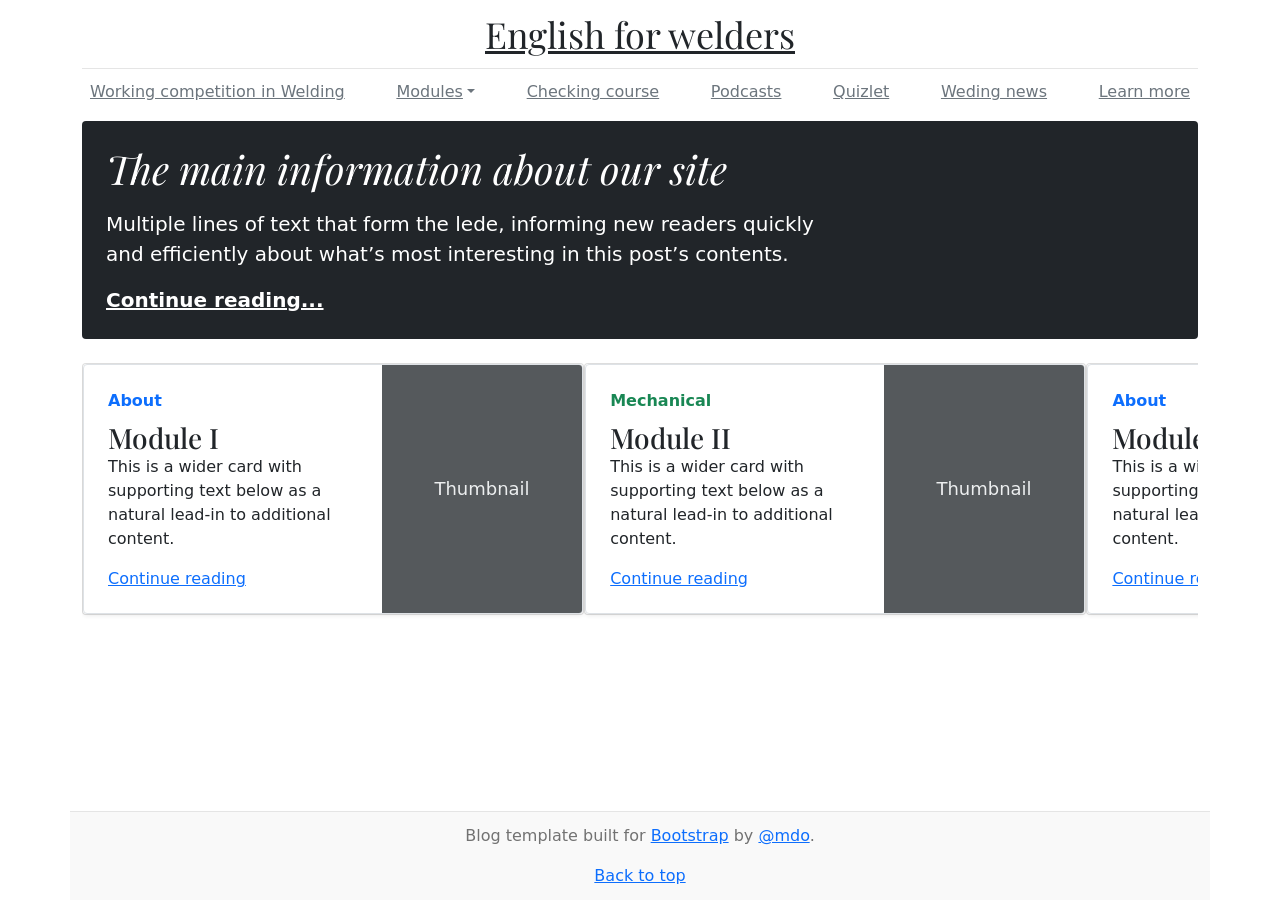
<file: blog/index.html>
<!doctype html>
<html lang="en">
  <head>
    <meta charset="utf-8">
    <meta name="viewport" content="width=device-width, initial-scale=1">
    <meta name="description" content="">
    <meta name="author" content="Mark Otto, Jacob Thornton, and Bootstrap contributors">
    <meta name="generator" content="Hugo 0.84.0">
    <title>English for welders</title>

    <link rel="canonical" href="https://getbootstrap.com/docs/5.0/examples/blog/">

    <!-- Bootstrap core CSS -->
    <link href="../assets/dist/css/bootstrap.min.css" rel="stylesheet">
<style>
  .bd-placeholder-img {
    font-size: 1.125rem;
    text-anchor: middle;
    -webkit-user-select: none;
    -moz-user-select: none;
    user-select: none;
  }

  @media (min-width: 768px) {
    .bd-placeholder-img-lg {
      font-size: 3.5rem;
    }
  }

  #dropdown01 {
    text-decoration: underline;
    font-size: 1rem;
  }

  .dropdown-menu {
    min-width: auto;
  }

  .scrollbar-div::-webkit-scrollbar {
    width: 3px;
    height: 10px;
    border-radius: 5px;
    background-color: #e9e9e9;
  }

  .scrollbar-div::-webkit-scrollbar-thumb {
    background-color: #223c50;
    border-radius: 5px;
  }

html,
body {
  height: 100%;
}

body {
  display: flex;
  flex-direction: column;
}

.container2 {
  flex: 1 0 auto;
}

footer {
  flex: 0 0 auto;
}

</style>
    <link href="https://fonts.googleapis.com/css?family=Playfair&#43;Display:700,900&amp;display=swap" rel="stylesheet">
    <!-- Custom styles for this template -->
    <link href="blog.css" rel="stylesheet">
  </head>
  <body>

    <script>
      if ("import" in document.createElement("link")) {
  // Этот браузер поддерживает HTML5 Imports.
  console.log("work")
}else{
  console.log("isn't work")
}
    </script>

<link rel="import" href="hello.html">

    
<div class="container">
  
  <header class="blog-header py-3">
    <div class="row flex-nowrap justify-content-between align-items-center">
      <div class="col-4 pt-1">
      </div>
      <div class="col-4 text-center">
        <a class="blog-header-logo text-dark" href="index.html">English for welders</a>
      </div>
      <div class="col-4 d-flex justify-content-end align-items-center">
      </div>
    </div>
  </header>

  <div class="nav-scroller py-1 mb-2">
    <nav class="nav justify-content-between">
      <a class="p-2 link-secondary" href="#">Working competition in Welding</a>
      <a class="nav-link dropdown-toggle link-secondary p-2" href="#" id="dropdown01" data-bs-toggle="dropdown" aria-expanded="false">Modules</a>
        <ul class="dropdown-menu scrollable-menu px-2" id="myDropDown" role="menu">
          <li><a class="link-secondary" href="module-1.html">Module I</a></li>
          <li><a class="link-secondary" href="#">Module II</a></li>
          <li><a class="link-secondary" href="#">Module III</a></li>
          <li><a class="link-secondary" href="#">Module IV</a></li>
       </ul>
      <a class="p-2 link-secondary" href="#">Checking course</a>
      <a class="p-2 link-secondary" href="#">Podcasts</a>
      <a class="p-2 link-secondary" href="#">Quizlet</a>
      <a class="p-2 link-secondary" href="#">Weding news</a>
      <a class="p-2 link-secondary" href="#">Learn more</a>
    </nav>
  </div>
  
  <nav class="navbar navbar-expand-sm navbar-light " aria-label="Third navbar example" hidden>
    <div class="container-fluid">
      <a class="navbar-brand link-secondary" href="#">Expand at sm</a>
      <button class="navbar-toggler" type="button" data-bs-toggle="collapse" data-bs-target="#navbarsExample03" aria-controls="navbarsExample03" aria-expanded="false" aria-label="Toggle navigation">
        <span class="navbar-toggler-icon"></span>
      </button>

      <div class="collapse navbar-collapse" id="navbarsExample03">
        <ul class="navbar-nav me-auto mb-2 mb-sm-0">
          <li class="nav-item">
            <a class="nav-link active link-secondary" aria-current="page" href="#">Home</a>
          </li>
          <li class="nav-item">
            <a class="nav-link link-secondary" href="#">Link</a>
          </li>
          <li class="nav-item dropdown">
            <a class="nav-link dropdown-toggle link-secondary" href="#" id="dropdown03" data-bs-toggle="dropdown" aria-expanded="false">Dropdown</a>
            <ul class="dropdown-menu" aria-labelledby="dropdown03">
              <li><a class="dropdown-item" href="#">Action</a></li>
              <li><a class="dropdown-item" href="#">Another action</a></li>
              <li><a class="dropdown-item" href="#">Something else here</a></li>
            </ul>
          </li>
        </ul>
      </div>
    </div>
  </nav>

</div>

<main class="container container2">
  <div class="p-4  mb-4 text-white rounded bg-dark" >
    <div class="col-md-8 px-0">
      <h1 class="display-6 fst-italic">The main information about our site</h1>
      <p class="lead my-3">Multiple lines of text that form the lede, informing new readers quickly and efficiently about what’s most interesting in this post’s contents.</p>
      <p class="lead mb-0"><a href="#" class="text-white fw-bold">Continue reading...</a></p>
    </div>
  </div>

  <div class="d-flex flex-row flex-nowrap overflow-auto scrollbar-div pb-1">
      <div class="card card-block mr-2" style="min-width: 45%;">
        <div class="row g-0 border rounded overflow-hidden flex-md-row shadow-sm h-md-250 position-relative">
          <div class="col p-4 d-flex flex-column position-static">
            <strong class="d-inline-block mb-2 text-primary">About</strong>
            <h3 class="mb-0">Module I</h3>
            <p class="card-text mb-auto">This is a wider card with supporting text below as a natural lead-in to additional content.</p>
            <a href="module-1.html" class="stretched-link">Continue reading</a>
          </div>
          <div class="col-auto d-none d-lg-block">
            <svg class="bd-placeholder-img" width="200" height="250" xmlns="http://www.w3.org/2000/svg"
             role="img" aria-label="Placeholder: Thumbnail" preserveAspectRatio="xMidYMid slice" focusable="false">
             <title>Placeholder</title>
             <rect width="100%" height="100%" fill="#55595c"/><text x="50%" y="50%" fill="#eceeef" dy=".3em">Thumbnail</text></svg>
          </div>
        </div>
      </div>
      <div class="card card-block mr-2" style="min-width: 45%;">
        <div class="row g-0 border rounded overflow-hidden flex-md-row shadow-sm h-md-250 position-relative">
          <div class="col p-4 d-flex flex-column position-static">
            <strong class="d-inline-block mb-2 text-success">Mechanical</strong>
            <h3 class="mb-0">Module II</h3>
            <p class="card-text mb-auto">This is a wider card with supporting text below as a natural lead-in to additional content.</p>
            <a href="#" class="stretched-link">Continue reading</a>
          </div>
          <div class="col-auto d-none d-lg-block">
            <svg class="bd-placeholder-img" width="200" height="250" xmlns="http://www.w3.org/2000/svg"
             role="img" aria-label="Placeholder: Thumbnail" preserveAspectRatio="xMidYMid slice" focusable="false">
             <title>Placeholder</title>
             <rect width="100%" height="100%" fill="#55595c"/><text x="50%" y="50%" fill="#eceeef" dy=".3em">Thumbnail</text></svg>
          </div>
        </div>
      </div>
      <div class="card card-block mr-2" style="min-width: 45%;">
        <div class="row g-0 border rounded overflow-hidden flex-md-row shadow-sm h-md-250 position-relative">
          <div class="col p-4 d-flex flex-column position-static">
            <strong class="d-inline-block mb-2 text-primary">About</strong>
            <h3 class="mb-0">Module III</h3>
            <p class="card-text mb-auto">This is a wider card with supporting text below as a natural lead-in to additional content.</p>
            <a href="#" class="stretched-link">Continue reading</a>
          </div>
          <div class="col-auto d-none d-lg-block">
            <svg class="bd-placeholder-img" width="200" height="250" xmlns="http://www.w3.org/2000/svg"
             role="img" aria-label="Placeholder: Thumbnail" preserveAspectRatio="xMidYMid slice" focusable="false">
             <title>Placeholder</title>
             <rect width="100%" height="100%" fill="#55595c"/><text x="50%" y="50%" fill="#eceeef" dy=".3em">Thumbnail</text></svg>
          </div>
        </div>
      </div>
      <div class="card card-block mr-2" style="min-width: 45%;">
        <div class="row g-0 border rounded overflow-hidden flex-md-row shadow-sm h-md-250 position-relative">
          <div class="col p-4 d-flex flex-column position-static">
            <strong class="d-inline-block mb-2 text-primary">About</strong>
            <h3 class="mb-0">Module IV</h3>
            <p class="card-text mb-auto">This is a wider card with supporting text below as a natural lead-in to additional content.</p>
            <a href="#" class="stretched-link">Continue reading</a>
          </div>
          <div class="col-auto d-none d-lg-block">
            <svg class="bd-placeholder-img" width="200" height="250" xmlns="http://www.w3.org/2000/svg"
             role="img" aria-label="Placeholder: Thumbnail" preserveAspectRatio="xMidYMid slice" focusable="false">
             <title>Placeholder</title>
             <rect width="100%" height="100%" fill="#55595c"/><text x="50%" y="50%" fill="#eceeef" dy=".3em">Thumbnail</text></svg>
          </div>
        </div>
      </div>
 </div>

</main>

<footer class="blog-footer footer container">
  <p>Blog template built for <a href="https://getbootstrap.com/">Bootstrap</a> by <a href="https://twitter.com/mdo">@mdo</a>.</p>
  <p>
    <a href="#">Back to top</a>
  </p>
</footer>

<script src="../assets/dist/js/bootstrap.bundle.min.js"></script>
    
  </body>
</html>
</file>
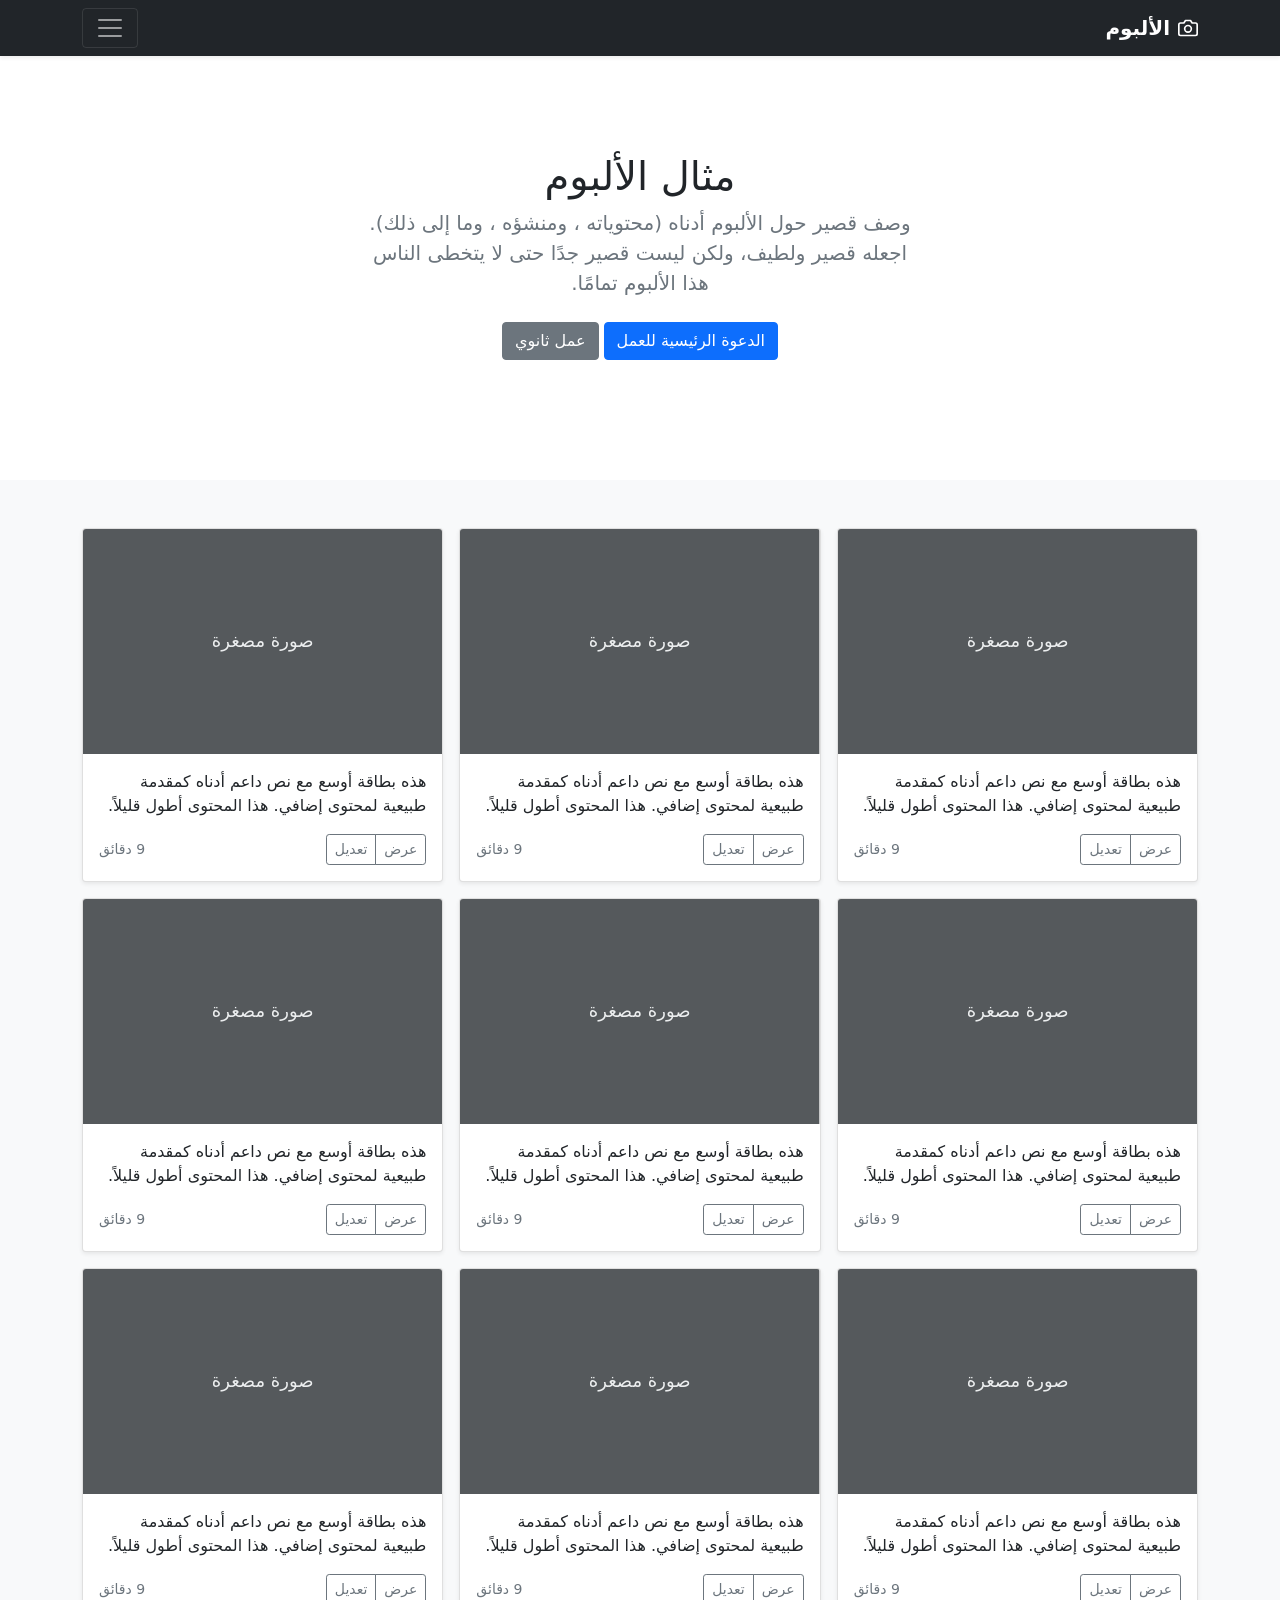
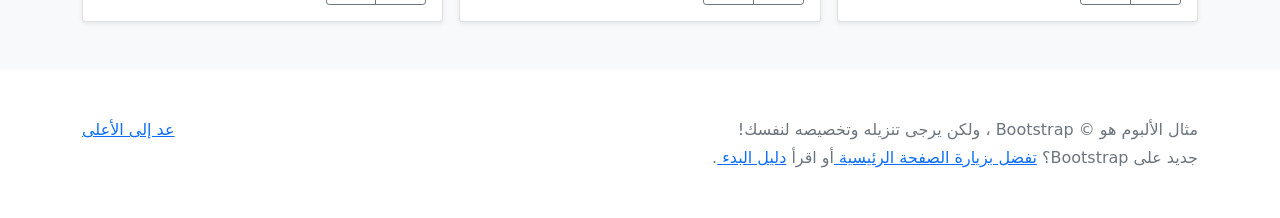
<file: bootstrap-5.0.2-examples/album-rtl/index.html>
<!doctype html>
<html lang="ar" dir="rtl">
  <head>
    <meta charset="utf-8">
    <meta name="viewport" content="width=device-width, initial-scale=1">
    <meta name="description" content="">
    <meta name="author" content="Mark Otto, Jacob Thornton, and Bootstrap contributors">
    <meta name="generator" content="Hugo 0.84.0">
    <title>مثال الألبوم · Bootstrap v5.0</title>

    <link rel="canonical" href="https://getbootstrap.com/docs/5.0/examples/album-rtl/">

    

    <!-- Bootstrap core CSS -->
<link href="../assets/dist/css/bootstrap.rtl.min.css" rel="stylesheet">

    <style>
      .bd-placeholder-img {
        font-size: 1.125rem;
        text-anchor: middle;
        -webkit-user-select: none;
        -moz-user-select: none;
        user-select: none;
      }

      @media (min-width: 768px) {
        .bd-placeholder-img-lg {
          font-size: 3.5rem;
        }
      }
    </style>

    
  </head>
  <body>
    
<header>
  <div class="collapse bg-dark" id="navbarHeader">
    <div class="container">
      <div class="row">
        <div class="col-sm-8 col-md-7 py-4">
          <h4 class="text-white">حول</h4>
          <p class="text-muted">أضف بعض المعلومات حول الألبوم، المؤلف، أو أي سياق خلفية آخر. اجعلها بضع جمل حتى يتمكن الزوار من التقاط بعض التلميحات المفيدة. ثم اربطها ببعض مواقع التواصل الاجتماعي أو معلومات الاتصال.</p>
        </div>
        <div class="col-sm-4 offset-md-1 py-4">
          <h4 class="text-white">تواصل معي</h4>
          <ul class="list-unstyled">
            <li><a href="#" class="text-white">تابعني على تويتر</a></li>
            <li><a href="#" class="text-white">شاركني الإعجاب في فيسبوك</a></li>
            <li><a href="#" class="text-white">راسلني على البريد الإلكتروني</a></li>
          </ul>
        </div>
      </div>
    </div>
  </div>
  <div class="navbar navbar-dark bg-dark shadow-sm">
    <div class="container">
      <a href="#" class="navbar-brand d-flex align-items-center">
        <svg xmlns="http://www.w3.org/2000/svg" width="20" height="20" fill="none" stroke="currentColor" stroke-linecap="round" stroke-linejoin="round" stroke-width="2" aria-hidden="true" class="me-2" viewBox="0 0 24 24"><path d="M23 19a2 2 0 0 1-2 2H3a2 2 0 0 1-2-2V8a2 2 0 0 1 2-2h4l2-3h6l2 3h4a2 2 0 0 1 2 2z"/><circle cx="12" cy="13" r="4"/></svg>
        <strong>الألبوم</strong>
      </a>
      <button class="navbar-toggler" type="button" data-bs-toggle="collapse" data-bs-target="#navbarHeader" aria-controls="navbarHeader" aria-expanded="false" aria-label="تبديل التنقل">
        <span class="navbar-toggler-icon"></span>
      </button>
    </div>
  </div>
</header>

<main>

  <section class="py-5 text-center container">
    <div class="row py-lg-5">
      <div class="col-lg-6 col-md-8 mx-auto">
        <h1 class="fw-light">مثال الألبوم</h1>
        <p class="lead text-muted">وصف قصير حول الألبوم أدناه (محتوياته ، ومنشؤه ، وما إلى ذلك). اجعله قصير ولطيف، ولكن ليست قصير جدًا حتى لا يتخطى الناس هذا الألبوم تمامًا.</p>
        <p>
          <a href="#" class="btn btn-primary my-2">الدعوة الرئيسية للعمل</a>
          <a href="#" class="btn btn-secondary my-2">عمل ثانوي</a>
        </p>
      </div>
    </div>
  </section>

  <div class="album py-5 bg-light">
    <div class="container">

      <div class="row row-cols-1 row-cols-sm-2 row-cols-md-3 g-3">
        <div class="col">
          <div class="card shadow-sm">
            <svg class="bd-placeholder-img card-img-top" width="100%" height="225" xmlns="http://www.w3.org/2000/svg" role="img" aria-label="Placeholder: صورة مصغرة" preserveAspectRatio="xMidYMid slice" focusable="false"><title>Placeholder</title><rect width="100%" height="100%" fill="#55595c"/><text x="50%" y="50%" fill="#eceeef" dy=".3em">صورة مصغرة</text></svg>

            <div class="card-body">
              <p class="card-text">هذه بطاقة أوسع مع نص داعم أدناه كمقدمة طبيعية لمحتوى إضافي. هذا المحتوى أطول قليلاً.</p>
              <div class="d-flex justify-content-between align-items-center">
                <div class="btn-group">
                  <button type="button" class="btn btn-sm btn-outline-secondary">عرض</button>
                  <button type="button" class="btn btn-sm btn-outline-secondary">تعديل</button>
                </div>
                <small class="text-muted">9 دقائق</small>
              </div>
            </div>
          </div>
        </div>
        <div class="col">
          <div class="card shadow-sm">
            <svg class="bd-placeholder-img card-img-top" width="100%" height="225" xmlns="http://www.w3.org/2000/svg" role="img" aria-label="Placeholder: صورة مصغرة" preserveAspectRatio="xMidYMid slice" focusable="false"><title>Placeholder</title><rect width="100%" height="100%" fill="#55595c"/><text x="50%" y="50%" fill="#eceeef" dy=".3em">صورة مصغرة</text></svg>

            <div class="card-body">
              <p class="card-text">هذه بطاقة أوسع مع نص داعم أدناه كمقدمة طبيعية لمحتوى إضافي. هذا المحتوى أطول قليلاً.</p>
              <div class="d-flex justify-content-between align-items-center">
                <div class="btn-group">
                  <button type="button" class="btn btn-sm btn-outline-secondary">عرض</button>
                  <button type="button" class="btn btn-sm btn-outline-secondary">تعديل</button>
                </div>
                <small class="text-muted">9 دقائق</small>
              </div>
            </div>
          </div>
        </div>
        <div class="col">
          <div class="card shadow-sm">
            <svg class="bd-placeholder-img card-img-top" width="100%" height="225" xmlns="http://www.w3.org/2000/svg" role="img" aria-label="Placeholder: صورة مصغرة" preserveAspectRatio="xMidYMid slice" focusable="false"><title>Placeholder</title><rect width="100%" height="100%" fill="#55595c"/><text x="50%" y="50%" fill="#eceeef" dy=".3em">صورة مصغرة</text></svg>

            <div class="card-body">
              <p class="card-text">هذه بطاقة أوسع مع نص داعم أدناه كمقدمة طبيعية لمحتوى إضافي. هذا المحتوى أطول قليلاً.</p>
              <div class="d-flex justify-content-between align-items-center">
                <div class="btn-group">
                  <button type="button" class="btn btn-sm btn-outline-secondary">عرض</button>
                  <button type="button" class="btn btn-sm btn-outline-secondary">تعديل</button>
                </div>
                <small class="text-muted">9 دقائق</small>
              </div>
            </div>
          </div>
        </div>

        <div class="col">
          <div class="card shadow-sm">
            <svg class="bd-placeholder-img card-img-top" width="100%" height="225" xmlns="http://www.w3.org/2000/svg" role="img" aria-label="Placeholder: صورة مصغرة" preserveAspectRatio="xMidYMid slice" focusable="false"><title>Placeholder</title><rect width="100%" height="100%" fill="#55595c"/><text x="50%" y="50%" fill="#eceeef" dy=".3em">صورة مصغرة</text></svg>

            <div class="card-body">
              <p class="card-text">هذه بطاقة أوسع مع نص داعم أدناه كمقدمة طبيعية لمحتوى إضافي. هذا المحتوى أطول قليلاً.</p>
              <div class="d-flex justify-content-between align-items-center">
                <div class="btn-group">
                  <button type="button" class="btn btn-sm btn-outline-secondary">عرض</button>
                  <button type="button" class="btn btn-sm btn-outline-secondary">تعديل</button>
                </div>
                <small class="text-muted">9 دقائق</small>
              </div>
            </div>
          </div>
        </div>
        <div class="col">
          <div class="card shadow-sm">
            <svg class="bd-placeholder-img card-img-top" width="100%" height="225" xmlns="http://www.w3.org/2000/svg" role="img" aria-label="Placeholder: صورة مصغرة" preserveAspectRatio="xMidYMid slice" focusable="false"><title>Placeholder</title><rect width="100%" height="100%" fill="#55595c"/><text x="50%" y="50%" fill="#eceeef" dy=".3em">صورة مصغرة</text></svg>

            <div class="card-body">
              <p class="card-text">هذه بطاقة أوسع مع نص داعم أدناه كمقدمة طبيعية لمحتوى إضافي. هذا المحتوى أطول قليلاً.</p>
              <div class="d-flex justify-content-between align-items-center">
                <div class="btn-group">
                  <button type="button" class="btn btn-sm btn-outline-secondary">عرض</button>
                  <button type="button" class="btn btn-sm btn-outline-secondary">تعديل</button>
                </div>
                <small class="text-muted">9 دقائق</small>
              </div>
            </div>
          </div>
        </div>
        <div class="col">
          <div class="card shadow-sm">
            <svg class="bd-placeholder-img card-img-top" width="100%" height="225" xmlns="http://www.w3.org/2000/svg" role="img" aria-label="Placeholder: صورة مصغرة" preserveAspectRatio="xMidYMid slice" focusable="false"><title>Placeholder</title><rect width="100%" height="100%" fill="#55595c"/><text x="50%" y="50%" fill="#eceeef" dy=".3em">صورة مصغرة</text></svg>

            <div class="card-body">
              <p class="card-text">هذه بطاقة أوسع مع نص داعم أدناه كمقدمة طبيعية لمحتوى إضافي. هذا المحتوى أطول قليلاً.</p>
              <div class="d-flex justify-content-between align-items-center">
                <div class="btn-group">
                  <button type="button" class="btn btn-sm btn-outline-secondary">عرض</button>
                  <button type="button" class="btn btn-sm btn-outline-secondary">تعديل</button>
                </div>
                <small class="text-muted">9 دقائق</small>
              </div>
            </div>
          </div>
        </div>

        <div class="col">
          <div class="card shadow-sm">
            <svg class="bd-placeholder-img card-img-top" width="100%" height="225" xmlns="http://www.w3.org/2000/svg" role="img" aria-label="Placeholder: صورة مصغرة" preserveAspectRatio="xMidYMid slice" focusable="false"><title>Placeholder</title><rect width="100%" height="100%" fill="#55595c"/><text x="50%" y="50%" fill="#eceeef" dy=".3em">صورة مصغرة</text></svg>

            <div class="card-body">
              <p class="card-text">هذه بطاقة أوسع مع نص داعم أدناه كمقدمة طبيعية لمحتوى إضافي. هذا المحتوى أطول قليلاً.</p>
              <div class="d-flex justify-content-between align-items-center">
                <div class="btn-group">
                  <button type="button" class="btn btn-sm btn-outline-secondary">عرض</button>
                  <button type="button" class="btn btn-sm btn-outline-secondary">تعديل</button>
                </div>
                <small class="text-muted">9 دقائق</small>
              </div>
            </div>
          </div>
        </div>
        <div class="col">
          <div class="card shadow-sm">
            <svg class="bd-placeholder-img card-img-top" width="100%" height="225" xmlns="http://www.w3.org/2000/svg" role="img" aria-label="Placeholder: صورة مصغرة" preserveAspectRatio="xMidYMid slice" focusable="false"><title>Placeholder</title><rect width="100%" height="100%" fill="#55595c"/><text x="50%" y="50%" fill="#eceeef" dy=".3em">صورة مصغرة</text></svg>

            <div class="card-body">
              <p class="card-text">هذه بطاقة أوسع مع نص داعم أدناه كمقدمة طبيعية لمحتوى إضافي. هذا المحتوى أطول قليلاً.</p>
              <div class="d-flex justify-content-between align-items-center">
                <div class="btn-group">
                  <button type="button" class="btn btn-sm btn-outline-secondary">عرض</button>
                  <button type="button" class="btn btn-sm btn-outline-secondary">تعديل</button>
                </div>
                <small class="text-muted">9 دقائق</small>
              </div>
            </div>
          </div>
        </div>
        <div class="col">
          <div class="card shadow-sm">
            <svg class="bd-placeholder-img card-img-top" width="100%" height="225" xmlns="http://www.w3.org/2000/svg" role="img" aria-label="Placeholder: صورة مصغرة" preserveAspectRatio="xMidYMid slice" focusable="false"><title>Placeholder</title><rect width="100%" height="100%" fill="#55595c"/><text x="50%" y="50%" fill="#eceeef" dy=".3em">صورة مصغرة</text></svg>

            <div class="card-body">
              <p class="card-text">هذه بطاقة أوسع مع نص داعم أدناه كمقدمة طبيعية لمحتوى إضافي. هذا المحتوى أطول قليلاً.</p>
              <div class="d-flex justify-content-between align-items-center">
                <div class="btn-group">
                  <button type="button" class="btn btn-sm btn-outline-secondary">عرض</button>
                  <button type="button" class="btn btn-sm btn-outline-secondary">تعديل</button>
                </div>
                <small class="text-muted">9 دقائق</small>
              </div>
            </div>
          </div>
        </div>
      </div>
    </div>
  </div>

</main>

<footer class="text-muted py-5">
  <div class="container">
    <p class="float-end mb-1">
      <a href="#">عد إلى الأعلى</a>
    </p>
    <p class="mb-1">مثال الألبوم هو © Bootstrap ، ولكن يرجى تنزيله وتخصيصه لنفسك!</p>
    <p class="mb-0">جديد على Bootstrap؟ <a href="/"> تفضل بزيارة الصفحة الرئيسية </a> أو اقرأ <a href="../getting-started/introduction/ "> دليل البدء </a>.</p>
  </div>
</footer>


    <script src="../assets/dist/js/bootstrap.bundle.min.js"></script>

      
  </body>
</html>
</file>
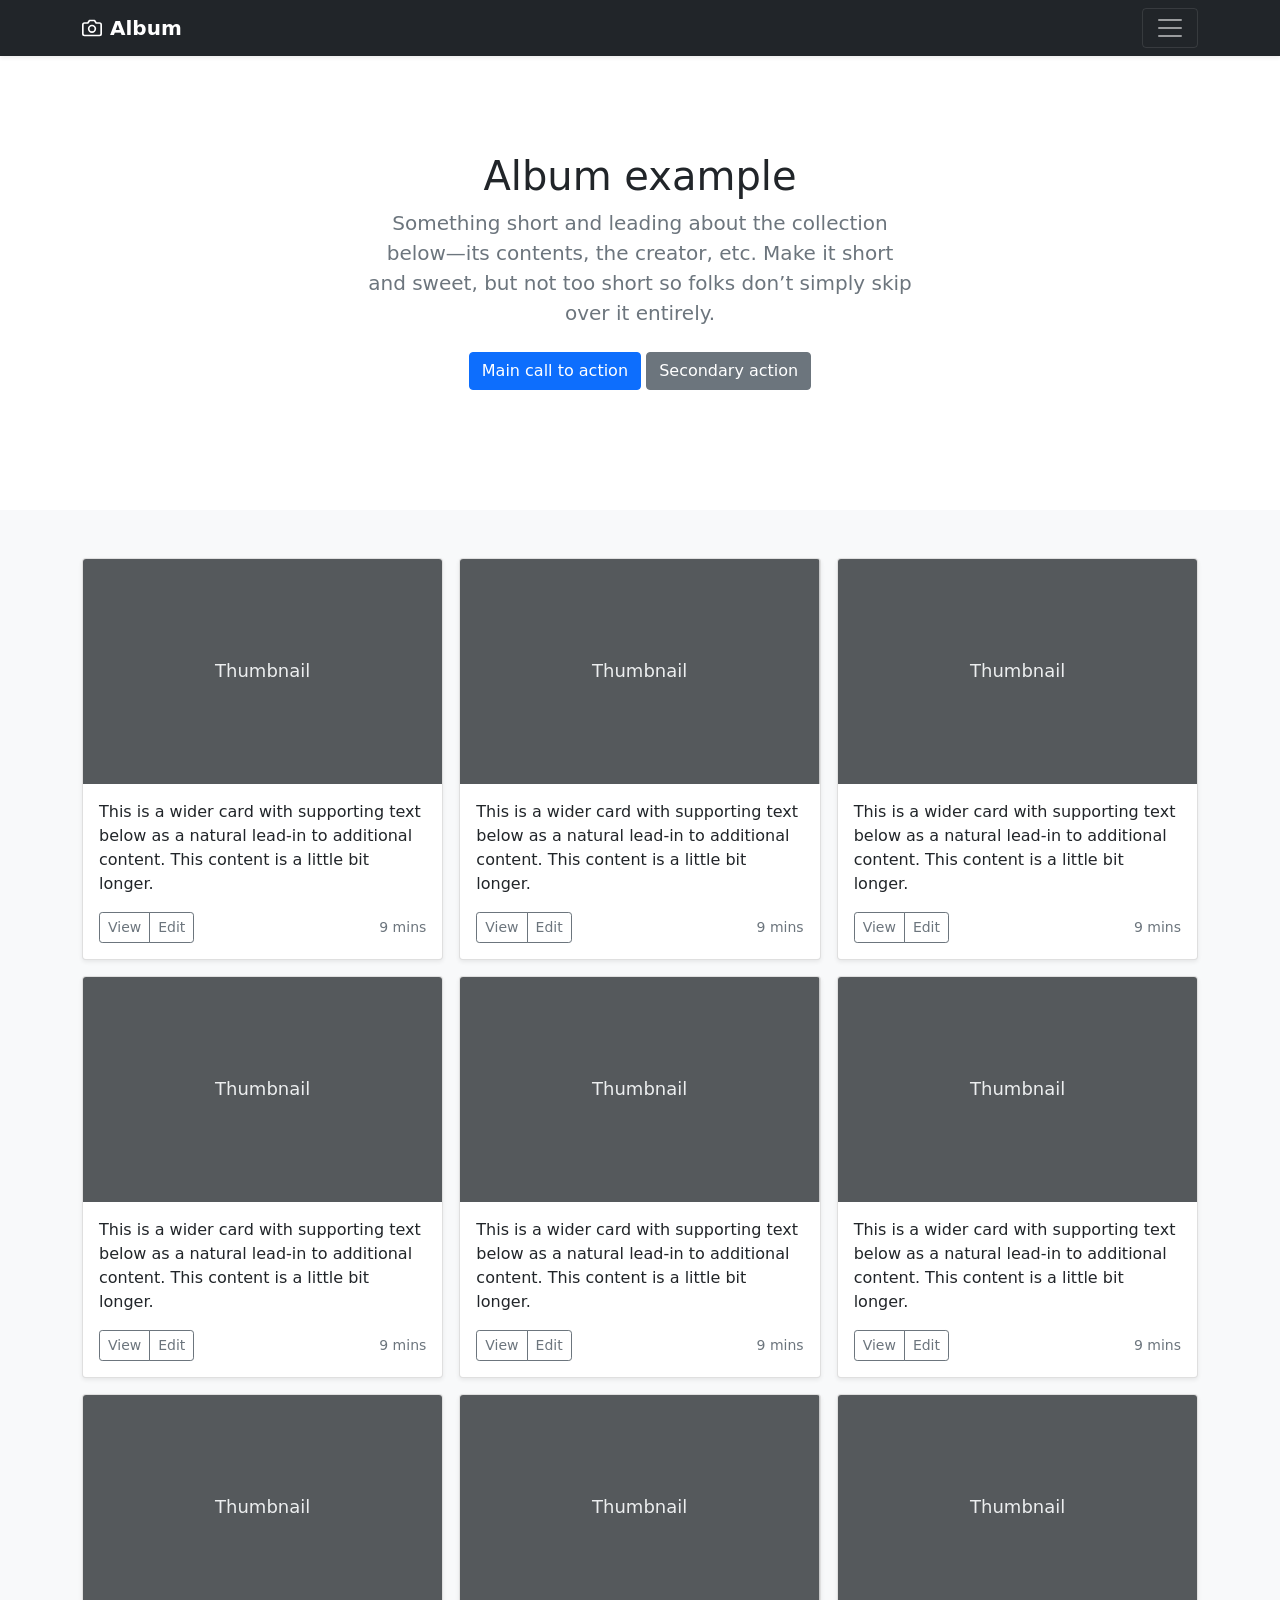
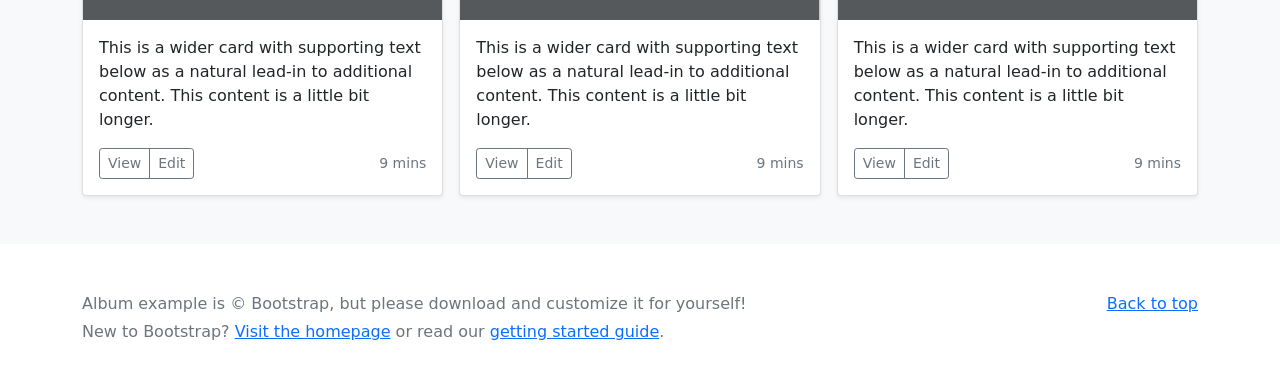
<file: bootstrap-5.0.2-examples/album/index.html>
<!doctype html>
<html lang="en">
  <head>
    <meta charset="utf-8">
    <meta name="viewport" content="width=device-width, initial-scale=1">
    <meta name="description" content="">
    <meta name="author" content="Mark Otto, Jacob Thornton, and Bootstrap contributors">
    <meta name="generator" content="Hugo 0.84.0">
    <title>Album example · Bootstrap v5.0</title>

    <link rel="canonical" href="https://getbootstrap.com/docs/5.0/examples/album/">

    

    <!-- Bootstrap core CSS -->
<link href="../assets/dist/css/bootstrap.min.css" rel="stylesheet">

    <style>
      .bd-placeholder-img {
        font-size: 1.125rem;
        text-anchor: middle;
        -webkit-user-select: none;
        -moz-user-select: none;
        user-select: none;
      }

      @media (min-width: 768px) {
        .bd-placeholder-img-lg {
          font-size: 3.5rem;
        }
      }
    </style>

    
  </head>
  <body>
    
<header>
  <div class="collapse bg-dark" id="navbarHeader">
    <div class="container">
      <div class="row">
        <div class="col-sm-8 col-md-7 py-4">
          <h4 class="text-white">About</h4>
          <p class="text-muted">Add some information about the album below, the author, or any other background context. Make it a few sentences long so folks can pick up some informative tidbits. Then, link them off to some social networking sites or contact information.</p>
        </div>
        <div class="col-sm-4 offset-md-1 py-4">
          <h4 class="text-white">Contact</h4>
          <ul class="list-unstyled">
            <li><a href="#" class="text-white">Follow on Twitter</a></li>
            <li><a href="#" class="text-white">Like on Facebook</a></li>
            <li><a href="#" class="text-white">Email me</a></li>
          </ul>
        </div>
      </div>
    </div>
  </div>
  <div class="navbar navbar-dark bg-dark shadow-sm">
    <div class="container">
      <a href="#" class="navbar-brand d-flex align-items-center">
        <svg xmlns="http://www.w3.org/2000/svg" width="20" height="20" fill="none" stroke="currentColor" stroke-linecap="round" stroke-linejoin="round" stroke-width="2" aria-hidden="true" class="me-2" viewBox="0 0 24 24"><path d="M23 19a2 2 0 0 1-2 2H3a2 2 0 0 1-2-2V8a2 2 0 0 1 2-2h4l2-3h6l2 3h4a2 2 0 0 1 2 2z"/><circle cx="12" cy="13" r="4"/></svg>
        <strong>Album</strong>
      </a>
      <button class="navbar-toggler" type="button" data-bs-toggle="collapse" data-bs-target="#navbarHeader" aria-controls="navbarHeader" aria-expanded="false" aria-label="Toggle navigation">
        <span class="navbar-toggler-icon"></span>
      </button>
    </div>
  </div>
</header>

<main>

  <section class="py-5 text-center container">
    <div class="row py-lg-5">
      <div class="col-lg-6 col-md-8 mx-auto">
        <h1 class="fw-light">Album example</h1>
        <p class="lead text-muted">Something short and leading about the collection below—its contents, the creator, etc. Make it short and sweet, but not too short so folks don’t simply skip over it entirely.</p>
        <p>
          <a href="#" class="btn btn-primary my-2">Main call to action</a>
          <a href="#" class="btn btn-secondary my-2">Secondary action</a>
        </p>
      </div>
    </div>
  </section>

  <div class="album py-5 bg-light">
    <div class="container">

      <div class="row row-cols-1 row-cols-sm-2 row-cols-md-3 g-3">
        <div class="col">
          <div class="card shadow-sm">
            <svg class="bd-placeholder-img card-img-top" width="100%" height="225" xmlns="http://www.w3.org/2000/svg" role="img" aria-label="Placeholder: Thumbnail" preserveAspectRatio="xMidYMid slice" focusable="false"><title>Placeholder</title><rect width="100%" height="100%" fill="#55595c"/><text x="50%" y="50%" fill="#eceeef" dy=".3em">Thumbnail</text></svg>

            <div class="card-body">
              <p class="card-text">This is a wider card with supporting text below as a natural lead-in to additional content. This content is a little bit longer.</p>
              <div class="d-flex justify-content-between align-items-center">
                <div class="btn-group">
                  <button type="button" class="btn btn-sm btn-outline-secondary">View</button>
                  <button type="button" class="btn btn-sm btn-outline-secondary">Edit</button>
                </div>
                <small class="text-muted">9 mins</small>
              </div>
            </div>
          </div>
        </div>
        <div class="col">
          <div class="card shadow-sm">
            <svg class="bd-placeholder-img card-img-top" width="100%" height="225" xmlns="http://www.w3.org/2000/svg" role="img" aria-label="Placeholder: Thumbnail" preserveAspectRatio="xMidYMid slice" focusable="false"><title>Placeholder</title><rect width="100%" height="100%" fill="#55595c"/><text x="50%" y="50%" fill="#eceeef" dy=".3em">Thumbnail</text></svg>

            <div class="card-body">
              <p class="card-text">This is a wider card with supporting text below as a natural lead-in to additional content. This content is a little bit longer.</p>
              <div class="d-flex justify-content-between align-items-center">
                <div class="btn-group">
                  <button type="button" class="btn btn-sm btn-outline-secondary">View</button>
                  <button type="button" class="btn btn-sm btn-outline-secondary">Edit</button>
                </div>
                <small class="text-muted">9 mins</small>
              </div>
            </div>
          </div>
        </div>
        <div class="col">
          <div class="card shadow-sm">
            <svg class="bd-placeholder-img card-img-top" width="100%" height="225" xmlns="http://www.w3.org/2000/svg" role="img" aria-label="Placeholder: Thumbnail" preserveAspectRatio="xMidYMid slice" focusable="false"><title>Placeholder</title><rect width="100%" height="100%" fill="#55595c"/><text x="50%" y="50%" fill="#eceeef" dy=".3em">Thumbnail</text></svg>

            <div class="card-body">
              <p class="card-text">This is a wider card with supporting text below as a natural lead-in to additional content. This content is a little bit longer.</p>
              <div class="d-flex justify-content-between align-items-center">
                <div class="btn-group">
                  <button type="button" class="btn btn-sm btn-outline-secondary">View</button>
                  <button type="button" class="btn btn-sm btn-outline-secondary">Edit</button>
                </div>
                <small class="text-muted">9 mins</small>
              </div>
            </div>
          </div>
        </div>

        <div class="col">
          <div class="card shadow-sm">
            <svg class="bd-placeholder-img card-img-top" width="100%" height="225" xmlns="http://www.w3.org/2000/svg" role="img" aria-label="Placeholder: Thumbnail" preserveAspectRatio="xMidYMid slice" focusable="false"><title>Placeholder</title><rect width="100%" height="100%" fill="#55595c"/><text x="50%" y="50%" fill="#eceeef" dy=".3em">Thumbnail</text></svg>

            <div class="card-body">
              <p class="card-text">This is a wider card with supporting text below as a natural lead-in to additional content. This content is a little bit longer.</p>
              <div class="d-flex justify-content-between align-items-center">
                <div class="btn-group">
                  <button type="button" class="btn btn-sm btn-outline-secondary">View</button>
                  <button type="button" class="btn btn-sm btn-outline-secondary">Edit</button>
                </div>
                <small class="text-muted">9 mins</small>
              </div>
            </div>
          </div>
        </div>
        <div class="col">
          <div class="card shadow-sm">
            <svg class="bd-placeholder-img card-img-top" width="100%" height="225" xmlns="http://www.w3.org/2000/svg" role="img" aria-label="Placeholder: Thumbnail" preserveAspectRatio="xMidYMid slice" focusable="false"><title>Placeholder</title><rect width="100%" height="100%" fill="#55595c"/><text x="50%" y="50%" fill="#eceeef" dy=".3em">Thumbnail</text></svg>

            <div class="card-body">
              <p class="card-text">This is a wider card with supporting text below as a natural lead-in to additional content. This content is a little bit longer.</p>
              <div class="d-flex justify-content-between align-items-center">
                <div class="btn-group">
                  <button type="button" class="btn btn-sm btn-outline-secondary">View</button>
                  <button type="button" class="btn btn-sm btn-outline-secondary">Edit</button>
                </div>
                <small class="text-muted">9 mins</small>
              </div>
            </div>
          </div>
        </div>
        <div class="col">
          <div class="card shadow-sm">
            <svg class="bd-placeholder-img card-img-top" width="100%" height="225" xmlns="http://www.w3.org/2000/svg" role="img" aria-label="Placeholder: Thumbnail" preserveAspectRatio="xMidYMid slice" focusable="false"><title>Placeholder</title><rect width="100%" height="100%" fill="#55595c"/><text x="50%" y="50%" fill="#eceeef" dy=".3em">Thumbnail</text></svg>

            <div class="card-body">
              <p class="card-text">This is a wider card with supporting text below as a natural lead-in to additional content. This content is a little bit longer.</p>
              <div class="d-flex justify-content-between align-items-center">
                <div class="btn-group">
                  <button type="button" class="btn btn-sm btn-outline-secondary">View</button>
                  <button type="button" class="btn btn-sm btn-outline-secondary">Edit</button>
                </div>
                <small class="text-muted">9 mins</small>
              </div>
            </div>
          </div>
        </div>

        <div class="col">
          <div class="card shadow-sm">
            <svg class="bd-placeholder-img card-img-top" width="100%" height="225" xmlns="http://www.w3.org/2000/svg" role="img" aria-label="Placeholder: Thumbnail" preserveAspectRatio="xMidYMid slice" focusable="false"><title>Placeholder</title><rect width="100%" height="100%" fill="#55595c"/><text x="50%" y="50%" fill="#eceeef" dy=".3em">Thumbnail</text></svg>

            <div class="card-body">
              <p class="card-text">This is a wider card with supporting text below as a natural lead-in to additional content. This content is a little bit longer.</p>
              <div class="d-flex justify-content-between align-items-center">
                <div class="btn-group">
                  <button type="button" class="btn btn-sm btn-outline-secondary">View</button>
                  <button type="button" class="btn btn-sm btn-outline-secondary">Edit</button>
                </div>
                <small class="text-muted">9 mins</small>
              </div>
            </div>
          </div>
        </div>
        <div class="col">
          <div class="card shadow-sm">
            <svg class="bd-placeholder-img card-img-top" width="100%" height="225" xmlns="http://www.w3.org/2000/svg" role="img" aria-label="Placeholder: Thumbnail" preserveAspectRatio="xMidYMid slice" focusable="false"><title>Placeholder</title><rect width="100%" height="100%" fill="#55595c"/><text x="50%" y="50%" fill="#eceeef" dy=".3em">Thumbnail</text></svg>

            <div class="card-body">
              <p class="card-text">This is a wider card with supporting text below as a natural lead-in to additional content. This content is a little bit longer.</p>
              <div class="d-flex justify-content-between align-items-center">
                <div class="btn-group">
                  <button type="button" class="btn btn-sm btn-outline-secondary">View</button>
                  <button type="button" class="btn btn-sm btn-outline-secondary">Edit</button>
                </div>
                <small class="text-muted">9 mins</small>
              </div>
            </div>
          </div>
        </div>
        <div class="col">
          <div class="card shadow-sm">
            <svg class="bd-placeholder-img card-img-top" width="100%" height="225" xmlns="http://www.w3.org/2000/svg" role="img" aria-label="Placeholder: Thumbnail" preserveAspectRatio="xMidYMid slice" focusable="false"><title>Placeholder</title><rect width="100%" height="100%" fill="#55595c"/><text x="50%" y="50%" fill="#eceeef" dy=".3em">Thumbnail</text></svg>

            <div class="card-body">
              <p class="card-text">This is a wider card with supporting text below as a natural lead-in to additional content. This content is a little bit longer.</p>
              <div class="d-flex justify-content-between align-items-center">
                <div class="btn-group">
                  <button type="button" class="btn btn-sm btn-outline-secondary">View</button>
                  <button type="button" class="btn btn-sm btn-outline-secondary">Edit</button>
                </div>
                <small class="text-muted">9 mins</small>
              </div>
            </div>
          </div>
        </div>
      </div>
    </div>
  </div>

</main>

<footer class="text-muted py-5">
  <div class="container">
    <p class="float-end mb-1">
      <a href="#">Back to top</a>
    </p>
    <p class="mb-1">Album example is &copy; Bootstrap, but please download and customize it for yourself!</p>
    <p class="mb-0">New to Bootstrap? <a href="/">Visit the homepage</a> or read our <a href="../getting-started/introduction/">getting started guide</a>.</p>
  </div>
</footer>


    <script src="../assets/dist/js/bootstrap.bundle.min.js"></script>

      
  </body>
</html>
</file>
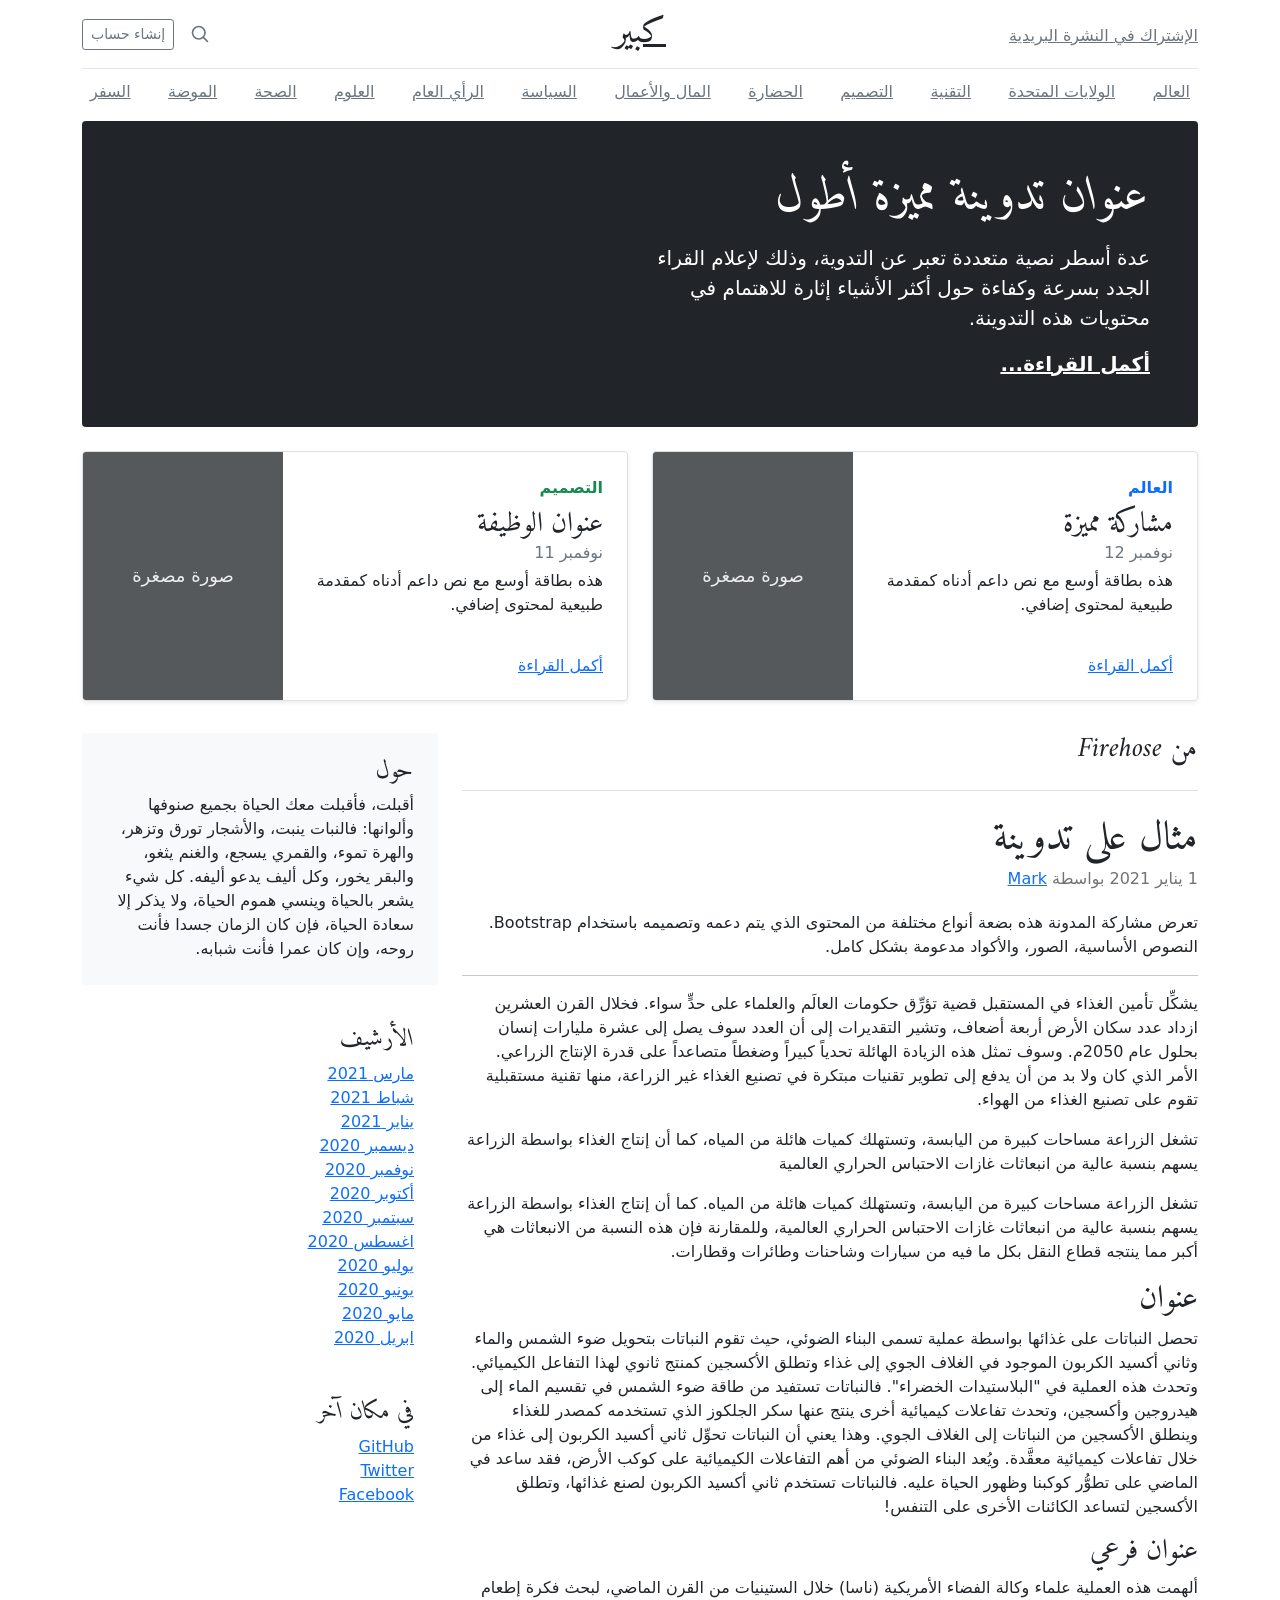
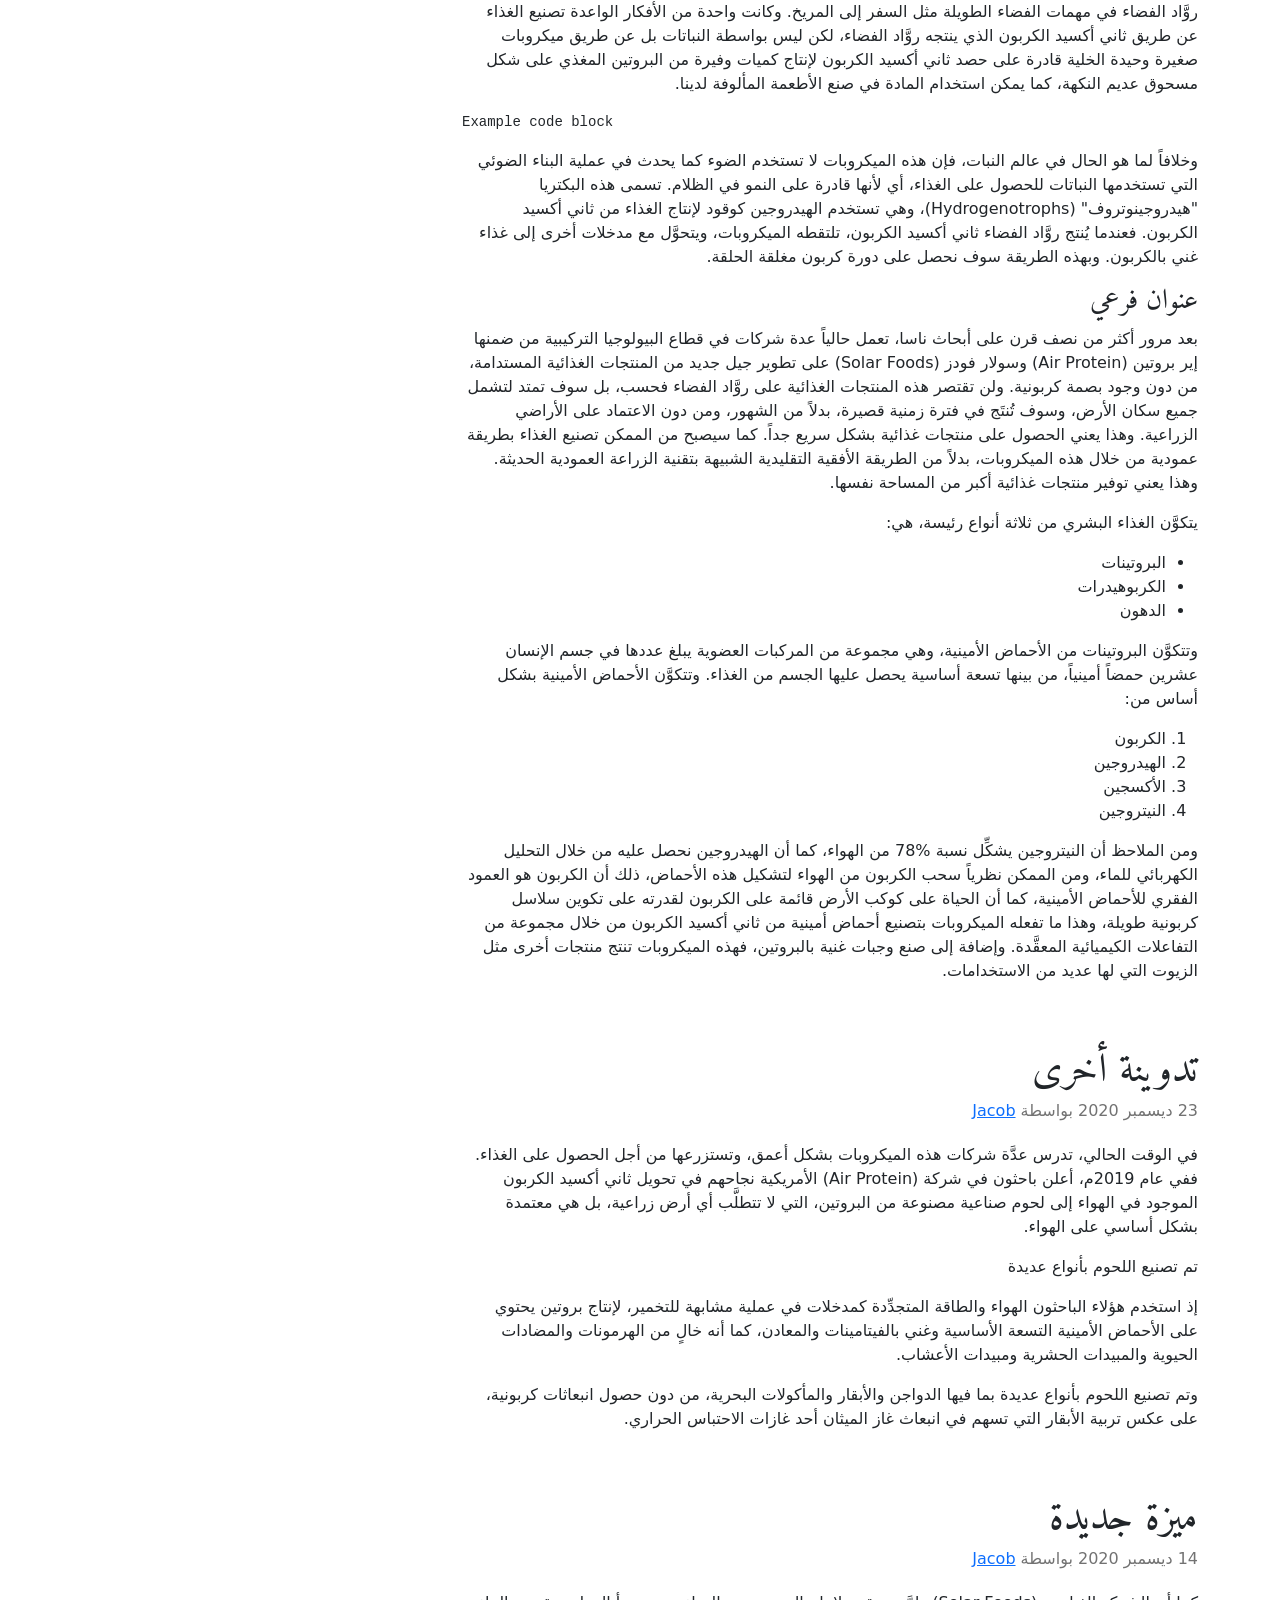
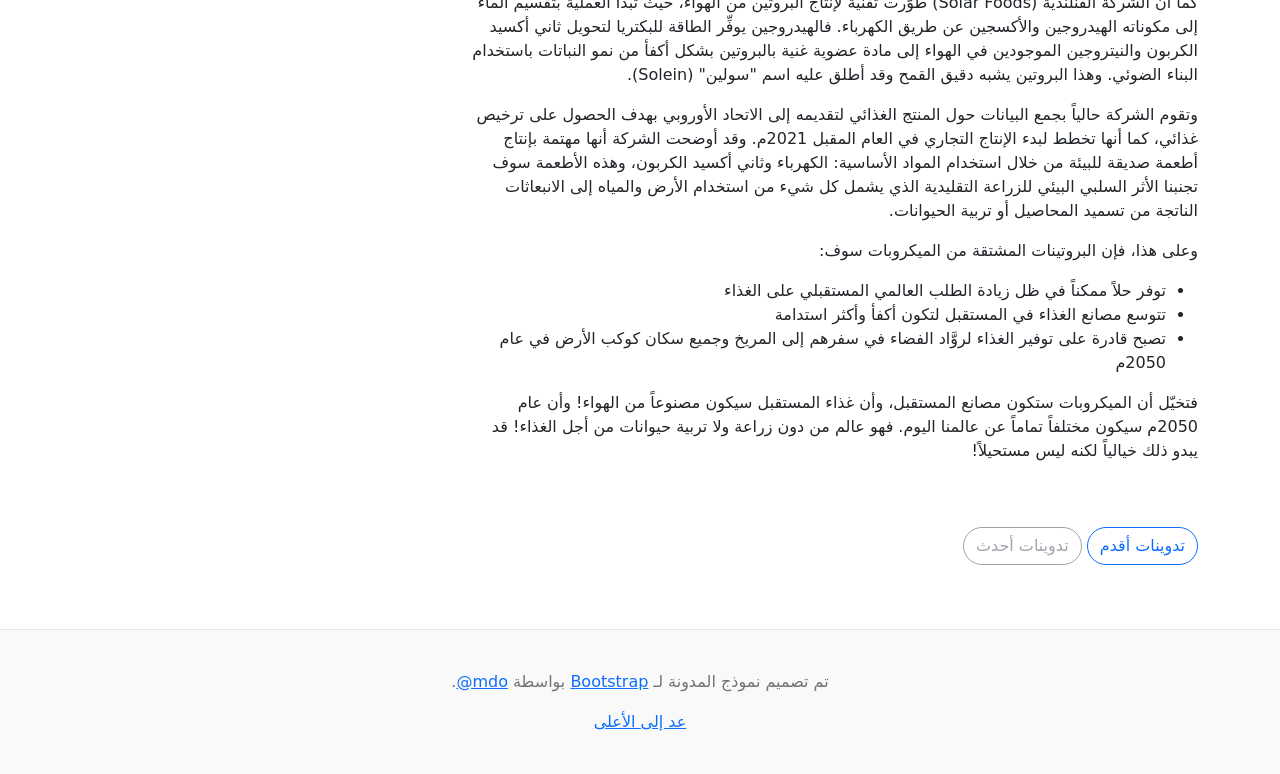
<file: bootstrap-5.0.2-examples/blog-rtl/index.html>
<!doctype html>
<html lang="ar" dir="rtl">
  <head>
    <meta charset="utf-8">
    <meta name="viewport" content="width=device-width, initial-scale=1">
    <meta name="description" content="">
    <meta name="author" content="Mark Otto, Jacob Thornton, and Bootstrap contributors">
    <meta name="generator" content="Hugo 0.84.0">
    <title>قالب المدونة · Bootstrap v5.0</title>

    <link rel="canonical" href="https://getbootstrap.com/docs/5.0/examples/blog-rtl/">

    

    <!-- Bootstrap core CSS -->
<link href="../assets/dist/css/bootstrap.rtl.min.css" rel="stylesheet">

    <style>
      .bd-placeholder-img {
        font-size: 1.125rem;
        text-anchor: middle;
        -webkit-user-select: none;
        -moz-user-select: none;
        user-select: none;
      }

      @media (min-width: 768px) {
        .bd-placeholder-img-lg {
          font-size: 3.5rem;
        }
      }
    </style>

    
    <!-- Custom styles for this template -->
    <link href="https://fonts.googleapis.com/css?family=Amiri:wght@400;700&amp;display=swap" rel="stylesheet">
    <!-- Custom styles for this template -->
    <link href="../blog/blog.rtl.css" rel="stylesheet">
  </head>
  <body>
    
<div class="container">
  <header class="blog-header py-3">
    <div class="row flex-nowrap justify-content-between align-items-center">
      <div class="col-4 pt-1">
        <a class="link-secondary" href="#">الإشتراك في النشرة البريدية</a>
      </div>
      <div class="col-4 text-center">
        <a class="blog-header-logo text-dark" href="#">كبير</a>
      </div>
      <div class="col-4 d-flex justify-content-end align-items-center">
        <a class="link-secondary" href="#" aria-label="بحث">
          <svg xmlns="http://www.w3.org/2000/svg" width="20" height="20" fill="none" stroke="currentColor" stroke-linecap="round" stroke-linejoin="round" stroke-width="2" class="mx-3" role="img" viewBox="0 0 24 24"><title>بحث</title><circle cx="10.5" cy="10.5" r="7.5"/><path d="M21 21l-5.2-5.2"/></svg>
        </a>
        <a class="btn btn-sm btn-outline-secondary" href="#">إنشاء حساب</a>
      </div>
    </div>
  </header>

  <div class="nav-scroller py-1 mb-2">
    <nav class="nav d-flex justify-content-between">
      <a class="p-2 link-secondary" href="#">العالم</a>
      <a class="p-2 link-secondary" href="#">الولايات المتحدة</a>
      <a class="p-2 link-secondary" href="#">التقنية</a>
      <a class="p-2 link-secondary" href="#">التصميم</a>
      <a class="p-2 link-secondary" href="#">الحضارة</a>
      <a class="p-2 link-secondary" href="#">المال والأعمال</a>
      <a class="p-2 link-secondary" href="#">السياسة</a>
      <a class="p-2 link-secondary" href="#">الرأي العام</a>
      <a class="p-2 link-secondary" href="#">العلوم</a>
      <a class="p-2 link-secondary" href="#">الصحة</a>
      <a class="p-2 link-secondary" href="#">الموضة</a>
      <a class="p-2 link-secondary" href="#">السفر</a>
    </nav>
  </div>
</div>

<main class="container">
  <div class="p-4 p-md-5 mb-4 text-white rounded bg-dark">
    <div class="col-md-6 px-0">
      <h1 class="display-4 fst-italic">عنوان تدوينة مميزة أطول</h1>
      <p class="lead my-3">عدة أسطر نصية متعددة تعبر عن التدوية، وذلك لإعلام القراء الجدد بسرعة وكفاءة حول أكثر الأشياء إثارة للاهتمام في محتويات هذه التدوينة.</p>
      <p class="lead mb-0"><a href="#" class="text-white fw-bold">أكمل القراءة...</a></p>
    </div>
  </div>

  <div class="row mb-2">
    <div class="col-md-6">
      <div class="row g-0 border rounded overflow-hidden flex-md-row mb-4 shadow-sm h-md-250 position-relative">
        <div class="col p-4 d-flex flex-column position-static">
          <strong class="d-inline-block mb-2 text-primary">العالم</strong>
          <h3 class="mb-0">مشاركة مميزة</h3>
          <div class="mb-1 text-muted">نوفمبر 12</div>
          <p class="card-text mb-auto">هذه بطاقة أوسع مع نص داعم أدناه كمقدمة طبيعية لمحتوى إضافي.</p>
          <a href="#" class="stretched-link">أكمل القراءة</a>
        </div>
        <div class="col-auto d-none d-lg-block">
          <svg class="bd-placeholder-img" width="200" height="250" xmlns="http://www.w3.org/2000/svg" role="img" aria-label="Placeholder: صورة مصغرة" preserveAspectRatio="xMidYMid slice" focusable="false"><title>Placeholder</title><rect width="100%" height="100%" fill="#55595c"/><text x="50%" y="50%" fill="#eceeef" dy=".3em">صورة مصغرة</text></svg>

        </div>
      </div>
    </div>
    <div class="col-md-6">
      <div class="row g-0 border rounded overflow-hidden flex-md-row mb-4 shadow-sm h-md-250 position-relative">
        <div class="col p-4 d-flex flex-column position-static">
          <strong class="d-inline-block mb-2 text-success">التصميم</strong>
          <h3 class="mb-0">عنوان الوظيفة</h3>
          <div class="mb-1 text-muted">نوفمبر 11</div>
          <p class="mb-auto">هذه بطاقة أوسع مع نص داعم أدناه كمقدمة طبيعية لمحتوى إضافي.</p>
          <a href="#" class="stretched-link">أكمل القراءة</a>
        </div>
        <div class="col-auto d-none d-lg-block">
          <svg class="bd-placeholder-img" width="200" height="250" xmlns="http://www.w3.org/2000/svg" role="img" aria-label="Placeholder: صورة مصغرة" preserveAspectRatio="xMidYMid slice" focusable="false"><title>Placeholder</title><rect width="100%" height="100%" fill="#55595c"/><text x="50%" y="50%" fill="#eceeef" dy=".3em">صورة مصغرة</text></svg>

        </div>
      </div>
    </div>
  </div>

  <div class="row">
    <div class="col-md-8">
      <h3 class="pb-4 mb-4 fst-italic border-bottom">
        من Firehose
      </h3>

      <article class="blog-post">
        <h2 class="blog-post-title">مثال على تدوينة</h2>
        <p class="blog-post-meta">1 يناير 2021 بواسطة <a href="#"> Mark </a></p>

        <p>تعرض مشاركة المدونة هذه بضعة أنواع مختلفة من المحتوى الذي يتم دعمه وتصميمه باستخدام Bootstrap. النصوص الأساسية، الصور، والأكواد مدعومة بشكل كامل.</p>
        <hr>
        <p>يشكِّل تأمين الغذاء في المستقبل قضية تؤرِّق حكومات العالَم والعلماء على حدٍّ سواء. فخلال القرن العشرين ازداد عدد سكان الأرض أربعة أضعاف، وتشير التقديرات إلى أن العدد سوف يصل إلى عشرة مليارات إنسان بحلول عام 2050م. وسوف تمثل هذه الزيادة الهائلة تحدياً كبيراً وضغطاً متصاعداً على قدرة الإنتاج الزراعي. الأمر الذي كان ولا بد من أن يدفع إلى تطوير تقنيات مبتكرة في تصنيع الغذاء غير الزراعة، منها تقنية مستقبلية تقوم على تصنيع الغذاء من الهواء.</p>
        <blockquote>
          <p>تشغل الزراعة مساحات كبيرة من اليابسة، وتستهلك كميات هائلة من المياه، كما أن إنتاج الغذاء بواسطة الزراعة يسهم بنسبة عالية من انبعاثات غازات الاحتباس الحراري العالمية</p>
        </blockquote>
        <p>تشغل الزراعة مساحات كبيرة من اليابسة، وتستهلك كميات هائلة من المياه. كما أن إنتاج الغذاء بواسطة الزراعة يسهم بنسبة عالية من انبعاثات غازات الاحتباس الحراري العالمية، وللمقارنة فإن هذه النسبة من الانبعاثات هي أكبر مما ينتجه قطاع النقل بكل ما فيه من سيارات وشاحنات وطائرات وقطارات.</p>
        <h2>عنوان</h2>
        <p>تحصل النباتات على غذائها بواسطة عملية تسمى البناء الضوئي، حيث تقوم النباتات بتحويل ضوء الشمس والماء وثاني أكسيد الكربون الموجود في الغلاف الجوي إلى غذاء وتطلق الأكسجين كمنتج ثانوي لهذا التفاعل الكيميائي. وتحدث هذه العملية في "البلاستيدات الخضراء". فالنباتات تستفيد من طاقة ضوء الشمس في تقسيم الماء إلى هيدروجين وأكسجين، وتحدث تفاعلات كيميائية أخرى ينتج عنها سكر الجلكوز الذي تستخدمه كمصدر للغذاء وينطلق الأكسجين من النباتات إلى الغلاف الجوي. وهذا يعني أن النباتات تحوِّل ثاني أكسيد الكربون إلى غذاء من خلال تفاعلات كيميائية معقَّدة. ويُعد البناء الضوئي من أهم التفاعلات الكيميائية على كوكب الأرض، فقد ساعد في الماضي على تطوُّر كوكبنا وظهور الحياة عليه. فالنباتات تستخدم ثاني أكسيد الكربون لصنع غذائها، وتطلق الأكسجين لتساعد الكائنات الأخرى على التنفس!</p>
        <h3>عنوان فرعي</h3>
        <p>ألهمت هذه العملية علماء وكالة الفضاء الأمريكية (ناسا) خلال الستينيات من القرن الماضي، لبحث فكرة إطعام روَّاد الفضاء في مهمات الفضاء الطويلة مثل السفر إلى المريخ. وكانت واحدة من الأفكار الواعدة تصنيع الغذاء عن طريق ثاني أكسيد الكربون الذي ينتجه روَّاد الفضاء، لكن ليس بواسطة النباتات بل عن طريق ميكروبات صغيرة وحيدة الخلية قادرة على حصد ثاني أكسيد الكربون لإنتاج كميات وفيرة من البروتين المغذي على شكل مسحوق عديم النكهة، كما يمكن استخدام المادة في صنع الأطعمة المألوفة لدينا.</p>
        <pre><code>Example code block</code></pre>
        <p>وخلافاً لما هو الحال في عالم النبات، فإن هذه الميكروبات لا تستخدم الضوء كما يحدث في عملية البناء الضوئي التي تستخدمها النباتات للحصول على الغذاء، أي لأنها قادرة على النمو في الظلام. تسمى هذه البكتريا "هيدروجينوتروف" (Hydrogenotrophs)، وهي تستخدم الهيدروجين كوقود لإنتاج الغذاء من ثاني أكسيد الكربون. فعندما يُنتج روَّاد الفضاء ثاني أكسيد الكربون، تلتقطه الميكروبات، ويتحوَّل مع مدخلات أخرى إلى غذاء غني بالكربون. وبهذه الطريقة سوف نحصل على دورة كربون مغلقة الحلقة.</p>
        <h3>عنوان فرعي</h3>
        <p>بعد مرور أكثر من نصف قرن على أبحاث ناسا، تعمل حالياً عدة شركات في قطاع البيولوجيا التركيبية من ضمنها إير بروتين (Air Protein) وسولار فودز (Solar Foods) على تطوير جيل جديد من المنتجات الغذائية المستدامة، من دون وجود بصمة كربونية. ولن تقتصر هذه المنتجات الغذائية على روَّاد الفضاء فحسب، بل سوف تمتد لتشمل جميع سكان الأرض، وسوف تُنتَج في فترة زمنية قصيرة، بدلاً من الشهور، ومن دون الاعتماد على الأراضي الزراعية. وهذا يعني الحصول على منتجات غذائية بشكل سريع جداً. كما سيصبح من الممكن تصنيع الغذاء بطريقة عمودية من خلال هذه الميكروبات، بدلاً من الطريقة الأفقية التقليدية الشبيهة بتقنية الزراعة العمودية الحديثة. وهذا يعني توفير منتجات غذائية أكبر من المساحة نفسها.</p>
        <p>يتكوَّن الغذاء البشري من ثلاثة أنواع رئيسة، هي:</p>
        <ul>
          <li>البروتينات</li>
          <li>الكربوهيدرات</li>
          <li>الدهون</li>
        </ul>
        <p>وتتكوَّن البروتينات من الأحماض الأمينية، وهي مجموعة من المركبات العضوية يبلغ عددها في جسم الإنسان عشرين حمضاً أمينياً، من بينها تسعة أساسية يحصل عليها الجسم من الغذاء. وتتكوَّن الأحماض الأمينية بشكل أساس من:</p>
        <ol>
          <li>الكربون</li>
          <li>الهيدروجين</li>
          <li>الأكسجين</li>
          <li>النيتروجين</li>
        </ol>
        <p>ومن الملاحظ أن النيتروجين يشكِّل نسبة %78 من الهواء، كما أن الهيدروجين نحصل عليه من خلال التحليل الكهربائي للماء، ومن الممكن نظرياً سحب الكربون من الهواء لتشكيل هذه الأحماض، ذلك أن الكربون هو العمود الفقري للأحماض الأمينية، كما أن الحياة على كوكب الأرض قائمة على الكربون لقدرته على تكوين سلاسل كربونية طويلة، وهذا ما تفعله الميكروبات بتصنيع أحماض أمينية من ثاني أكسيد الكربون من خلال مجموعة من التفاعلات الكيميائية المعقَّدة. وإضافة إلى صنع وجبات غنية بالبروتين، فهذه الميكروبات تنتج منتجات أخرى مثل الزيوت التي لها عديد من الاستخدامات.</p>
      </article>

      <article class="blog-post">
        <h2 class="blog-post-title">تدوينة أخرى</h2>
        <p class="blog-post-meta">23 ديسمبر 2020 بواسطة <a href="#">Jacob</a></p>

        <p>في الوقت الحالي، تدرس عدَّة شركات هذه الميكروبات بشكل أعمق، وتستزرعها من أجل الحصول على الغذاء. ففي عام 2019م، أعلن باحثون في شركة (Air Protein) الأمريكية نجاحهم في تحويل ثاني أكسيد الكربون الموجود في الهواء إلى لحوم صناعية مصنوعة من البروتين، التي لا تتطلَّب أي أرض زراعية، بل هي معتمدة بشكل أساسي على الهواء.</p>
        <blockquote>
          <p>تم تصنيع اللحوم بأنواع عديدة</p>
        </blockquote>
        <p>إذ استخدم هؤلاء الباحثون الهواء والطاقة المتجدِّدة كمدخلات في عملية مشابهة للتخمير، لإنتاج بروتين يحتوي على الأحماض الأمينية التسعة الأساسية وغني بالفيتامينات والمعادن، كما أنه خالٍ من الهرمونات والمضادات الحيوية والمبيدات الحشرية ومبيدات الأعشاب.</p>
        <p> وتم تصنيع اللحوم بأنواع عديدة بما فيها الدواجن والأبقار والمأكولات البحرية، من دون حصول انبعاثات كربونية، على عكس تربية الأبقار التي تسهم في انبعاث غاز الميثان أحد غازات الاحتباس الحراري.</p>
      </article>

      <article class="blog-post">
        <h2 class="blog-post-title">ميزة جديدة</h2>
        <p class="blog-post-meta">14 ديسمبر 2020 بواسطة <a href="#">Jacob</a></p>

        <p>كما أن الشركة الفنلندية (Solar Foods) طوَّرت تقنية لإنتاج البروتين من الهواء، حيث تبدأ العملية بتقسيم الماء إلى مكوناته الهيدروجين والأكسجين عن طريق الكهرباء. فالهيدروجين يوفِّر الطاقة للبكتريا لتحويل ثاني أكسيد الكربون والنيتروجين الموجودين في الهواء إلى مادة عضوية غنية بالبروتين بشكل أكفأ من نمو النباتات باستخدام البناء الضوئي. وهذا البروتين يشبه دقيق القمح وقد أطلق عليه اسم "سولين" (Solein).</p>
        <p>وتقوم الشركة حالياً بجمع البيانات حول المنتج الغذائي لتقديمه إلى الاتحاد الأوروبي بهدف الحصول على ترخيص غذائي، كما أنها تخطط لبدء الإنتاج التجاري في العام المقبل 2021م. وقد أوضحت الشركة أنها مهتمة بإنتاج أطعمة صديقة للبيئة من خلال استخدام المواد الأساسية: الكهرباء وثاني أكسيد الكربون، وهذه الأطعمة سوف تجنبنا الأثر السلبي البيئي للزراعة التقليدية الذي يشمل كل شيء من استخدام الأرض والمياه إلى الانبعاثات الناتجة من تسميد المحاصيل أو تربية الحيوانات.</p>
        <p>وعلى هذا، فإن البروتينات المشتقة من الميكروبات سوف:</p>
        <ul>
          <li>توفر حلاً ممكناً في ظل زيادة الطلب العالمي المستقبلي على الغذاء</li>
          <li>تتوسع مصانع الغذاء في المستقبل لتكون أكفأ وأكثر استدامة</li>
          <li>تصبح قادرة على توفير الغذاء لروَّاد الفضاء في سفرهم إلى المريخ وجميع سكان كوكب الأرض في عام 2050م</li>
        </ul>
        <p>فتخيّل أن الميكروبات ستكون مصانع المستقبل، وأن غذاء المستقبل سيكون مصنوعاً من الهواء! وأن عام 2050م سيكون مختلفاً تماماً عن عالمنا اليوم. فهو عالم من دون زراعة ولا تربية حيوانات من أجل الغذاء! قد يبدو ذلك خيالياً لكنه ليس مستحيلاً!</p>
      </article>

      <nav class="blog-pagination" aria-label="Pagination">
        <a class="btn btn-outline-primary" href="#">تدوينات أقدم</a>
        <a class="btn btn-outline-secondary disabled" href="#" tabindex="-1" aria-disabled="true">تدوينات أحدث</a>
      </nav>

    </div>

    <div class="col-md-4">
      <div class="position-sticky" style="top: 2rem;">
        <div class="p-4 mb-3 bg-light rounded">
          <h4 class="fst-italic">حول</h4>
          <p class="mb-0">أقبلت، فأقبلت معك الحياة بجميع صنوفها وألوانها: فالنبات ينبت، والأشجار تورق وتزهر، والهرة تموء، والقمري يسجع، والغنم يثغو، والبقر يخور، وكل أليف يدعو أليفه. كل شيء يشعر بالحياة وينسي هموم الحياة، ولا يذكر إلا سعادة الحياة، فإن كان الزمان جسدا فأنت روحه، وإن كان عمرا فأنت شبابه.</p>
        </div>

        <div class="p-4">
          <h4 class="fst-italic">الأرشيف</h4>
          <ol class="list-unstyled mb-0">
            <li><a href="#">مارس 2021</a></li>
            <li><a href="#">شباط 2021</a></li>
            <li><a href="#">يناير 2021</a></li>
            <li><a href="#">ديسمبر 2020</a></li>
            <li><a href="#">نوفمبر 2020</a></li>
            <li><a href="#">أكتوبر 2020</a></li>
            <li><a href="#">سبتمبر 2020</a></li>
            <li><a href="#">اغسطس 2020</a></li>
            <li><a href="#">يوليو 2020</a></li>
            <li><a href="#">يونيو 2020</a></li>
            <li><a href="#">مايو 2020</a></li>
            <li><a href="#">ابريل 2020</a></li>
          </ol>
        </div>

        <div class="p-4">
          <h4 class="fst-italic">في مكان آخر</h4>
          <ol class="list-unstyled">
            <li><a href="#">GitHub</a></li>
            <li><a href="#">Twitter</a></li>
            <li><a href="#">Facebook</a></li>
          </ol>
        </div>
      </div>
    </div>
  </div>

</main>

<footer class="blog-footer">
  <p>تم تصميم نموذج المدونة لـ <a href="https://getbootstrap.com/">Bootstrap</a> بواسطة <a href="https://twitter.com/mdo"><bdi lang="en" dir="ltr">@mdo</bdi></a>.</p>
  <p>
    <a href="#">عد إلى الأعلى</a>
  </p>
</footer>


    
  </body>
</html>
</file>
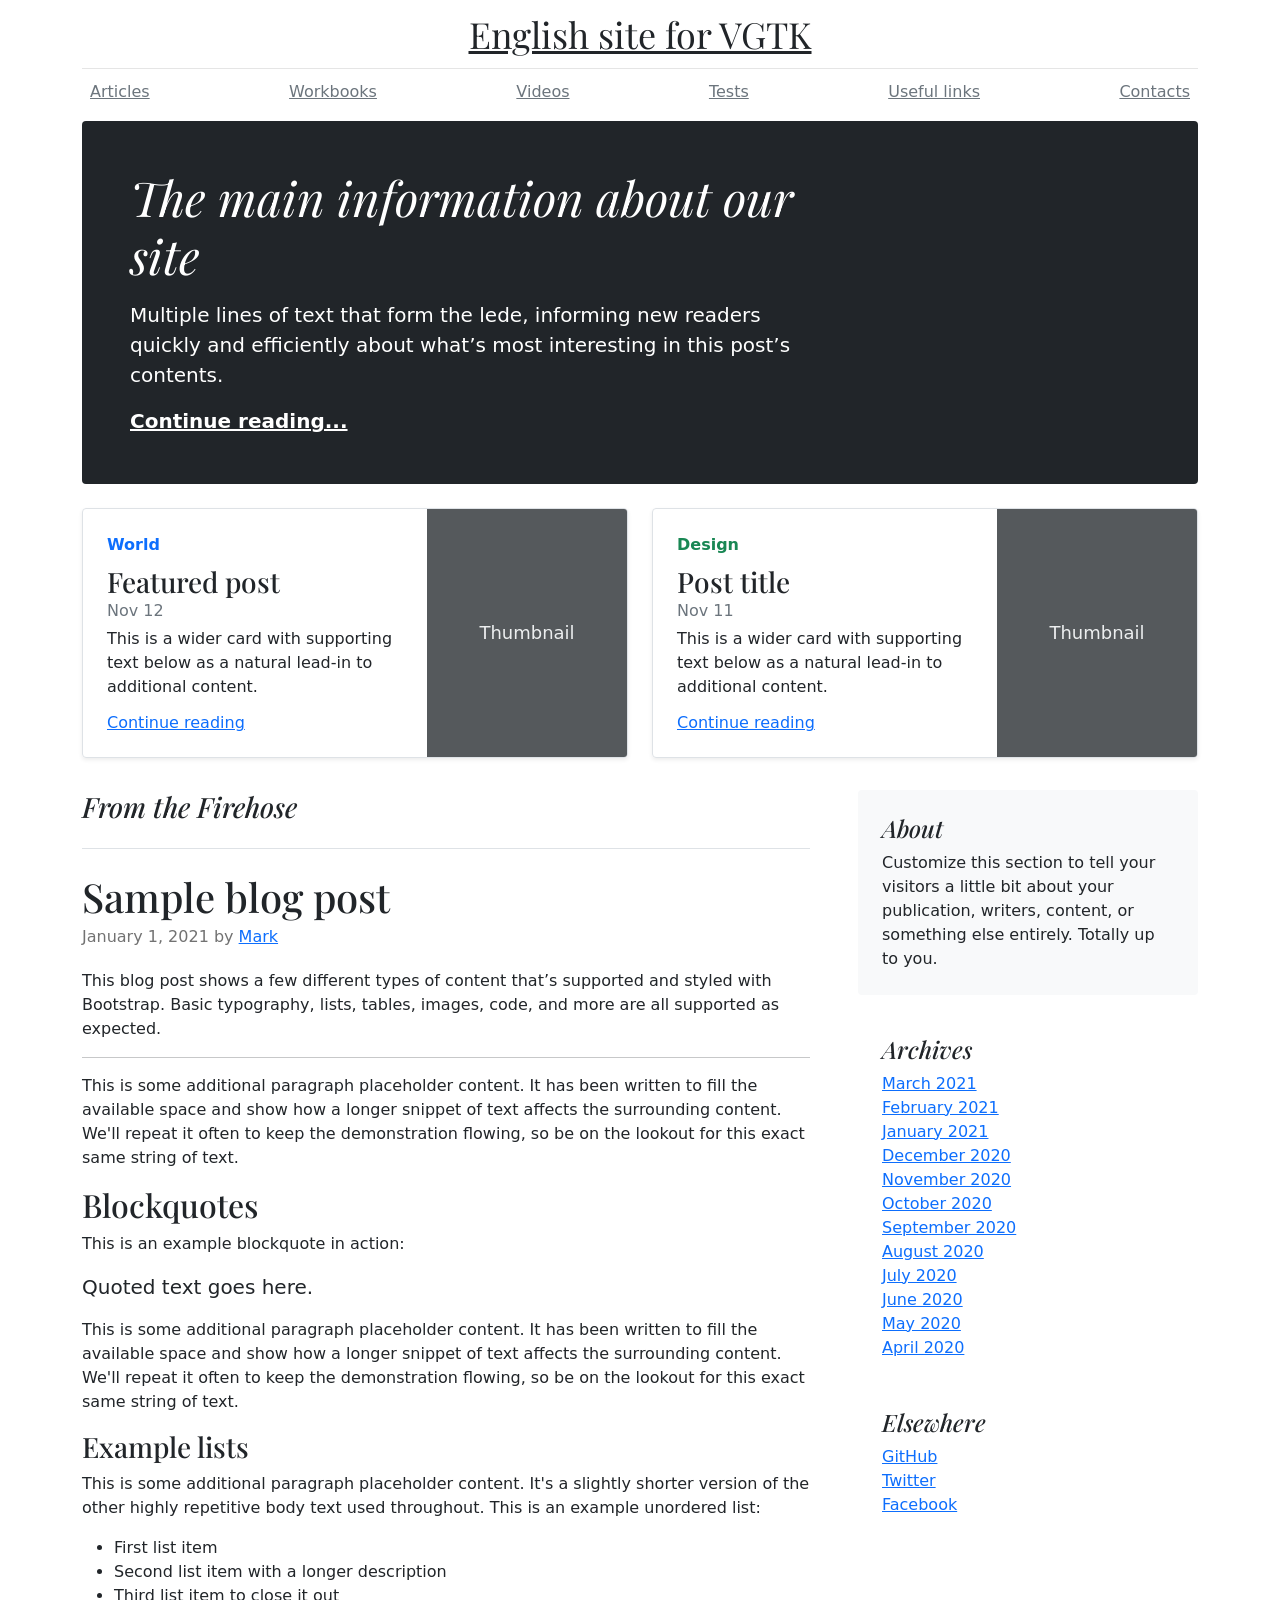
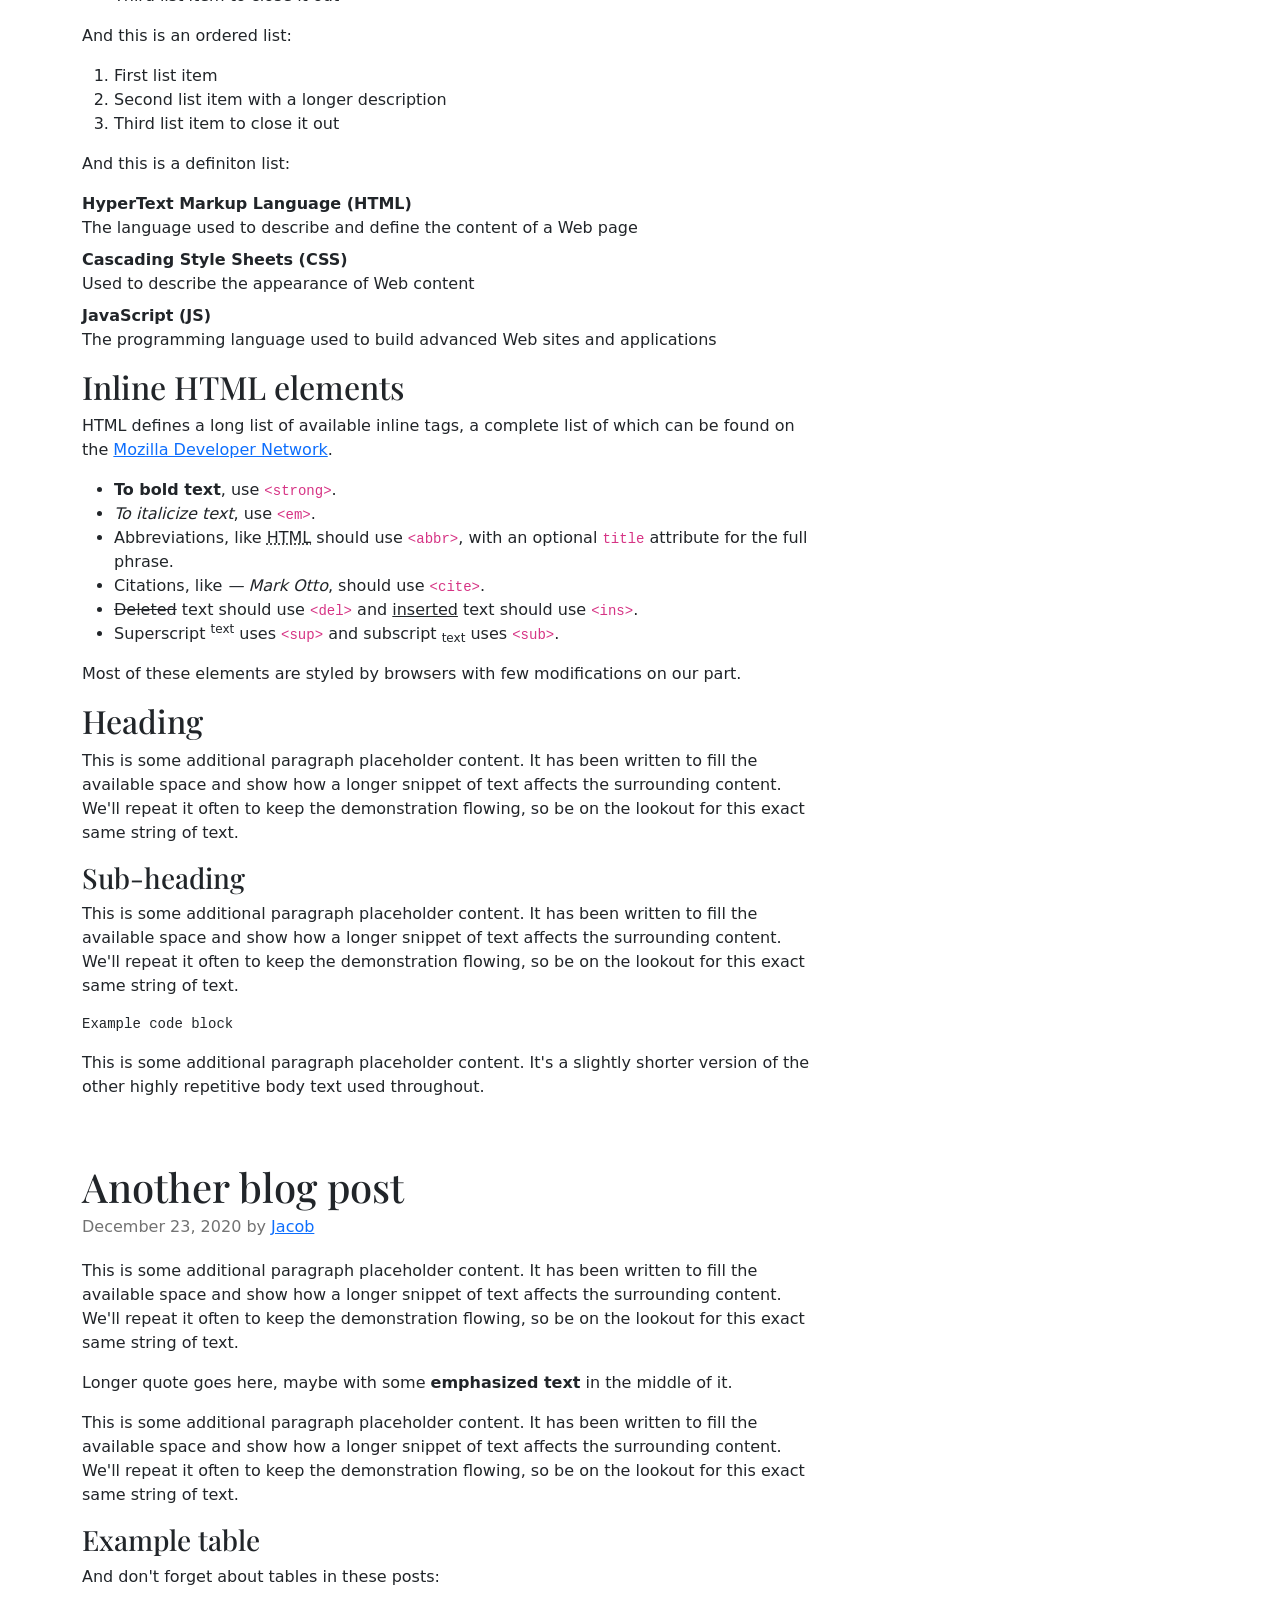
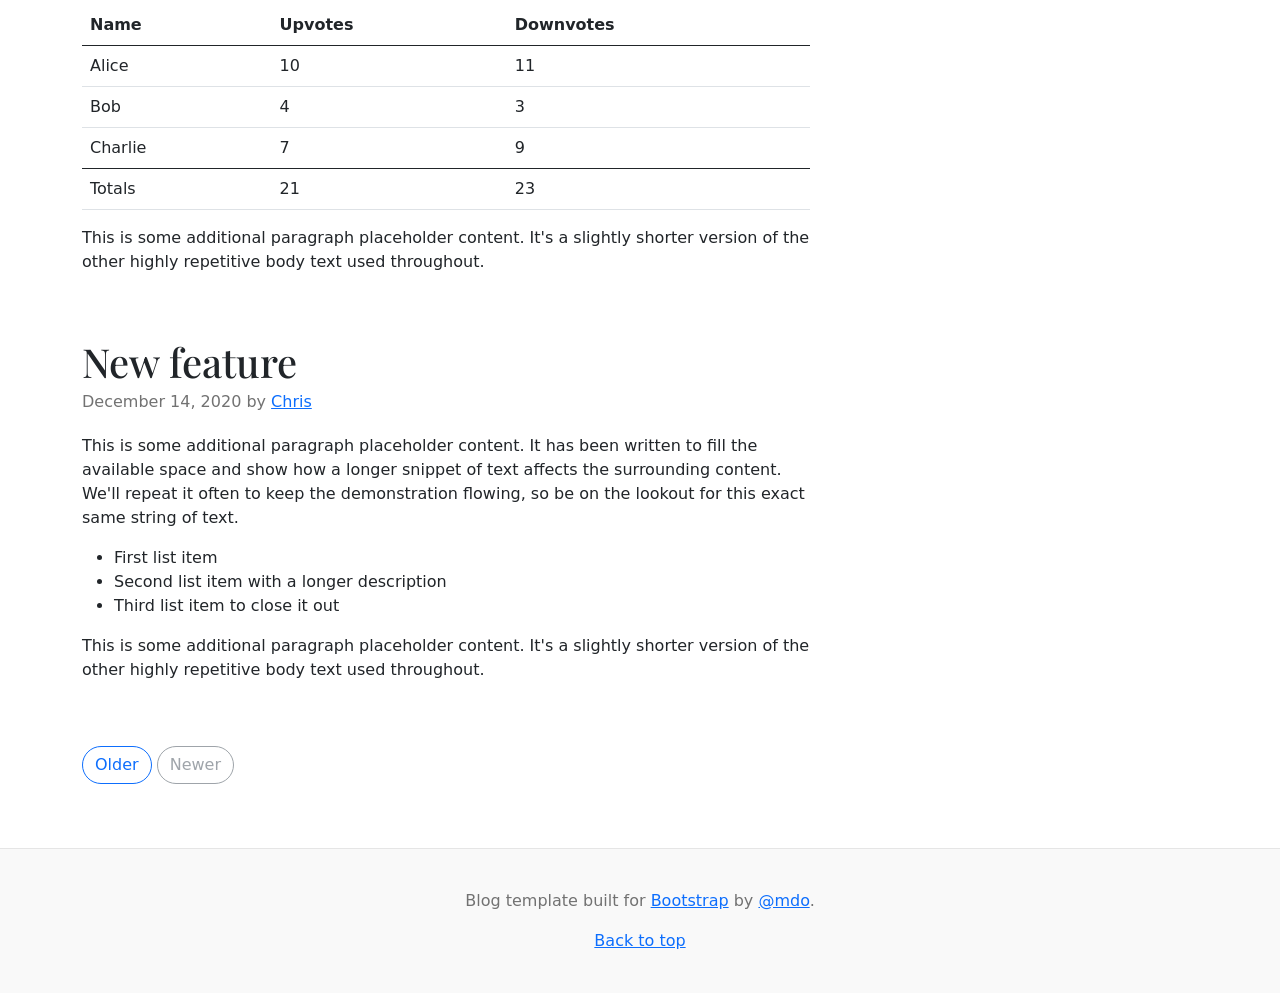
<file: bootstrap-5.0.2-examples/blog/index.html>
<!doctype html>
<html lang="en">
  <head>
    <meta charset="utf-8">
    <meta name="viewport" content="width=device-width, initial-scale=1">
    <meta name="description" content="">
    <meta name="author" content="Mark Otto, Jacob Thornton, and Bootstrap contributors">
    <meta name="generator" content="Hugo 0.84.0">
    <title>Blog Template · Bootstrap v5.0</title>

    <link rel="canonical" href="https://getbootstrap.com/docs/5.0/examples/blog/">

    

    <!-- Bootstrap core CSS -->
<link href="../assets/dist/css/bootstrap.min.css" rel="stylesheet">

    <style>
      .bd-placeholder-img {
        font-size: 1.125rem;
        text-anchor: middle;
        -webkit-user-select: none;
        -moz-user-select: none;
        user-select: none;
      }

      @media (min-width: 768px) {
        .bd-placeholder-img-lg {
          font-size: 3.5rem;
        }
      }
    </style>

    
    <!-- Custom styles for this template -->
    <link href="https://fonts.googleapis.com/css?family=Playfair&#43;Display:700,900&amp;display=swap" rel="stylesheet">
    <!-- Custom styles for this template -->
    <link href="blog.css" rel="stylesheet">
  </head>
  <body>
    
<div class="container">
  <header class="blog-header py-3">
    <div class="row flex-nowrap justify-content-between align-items-center">
      <div class="col-4 pt-1">
        <!-- <a class="link-secondary" href="#">Subscribe</a>s -->
      </div>
      <div class="col-4 text-center">
        <a class="blog-header-logo text-dark" href="#">English site for VGTK</a>
      </div>
      <div class="col-4 d-flex justify-content-end align-items-center">
        <!-- <a class="link-secondary" href="#" aria-label="Search">
          <svg xmlns="http://www.w3.org/2000/svg" width="20" height="20" fill="none" stroke="currentColor" stroke-linecap="round" stroke-linejoin="round" stroke-width="2" class="mx-3" role="img" viewBox="0 0 24 24"><title>Search</title><circle cx="10.5" cy="10.5" r="7.5"/><path d="M21 21l-5.2-5.2"/></svg>
        </a> -->
        <!-- <a class="btn btn-sm btn-outline-secondary" href="#">Sign up</a> -->
      </div>
    </div>
  </header>

  <div class="nav-scroller py-1 mb-2">
    <nav class="nav d-flex justify-content-between">
      <a class="p-2 link-secondary" href="#">Articles</a>
      <a class="p-2 link-secondary" href="#">Workbooks</a>
      <a class="p-2 link-secondary" href="#">Videos</a>
      <a class="p-2 link-secondary" href="#">Tests</a>
      <a class="p-2 link-secondary" href="#">Useful links</a>
      <a class="p-2 link-secondary" href="#">Contacts</a>
    </nav>
  </div>
</div>

<main class="container">
  <div class="p-4 p-md-5 mb-4 text-white rounded bg-dark">
    <div class="col-md-8 px-0">
      <h1 class="display-4 fst-italic">The main information about our site</h1>
      <p class="lead my-3">Multiple lines of text that form the lede, informing new readers quickly and efficiently about what’s most interesting in this post’s contents.</p>
      <p class="lead mb-0"><a href="#" class="text-white fw-bold">Continue reading...</a></p>
    </div>
  </div>

  <div class="row mb-2">
    <div class="col-md-6">
      <div class="row g-0 border rounded overflow-hidden flex-md-row mb-4 shadow-sm h-md-250 position-relative">
        <div class="col p-4 d-flex flex-column position-static">
          <strong class="d-inline-block mb-2 text-primary">World</strong>
          <h3 class="mb-0">Featured post</h3>
          <div class="mb-1 text-muted">Nov 12</div>
          <p class="card-text mb-auto">This is a wider card with supporting text below as a natural lead-in to additional content.</p>
          <a href="#" class="stretched-link">Continue reading</a>
        </div>
        <div class="col-auto d-none d-lg-block">
          <svg class="bd-placeholder-img" width="200" height="250" xmlns="http://www.w3.org/2000/svg" role="img" aria-label="Placeholder: Thumbnail" preserveAspectRatio="xMidYMid slice" focusable="false"><title>Placeholder</title><rect width="100%" height="100%" fill="#55595c"/><text x="50%" y="50%" fill="#eceeef" dy=".3em">Thumbnail</text></svg>

        </div>
      </div>
    </div>
    <div class="col-md-6">
      <div class="row g-0 border rounded overflow-hidden flex-md-row mb-4 shadow-sm h-md-250 position-relative">
        <div class="col p-4 d-flex flex-column position-static">
          <strong class="d-inline-block mb-2 text-success">Design</strong>
          <h3 class="mb-0">Post title</h3>
          <div class="mb-1 text-muted">Nov 11</div>
          <p class="mb-auto">This is a wider card with supporting text below as a natural lead-in to additional content.</p>
          <a href="#" class="stretched-link">Continue reading</a>
        </div>
        <div class="col-auto d-none d-lg-block">
          <svg class="bd-placeholder-img" width="200" height="250" xmlns="http://www.w3.org/2000/svg" role="img" aria-label="Placeholder: Thumbnail" preserveAspectRatio="xMidYMid slice" focusable="false"><title>Placeholder</title><rect width="100%" height="100%" fill="#55595c"/><text x="50%" y="50%" fill="#eceeef" dy=".3em">Thumbnail</text></svg>

        </div>
      </div>
    </div>
  </div>

  <div class="row g-5">
    <div class="col-md-8">
      <h3 class="pb-4 mb-4 fst-italic border-bottom">
        From the Firehose
      </h3>

      <article class="blog-post">
        <h2 class="blog-post-title">Sample blog post</h2>
        <p class="blog-post-meta">January 1, 2021 by <a href="#">Mark</a></p>

        <p>This blog post shows a few different types of content that’s supported and styled with Bootstrap. Basic typography, lists, tables, images, code, and more are all supported as expected.</p>
        <hr>
        <p>This is some additional paragraph placeholder content. It has been written to fill the available space and show how a longer snippet of text affects the surrounding content. We'll repeat it often to keep the demonstration flowing, so be on the lookout for this exact same string of text.</p>
        <h2>Blockquotes</h2>
        <p>This is an example blockquote in action:</p>
        <blockquote class="blockquote">
          <p>Quoted text goes here.</p>
        </blockquote>
        <p>This is some additional paragraph placeholder content. It has been written to fill the available space and show how a longer snippet of text affects the surrounding content. We'll repeat it often to keep the demonstration flowing, so be on the lookout for this exact same string of text.</p>
        <h3>Example lists</h3>
        <p>This is some additional paragraph placeholder content. It's a slightly shorter version of the other highly repetitive body text used throughout. This is an example unordered list:</p>
        <ul>
          <li>First list item</li>
          <li>Second list item with a longer description</li>
          <li>Third list item to close it out</li>
        </ul>
        <p>And this is an ordered list:</p>
        <ol>
          <li>First list item</li>
          <li>Second list item with a longer description</li>
          <li>Third list item to close it out</li>
        </ol>
        <p>And this is a definiton list:</p>
        <dl>
          <dt>HyperText Markup Language (HTML)</dt>
          <dd>The language used to describe and define the content of a Web page</dd>
          <dt>Cascading Style Sheets (CSS)</dt>
          <dd>Used to describe the appearance of Web content</dd>
          <dt>JavaScript (JS)</dt>
          <dd>The programming language used to build advanced Web sites and applications</dd>
        </dl>
        <h2>Inline HTML elements</h2>
        <p>HTML defines a long list of available inline tags, a complete list of which can be found on the <a href="https://developer.mozilla.org/en-US/docs/Web/HTML/Element">Mozilla Developer Network</a>.</p>
        <ul>
          <li><strong>To bold text</strong>, use <code class="language-plaintext highlighter-rouge">&lt;strong&gt;</code>.</li>
          <li><em>To italicize text</em>, use <code class="language-plaintext highlighter-rouge">&lt;em&gt;</code>.</li>
          <li>Abbreviations, like <abbr title="HyperText Markup Langage">HTML</abbr> should use <code class="language-plaintext highlighter-rouge">&lt;abbr&gt;</code>, with an optional <code class="language-plaintext highlighter-rouge">title</code> attribute for the full phrase.</li>
          <li>Citations, like <cite>— Mark Otto</cite>, should use <code class="language-plaintext highlighter-rouge">&lt;cite&gt;</code>.</li>
          <li><del>Deleted</del> text should use <code class="language-plaintext highlighter-rouge">&lt;del&gt;</code> and <ins>inserted</ins> text should use <code class="language-plaintext highlighter-rouge">&lt;ins&gt;</code>.</li>
          <li>Superscript <sup>text</sup> uses <code class="language-plaintext highlighter-rouge">&lt;sup&gt;</code> and subscript <sub>text</sub> uses <code class="language-plaintext highlighter-rouge">&lt;sub&gt;</code>.</li>
        </ul>
        <p>Most of these elements are styled by browsers with few modifications on our part.</p>
        <h2>Heading</h2>
        <p>This is some additional paragraph placeholder content. It has been written to fill the available space and show how a longer snippet of text affects the surrounding content. We'll repeat it often to keep the demonstration flowing, so be on the lookout for this exact same string of text.</p>
        <h3>Sub-heading</h3>
        <p>This is some additional paragraph placeholder content. It has been written to fill the available space and show how a longer snippet of text affects the surrounding content. We'll repeat it often to keep the demonstration flowing, so be on the lookout for this exact same string of text.</p>
        <pre><code>Example code block</code></pre>
        <p>This is some additional paragraph placeholder content. It's a slightly shorter version of the other highly repetitive body text used throughout.</p>
      </article>

      <article class="blog-post">
        <h2 class="blog-post-title">Another blog post</h2>
        <p class="blog-post-meta">December 23, 2020 by <a href="#">Jacob</a></p>

        <p>This is some additional paragraph placeholder content. It has been written to fill the available space and show how a longer snippet of text affects the surrounding content. We'll repeat it often to keep the demonstration flowing, so be on the lookout for this exact same string of text.</p>
        <blockquote>
          <p>Longer quote goes here, maybe with some <strong>emphasized text</strong> in the middle of it.</p>
        </blockquote>
        <p>This is some additional paragraph placeholder content. It has been written to fill the available space and show how a longer snippet of text affects the surrounding content. We'll repeat it often to keep the demonstration flowing, so be on the lookout for this exact same string of text.</p>
        <h3>Example table</h3>
        <p>And don't forget about tables in these posts:</p>
        <table class="table">
          <thead>
            <tr>
              <th>Name</th>
              <th>Upvotes</th>
              <th>Downvotes</th>
            </tr>
          </thead>
          <tbody>
            <tr>
              <td>Alice</td>
              <td>10</td>
              <td>11</td>
            </tr>
            <tr>
              <td>Bob</td>
              <td>4</td>
              <td>3</td>
            </tr>
            <tr>
              <td>Charlie</td>
              <td>7</td>
              <td>9</td>
            </tr>
          </tbody>
          <tfoot>
            <tr>
              <td>Totals</td>
              <td>21</td>
              <td>23</td>
            </tr>
          </tfoot>
        </table>

        <p>This is some additional paragraph placeholder content. It's a slightly shorter version of the other highly repetitive body text used throughout.</p>
      </article>

      <article class="blog-post">
        <h2 class="blog-post-title">New feature</h2>
        <p class="blog-post-meta">December 14, 2020 by <a href="#">Chris</a></p>

        <p>This is some additional paragraph placeholder content. It has been written to fill the available space and show how a longer snippet of text affects the surrounding content. We'll repeat it often to keep the demonstration flowing, so be on the lookout for this exact same string of text.</p>
        <ul>
          <li>First list item</li>
          <li>Second list item with a longer description</li>
          <li>Third list item to close it out</li>
        </ul>
        <p>This is some additional paragraph placeholder content. It's a slightly shorter version of the other highly repetitive body text used throughout.</p>
      </article>

      <nav class="blog-pagination" aria-label="Pagination">
        <a class="btn btn-outline-primary" href="#">Older</a>
        <a class="btn btn-outline-secondary disabled" href="#" tabindex="-1" aria-disabled="true">Newer</a>
      </nav>

    </div>

    <div class="col-md-4">
      <div class="position-sticky" style="top: 2rem;">
        <div class="p-4 mb-3 bg-light rounded">
          <h4 class="fst-italic">About</h4>
          <p class="mb-0">Customize this section to tell your visitors a little bit about your publication, writers, content, or something else entirely. Totally up to you.</p>
        </div>

        <div class="p-4">
          <h4 class="fst-italic">Archives</h4>
          <ol class="list-unstyled mb-0">
            <li><a href="#">March 2021</a></li>
            <li><a href="#">February 2021</a></li>
            <li><a href="#">January 2021</a></li>
            <li><a href="#">December 2020</a></li>
            <li><a href="#">November 2020</a></li>
            <li><a href="#">October 2020</a></li>
            <li><a href="#">September 2020</a></li>
            <li><a href="#">August 2020</a></li>
            <li><a href="#">July 2020</a></li>
            <li><a href="#">June 2020</a></li>
            <li><a href="#">May 2020</a></li>
            <li><a href="#">April 2020</a></li>
          </ol>
        </div>

        <div class="p-4">
          <h4 class="fst-italic">Elsewhere</h4>
          <ol class="list-unstyled">
            <li><a href="#">GitHub</a></li>
            <li><a href="#">Twitter</a></li>
            <li><a href="#">Facebook</a></li>
          </ol>
        </div>
      </div>
    </div>
  </div>

</main>

<footer class="blog-footer">
  <p>Blog template built for <a href="https://getbootstrap.com/">Bootstrap</a> by <a href="https://twitter.com/mdo">@mdo</a>.</p>
  <p>
    <a href="#">Back to top</a>
  </p>
</footer>


    
  </body>
</html>
</file>
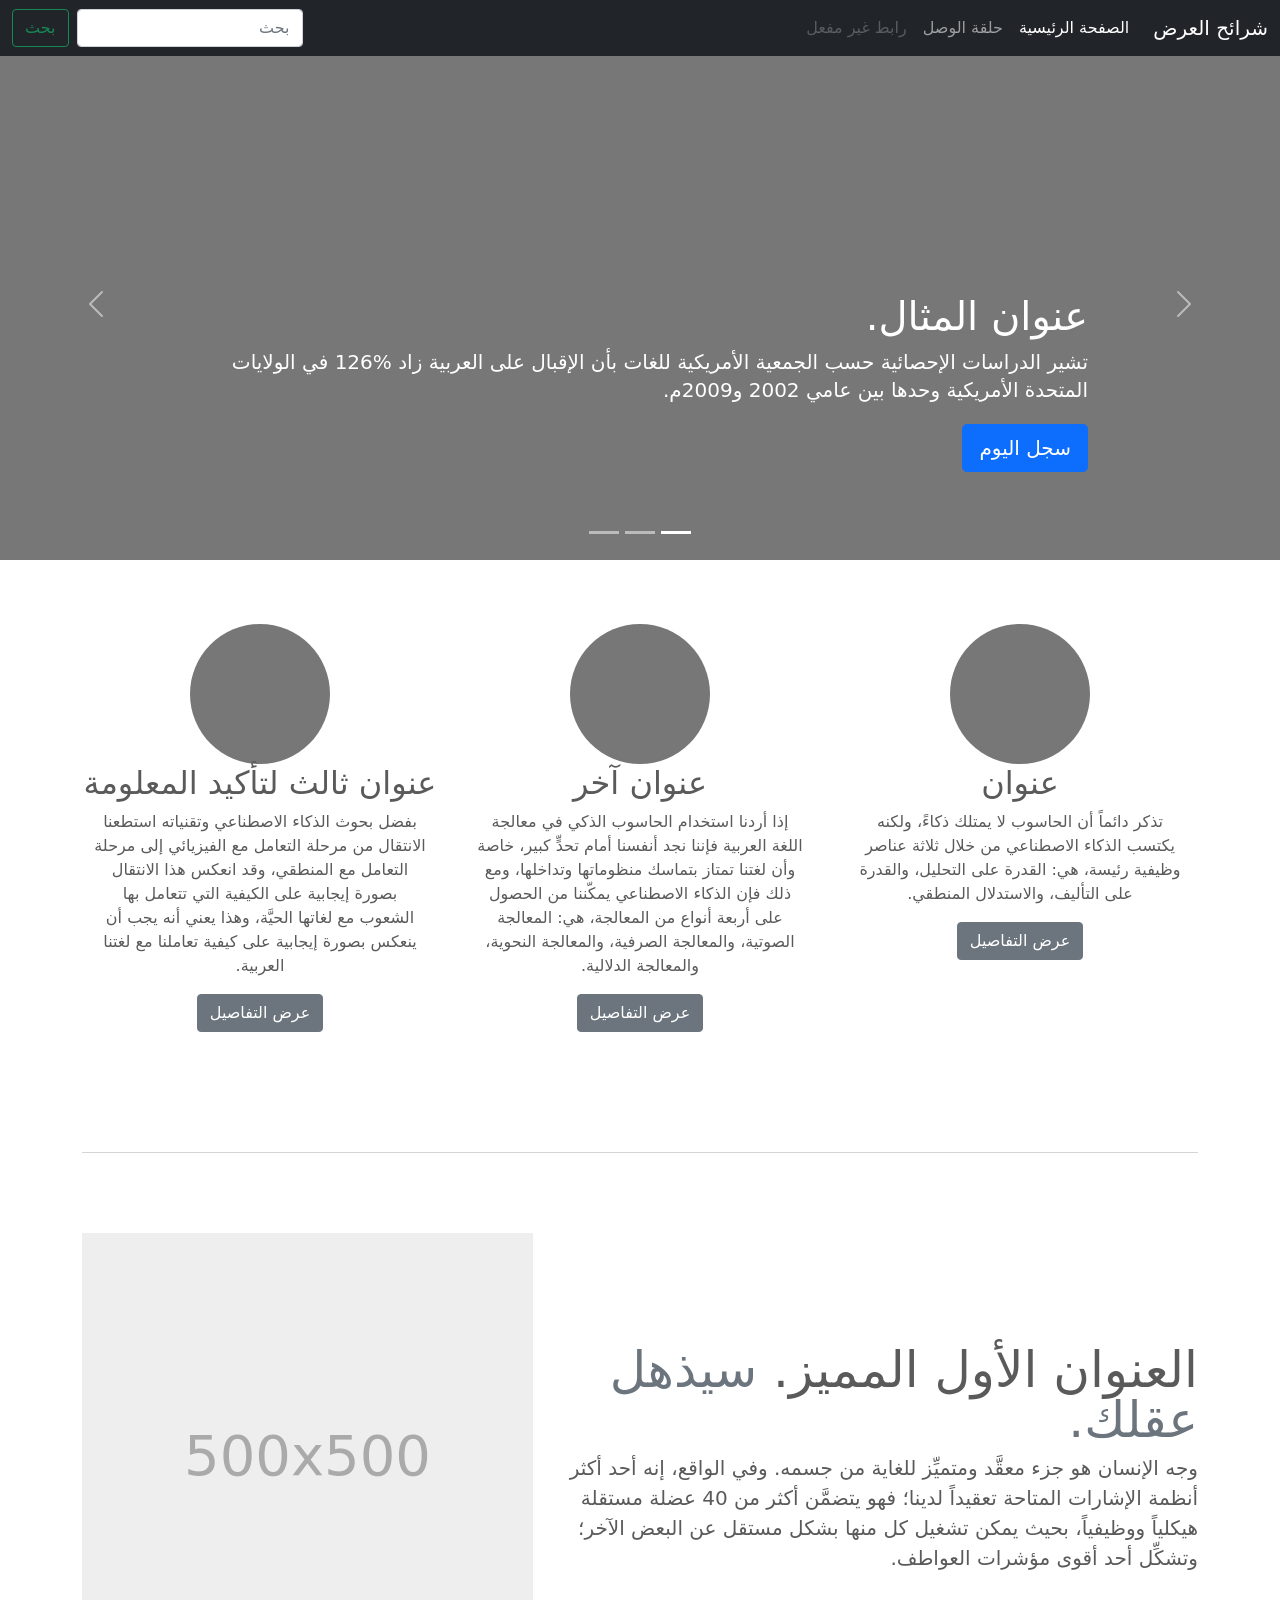
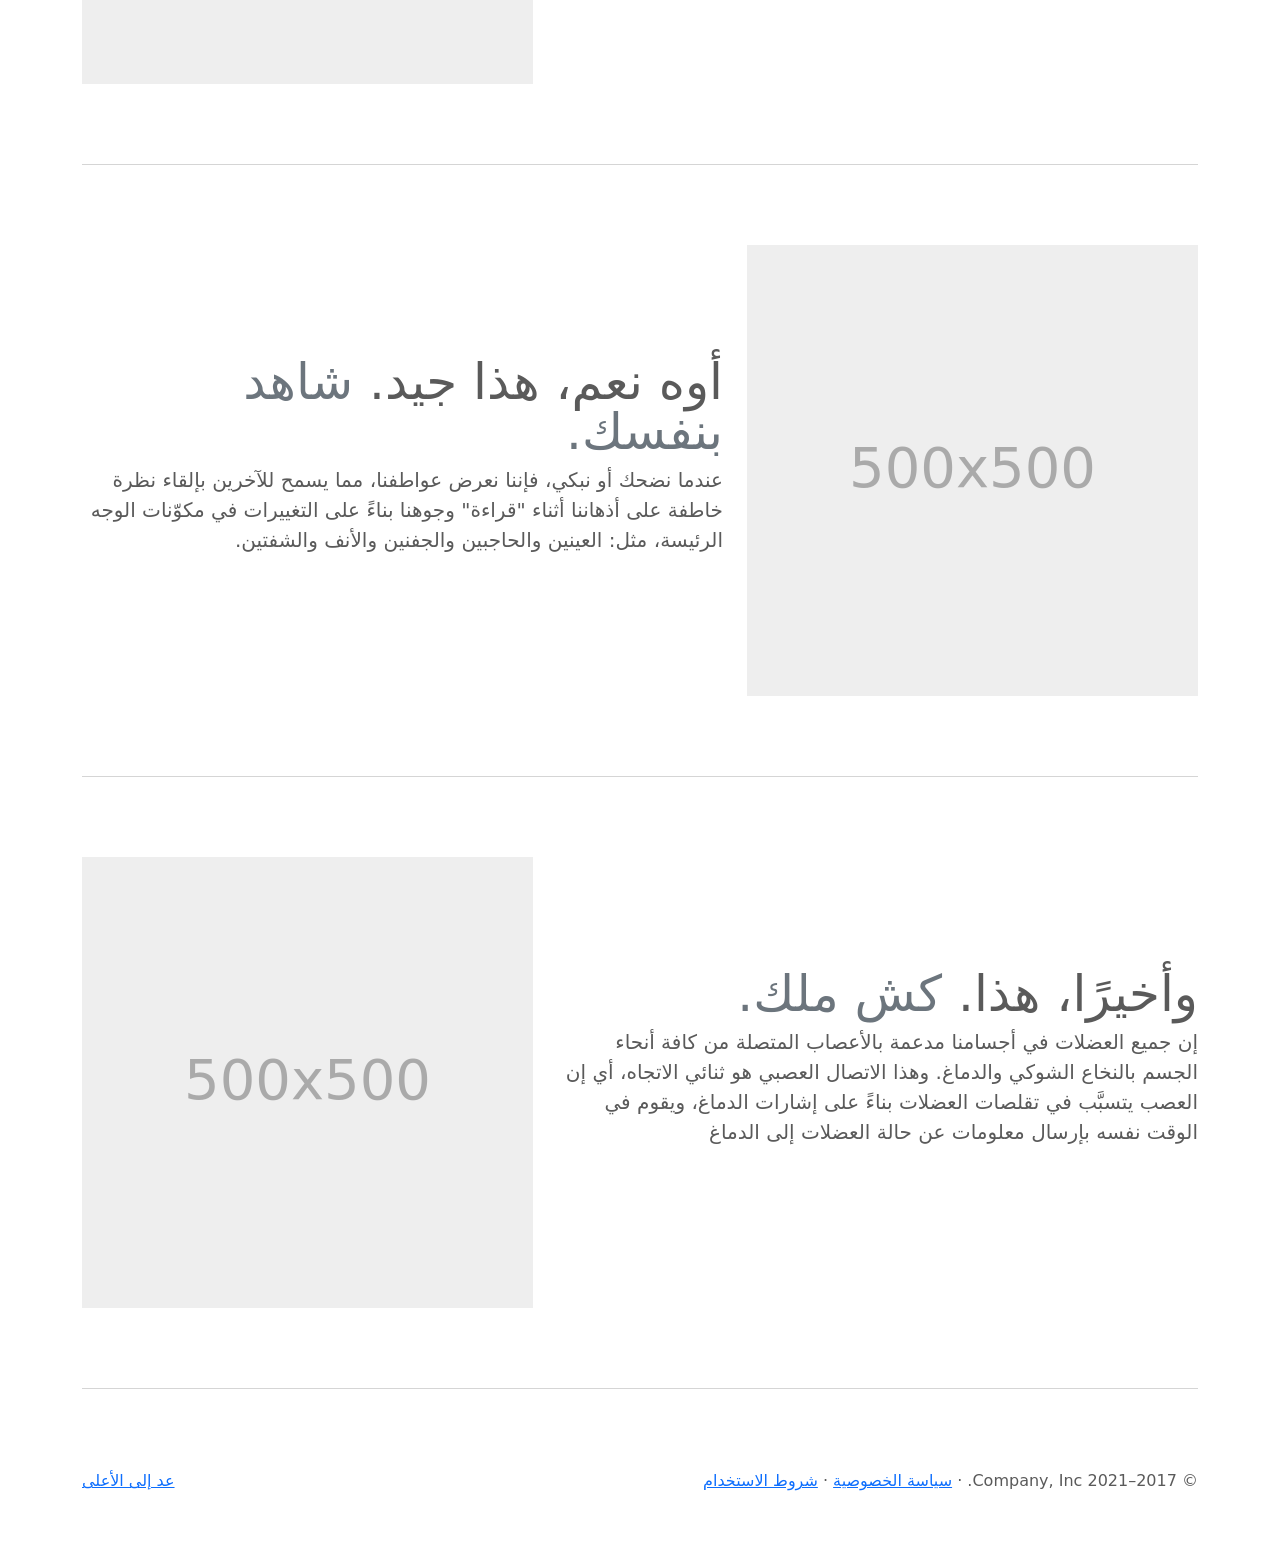
<file: bootstrap-5.0.2-examples/carousel-rtl/index.html>
<!doctype html>
<html lang="ar" dir="rtl">
  <head>
    <meta charset="utf-8">
    <meta name="viewport" content="width=device-width, initial-scale=1">
    <meta name="description" content="">
    <meta name="author" content="Mark Otto, Jacob Thornton, and Bootstrap contributors">
    <meta name="generator" content="Hugo 0.84.0">
    <title>قالب  شرائح العرض · Bootstrap v5.0</title>

    <link rel="canonical" href="https://getbootstrap.com/docs/5.0/examples/carousel-rtl/">

    

    <!-- Bootstrap core CSS -->
<link href="../assets/dist/css/bootstrap.rtl.min.css" rel="stylesheet">

    <style>
      .bd-placeholder-img {
        font-size: 1.125rem;
        text-anchor: middle;
        -webkit-user-select: none;
        -moz-user-select: none;
        user-select: none;
      }

      @media (min-width: 768px) {
        .bd-placeholder-img-lg {
          font-size: 3.5rem;
        }
      }
    </style>

    
    <!-- Custom styles for this template -->
    <link href="../carousel/carousel.rtl.css" rel="stylesheet">
  </head>
  <body>
    
<header>
  <nav class="navbar navbar-expand-md navbar-dark fixed-top bg-dark">
    <div class="container-fluid">
      <a class="navbar-brand" href="#">شرائح العرض</a>
      <button class="navbar-toggler" type="button" data-bs-toggle="collapse" data-bs-target="#navbarCollapse" aria-controls="navbarCollapse" aria-expanded="false" aria-label="تبديل التنقل">
        <span class="navbar-toggler-icon"></span>
      </button>
      <div class="collapse navbar-collapse" id="navbarCollapse">
        <ul class="navbar-nav me-auto mb-2 mb-md-0">
          <li class="nav-item">
            <a class="nav-link active" aria-current="page" href="#">الصفحة الرئيسية</a>
          </li>
          <li class="nav-item">
            <a class="nav-link" href="#">حلقة الوصل</a>
          </li>
          <li class="nav-item">
            <a class="nav-link disabled" href="#" tabindex="-1" aria-disabled="true">رابط غير مفعل</a>
          </li>
        </ul>
        <form class="d-flex">
          <input class="form-control me-2" type="search" placeholder="بحث" aria-label="بحث">
          <button class="btn btn-outline-success" type="submit">بحث</button>
        </form>
      </div>
    </div>
  </nav>
</header>

<main>

  <div id="myCarousel" class="carousel slide" data-bs-ride="carousel">
    <div class="carousel-indicators">
      <button type="button" data-bs-target="#myCarousel" data-bs-slide-to="0" class="active" aria-current="true" aria-label="Slide 1"></button>
      <button type="button" data-bs-target="#myCarousel" data-bs-slide-to="1" aria-label="Slide 2"></button>
      <button type="button" data-bs-target="#myCarousel" data-bs-slide-to="2" aria-label="Slide 3"></button>
    </div>
    <div class="carousel-inner">
      <div class="carousel-item active">
        <svg class="bd-placeholder-img" width="100%" height="100%" xmlns="http://www.w3.org/2000/svg" aria-hidden="true" preserveAspectRatio="xMidYMid slice" focusable="false"><rect width="100%" height="100%" fill="#777"/></svg>

        <div class="container">
          <div class="carousel-caption text-start">
            <h1>عنوان المثال.</h1>
            <p>تشير الدراسات الإحصائية حسب الجمعية الأمريكية للغات بأن الإقبال على العربية زاد %126 في الولايات المتحدة الأمريكية وحدها بين عامي 2002 و2009م.</p>
            <p><a class="btn btn-lg btn-primary" href="#">سجل اليوم</a></p>
          </div>
        </div>
      </div>
      <div class="carousel-item">
        <svg class="bd-placeholder-img" width="100%" height="100%" xmlns="http://www.w3.org/2000/svg" aria-hidden="true" preserveAspectRatio="xMidYMid slice" focusable="false"><rect width="100%" height="100%" fill="#777"/></svg>

        <div class="container">
          <div class="carousel-caption">
            <h1>عنوان مثال آخر.</h1>
            <p>حسب المجلس الثقافي البريطاني فإن تعليم الإنجليزية داخل بريطانيا يسهم في تعزيز اقتصادها بما يتجاوز ملياري جنيه سنوياً، كما أنه وفر أكثر من 26 ألف وظيفة.</p>
            <p><a class="btn btn-lg btn-primary" href="#">أعرف أكثر</a></p>
          </div>
        </div>
      </div>
      <div class="carousel-item">
        <svg class="bd-placeholder-img" width="100%" height="100%" xmlns="http://www.w3.org/2000/svg" aria-hidden="true" preserveAspectRatio="xMidYMid slice" focusable="false"><rect width="100%" height="100%" fill="#777"/></svg>

        <div class="container">
          <div class="carousel-caption text-end">
            <h1>واحد أكثر لقياس جيد.</h1>
            <p>الإحصاءات لحجم الاستثمار اللغوي خارج بريطانيا تتفاوت من سنة لأخرى إلا أن المدير التنفيذي للمجلس الثقافي البريطاني إدي بايرز يرى أن استثمار تعليم الإنجليزية في الخارج لا يحسب على المستوى المالي فحسب بل على المستوى السياسي أيضاً.</p>
            <p><a class="btn btn-lg btn-primary" href="#">تصفح المعرض</a></p>
          </div>
        </div>
      </div>
    </div>
    <button class="carousel-control-prev" type="button" data-bs-target="#myCarousel" data-bs-slide="prev">
      <span class="carousel-control-prev-icon" aria-hidden="true"></span>
      <span class="visually-hidden">السابق</span>
    </button>
    <button class="carousel-control-next" type="button" data-bs-target="#myCarousel" data-bs-slide="next">
      <span class="carousel-control-next-icon" aria-hidden="true"></span>
      <span class="visually-hidden">التالي</span>
    </button>
  </div>


  <!-- Marketing messaging and featurettes
  ================================================== -->
  <!-- Wrap the rest of the page in another container to center all the content. -->

  <div class="container marketing">

    <!-- Three columns of text below the carousel -->
    <div class="row">
      <div class="col-lg-4">
        <svg class="bd-placeholder-img rounded-circle" width="140" height="140" xmlns="http://www.w3.org/2000/svg" role="img" aria-label="Placeholder: 140x140" preserveAspectRatio="xMidYMid slice" focusable="false"><title>Placeholder</title><rect width="100%" height="100%" fill="#777"/><text x="50%" y="50%" fill="#777" dy=".3em">140x140</text></svg>

        <h2>عنوان</h2>
        <p>تذكر دائماً أن الحاسوب لا يمتلك ذكاءً، ولكنه يكتسب الذكاء الاصطناعي من خلال ثلاثة عناصر وظيفية رئيسة، هي: القدرة على التحليل، والقدرة على التأليف، والاستدلال المنطقي.</p>
        <p><a class="btn btn-secondary" href="#">عرض التفاصيل</a></p>
      </div><!-- /.col-lg-4 -->
      <div class="col-lg-4">
        <svg class="bd-placeholder-img rounded-circle" width="140" height="140" xmlns="http://www.w3.org/2000/svg" role="img" aria-label="Placeholder: 140x140" preserveAspectRatio="xMidYMid slice" focusable="false"><title>Placeholder</title><rect width="100%" height="100%" fill="#777"/><text x="50%" y="50%" fill="#777" dy=".3em">140x140</text></svg>

        <h2>عنوان آخر</h2>
        <p>إذا أردنا استخدام الحاسوب الذكي في معالجة اللغة العربية فإننا نجد أنفسنا أمام تحدٍّ كبير، خاصة وأن لغتنا تمتاز بتماسك منظوماتها وتداخلها، ومع ذلك فإن الذكاء الاصطناعي يمكّننا من الحصول على أربعة أنواع من المعالجة، هي: المعالجة الصوتية، والمعالجة الصرفية، والمعالجة النحوية، والمعالجة الدلالية.</p>
        <p><a class="btn btn-secondary" href="#">عرض التفاصيل</a></p>
      </div><!-- /.col-lg-4 -->
      <div class="col-lg-4">
        <svg class="bd-placeholder-img rounded-circle" width="140" height="140" xmlns="http://www.w3.org/2000/svg" role="img" aria-label="Placeholder: 140x140" preserveAspectRatio="xMidYMid slice" focusable="false"><title>Placeholder</title><rect width="100%" height="100%" fill="#777"/><text x="50%" y="50%" fill="#777" dy=".3em">140x140</text></svg>

        <h2>عنوان ثالث لتأكيد المعلومة</h2>
        <p>بفضل بحوث الذكاء الاصطناعي وتقنياته استطعنا الانتقال من مرحلة التعامل مع الفيزيائي إلى مرحلة التعامل مع المنطقي، وقد انعكس هذا الانتقال بصورة إيجابية على الكيفية التي تتعامل بها الشعوب مع لغاتها الحيَّة، وهذا يعني أنه يجب أن ينعكس بصورة إيجابية على كيفية تعاملنا مع لغتنا العربية.</p>
        <p><a class="btn btn-secondary" href="#">عرض التفاصيل</a></p>
      </div><!-- /.col-lg-4 -->
    </div><!-- /.row -->


    <!-- START THE FEATURETTES -->

    <hr class="featurette-divider">

    <div class="row featurette">
      <div class="col-md-7">
        <h2 class="featurette-heading">العنوان الأول المميز. <span class="text-muted"> سيذهل عقلك. </span></h2>
        <p class="lead">وجه الإنسان هو جزء معقَّد ومتميِّز للغاية من جسمه. وفي الواقع، إنه أحد أكثر أنظمة الإشارات المتاحة تعقيداً لدينا؛ فهو يتضمَّن أكثر من 40 عضلة مستقلة هيكلياً ووظيفياً، بحيث يمكن تشغيل كل منها بشكل مستقل عن البعض الآخر؛ وتشكِّل أحد أقوى مؤشرات العواطف.</p>
      </div>
      <div class="col-md-5">
        <svg class="bd-placeholder-img bd-placeholder-img-lg featurette-image img-fluid mx-auto" width="500" height="500" xmlns="http://www.w3.org/2000/svg" role="img" aria-label="Placeholder: 500x500" preserveAspectRatio="xMidYMid slice" focusable="false"><title>Placeholder</title><rect width="100%" height="100%" fill="#eee"/><text x="50%" y="50%" fill="#aaa" dy=".3em">500x500</text></svg>

      </div>
    </div>

    <hr class="featurette-divider">

    <div class="row featurette">
      <div class="col-md-7 order-md-2">
        <h2 class="featurette-heading">أوه نعم، هذا جيد. <span class="text-muted"> شاهد بنفسك. </span></h2>
        <p class="lead">عندما نضحك أو نبكي، فإننا نعرض عواطفنا، مما يسمح للآخرين بإلقاء نظرة خاطفة على أذهاننا أثناء "قراءة" وجوهنا بناءً على التغييرات في مكوّنات الوجه الرئيسة، مثل: العينين والحاجبين والجفنين والأنف والشفتين.</p>
      </div>
      <div class="col-md-5 order-md-1">
        <svg class="bd-placeholder-img bd-placeholder-img-lg featurette-image img-fluid mx-auto" width="500" height="500" xmlns="http://www.w3.org/2000/svg" role="img" aria-label="Placeholder: 500x500" preserveAspectRatio="xMidYMid slice" focusable="false"><title>Placeholder</title><rect width="100%" height="100%" fill="#eee"/><text x="50%" y="50%" fill="#aaa" dy=".3em">500x500</text></svg>

      </div>
    </div>

    <hr class="featurette-divider">

    <div class="row featurette">
      <div class="col-md-7">
        <h2 class="featurette-heading">وأخيرًا، هذا. <span class="text-muted"> كش ملك. </span></h2>
        <p class="lead">إن جميع العضلات في أجسامنا مدعمة بالأعصاب المتصلة من كافة أنحاء الجسم بالنخاع الشوكي والدماغ. وهذا الاتصال العصبي هو ثنائي الاتجاه، أي إن العصب يتسبَّب في تقلصات العضلات بناءً على إشارات الدماغ، ويقوم في الوقت نفسه بإرسال معلومات عن حالة العضلات إلى الدماغ</p>
      </div>
      <div class="col-md-5">
        <svg class="bd-placeholder-img bd-placeholder-img-lg featurette-image img-fluid mx-auto" width="500" height="500" xmlns="http://www.w3.org/2000/svg" role="img" aria-label="Placeholder: 500x500" preserveAspectRatio="xMidYMid slice" focusable="false"><title>Placeholder</title><rect width="100%" height="100%" fill="#eee"/><text x="50%" y="50%" fill="#aaa" dy=".3em">500x500</text></svg>

      </div>
    </div>

    <hr class="featurette-divider">

    <!-- /END THE FEATURETTES -->

  </div><!-- /.container -->


  <!-- FOOTER -->
  <footer class="container">
    <p class="float-end"><a href="#">عد إلى الأعلى</a></p>
    <p>&copy; 2017–2021 Company, Inc. &middot; <a href="#">سياسة الخصوصية</a> &middot; <a href="#">شروط الاستخدام</a></p>
  </footer>
</main>


    <script src="../assets/dist/js/bootstrap.bundle.min.js"></script>

      
  </body>
</html>
</file>
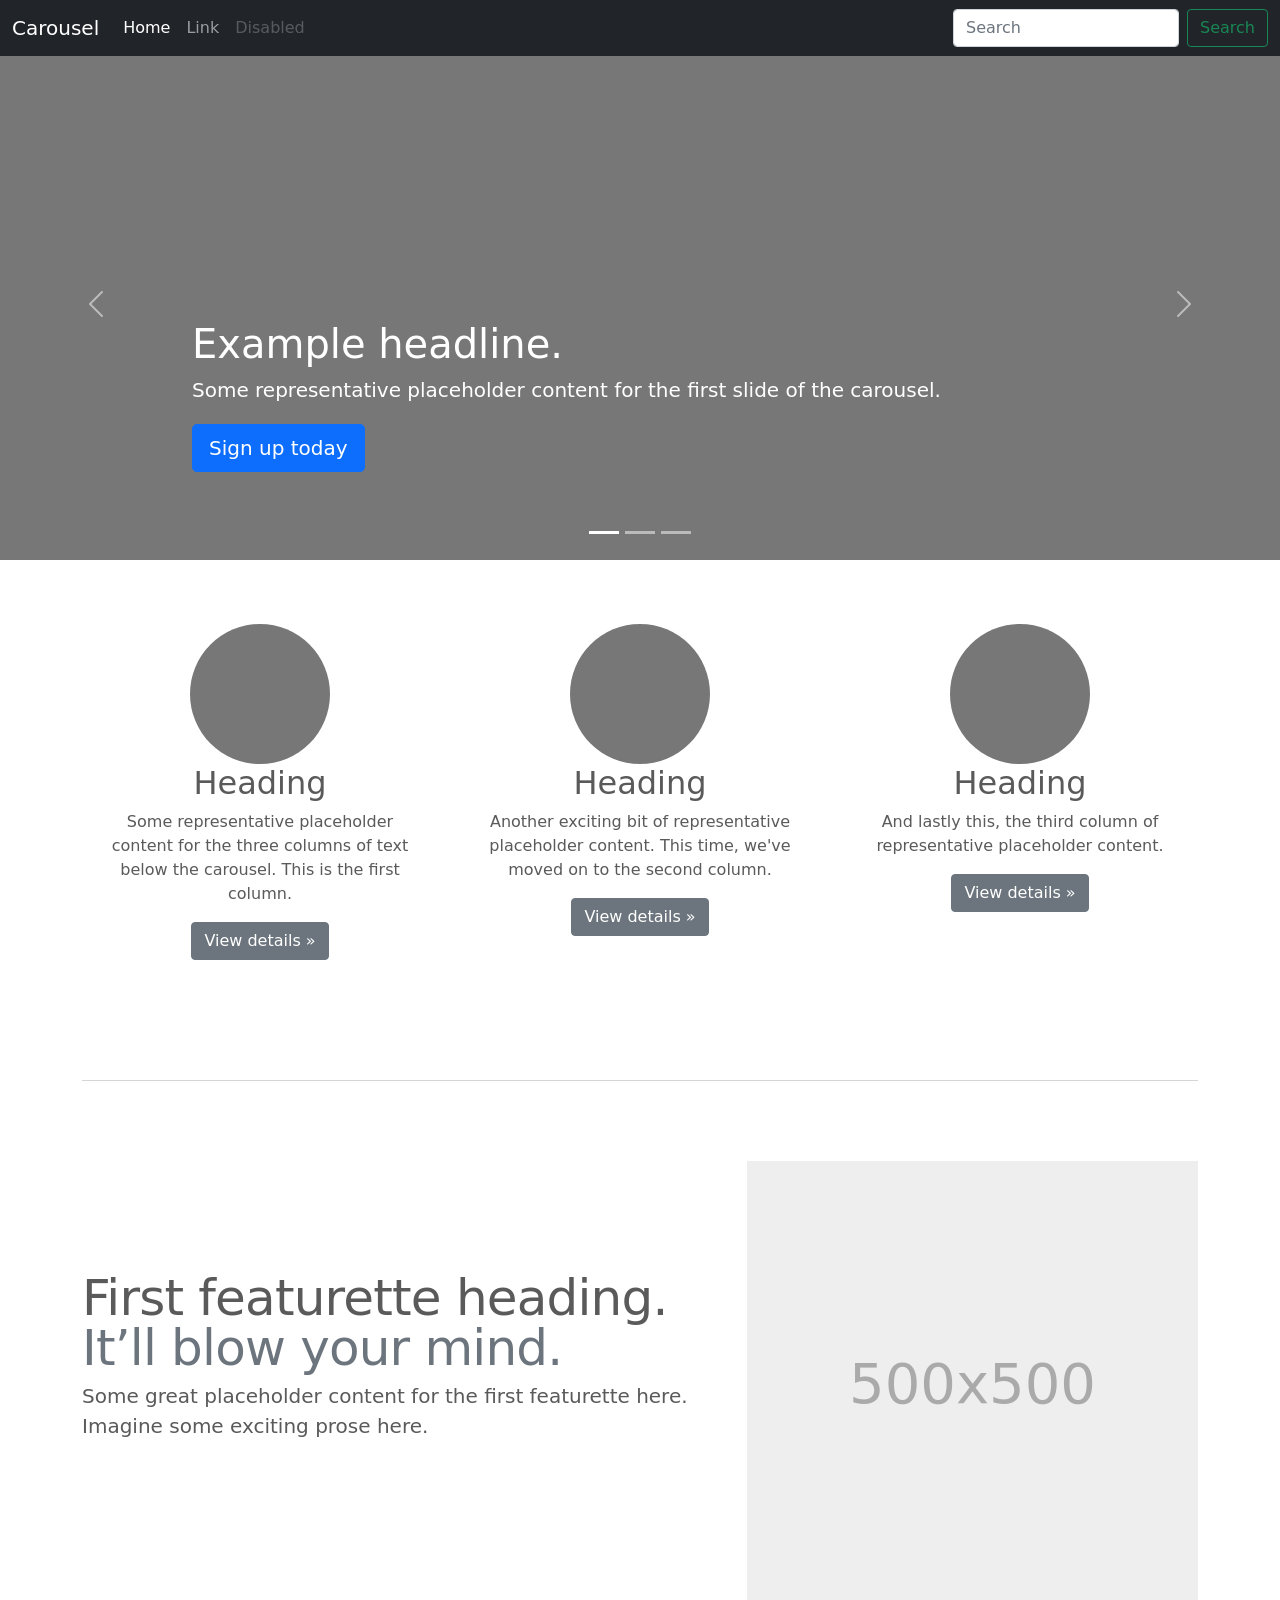
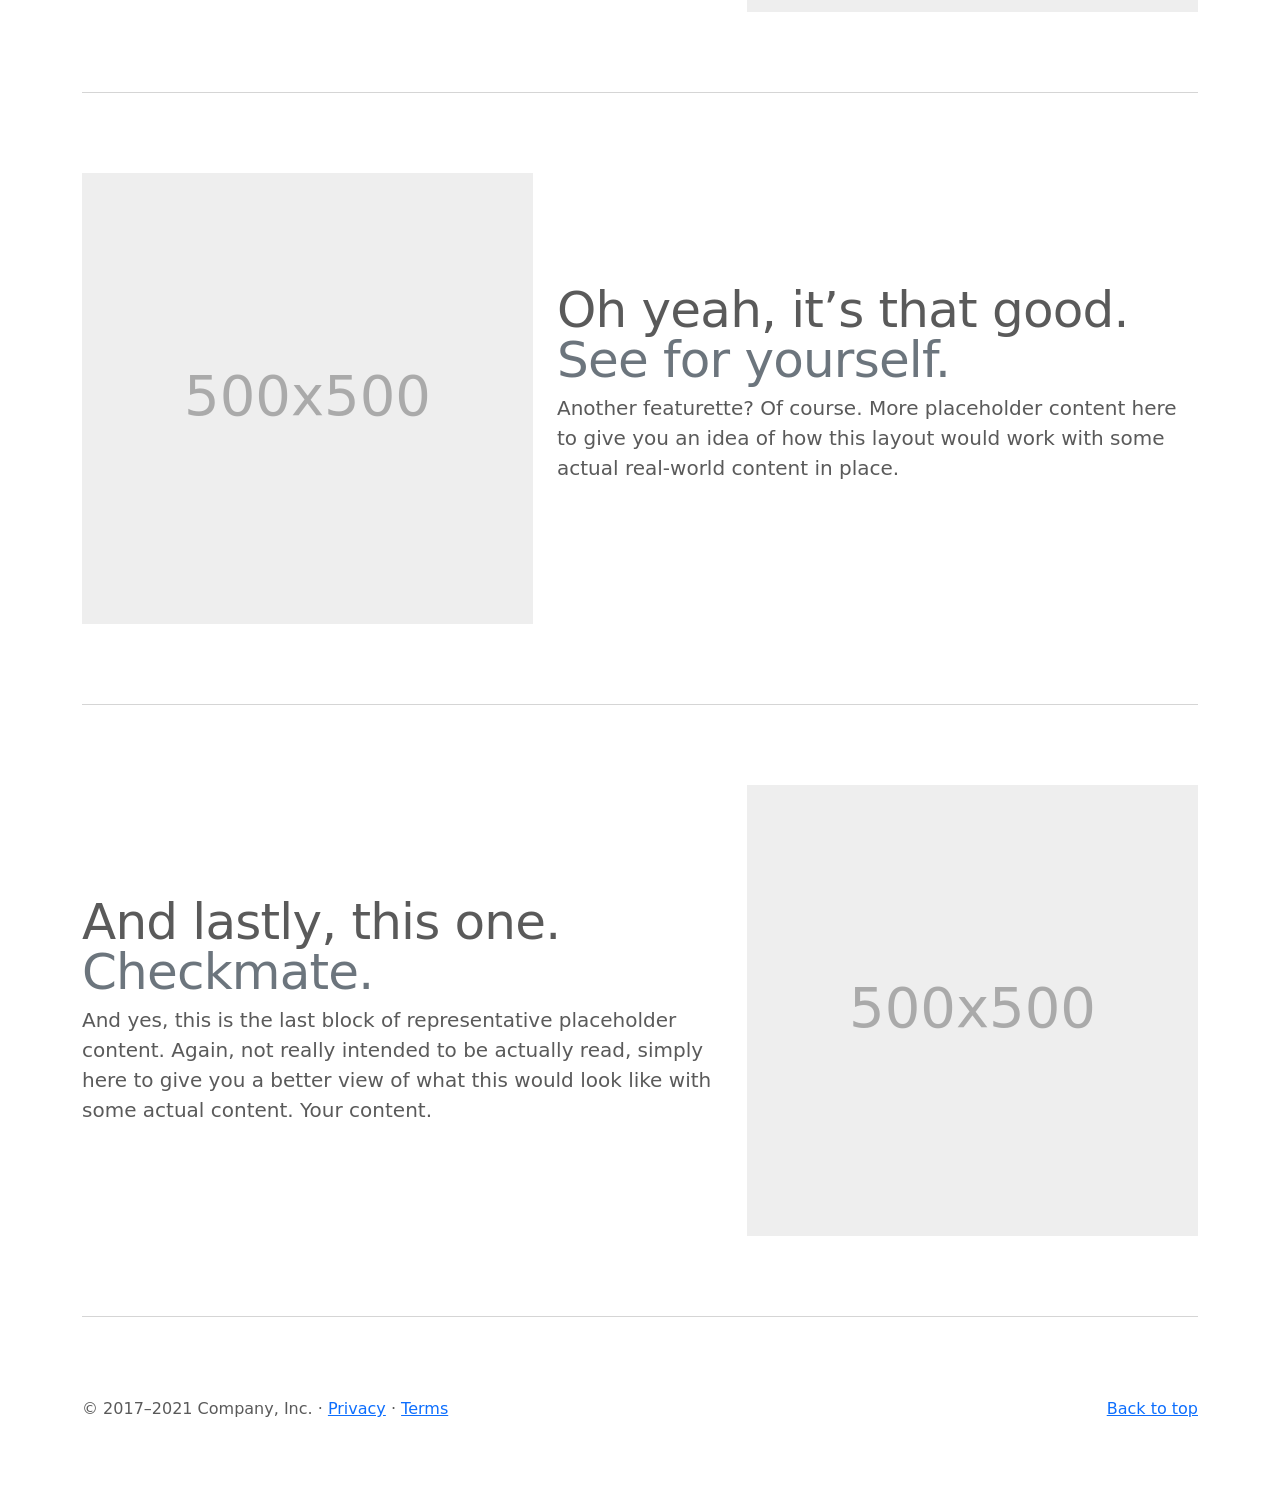
<file: bootstrap-5.0.2-examples/carousel/index.html>
<!doctype html>
<html lang="en">
  <head>
    <meta charset="utf-8">
    <meta name="viewport" content="width=device-width, initial-scale=1">
    <meta name="description" content="">
    <meta name="author" content="Mark Otto, Jacob Thornton, and Bootstrap contributors">
    <meta name="generator" content="Hugo 0.84.0">
    <title>Carousel Template · Bootstrap v5.0</title>

    <link rel="canonical" href="https://getbootstrap.com/docs/5.0/examples/carousel/">

    

    <!-- Bootstrap core CSS -->
<link href="../assets/dist/css/bootstrap.min.css" rel="stylesheet">

    <style>
      .bd-placeholder-img {
        font-size: 1.125rem;
        text-anchor: middle;
        -webkit-user-select: none;
        -moz-user-select: none;
        user-select: none;
      }

      @media (min-width: 768px) {
        .bd-placeholder-img-lg {
          font-size: 3.5rem;
        }
      }
    </style>

    
    <!-- Custom styles for this template -->
    <link href="carousel.css" rel="stylesheet">
  </head>
  <body>
    
<header>
  <nav class="navbar navbar-expand-md navbar-dark fixed-top bg-dark">
    <div class="container-fluid">
      <a class="navbar-brand" href="#">Carousel</a>
      <button class="navbar-toggler" type="button" data-bs-toggle="collapse" data-bs-target="#navbarCollapse" aria-controls="navbarCollapse" aria-expanded="false" aria-label="Toggle navigation">
        <span class="navbar-toggler-icon"></span>
      </button>
      <div class="collapse navbar-collapse" id="navbarCollapse">
        <ul class="navbar-nav me-auto mb-2 mb-md-0">
          <li class="nav-item">
            <a class="nav-link active" aria-current="page" href="#">Home</a>
          </li>
          <li class="nav-item">
            <a class="nav-link" href="#">Link</a>
          </li>
          <li class="nav-item">
            <a class="nav-link disabled" href="#" tabindex="-1" aria-disabled="true">Disabled</a>
          </li>
        </ul>
        <form class="d-flex">
          <input class="form-control me-2" type="search" placeholder="Search" aria-label="Search">
          <button class="btn btn-outline-success" type="submit">Search</button>
        </form>
      </div>
    </div>
  </nav>
</header>

<main>

  <div id="myCarousel" class="carousel slide" data-bs-ride="carousel">
    <div class="carousel-indicators">
      <button type="button" data-bs-target="#myCarousel" data-bs-slide-to="0" class="active" aria-current="true" aria-label="Slide 1"></button>
      <button type="button" data-bs-target="#myCarousel" data-bs-slide-to="1" aria-label="Slide 2"></button>
      <button type="button" data-bs-target="#myCarousel" data-bs-slide-to="2" aria-label="Slide 3"></button>
    </div>
    <div class="carousel-inner">
      <div class="carousel-item active">
        <svg class="bd-placeholder-img" width="100%" height="100%" xmlns="http://www.w3.org/2000/svg" aria-hidden="true" preserveAspectRatio="xMidYMid slice" focusable="false"><rect width="100%" height="100%" fill="#777"/></svg>

        <div class="container">
          <div class="carousel-caption text-start">
            <h1>Example headline.</h1>
            <p>Some representative placeholder content for the first slide of the carousel.</p>
            <p><a class="btn btn-lg btn-primary" href="#">Sign up today</a></p>
          </div>
        </div>
      </div>
      <div class="carousel-item">
        <svg class="bd-placeholder-img" width="100%" height="100%" xmlns="http://www.w3.org/2000/svg" aria-hidden="true" preserveAspectRatio="xMidYMid slice" focusable="false"><rect width="100%" height="100%" fill="#777"/></svg>

        <div class="container">
          <div class="carousel-caption">
            <h1>Another example headline.</h1>
            <p>Some representative placeholder content for the second slide of the carousel.</p>
            <p><a class="btn btn-lg btn-primary" href="#">Learn more</a></p>
          </div>
        </div>
      </div>
      <div class="carousel-item">
        <svg class="bd-placeholder-img" width="100%" height="100%" xmlns="http://www.w3.org/2000/svg" aria-hidden="true" preserveAspectRatio="xMidYMid slice" focusable="false"><rect width="100%" height="100%" fill="#777"/></svg>

        <div class="container">
          <div class="carousel-caption text-end">
            <h1>One more for good measure.</h1>
            <p>Some representative placeholder content for the third slide of this carousel.</p>
            <p><a class="btn btn-lg btn-primary" href="#">Browse gallery</a></p>
          </div>
        </div>
      </div>
    </div>
    <button class="carousel-control-prev" type="button" data-bs-target="#myCarousel" data-bs-slide="prev">
      <span class="carousel-control-prev-icon" aria-hidden="true"></span>
      <span class="visually-hidden">Previous</span>
    </button>
    <button class="carousel-control-next" type="button" data-bs-target="#myCarousel" data-bs-slide="next">
      <span class="carousel-control-next-icon" aria-hidden="true"></span>
      <span class="visually-hidden">Next</span>
    </button>
  </div>


  <!-- Marketing messaging and featurettes
  ================================================== -->
  <!-- Wrap the rest of the page in another container to center all the content. -->

  <div class="container marketing">

    <!-- Three columns of text below the carousel -->
    <div class="row">
      <div class="col-lg-4">
        <svg class="bd-placeholder-img rounded-circle" width="140" height="140" xmlns="http://www.w3.org/2000/svg" role="img" aria-label="Placeholder: 140x140" preserveAspectRatio="xMidYMid slice" focusable="false"><title>Placeholder</title><rect width="100%" height="100%" fill="#777"/><text x="50%" y="50%" fill="#777" dy=".3em">140x140</text></svg>

        <h2>Heading</h2>
        <p>Some representative placeholder content for the three columns of text below the carousel. This is the first column.</p>
        <p><a class="btn btn-secondary" href="#">View details &raquo;</a></p>
      </div><!-- /.col-lg-4 -->
      <div class="col-lg-4">
        <svg class="bd-placeholder-img rounded-circle" width="140" height="140" xmlns="http://www.w3.org/2000/svg" role="img" aria-label="Placeholder: 140x140" preserveAspectRatio="xMidYMid slice" focusable="false"><title>Placeholder</title><rect width="100%" height="100%" fill="#777"/><text x="50%" y="50%" fill="#777" dy=".3em">140x140</text></svg>

        <h2>Heading</h2>
        <p>Another exciting bit of representative placeholder content. This time, we've moved on to the second column.</p>
        <p><a class="btn btn-secondary" href="#">View details &raquo;</a></p>
      </div><!-- /.col-lg-4 -->
      <div class="col-lg-4">
        <svg class="bd-placeholder-img rounded-circle" width="140" height="140" xmlns="http://www.w3.org/2000/svg" role="img" aria-label="Placeholder: 140x140" preserveAspectRatio="xMidYMid slice" focusable="false"><title>Placeholder</title><rect width="100%" height="100%" fill="#777"/><text x="50%" y="50%" fill="#777" dy=".3em">140x140</text></svg>

        <h2>Heading</h2>
        <p>And lastly this, the third column of representative placeholder content.</p>
        <p><a class="btn btn-secondary" href="#">View details &raquo;</a></p>
      </div><!-- /.col-lg-4 -->
    </div><!-- /.row -->


    <!-- START THE FEATURETTES -->

    <hr class="featurette-divider">

    <div class="row featurette">
      <div class="col-md-7">
        <h2 class="featurette-heading">First featurette heading. <span class="text-muted">It’ll blow your mind.</span></h2>
        <p class="lead">Some great placeholder content for the first featurette here. Imagine some exciting prose here.</p>
      </div>
      <div class="col-md-5">
        <svg class="bd-placeholder-img bd-placeholder-img-lg featurette-image img-fluid mx-auto" width="500" height="500" xmlns="http://www.w3.org/2000/svg" role="img" aria-label="Placeholder: 500x500" preserveAspectRatio="xMidYMid slice" focusable="false"><title>Placeholder</title><rect width="100%" height="100%" fill="#eee"/><text x="50%" y="50%" fill="#aaa" dy=".3em">500x500</text></svg>

      </div>
    </div>

    <hr class="featurette-divider">

    <div class="row featurette">
      <div class="col-md-7 order-md-2">
        <h2 class="featurette-heading">Oh yeah, it’s that good. <span class="text-muted">See for yourself.</span></h2>
        <p class="lead">Another featurette? Of course. More placeholder content here to give you an idea of how this layout would work with some actual real-world content in place.</p>
      </div>
      <div class="col-md-5 order-md-1">
        <svg class="bd-placeholder-img bd-placeholder-img-lg featurette-image img-fluid mx-auto" width="500" height="500" xmlns="http://www.w3.org/2000/svg" role="img" aria-label="Placeholder: 500x500" preserveAspectRatio="xMidYMid slice" focusable="false"><title>Placeholder</title><rect width="100%" height="100%" fill="#eee"/><text x="50%" y="50%" fill="#aaa" dy=".3em">500x500</text></svg>

      </div>
    </div>

    <hr class="featurette-divider">

    <div class="row featurette">
      <div class="col-md-7">
        <h2 class="featurette-heading">And lastly, this one. <span class="text-muted">Checkmate.</span></h2>
        <p class="lead">And yes, this is the last block of representative placeholder content. Again, not really intended to be actually read, simply here to give you a better view of what this would look like with some actual content. Your content.</p>
      </div>
      <div class="col-md-5">
        <svg class="bd-placeholder-img bd-placeholder-img-lg featurette-image img-fluid mx-auto" width="500" height="500" xmlns="http://www.w3.org/2000/svg" role="img" aria-label="Placeholder: 500x500" preserveAspectRatio="xMidYMid slice" focusable="false"><title>Placeholder</title><rect width="100%" height="100%" fill="#eee"/><text x="50%" y="50%" fill="#aaa" dy=".3em">500x500</text></svg>

      </div>
    </div>

    <hr class="featurette-divider">

    <!-- /END THE FEATURETTES -->

  </div><!-- /.container -->


  <!-- FOOTER -->
  <footer class="container">
    <p class="float-end"><a href="#">Back to top</a></p>
    <p>&copy; 2017–2021 Company, Inc. &middot; <a href="#">Privacy</a> &middot; <a href="#">Terms</a></p>
  </footer>
</main>


    <script src="../assets/dist/js/bootstrap.bundle.min.js"></script>

      
  </body>
</html>
</file>
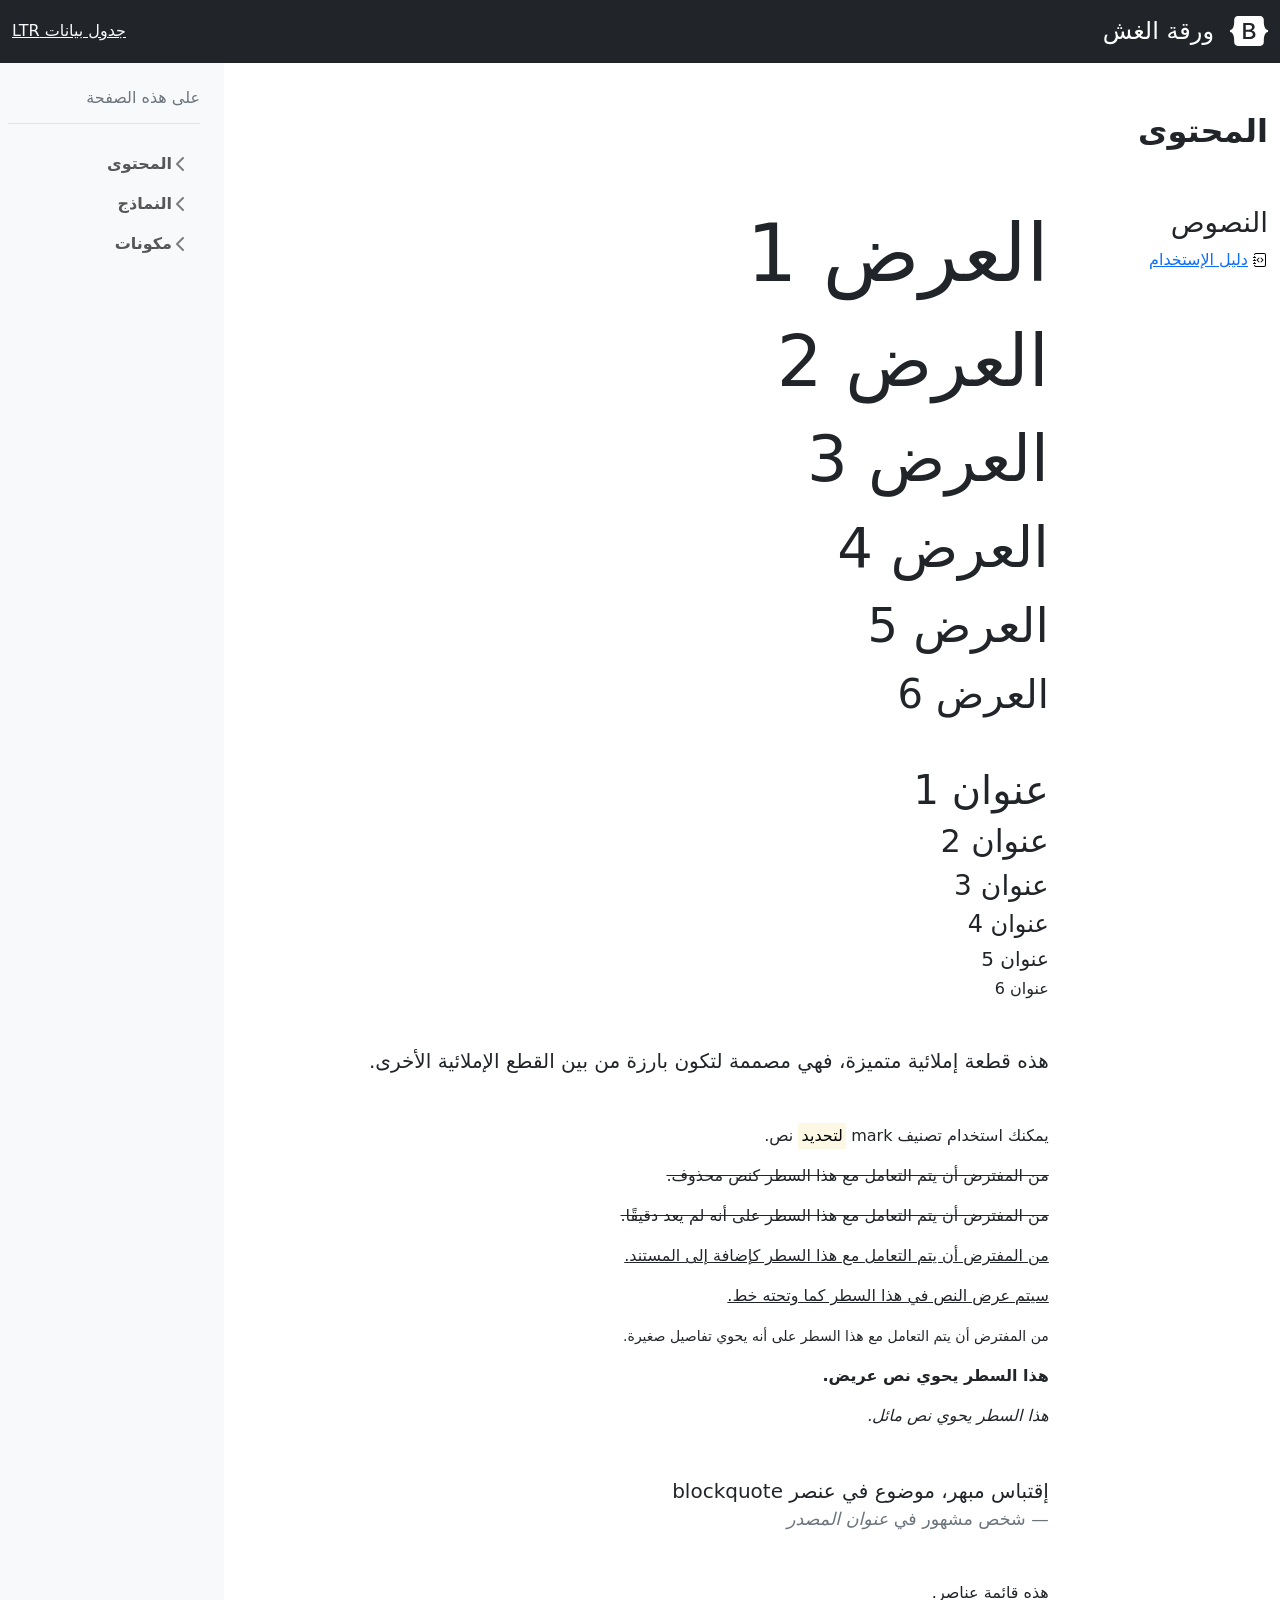
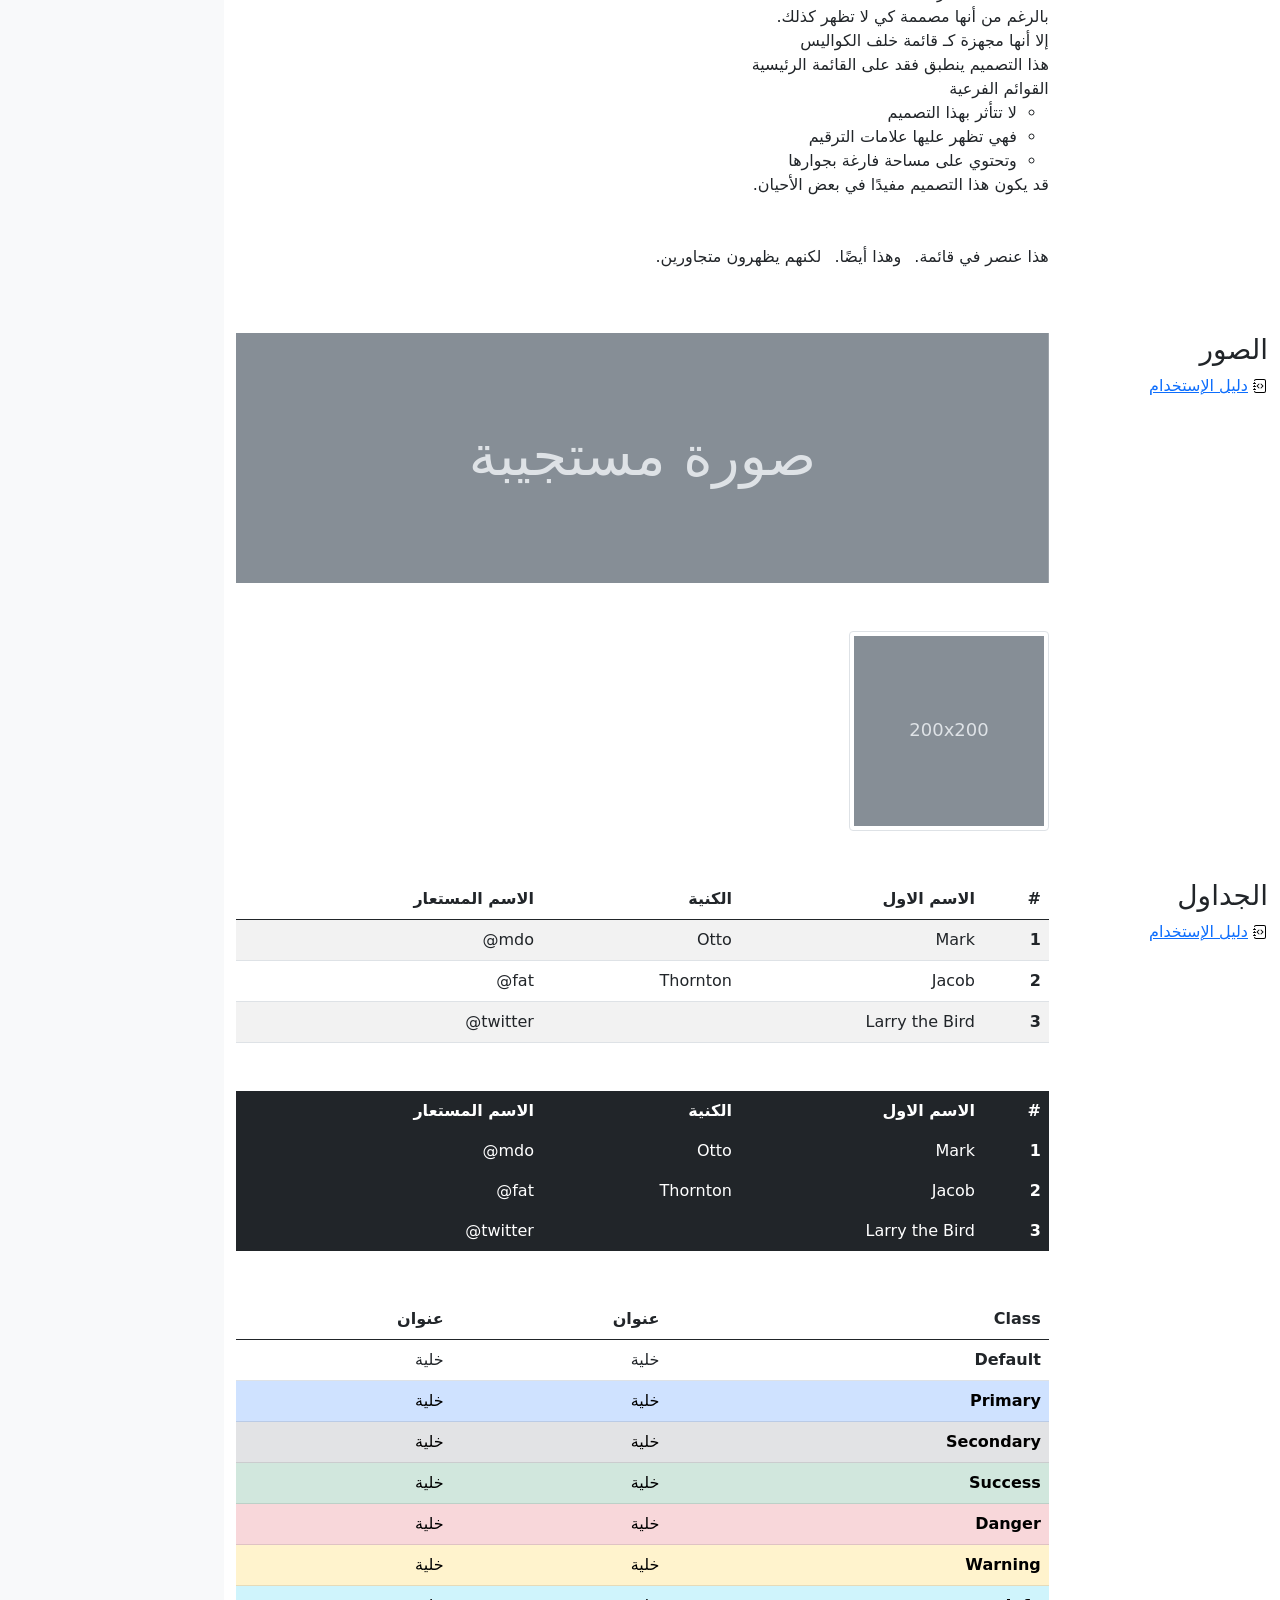
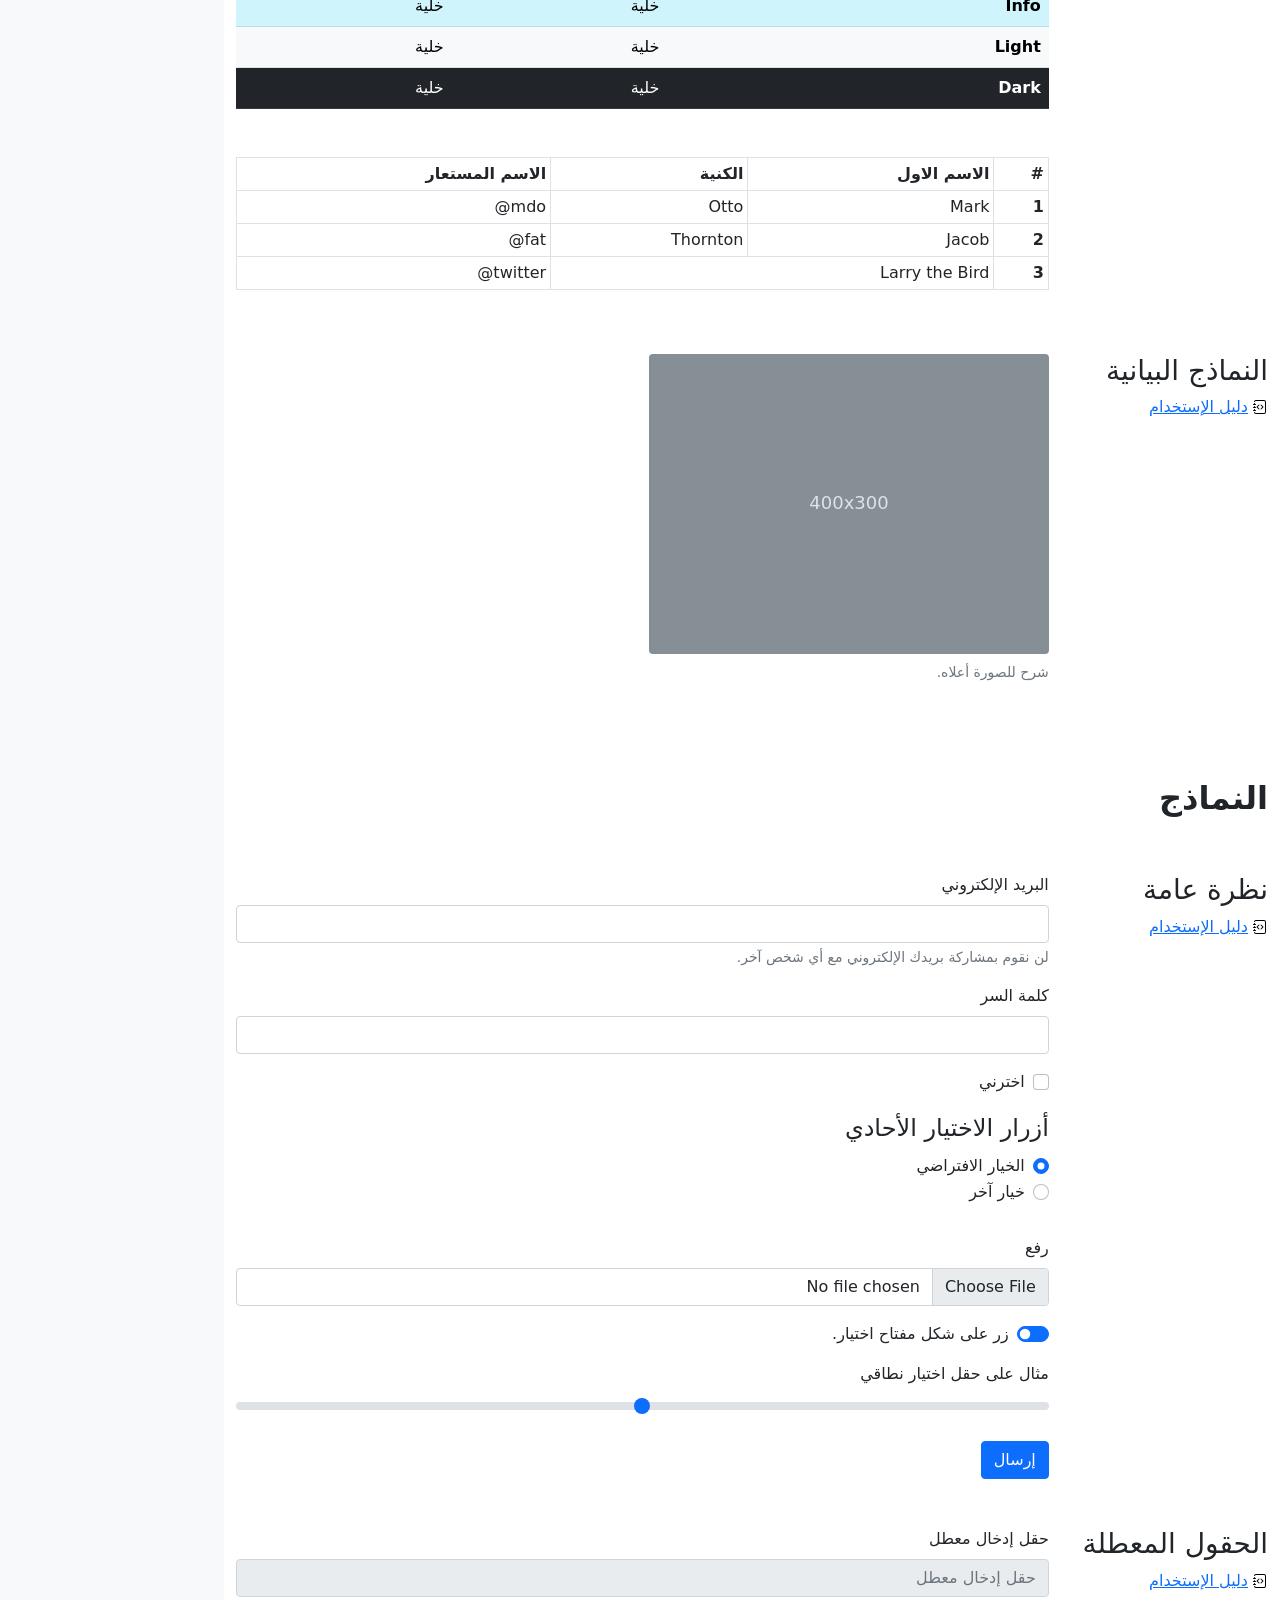
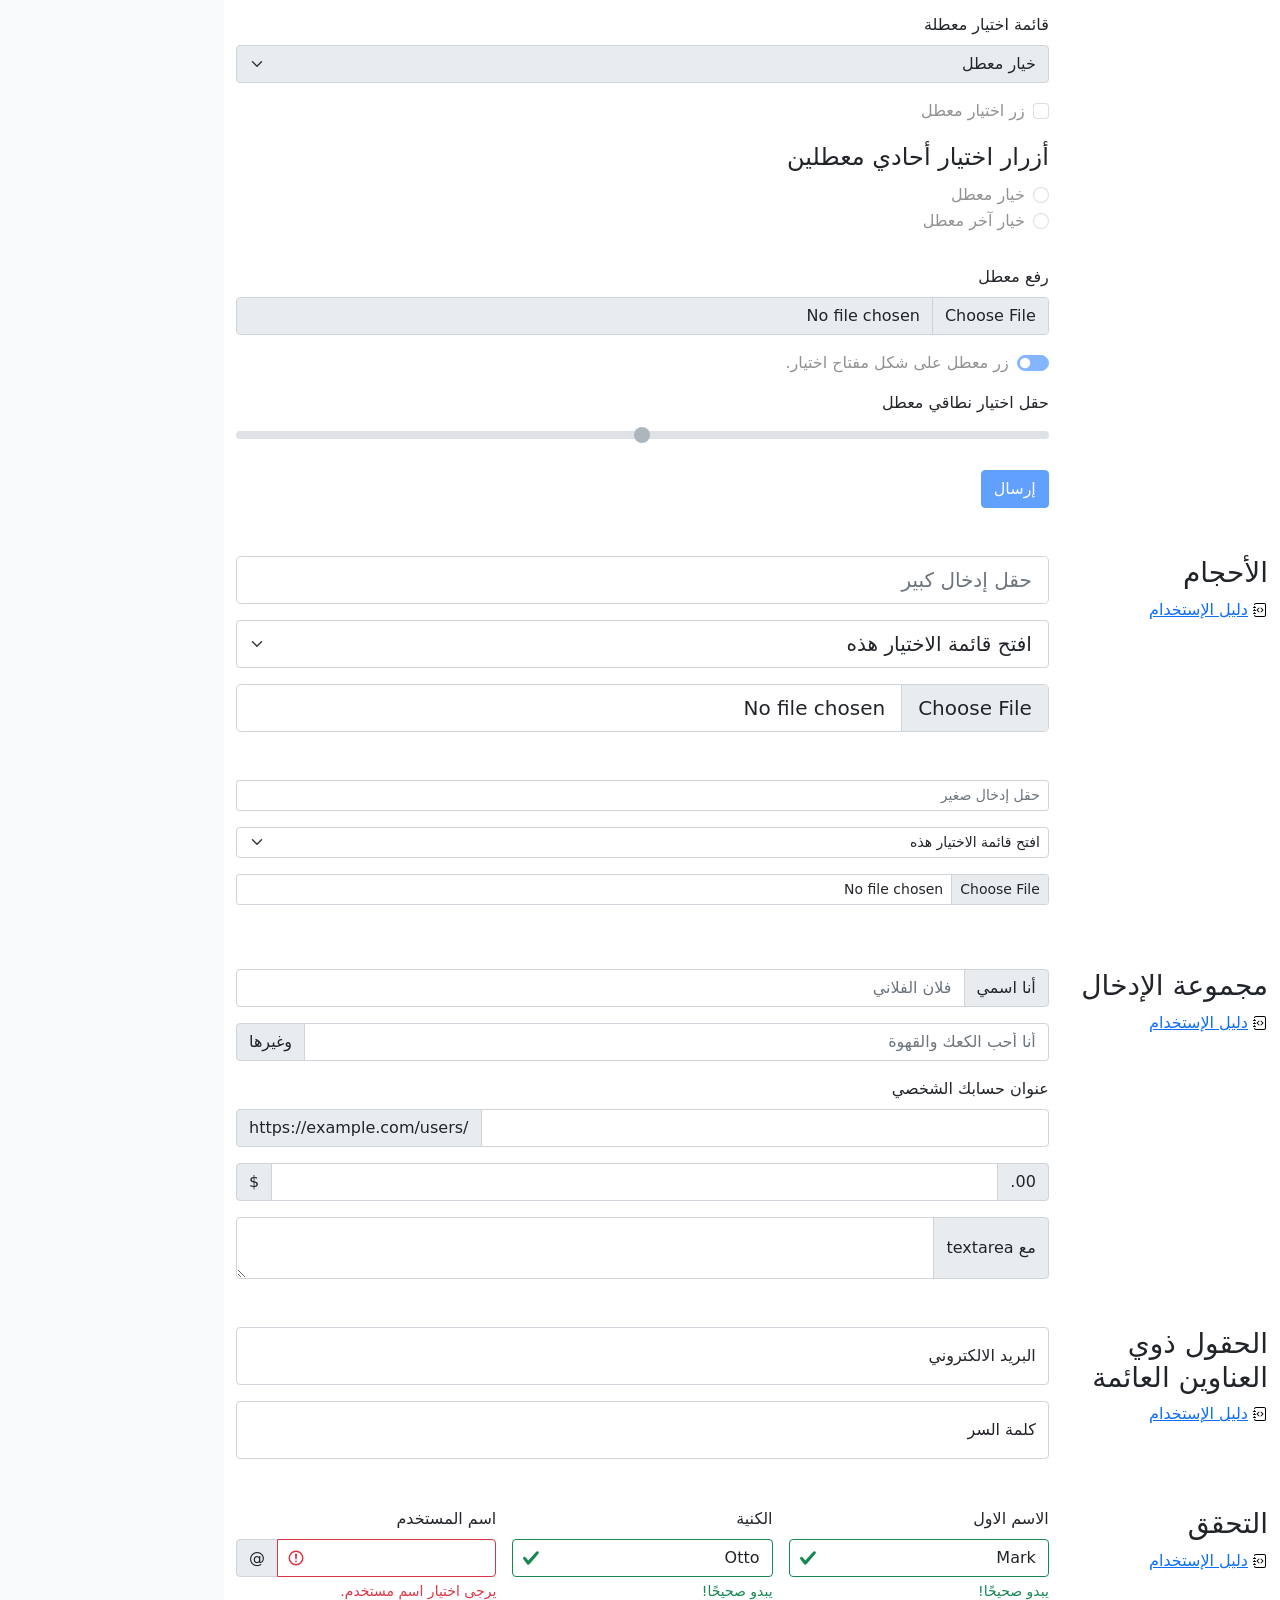
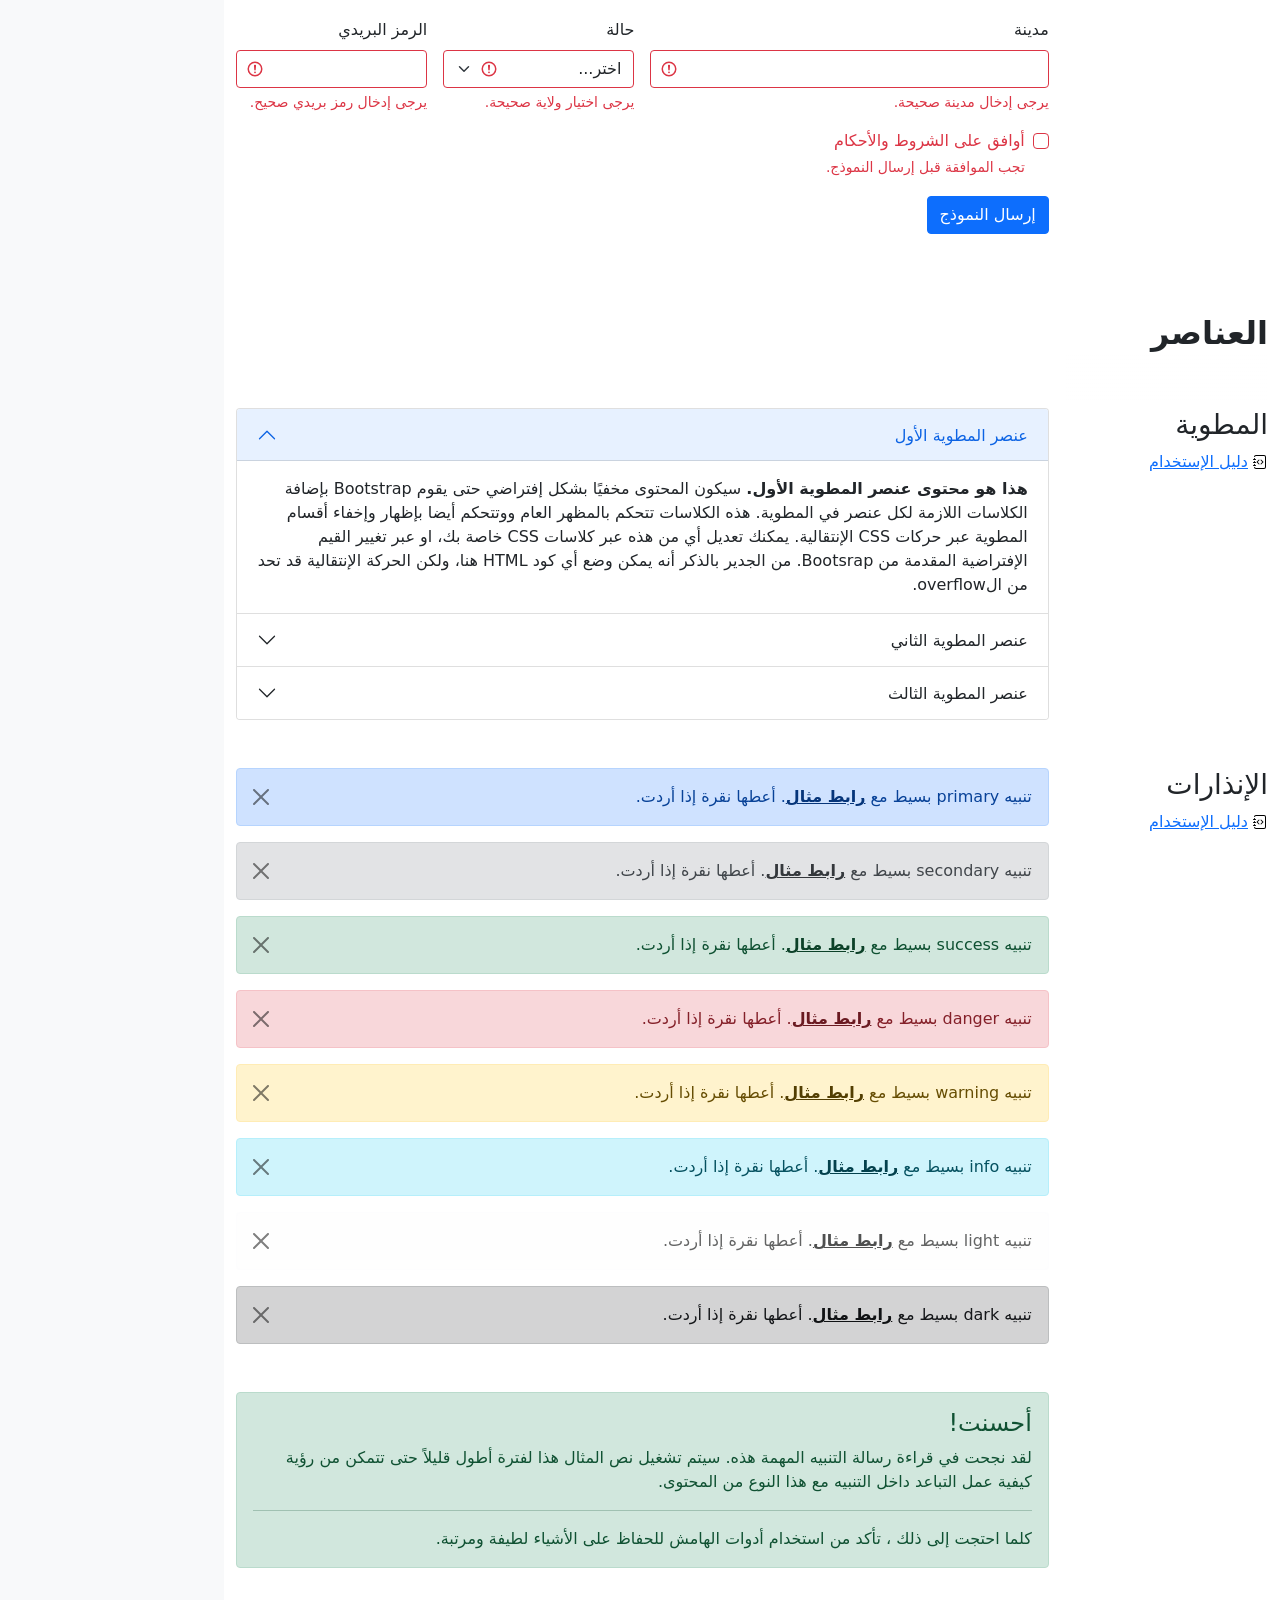
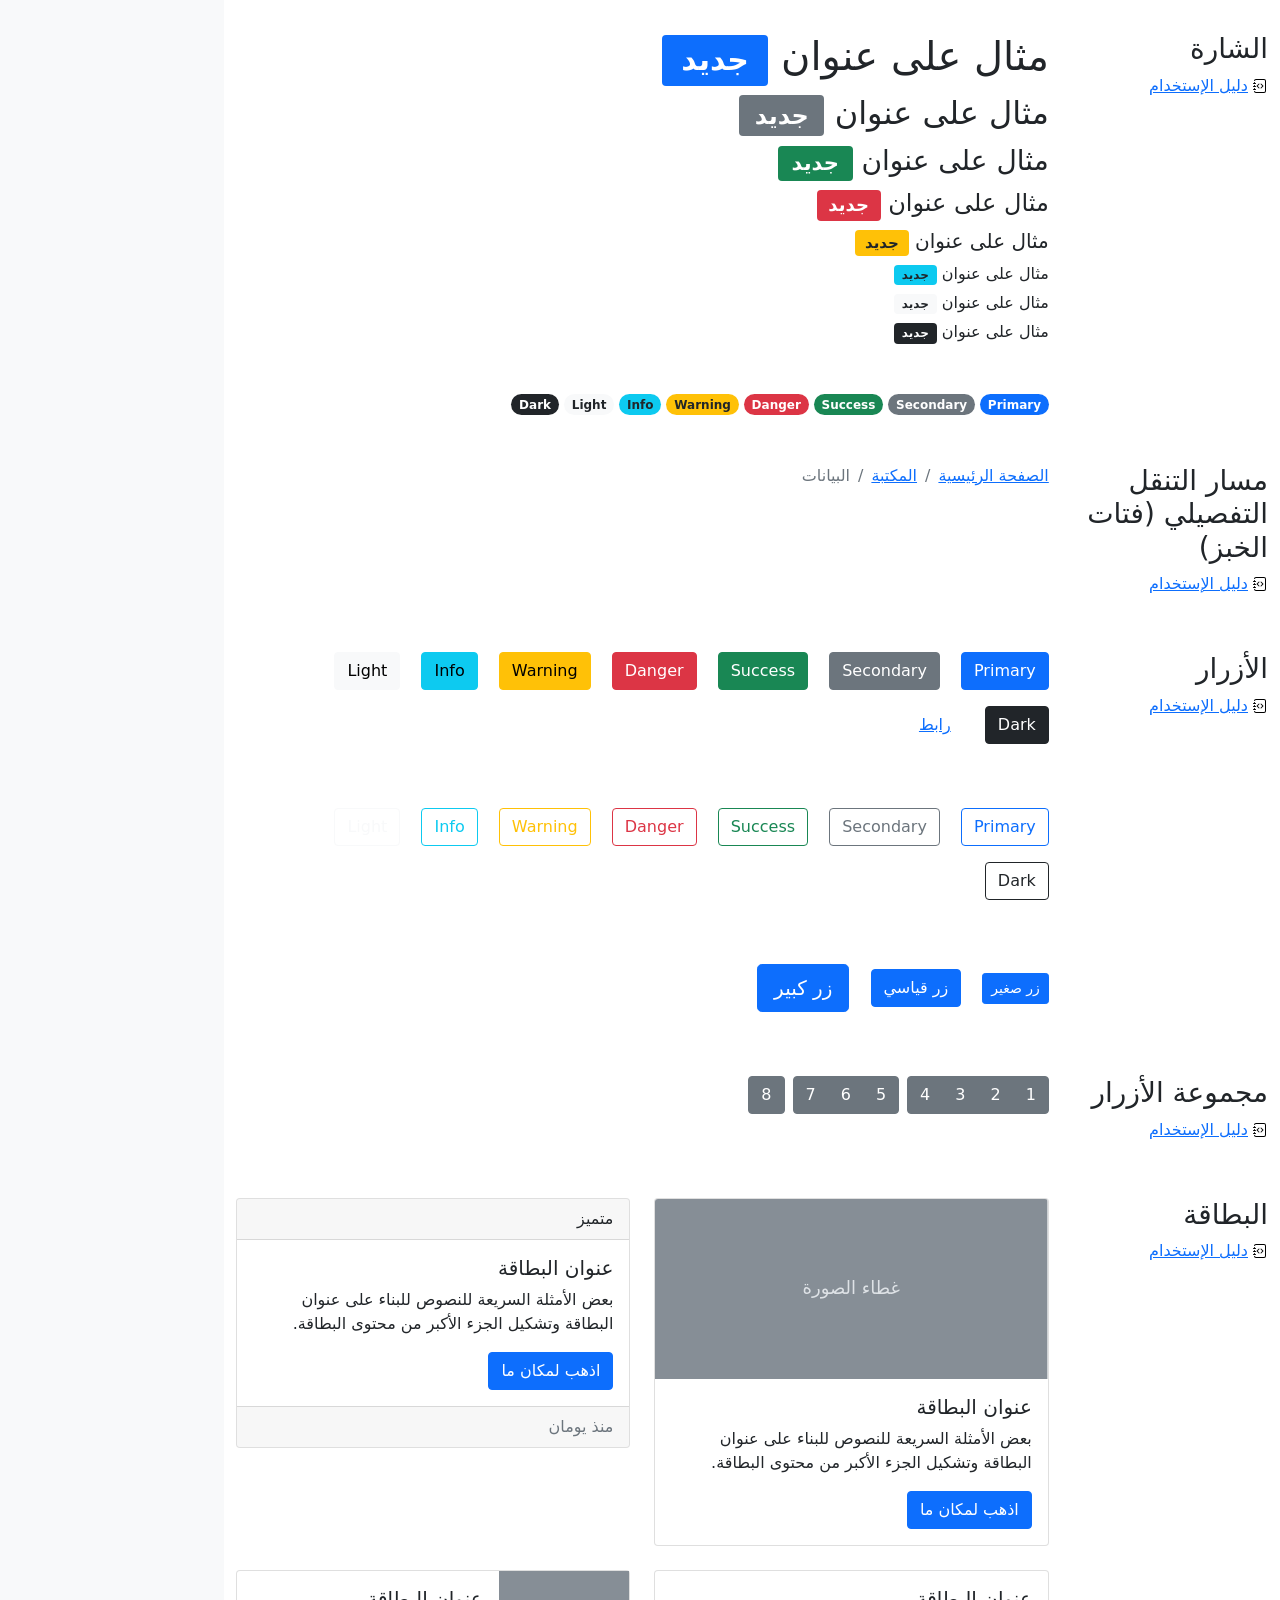
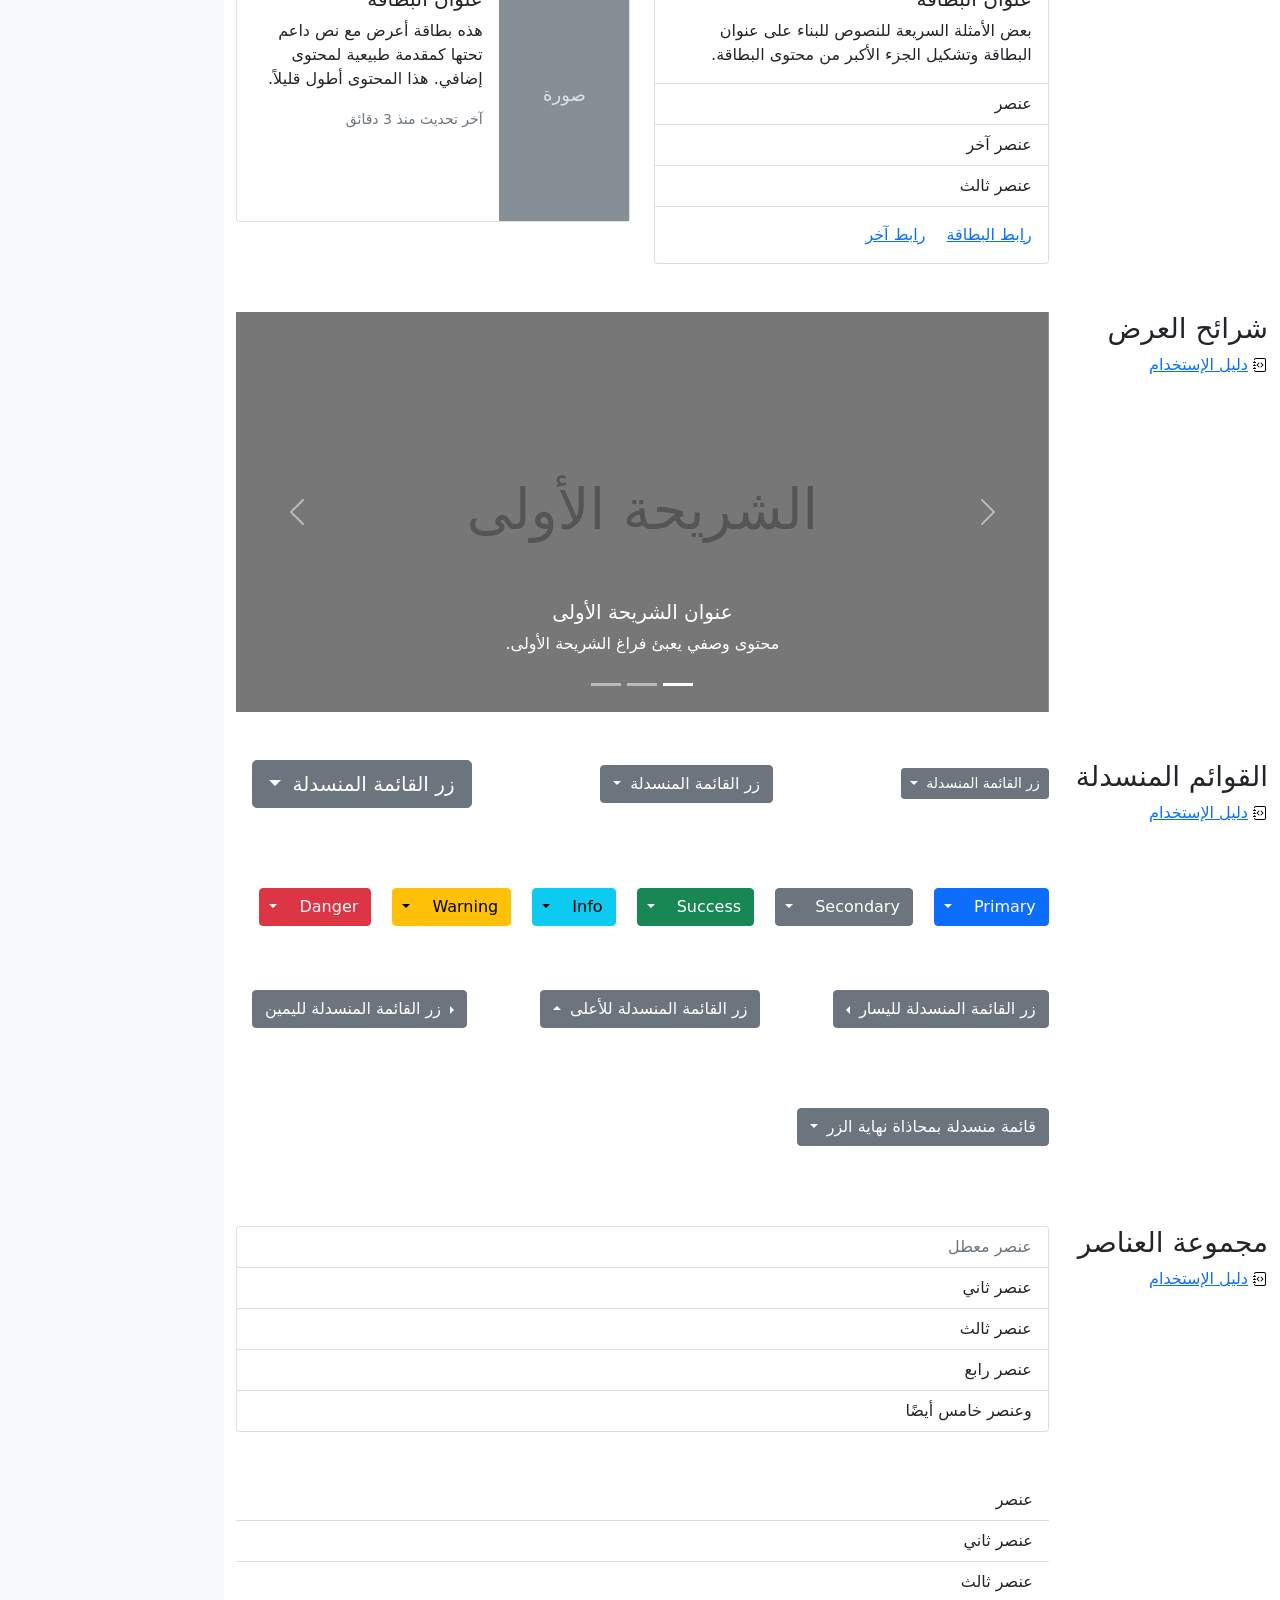
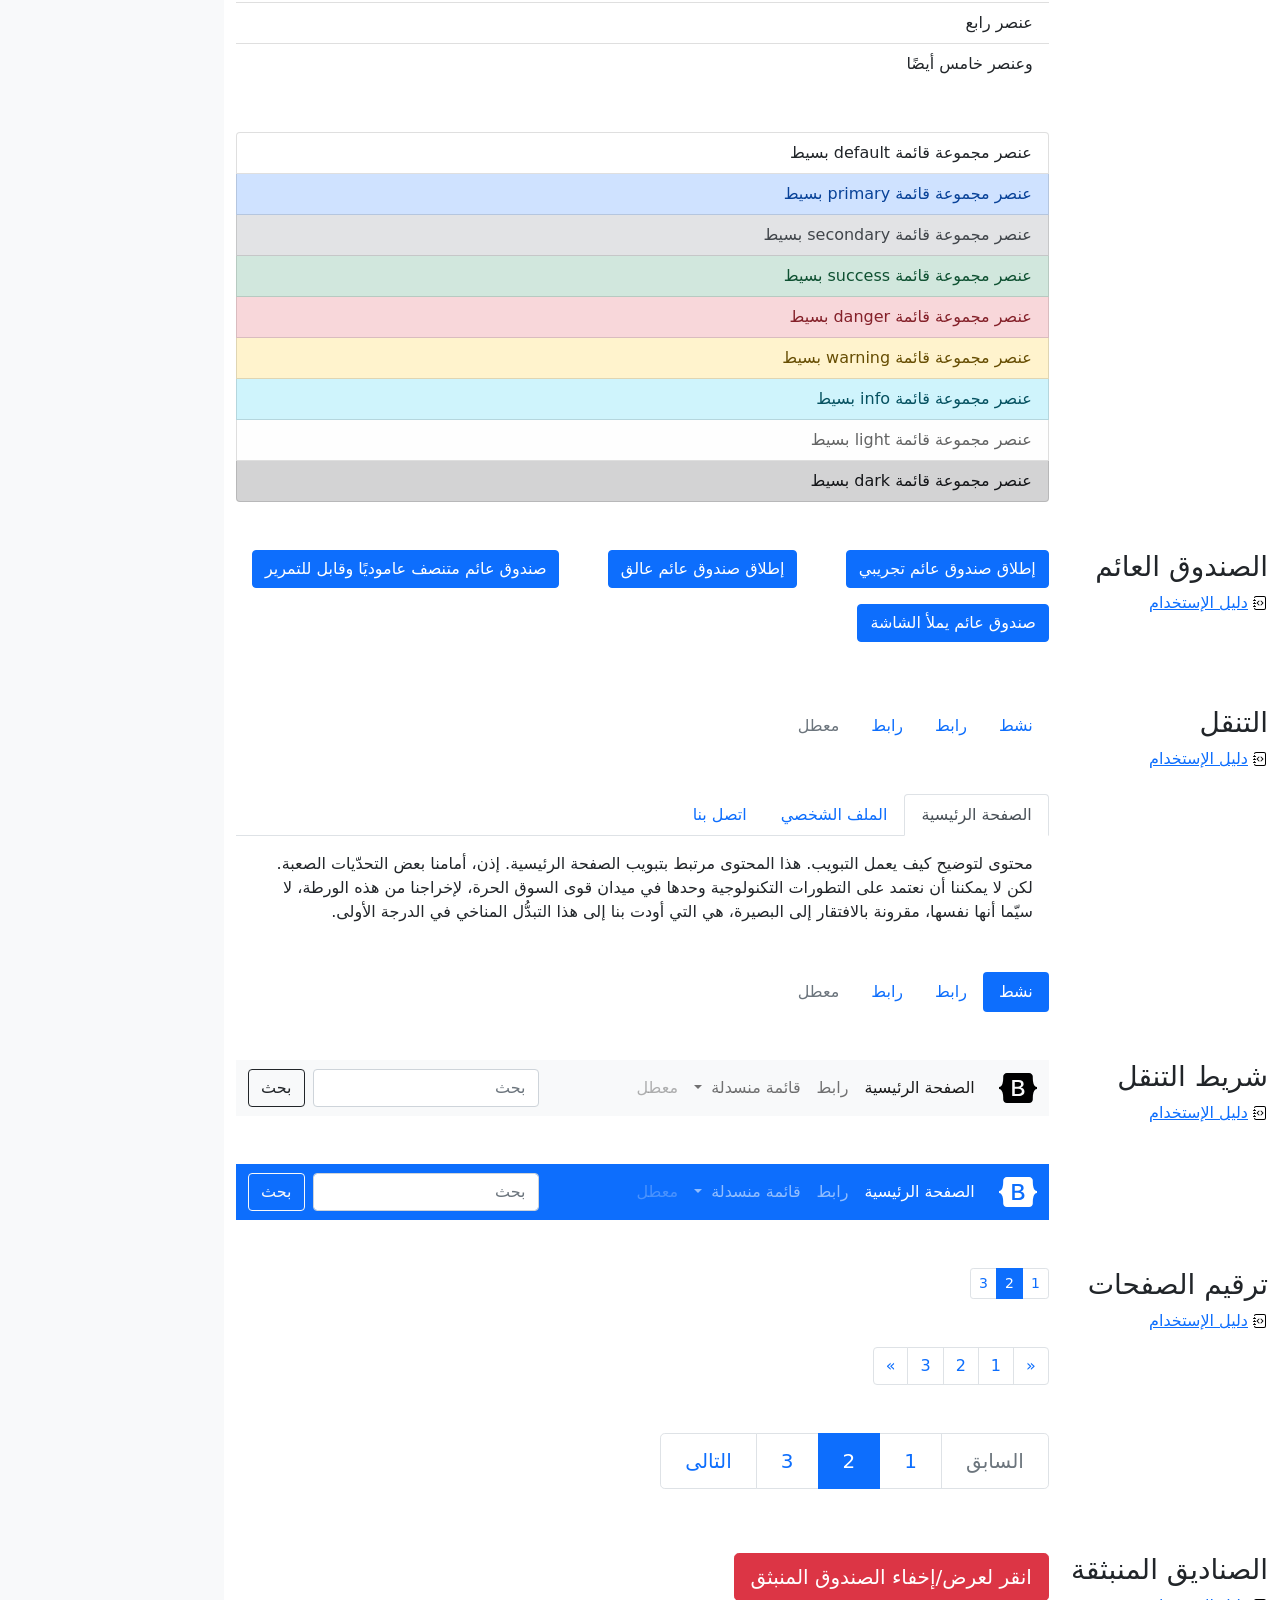
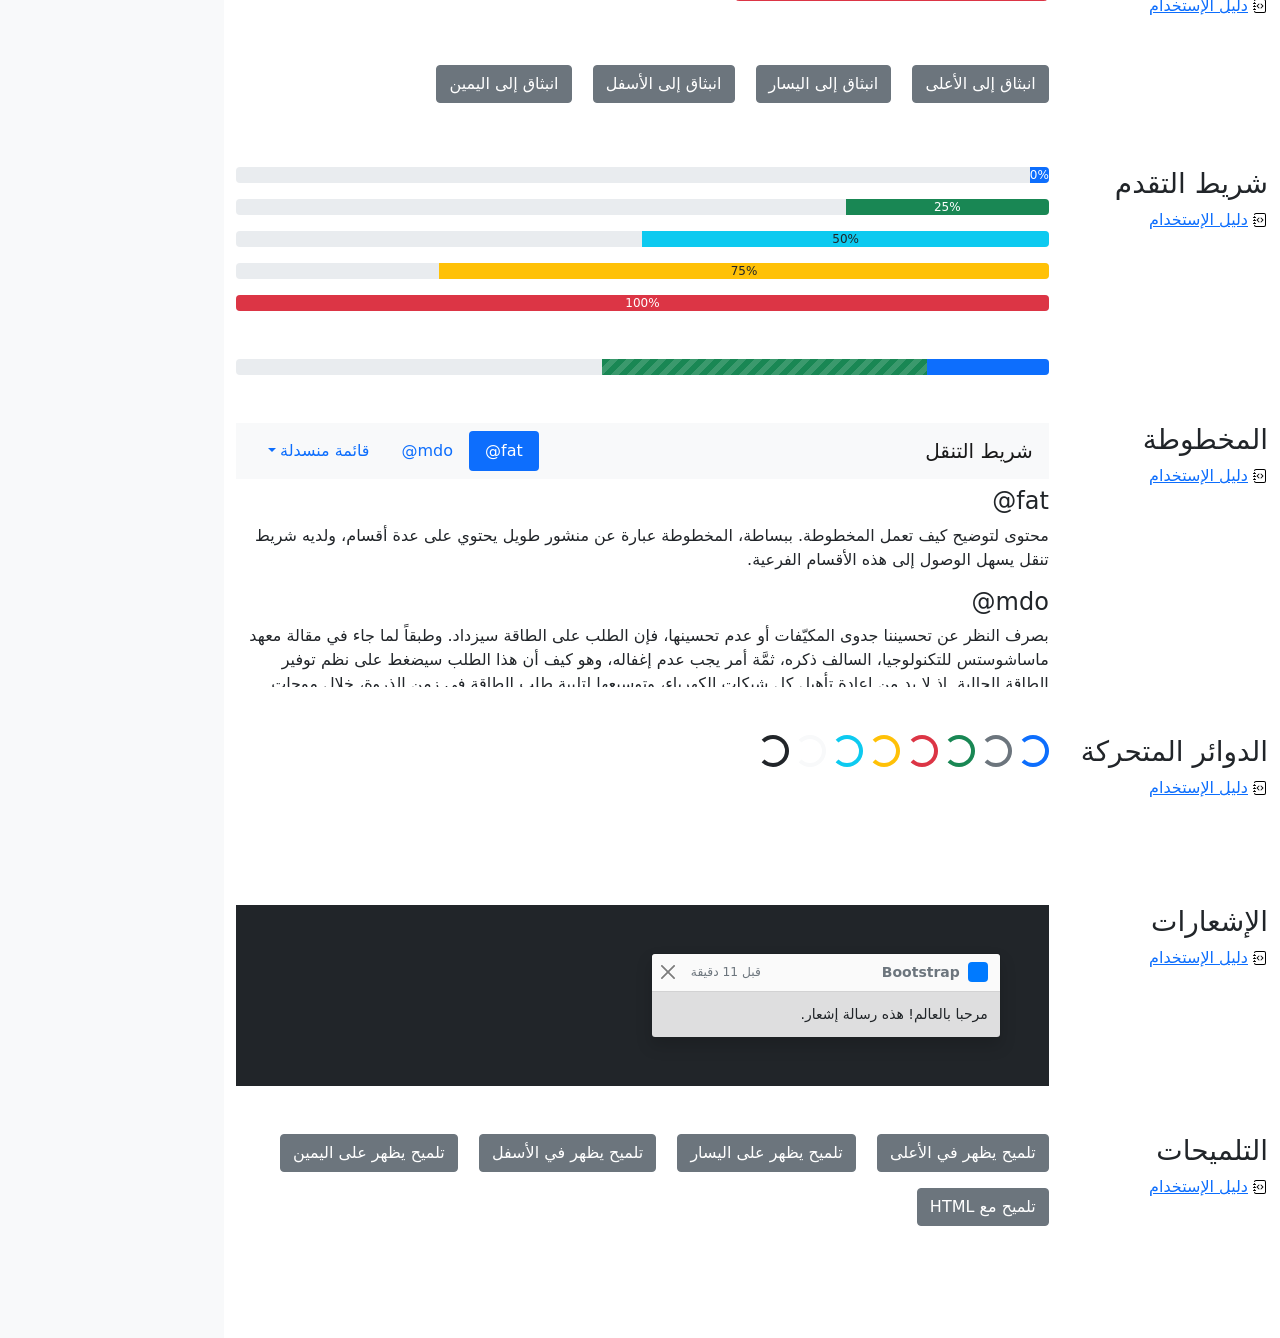
<file: bootstrap-5.0.2-examples/cheatsheet-rtl/index.html>
<!doctype html>
<html lang="ar" dir="rtl">
  <head>
    <meta charset="utf-8">
    <meta name="viewport" content="width=device-width, initial-scale=1">
    <meta name="description" content="">
    <meta name="author" content="Mark Otto, Jacob Thornton, and Bootstrap contributors">
    <meta name="generator" content="Hugo 0.84.0">
    <title>ورقة الغش · Bootstrap v5.0</title>

    <link rel="canonical" href="https://getbootstrap.com/docs/5.0/examples/cheatsheet-rtl/">

    

    <!-- Bootstrap core CSS -->
<link href="../assets/dist/css/bootstrap.rtl.min.css" rel="stylesheet">

    <style>
      .bd-placeholder-img {
        font-size: 1.125rem;
        text-anchor: middle;
        -webkit-user-select: none;
        -moz-user-select: none;
        user-select: none;
      }

      @media (min-width: 768px) {
        .bd-placeholder-img-lg {
          font-size: 3.5rem;
        }
      }
    </style>

    
    <!-- Custom styles for this template -->
    <link href="../cheatsheet/cheatsheet.rtl.css" rel="stylesheet">
  </head>
  <body class="bg-light">
    
<header class="bd-header bg-dark py-3 d-flex align-items-stretch border-bottom border-dark">
  <div class="container-fluid d-flex align-items-center">
    <h1 class="d-flex align-items-center fs-4 text-white mb-0">
      <img src="../assets/brand/bootstrap-logo-white.svg" width="38" height="30" class="me-3" alt="Bootstrap">
      ورقة الغش
    </h1>
    <a href="../examples/cheatsheet/" class="ms-auto link-light" hreflang="en">جدول بيانات LTR</a>
  </div>
</header>
<aside class="bd-aside sticky-xl-top text-muted align-self-start mb-3 mb-xl-5 px-2">
  <h2 class="h6 pt-4 pb-3 mb-4 border-bottom">على هذه الصفحة</h2>
  <nav class="small" id="toc">
    <ul class="list-unstyled">
      <li class="my-2">
        <button class="btn d-inline-flex align-items-center collapsed" data-bs-toggle="collapse" aria-expanded="false" data-bs-target="#contents-collapse" aria-controls="contents-collapse">المحتوى</button>
        <ul class="list-unstyled ps-3 collapse" id="contents-collapse">
          <li><a class="d-inline-flex align-items-center rounded" href="#typography">النصوص</a></li>
          <li><a class="d-inline-flex align-items-center rounded" href="#images">الصور</a></li>
          <li><a class="d-inline-flex align-items-center rounded" href="#tables">الجداول</a></li>
          <li><a class="d-inline-flex align-items-center rounded" href="#figures">النماذج البيانية</a></li>
        </ul>
      </li>
      <li class="my-2">
        <button class="btn d-inline-flex align-items-center collapsed" data-bs-toggle="collapse" aria-expanded="false" data-bs-target="#forms-collapse" aria-controls="forms-collapse">النماذج</button>
        <ul class="list-unstyled ps-3 collapse" id="forms-collapse">
          <li><a class="d-inline-flex align-items-center rounded" href="#overview">نظرة عامة</a></li>
          <li><a class="d-inline-flex align-items-center rounded" href="#disabled-forms">الحقول المعطلة</a></li>
          <li><a class="d-inline-flex align-items-center rounded" href="#sizing">الأحجام</a></li>
          <li><a class="d-inline-flex align-items-center rounded" href="#input-group">مجموعة الإدخال</a></li>
          <li><a class="d-inline-flex align-items-center rounded" href="#floating-labels">الحقول ذوي العناوين العائمة</a></li>
          <li><a class="d-inline-flex align-items-center rounded" href="#validation">التحقق</a></li>
        </ul>
      </li>
      <li class="my-2">
        <button class="btn d-inline-flex align-items-center collapsed" data-bs-toggle="collapse" aria-expanded="false" data-bs-target="#components-collapse" aria-controls="components-collapse">مكونات</button>
        <ul class="list-unstyled ps-3 collapse" id="components-collapse">
          <li><a class="d-inline-flex align-items-center rounded" href="#accordion">المطوية</a></li>
          <li><a class="d-inline-flex align-items-center rounded" href="#alerts">الإنذارات</a></li>
          <li><a class="d-inline-flex align-items-center rounded" href="#badge">الشارة</a></li>
          <li><a class="d-inline-flex align-items-center rounded" href="#breadcrumb">مسار التنقل التفصيلي</a></li>
          <li><a class="d-inline-flex align-items-center rounded" href="#buttons">الأزرار</a></li>
          <li><a class="d-inline-flex align-items-center rounded" href="#button-group">مجموعة الأزرار</a></li>
          <li><a class="d-inline-flex align-items-center rounded" href="#card">البطاقة</a></li>
          <li><a class="d-inline-flex align-items-center rounded" href="#carousel">شرائح العرض</a></li>
          <li><a class="d-inline-flex align-items-center rounded" href="#dropdowns">القوائم المنسدلة</a></li>
          <li><a class="d-inline-flex align-items-center rounded" href="#list-group">مجموعة العناصر</a></li>
          <li><a class="d-inline-flex align-items-center rounded" href="#modal">الصندوق العائم</a></li>
          <li><a class="d-inline-flex align-items-center rounded" href="#navs">التنقل</a></li>
          <li><a class="d-inline-flex align-items-center rounded" href="#navbar">شريط التنقل</a></li>
          <li><a class="d-inline-flex align-items-center rounded" href="#pagination">ترقيم الصفحات</a></li>
          <li><a class="d-inline-flex align-items-center rounded" href="#popovers">الصناديق المنبثقة</a></li>
          <li><a class="d-inline-flex align-items-center rounded" href="#progress">شريط التقدم</a></li>
          <li><a class="d-inline-flex align-items-center rounded" href="#scrollspy">المخطوطة</a></li>
          <li><a class="d-inline-flex align-items-center rounded" href="#spinners">الدوائر المتحركة</a></li>
          <li><a class="d-inline-flex align-items-center rounded" href="#toasts">الإشعارات</a></li>
          <li><a class="d-inline-flex align-items-center rounded" href="#tooltips">التلميحات</a></li>
        </ul>
      </li>
    </ul>
  </nav>
</aside>
<div class="bd-cheatsheet container-fluid bg-body">
  <section id="content">
    <h2 class="sticky-xl-top fw-bold pt-3 pt-xl-5 pb-2 pb-xl-3">المحتوى</h2>

    <article class="my-3" id="typography">
      <div class="bd-heading sticky-xl-top align-self-start mt-5 mb-3 mt-xl-0 mb-xl-2">
        <h3>النصوص</h3>
        <a class="d-flex align-items-center" hreflang="en" href="../content/typography/">دليل الإستخدام</a>
      </div>

      <div>
        <div class="bd-example">
        <p class="display-1">العرض 1</p>
        <p class="display-2">العرض 2</p>
        <p class="display-3">العرض 3</p>
        <p class="display-4">العرض 4</p>
        <p class="display-5">العرض 5</p>
        <p class="display-6">العرض 6</p>
        </div>

        <div class="bd-example">
        <p class="h1">عنوان 1</p>
        <p class="h2">عنوان 2</p>
        <p class="h3">عنوان 3</p>
        <p class="h4">عنوان 4</p>
        <p class="h5">عنوان 5</p>
        <p class="h6">عنوان 6</p>
        </div>

        <div class="bd-example">
        <p class="lead">
          هذه قطعة إملائية متميزة، فهي مصممة لتكون بارزة من بين القطع الإملائية الأخرى.
        </p>
        </div>

        <div class="bd-example">
        <p>يمكنك استخدام تصنيف mark <mark>لتحديد</mark> نص.</p>
        <p><del>من المفترض أن يتم التعامل مع هذا السطر كنص محذوف.</del></p>
        <p><s>من المفترض أن يتم التعامل مع هذا السطر على أنه لم يعد دقيقًا.</s></p>
        <p><ins>من المفترض أن يتم التعامل مع هذا السطر كإضافة إلى المستند.</ins></p>
        <p><u>سيتم عرض النص في هذا السطر كما وتحته خط.</u></p>
        <p><small>من المفترض أن يتم التعامل مع هذا السطر على أنه يحوي تفاصيل صغيرة.</small></p>
        <p><strong>هذا السطر يحوي نص عريض.</strong></p>
        <p><em>هذا السطر يحوي نص مائل.</em></p>
        </div>

        <div class="bd-example">
        <blockquote class="blockquote">
          <p>إقتباس مبهر، موضوع في عنصر blockquote</p>
          <footer class="blockquote-footer">شخص مشهور في <cite title= "عنوان المصدر"> عنوان المصدر </cite></footer>
        </blockquote>
        </div>

        <div class="bd-example">
        <ul class="list-unstyled">
          <li>هذه قائمة عناصر.</li>
          <li>بالرغم من أنها مصممة كي لا تظهر كذلك.</li>
          <li>إلا أنها مجهزة كـ قائمة خلف الكواليس</li>
          <li>هذا التصميم ينطبق فقد على القائمة الرئيسية</li>
          <li>القوائم الفرعية
            <ul>
              <li>لا تتأثر بهذا التصميم</li>
              <li>فهي تظهر عليها علامات الترقيم</li>
              <li>وتحتوي على مساحة فارغة بجوارها</li>
            </ul>
          </li>
          <li>قد يكون هذا التصميم مفيدًا في بعض الأحيان.</li>
        </ul>
        </div>

        <div class="bd-example">
        <ul class="list-inline">
          <li class="list-inline-item">هذا عنصر في قائمة.</li>
          <li class="list-inline-item">وهذا أيضًا.</li>
          <li class="list-inline-item">لكنهم يظهرون متجاورين.</li>
        </ul>
        </div>
      </div>
    </article>
    <article class="my-3" id="images">
      <div class="bd-heading sticky-xl-top align-self-start mt-5 mb-3 mt-xl-0 mb-xl-2">
        <h3>الصور</h3>
        <a class="d-flex align-items-center" hreflang="en" href="../content/images/">دليل الإستخدام</a>
      </div>

      <div>
        <div class="bd-example">
        <svg class="bd-placeholder-img bd-placeholder-img-lg img-fluid" width="100%" height="250" xmlns="http://www.w3.org/2000/svg" role="img" aria-label="Placeholder: صورة مستجيبة" preserveAspectRatio="xMidYMid slice" focusable="false"><title>Placeholder</title><rect width="100%" height="100%" fill="#868e96"/><text x="50%" y="50%" fill="#dee2e6" dy=".3em">صورة مستجيبة</text></svg>

        </div>

        <div class="bd-example">
        <svg class="bd-placeholder-img img-thumbnail" width="200" height="200" xmlns="http://www.w3.org/2000/svg" role="img" aria-label="صورة عنصر نائب مربع عام مع حدود بيضاء حولها ، مما يجعلها تشبه صورة تم التقاطها بكاميرا فورية قديمة: 200x200" preserveAspectRatio="xMidYMid slice" focusable="false"><title>صورة عنصر نائب مربع عام مع حدود بيضاء حولها ، مما يجعلها تشبه صورة تم التقاطها بكاميرا فورية قديمة</title><rect width="100%" height="100%" fill="#868e96"/><text x="50%" y="50%" fill="#dee2e6" dy=".3em">200x200</text></svg>

        </div>
      </div>
    </article>
    <article class="my-3" id="tables">
      <div class="bd-heading sticky-xl-top align-self-start mt-5 mb-3 mt-xl-0 mb-xl-2">
        <h3>الجداول</h3>
        <a class="d-flex align-items-center" hreflang="en" href="../content/tables/">دليل الإستخدام</a>
      </div>

      <div>
        <div class="bd-example">
        <table class="table table-striped">
          <thead>
          <tr>
            <th scope="col">#</th>
            <th scope="col">الاسم الاول</th>
            <th scope="col">الكنية</th>
            <th scope="col">الاسم المستعار</th>
          </tr>
          </thead>
          <tbody>
          <tr>
            <th scope="row">1</th>
            <td>Mark</td>
            <td>Otto</td>
            <td><bdo lang="en" dir="ltr">@mdo</bdo></td>
          </tr>
          <tr>
            <th scope="row">2</th>
            <td>Jacob</td>
            <td>Thornton</td>
            <td><bdo lang="en" dir="ltr">@fat</bdo></td>
          </tr>
          <tr>
            <th scope="row">3</th>
            <td colspan="2">Larry the Bird</td>
            <td><bdo lang="en" dir="ltr">@twitter</bdo></td>
          </tr>
          </tbody>
        </table>
        </div>

        <div class="bd-example">
        <table class="table table-dark table-borderless">
          <thead>
          <tr>
            <th scope="col">#</th>
            <th scope="col">الاسم الاول</th>
            <th scope="col">الكنية</th>
            <th scope="col">الاسم المستعار</th>
          </tr>
          </thead>
          <tbody>
          <tr>
            <th scope="row">1</th>
            <td>Mark</td>
            <td>Otto</td>
            <td><bdo lang="en" dir="ltr">@mdo</bdo></td>
          </tr>
          <tr>
            <th scope="row">2</th>
            <td>Jacob</td>
            <td>Thornton</td>
            <td><bdo lang="en" dir="ltr">@fat</bdo></td>
          </tr>
          <tr>
            <th scope="row">3</th>
            <td colspan="2">Larry the Bird</td>
            <td><bdo lang="en" dir="ltr">@twitter</bdo></td>
          </tr>
          </tbody>
        </table>
        </div>

        <div class="bd-example">
        <table class="table table-hover">
          <thead>
          <tr>
            <th scope="col">Class</th>
            <th scope="col">عنوان</th>
            <th scope="col">عنوان</th>
          </tr>
          </thead>
          <tbody>
          <tr>
            <th scope="row">Default</th>
            <td>خلية</td>
            <td>خلية</td>
          </tr>
          
          <tr class="table-primary">
            <th scope="row">Primary</th>
            <td>خلية</td>
            <td>خلية</td>
          </tr>
          <tr class="table-secondary">
            <th scope="row">Secondary</th>
            <td>خلية</td>
            <td>خلية</td>
          </tr>
          <tr class="table-success">
            <th scope="row">Success</th>
            <td>خلية</td>
            <td>خلية</td>
          </tr>
          <tr class="table-danger">
            <th scope="row">Danger</th>
            <td>خلية</td>
            <td>خلية</td>
          </tr>
          <tr class="table-warning">
            <th scope="row">Warning</th>
            <td>خلية</td>
            <td>خلية</td>
          </tr>
          <tr class="table-info">
            <th scope="row">Info</th>
            <td>خلية</td>
            <td>خلية</td>
          </tr>
          <tr class="table-light">
            <th scope="row">Light</th>
            <td>خلية</td>
            <td>خلية</td>
          </tr>
          <tr class="table-dark">
            <th scope="row">Dark</th>
            <td>خلية</td>
            <td>خلية</td>
          </tr>
          </tbody>
        </table>
        </div>

        <div class="bd-example">
        <table class="table table-sm table-bordered">
          <thead>
          <tr>
            <th scope="col">#</th>
            <th scope="col">الاسم الاول</th>
            <th scope="col">الكنية</th>
            <th scope="col">الاسم المستعار</th>
          </tr>
          </thead>
          <tbody>
          <tr>
            <th scope="row">1</th>
            <td>Mark</td>
            <td>Otto</td>
            <td><bdo lang="en" dir="ltr">@mdo</bdo></td>
          </tr>
          <tr>
            <th scope="row">2</th>
            <td>Jacob</td>
            <td>Thornton</td>
            <td><bdo lang="en" dir="ltr">@fat</bdo></td>
          </tr>
          <tr>
            <th scope="row">3</th>
            <td colspan="2">Larry the Bird</td>
            <td><bdo lang="en" dir="ltr">@twitter</bdo></td>
          </tr>
          </tbody>
        </table>
        </div>
      </div>
    </article>
    <article class="my-3" id="figures">
      <div class="bd-heading sticky-xl-top align-self-start mt-5 mb-3 mt-xl-0 mb-xl-2">
        <h3>النماذج البيانية</h3>
        <a class="d-flex align-items-center" hreflang="en" href="../content/figures/">دليل الإستخدام</a>
      </div>

      <div>
        <div class="bd-example">
        <figure class="figure">
          <svg class="bd-placeholder-img figure-img img-fluid rounded" width="400" height="300" xmlns="http://www.w3.org/2000/svg" role="img" aria-label="Placeholder: 400x300" preserveAspectRatio="xMidYMid slice" focusable="false"><title>Placeholder</title><rect width="100%" height="100%" fill="#868e96"/><text x="50%" y="50%" fill="#dee2e6" dy=".3em">400x300</text></svg>

          <figcaption class="figure-caption">شرح للصورة أعلاه.</figcaption>
        </figure>
        </div>
      </div>
    </article>
  </section>

  <section id="forms">
    <h2 class="sticky-xl-top fw-bold pt-3 pt-xl-5 pb-2 pb-xl-3">النماذج</h2>

    <article class="my-3" id="overview">
      <div class="bd-heading sticky-xl-top align-self-start mt-5 mb-3 mt-xl-0 mb-xl-2">
        <h3>نظرة عامة</h3>
        <a class="d-flex align-items-center" hreflang="en" href="../forms/overview/">دليل الإستخدام</a>
      </div>

      <div>
        <div class="bd-example">
        <form>
          <div class="mb-3">
            <label for="exampleInputEmail1" class="form-label">البريد الإلكتروني</label>
            <input type="email" class="form-control" id="exampleInputEmail1" aria-describedby="emailHelp">
            <div id="emailHelp" class="form-text">لن نقوم بمشاركة بريدك الإلكتروني مع أي شخص آخر.</div>
          </div>
          <div class="mb-3">
            <label for="exampleInputPassword1" class="form-label">كلمة السر</label>
            <input type="password" class="form-control" id="exampleInputPassword1">
          </div>
          <div class="mb-3 form-check">
            <input type="checkbox" class="form-check-input" id="exampleCheck1">
            <label class="form-check-label" for="exampleCheck1">اخترني</label>
          </div>
          <fieldset class="mb-3">
            <legend>أزرار الاختيار الأحادي</legend>
            <div class="form-check">
              <input type="radio" name="radios" class="form-check-input" id="exampleRadio1" checked>
              <label class="form-check-label" for="exampleRadio1">الخيار الافتراضي</label>
            </div>
            <div class="mb-3 form-check">
              <input type="radio" name="radios" class="form-check-input" id="exampleRadio2">
              <label class="form-check-label" for="exampleRadio2">خيار آخر</label>
            </div>
          </fieldset>
          <div class="mb-3">
            <label class="form-label" for="customFile">رفع</label>
            <input type="file" class="form-control" id="customFile">
          </div>
          <div class="mb-3 form-check form-switch">
            <input class="form-check-input" type="checkbox" id="flexSwitchCheckChecked" checked>
            <label class="form-check-label" for="flexSwitchCheckChecked">زر على شكل مفتاح اختيار.</label>
          </div>
          <div class="mb-3">
            <label for="customRange3" class="form-label">مثال على حقل اختيار نطاقي</label>
            <input type="range" class="form-range" min="0" max="5" step="0.5" id="customRange3">
          </div>
          <button type="submit" class="btn btn-primary">إرسال</button>
        </form>
        </div>
      </div>
    </article>
    <article class="my-3" id="disabled-forms">
      <div class="bd-heading sticky-xl-top align-self-start mt-5 mb-3 mt-xl-0 mb-xl-2">
        <h3>الحقول المعطلة</h3>
        <a class="d-flex align-items-center" hreflang="en" href="../forms/overview/#disabled-forms">دليل الإستخدام</a>
      </div>

      <div>
        <div class="bd-example">
        <form>
          <fieldset disabled aria-label="مثال على مجموعة الحقول المعطلة">
            <div class="mb-3">
              <label for="disabledTextInput" class="form-label">حقل إدخال معطل</label>
              <input type="text" id="disabledTextInput" class="form-control" placeholder="حقل إدخال معطل">
            </div>
            <div class="mb-3">
              <label for="disabledSelect" class="form-label">قائمة اختيار معطلة</label>
              <select id="disabledSelect" class="form-select">
                <option>خيار معطل</option>
              </select>
            </div>
            <div class="mb-3">
              <div class="form-check">
                <input class="form-check-input" type="checkbox" id="disabledFieldsetCheck" disabled>
                <label class="form-check-label" for="disabledFieldsetCheck">
                  زر اختيار معطل
                </label>
              </div>
            </div>
            <fieldset class="mb-3">
              <legend>أزرار اختيار أحادي معطلين</legend>
              <div class="form-check">
                <input type="radio" name="radios" class="form-check-input" id="disabledRadio1" disabled>
                <label class="form-check-label" for="disabledRadio1">خيار معطل</label>
              </div>
              <div class="mb-3 form-check">
                <input type="radio" name="radios" class="form-check-input" id="disabledRadio2" disabled>
                <label class="form-check-label" for="disabledRadio2">خيار آخر معطل</label>
              </div>
            </fieldset>
            <div class="mb-3">
              <label class="form-label" for="disabledCustomFile">رفع معطل</label>
              <input type="file" class="form-control" id="disabledCustomFile" disabled>
            </div>
            <div class="mb-3 form-check form-switch">
              <input class="form-check-input" type="checkbox" id="disabledSwitchCheckChecked" checked disabled>
              <label class="form-check-label" for="disabledSwitchCheckChecked">زر معطل على شكل مفتاح اختيار.</label>
            </div>
            <div class="mb-3">
              <label for="disabledRange" class="form-label">حقل اختيار نطاقي معطل</label>
              <input type="range" class="form-range" min="0" max="5" step="0.5" id="disabledRange">
            </div>
            <button type="submit" class="btn btn-primary">إرسال</button>
          </fieldset>
        </form>
        </div>
      </div>
    </article>
    <article class="my-3" id="sizing">
      <div class="bd-heading sticky-xl-top align-self-start mt-5 mb-3 mt-xl-0 mb-xl-2">
        <h3>الأحجام</h3>
        <a class="d-flex align-items-center" hreflang="en" href="../forms/form-control/#sizing">دليل الإستخدام</a>
      </div>

      <div>
        <div class="bd-example">
        <div class="mb-3">
          <input class="form-control form-control-lg" type="text" placeholder="حقل إدخال كبير" aria-label=".form-control-lg مثال">
        </div>
        <div class="mb-3">
          <select class="form-select form-select-lg mb-3" aria-label=".form-select-lg مثال">
            <option selected>افتح قائمة الاختيار هذه</option>
            <option value="1">واحد</option>
            <option value="2">اثنان</option>
            <option value="3">ثلاثة</option>
          </select>
        </div>
        <div class="mb-3">
          <input type="file" class="form-control form-control-lg" aria-label="مثال على إدخال ملف كبير">
        </div>
        </div>

        <div class="bd-example">
        <div class="mb-3">
          <input class="form-control form-control-sm" type="text" placeholder="حقل إدخال صغير" aria-label=".form-control-sm مثال">
        </div>
        <div class="mb-3">
          <select class="form-select form-select-sm" aria-label=".form-select-sm مثال">
            <option selected>افتح قائمة الاختيار هذه</option>
            <option value="1">واحد</option>
            <option value="2">اثنان</option>
            <option value="3">ثلاثة</option>
          </select>
        </div>
        <div class="mb-3">
          <input type="file" class="form-control form-control-sm" aria-label="مثال على إدخال ملف صغير">
        </div>
        </div>
      </div>
    </article>
    <article class="my-3" id="input-group">
      <div class="bd-heading sticky-xl-top align-self-start mt-5 mb-3 mt-xl-0 mb-xl-2">
        <h3>مجموعة الإدخال</h3>
        <a class="d-flex align-items-center" hreflang="en" href="../forms/input-group/">دليل الإستخدام</a>
      </div>

      <div>
        <div class="bd-example">
        <div class="input-group mb-3">
          <span class="input-group-text" id="basic-addon1">أنا اسمي</span>
          <input type="text" class="form-control" placeholder="فلان الفلاني" aria-label="الاسم" aria-describedby="basic-addon1">
        </div>
        <div class="input-group mb-3">
          <input type="text" class="form-control" placeholder="أنا أحب الكعك والقهوة" aria-label="الطعام المفضل" aria-describedby="basic-addon2">
          <span class="input-group-text" id="basic-addon2">وغيرها</span>
        </div>
        <label for="basic-url" class="form-label">عنوان حسابك الشخصي</label>
        <div class="input-group mb-3">
          <input type="text" class="form-control" id="basic-url" aria-describedby="basic-addon3">
          <span class="input-group-text" id="basic-addon3"><bdo lang="en" dir="ltr">https://example.com/users/</bdo></span>
        </div>
        <div class="input-group mb-3">
          <span class="input-group-text"><bdo lang="en" dir="ltr">.00</bdo></span>
          <input type="text" class="form-control" aria-label="المبلغ (لأقرب دولار)">
          <span class="input-group-text">$</span>
        </div>
        <div class="input-group">
          <span class="input-group-text">مع textarea</span>
          <textarea class="form-control" aria-label="مع textarea"></textarea>
        </div>
        </div>
      </div>
    </article>
    <article class="my-3" id="floating-labels">
      <div class="bd-heading sticky-xl-top align-self-start mt-5 mb-3 mt-xl-0 mb-xl-2">
        <h3>الحقول ذوي العناوين العائمة</h3>
        <a class="d-flex align-items-center" href="../forms/floating-labels/">دليل الإستخدام</a>
      </div>

      <div>
        <div class="bd-example">
        <form>
          <div class="form-floating mb-3">
            <input type="email" class="form-control" id="floatingInput" placeholder="name@example.com">
            <label for="floatingInput">البريد الالكتروني</label>
          </div>
          <div class="form-floating">
            <input type="password" class="form-control" id="floatingPassword" placeholder="كلمة السر">
            <label for="floatingPassword">كلمة السر</label>
          </div>
        </form>
        </div>
      </div>
    </article>
    <article class="my-3" id="validation">
      <div class="bd-heading sticky-xl-top align-self-start mt-5 mb-3 mt-xl-0 mb-xl-2">
        <h3>التحقق</h3>
        <a class="d-flex align-items-center" hreflang="en" href="../forms/validation/">دليل الإستخدام</a>
      </div>

      <div>
        <div class="bd-example">
        <form class="row g-3">
          <div class="col-md-4">
            <label for="validationServer01" class="form-label">الاسم الاول</label>
            <input type="text" class="form-control is-valid" id="validationServer01" value="Mark" required>
            <div class="valid-feedback">
              يبدو صحيحًا!
            </div>
          </div>
          <div class="col-md-4">
            <label for="validationServer02" class="form-label">الكنية</label>
            <input type="text" class="form-control is-valid" id="validationServer02" value="Otto" required>
            <div class="valid-feedback">
              يبدو صحيحًا!
            </div>
          </div>
          <div class="col-md-4">
            <label for="validationServerUsername" class="form-label">اسم المستخدم</label>
            <div class="input-group has-validation">
              <input type="text" class="form-control is-invalid" id="validationServerUsername" aria-describedby="inputGroupPrepend3" required>
              <span class="input-group-text" id="inputGroupPrepend3">@</span>
              <div class="invalid-feedback">
                يرجى اختيار اسم مستخدم.
              </div>
            </div>
          </div>
          <div class="col-md-6">
            <label for="validationServer03" class="form-label">مدينة</label>
            <input type="text" class="form-control is-invalid" id="validationServer03" required>
            <div class="invalid-feedback">
              يرجى إدخال مدينة صحيحة.
            </div>
          </div>
          <div class="col-md-3">
            <label for="validationServer04" class="form-label">حالة</label>
            <select class="form-select is-invalid" id="validationServer04" required>
              <option selected disabled value="">اختر...</option>
              <option>...</option>
            </select>
            <div class="invalid-feedback">
              يرجى اختيار ولاية صحيحة.
            </div>
          </div>
          <div class="col-md-3">
            <label for="validationServer05" class="form-label">الرمز البريدي</label>
            <input type="text" class="form-control is-invalid" id="validationServer05" required>
            <div class="invalid-feedback">
              يرجى إدخال رمز بريدي صحيح.
            </div>
          </div>
          <div class="col-12">
            <div class="form-check">
              <input class="form-check-input is-invalid" type="checkbox" value="" id="invalidCheck3" required>
              <label class="form-check-label" for="invalidCheck3">
                أوافق على الشروط والأحكام
              </label>
              <div class="invalid-feedback">
                تجب الموافقة قبل إرسال النموذج.
              </div>
            </div>
          </div>
          <div class="col-12">
            <button class="btn btn-primary" type="submit">إرسال النموذج</button>
          </div>
        </form>
        </div>
      </div>
    </article>
  </section>

  <section id="components">
    <h2 class="sticky-xl-top fw-bold pt-3 pt-xl-5 pb-2 pb-xl-3">العناصر</h2>

    <article class="my-3" id="accordion">
      <div class="bd-heading sticky-xl-top align-self-start mt-5 mb-3 mt-xl-0 mb-xl-2">
        <h3>المطوية</h3>
        <a class="d-flex align-items-center" hreflang="en" href="../components/accordion/">دليل الإستخدام</a>
      </div>

      <div>
        <div class="bd-example">
        <div class="accordion" id="accordionExample">
          <div class="accordion-item">
            <h4 class="accordion-header" id="headingOne">
              <button class="accordion-button" type="button" data-bs-toggle="collapse" data-bs-target="#collapseOne" aria-expanded="true" aria-controls="collapseOne">
                عنصر المطوية الأول
              </button>
            </h4>
            <div id="collapseOne" class="accordion-collapse collapse show" aria-labelledby="headingOne" data-bs-parent="#accordionExample">
              <div class="accordion-body">
                <strong>هذا هو محتوى عنصر المطوية الأول.</strong> سيكون المحتوى مخفيًا بشكل إفتراضي حتى يقوم Bootstrap بإضافة الكلاسات اللازمة لكل عنصر في المطوية. هذه الكلاسات تتحكم بالمظهر العام ووتتحكم أيضا بإظهار وإخفاء أقسام المطوية عبر حركات CSS الإنتقالية. يمكنك تعديل أي من هذه عبر كلاسات CSS خاصة بك، او عبر تغيير القيم الإفتراضية المقدمة من Bootsrap. من الجدير بالذكر أنه يمكن وضع أي كود HTML هنا، ولكن الحركة الإنتقالية قد تحد من الoverflow.
              </div>
            </div>
          </div>
          <div class="accordion-item">
            <h4 class="accordion-header" id="headingTwo">
              <button class="accordion-button collapsed" type="button" data-bs-toggle="collapse" data-bs-target="#collapseTwo" aria-expanded="false" aria-controls="collapseTwo">
                عنصر المطوية الثاني
              </button>
            </h4>
            <div id="collapseTwo" class="accordion-collapse collapse" aria-labelledby="headingTwo" data-bs-parent="#accordionExample">
              <div class="accordion-body">
                <strong>هذا هو محتوى عنصر المطوية الثاني.</strong> سيكون المحتوى مخفيًا بشكل إفتراضي حتى يقوم Bootstrap بإضافة الكلاسات اللازمة لكل عنصر في المطوية. هذه الكلاسات تتحكم بالمظهر العام ووتتحكم أيضا بإظهار وإخفاء أقسام المطوية عبر حركات CSS الإنتقالية. يمكنك تعديل أي من هذه عبر كلاسات CSS خاصة بك، او عبر تغيير القيم الإفتراضية المقدمة من Bootsrap. من الجدير بالذكر أنه يمكن وضع أي كود HTML هنا، ولكن الحركة الإنتقالية قد تحد من الoverflow.
              </div>
            </div>
          </div>
          <div class="accordion-item">
            <h4 class="accordion-header" id="headingThree">
              <button class="accordion-button collapsed" type="button" data-bs-toggle="collapse" data-bs-target="#collapseThree" aria-expanded="false" aria-controls="collapseThree">
                عنصر المطوية الثالث
              </button>
            </h4>
            <div id="collapseThree" class="accordion-collapse collapse" aria-labelledby="headingThree" data-bs-parent="#accordionExample">
              <div class="accordion-body">
                <strong>هذا هو محتوى عنصر المطوية الثالث.</strong> سيكون المحتوى مخفيًا بشكل إفتراضي حتى يقوم Bootstrap بإضافة الكلاسات اللازمة لكل عنصر في المطوية. هذه الكلاسات تتحكم بالمظهر العام ووتتحكم أيضا بإظهار وإخفاء أقسام المطوية عبر حركات CSS الإنتقالية. يمكنك تعديل أي من هذه عبر كلاسات CSS خاصة بك، او عبر تغيير القيم الإفتراضية المقدمة من Bootsrap. من الجدير بالذكر أنه يمكن وضع أي كود HTML هنا، ولكن الحركة الإنتقالية قد تحد من الoverflow.
              </div>
            </div>
          </div>
        </div>
        </div>
      </div>
    </article>
    <article class="my-3" id="alerts">
      <div class="bd-heading sticky-xl-top align-self-start mt-5 mb-3 mt-xl-0 mb-xl-2">
        <h3>الإنذارات</h3>
        <a class="d-flex align-items-center" hreflang="en" href="../components/alerts/">دليل الإستخدام</a>
      </div>

      <div>
        <div class="bd-example">
        
        <div class="alert alert-primary alert-dismissible fade show" role="alert">
          تنبيه primary بسيط مع <a href="#" class="alert-link">رابط مثال</a>. أعطها نقرة إذا أردت.
          <button type="button" class="btn-close" data-bs-dismiss="alert" aria-label="قريب"></button>
        </div>
        <div class="alert alert-secondary alert-dismissible fade show" role="alert">
          تنبيه secondary بسيط مع <a href="#" class="alert-link">رابط مثال</a>. أعطها نقرة إذا أردت.
          <button type="button" class="btn-close" data-bs-dismiss="alert" aria-label="قريب"></button>
        </div>
        <div class="alert alert-success alert-dismissible fade show" role="alert">
          تنبيه success بسيط مع <a href="#" class="alert-link">رابط مثال</a>. أعطها نقرة إذا أردت.
          <button type="button" class="btn-close" data-bs-dismiss="alert" aria-label="قريب"></button>
        </div>
        <div class="alert alert-danger alert-dismissible fade show" role="alert">
          تنبيه danger بسيط مع <a href="#" class="alert-link">رابط مثال</a>. أعطها نقرة إذا أردت.
          <button type="button" class="btn-close" data-bs-dismiss="alert" aria-label="قريب"></button>
        </div>
        <div class="alert alert-warning alert-dismissible fade show" role="alert">
          تنبيه warning بسيط مع <a href="#" class="alert-link">رابط مثال</a>. أعطها نقرة إذا أردت.
          <button type="button" class="btn-close" data-bs-dismiss="alert" aria-label="قريب"></button>
        </div>
        <div class="alert alert-info alert-dismissible fade show" role="alert">
          تنبيه info بسيط مع <a href="#" class="alert-link">رابط مثال</a>. أعطها نقرة إذا أردت.
          <button type="button" class="btn-close" data-bs-dismiss="alert" aria-label="قريب"></button>
        </div>
        <div class="alert alert-light alert-dismissible fade show" role="alert">
          تنبيه light بسيط مع <a href="#" class="alert-link">رابط مثال</a>. أعطها نقرة إذا أردت.
          <button type="button" class="btn-close" data-bs-dismiss="alert" aria-label="قريب"></button>
        </div>
        <div class="alert alert-dark alert-dismissible fade show" role="alert">
          تنبيه dark بسيط مع <a href="#" class="alert-link">رابط مثال</a>. أعطها نقرة إذا أردت.
          <button type="button" class="btn-close" data-bs-dismiss="alert" aria-label="قريب"></button>
        </div>
        </div>

        <div class="bd-example">
        <div class="alert alert-success" role="alert">
          <h4 class="alert-heading">أحسنت!</h4>
          <p>لقد نجحت في قراءة رسالة التنبيه المهمة هذه. سيتم تشغيل نص المثال هذا لفترة أطول قليلاً حتى تتمكن من رؤية كيفية عمل التباعد داخل التنبيه مع هذا النوع من المحتوى.</p>
          <hr>
          <p class="mb-0">كلما احتجت إلى ذلك ، تأكد من استخدام أدوات الهامش للحفاظ على الأشياء لطيفة ومرتبة.</p>
        </div>
        </div>
      </div>
    </article>
    <article class="my-3" id="badge">
      <div class="bd-heading sticky-xl-top align-self-start mt-5 mb-3 mt-xl-0 mb-xl-2">
        <h3>الشارة</h3>
        <a class="d-flex align-items-center" hreflang="en" href="../components/badge/">دليل الإستخدام</a>
      </div>

      <div>
        <div class="bd-example">
        <p class="h1">مثال على عنوان <span class="badge bg-primary">جديد</span></p>
        <p class="h2">مثال على عنوان <span class="badge bg-secondary">جديد</span></p>
        <p class="h3">مثال على عنوان <span class="badge bg-success">جديد</span></p>
        <p class="h4">مثال على عنوان <span class="badge bg-danger">جديد</span></p>
        <p class="h5">مثال على عنوان <span class="badge bg-warning text-dark">جديد</span></p>
        <p class="h6">مثال على عنوان <span class="badge bg-info text-dark">جديد</span></p>
        <p class="h6">مثال على عنوان <span class="badge bg-light text-dark">جديد</span></p>
        <p class="h6">مثال على عنوان <span class="badge bg-dark">جديد</span></p>
        </div>

        <div class="bd-example">
        
        <span class="badge rounded-pill bg-primary">Primary</span>
        <span class="badge rounded-pill bg-secondary">Secondary</span>
        <span class="badge rounded-pill bg-success">Success</span>
        <span class="badge rounded-pill bg-danger">Danger</span>
        <span class="badge rounded-pill bg-warning text-dark">Warning</span>
        <span class="badge rounded-pill bg-info text-dark">Info</span>
        <span class="badge rounded-pill bg-light text-dark">Light</span>
        <span class="badge rounded-pill bg-dark">Dark</span>
        </div>
      </div>
    </article>
    <article class="my-3" id="breadcrumb">
      <div class="bd-heading sticky-xl-top align-self-start mt-5 mb-3 mt-xl-0 mb-xl-2">
        <h3>مسار التنقل التفصيلي (فتات الخبز)</h3>
        <a class="d-flex align-items-center" hreflang="en" href="../components/breadcrumb/">دليل الإستخدام</a>
      </div>

      <div>
        <div class="bd-example">
        <nav aria-label="فتات الخبز">
          <ol class="breadcrumb">
            <li class="breadcrumb-item"><a href="#">الصفحة الرئيسية</a></li>
            <li class="breadcrumb-item"><a href="#">المكتبة</a></li>
            <li class="breadcrumb-item active" aria-current="page">البيانات</li>
          </ol>
        </nav>
        </div>
      </div>
    </article>
    <article class="my-3" id="buttons">
      <div class="bd-heading sticky-xl-top align-self-start mt-5 mb-3 mt-xl-0 mb-xl-2">
        <h3>الأزرار</h3>
        <a class="d-flex align-items-center" hreflang="en" href="../components/buttons/">دليل الإستخدام</a>
      </div>

      <div>
        <div class="bd-example">
        
        <button type="button" class="btn btn-primary">Primary</button>
        <button type="button" class="btn btn-secondary">Secondary</button>
        <button type="button" class="btn btn-success">Success</button>
        <button type="button" class="btn btn-danger">Danger</button>
        <button type="button" class="btn btn-warning">Warning</button>
        <button type="button" class="btn btn-info">Info</button>
        <button type="button" class="btn btn-light">Light</button>
        <button type="button" class="btn btn-dark">Dark</button>

        <button type="button" class="btn btn-link">رابط</button>
        </div>

        <div class="bd-example">
        
        <button type="button" class="btn btn-outline-primary">Primary</button>
        <button type="button" class="btn btn-outline-secondary">Secondary</button>
        <button type="button" class="btn btn-outline-success">Success</button>
        <button type="button" class="btn btn-outline-danger">Danger</button>
        <button type="button" class="btn btn-outline-warning">Warning</button>
        <button type="button" class="btn btn-outline-info">Info</button>
        <button type="button" class="btn btn-outline-light">Light</button>
        <button type="button" class="btn btn-outline-dark">Dark</button>
        </div>

        <div class="bd-example">
        <button type="button" class="btn btn-primary btn-sm">زر صغير</button>
        <button type="button" class="btn btn-primary">زر قياسي</button>
        <button type="button" class="btn btn-primary btn-lg">زر كبير</button>
        </div>
      </div>
    </article>
    <article class="my-3" id="button-group">
      <div class="bd-heading sticky-xl-top align-self-start mt-5 mb-3 mt-xl-0 mb-xl-2">
        <h3>مجموعة الأزرار</h3>
        <a class="d-flex align-items-center" hreflang="en" href="../components/button-group/">دليل الإستخدام</a>
      </div>

      <div>
        <div class="bd-example">
        <div class="btn-toolbar" role="toolbar" aria-label="شريط أدوات مع مجموعات أزرار">
          <div class="btn-group me-2" role="group" aria-label="المجموعة الأولى">
            <button type="button" class="btn btn-secondary">1</button>
            <button type="button" class="btn btn-secondary">2</button>
            <button type="button" class="btn btn-secondary">3</button>
            <button type="button" class="btn btn-secondary">4</button>
          </div>
          <div class="btn-group me-2" role="group" aria-label="المجموعة الثانية">
            <button type="button" class="btn btn-secondary">5</button>
            <button type="button" class="btn btn-secondary">6</button>
            <button type="button" class="btn btn-secondary">7</button>
          </div>
          <div class="btn-group" role="group" aria-label="المجموعة الثالثة">
            <button type="button" class="btn btn-secondary">8</button>
          </div>
        </div>
        </div>
      </div>
    </article>
    <article class="my-3" id="card">
      <div class="bd-heading sticky-xl-top align-self-start mt-5 mb-3 mt-xl-0 mb-xl-2">
        <h3>البطاقة</h3>
        <a class="d-flex align-items-center" hreflang="en" href="../components/card/">دليل الإستخدام</a>
      </div>

      <div>
        <div class="bd-example">
        <div class="row  row-cols-1 row-cols-md-2 g-4">
          <div class="col">
            <div class="card">
              <svg class="bd-placeholder-img card-img-top" width="100%" height="180" xmlns="http://www.w3.org/2000/svg" role="img" aria-label="Placeholder: غطاء الصورة" preserveAspectRatio="xMidYMid slice" focusable="false"><title>Placeholder</title><rect width="100%" height="100%" fill="#868e96"/><text x="50%" y="50%" fill="#dee2e6" dy=".3em">غطاء الصورة</text></svg>

              <div class="card-body">
                <h5 class="card-title">عنوان البطاقة</h5>
                <p class="card-text">بعض الأمثلة السريعة للنصوص للبناء على عنوان البطاقة وتشكيل الجزء الأكبر من محتوى البطاقة.</p>
                <a href="#" class="btn btn-primary">اذهب لمكان ما</a>
              </div>
            </div>
          </div>
          <div class="col">
            <div class="card">
              <div class="card-header">
                متميز
              </div>
              <div class="card-body">
                <h5 class="card-title">عنوان البطاقة</h5>
                <p class="card-text">بعض الأمثلة السريعة للنصوص للبناء على عنوان البطاقة وتشكيل الجزء الأكبر من محتوى البطاقة.</p>
                <a href="#" class="btn btn-primary">اذهب لمكان ما</a>
              </div>
              <div class="card-footer text-muted">
                منذ يومان
              </div>
            </div>
          </div>
          <div class="col">
            <div class="card">
              <div class="card-body">
                <h5 class="card-title">عنوان البطاقة</h5>
                <p class="card-text">بعض الأمثلة السريعة للنصوص للبناء على عنوان البطاقة وتشكيل الجزء الأكبر من محتوى البطاقة.</p>
              </div>
              <ul class="list-group list-group-flush">
                <li class="list-group-item">عنصر</li>
                <li class="list-group-item">عنصر آخر</li>
                <li class="list-group-item">عنصر ثالث</li>
              </ul>
              <div class="card-body">
                <a href="#" class="card-link">رابط البطاقة</a>
                <a href="#" class="card-link">رابط آخر</a>
              </div>
            </div>
          </div>
          <div class="col">
            <div class="card">
              <div class="row g-0">
                <div class="col-md-4">
                  <svg class="bd-placeholder-img" width="100%" height="250" xmlns="http://www.w3.org/2000/svg" role="img" aria-label="Placeholder: صورة" preserveAspectRatio="xMidYMid slice" focusable="false"><title>Placeholder</title><rect width="100%" height="100%" fill="#868e96"/><text x="50%" y="50%" fill="#dee2e6" dy=".3em">صورة</text></svg>

                </div>
                <div class="col-md-8">
                  <div class="card-body">
                    <h5 class="card-title">عنوان البطاقة</h5>
                    <p class="card-text">هذه بطاقة أعرض مع نص داعم تحتها كمقدمة طبيعية لمحتوى إضافي. هذا المحتوى أطول قليلاً.</p>
                    <p class="card-text"><small class="text-muted">آخر تحديث منذ 3 دقائق</small></p>
                  </div>
                </div>
              </div>
            </div>
          </div>
        </div>
        </div>
      </div>
    </article>
    <article class="my-3" id="carousel">
      <div class="bd-heading sticky-xl-top align-self-start mt-5 mb-3 mt-xl-0 mb-xl-2">
        <h3>شرائح العرض</h3>
        <a class="d-flex align-items-center" hreflang="en" href="../components/carousel/">دليل الإستخدام</a>
      </div>

      <div>
        <div class="bd-example">
        <div id="carouselExampleCaptions" class="carousel slide" data-bs-ride="carousel">
          <div class="carousel-indicators">
            <button type="button" data-bs-target="#carouselExampleCaptions" data-bs-slide-to="0" class="active" aria-current="true" aria-label="الشريحة الأولى"></button>
            <button type="button" data-bs-target="#carouselExampleCaptions" data-bs-slide-to="1" aria-label="الشريحة الثانية"></button>
            <button type="button" data-bs-target="#carouselExampleCaptions" data-bs-slide-to="2" aria-label="الشريحة الثالثة"></button>
          </div>
          <div class="carousel-inner">
            <div class="carousel-item active">
              <svg class="bd-placeholder-img bd-placeholder-img-lg d-block w-100" width="800" height="400" xmlns="http://www.w3.org/2000/svg" role="img" aria-label="Placeholder: الشريحة الأولى" preserveAspectRatio="xMidYMid slice" focusable="false"><title>Placeholder</title><rect width="100%" height="100%" fill="#777"/><text x="50%" y="50%" fill="#555" dy=".3em">الشريحة الأولى</text></svg>

              <div class="carousel-caption d-none d-md-block">
                <h5>عنوان الشريحة الأولى</h5>
                <p>محتوى وصفي يعبئ فراغ الشريحة الأولى.</p>
              </div>
            </div>
            <div class="carousel-item">
              <svg class="bd-placeholder-img bd-placeholder-img-lg d-block w-100" width="800" height="400" xmlns="http://www.w3.org/2000/svg" role="img" aria-label="Placeholder: الشريحة الثانية" preserveAspectRatio="xMidYMid slice" focusable="false"><title>Placeholder</title><rect width="100%" height="100%" fill="#666"/><text x="50%" y="50%" fill="#444" dy=".3em">الشريحة الثانية</text></svg>

              <div class="carousel-caption d-none d-md-block">
                <h5>عنوان الشريحة الثانية</h5>
                <p>محتوى وصفي يعبئ فراغ الشريحة الأولى.</p>
              </div>
            </div>
            <div class="carousel-item">
              <svg class="bd-placeholder-img bd-placeholder-img-lg d-block w-100" width="800" height="400" xmlns="http://www.w3.org/2000/svg" role="img" aria-label="Placeholder: الشريحة الثالثة" preserveAspectRatio="xMidYMid slice" focusable="false"><title>Placeholder</title><rect width="100%" height="100%" fill="#555"/><text x="50%" y="50%" fill="#333" dy=".3em">الشريحة الثالثة</text></svg>

              <div class="carousel-caption d-none d-md-block">
                <h5>عنوان الشريحة الثالثة</h5>
                <p>محتوى وصفي يعبئ فراغ الشريحة الأولى.</p>
              </div>
            </div>
          </div>
          <button class="carousel-control-prev" type="button" data-bs-target="#carouselExampleCaptions" data-bs-slide="prev">
            <span class="carousel-control-prev-icon" aria-hidden="true"></span>
            <span class="visually-hidden">السابق</span>
          </button>
          <button class="carousel-control-next" type="button" data-bs-target="#carouselExampleCaptions" data-bs-slide="next">
            <span class="carousel-control-next-icon" aria-hidden="true"></span>
            <span class="visually-hidden">التالي</span>
          </button>
        </div>
        </div>
      </div>
    </article>
    <article class="my-3" id="dropdowns">
      <div class="bd-heading sticky-xl-top align-self-start mt-5 mb-3 mt-xl-0 mb-xl-2">
        <h3>القوائم المنسدلة</h3>
        <a class="d-flex align-items-center" hreflang="en" href="../components/dropdowns/">دليل الإستخدام</a>
      </div>

      <div>
        <div class="bd-example">
        <div class="btn-group w-100 align-items-center justify-content-between flex-wrap">
          <div class="dropdown">
            <button class="btn btn-secondary btn-sm dropdown-toggle" type="button" id="dropdownMenuButtonSM" data-bs-toggle="dropdown" aria-expanded="false">
              زر القائمة المنسدلة
            </button>
            <ul class="dropdown-menu" aria-labelledby="dropdownMenuButtonSM">
              <li><h6 class="dropdown-header">عنوان القائمة المنسدلة</h6></li>
              <li><a class="dropdown-item" href="#">عمل</a></li>
              <li><a class="dropdown-item" href="#">عمل آخر</a></li>
              <li><a class="dropdown-item" href="#">شيء آخر هنا</a></li>
              <li><hr class="dropdown-divider"></li>
              <li><a class="dropdown-item" href="#">رابط منفصل</a></li>
            </ul>
          </div>
          <div class="dropdown">
            <button class="btn btn-secondary dropdown-toggle" type="button" id="dropdownMenuButton" data-bs-toggle="dropdown" aria-expanded="false">
              زر القائمة المنسدلة
            </button>
            <ul class="dropdown-menu" aria-labelledby="dropdownMenuButton">
              <li><h6 class="dropdown-header">عنوان القائمة المنسدلة</h6></li>
              <li><a class="dropdown-item" href="#">عمل</a></li>
              <li><a class="dropdown-item" href="#">عمل آخر</a></li>
              <li><a class="dropdown-item" href="#">شيء آخر هنا</a></li>
              <li><hr class="dropdown-divider"></li>
              <li><a class="dropdown-item" href="#">رابط منفصل</a></li>
            </ul>
          </div>
          <div class="dropdown">
            <button class="btn btn-secondary btn-lg dropdown-toggle" type="button" id="dropdownMenuButtonLG" data-bs-toggle="dropdown" aria-expanded="false">
              زر القائمة المنسدلة
            </button>
            <ul class="dropdown-menu" aria-labelledby="dropdownMenuButtonLG">
              <li><h6 class="dropdown-header">عنوان القائمة المنسدلة</h6></li>
              <li><a class="dropdown-item" href="#">عمل</a></li>
              <li><a class="dropdown-item" href="#">عمل آخر</a></li>
              <li><a class="dropdown-item" href="#">شيء آخر هنا</a></li>
              <li><hr class="dropdown-divider"></li>
              <li><a class="dropdown-item" href="#">رابط منفصل</a></li>
            </ul>
          </div>
        </div>
        </div>

        <div class="bd-example">
        <div class="btn-group">
          <button type="button" class="btn btn-primary">Primary</button>
          <button type="button" class="btn btn-primary dropdown-toggle dropdown-toggle-split" data-bs-toggle="dropdown" aria-expanded="false">
            <span class="visually-hidden">تبديل القائمة المنسدلة</span>
          </button>
          <ul class="dropdown-menu">
            <li><a class="dropdown-item" href="#">عمل</a></li>
            <li><a class="dropdown-item" href="#">عمل آخر</a></li>
            <li><a class="dropdown-item" href="#">شيء آخر هنا</a></li>
          </ul>
        </div><!-- /btn-group -->
        <div class="btn-group">
          <button type="button" class="btn btn-secondary">Secondary</button>
          <button type="button" class="btn btn-secondary dropdown-toggle dropdown-toggle-split" data-bs-toggle="dropdown" aria-expanded="false">
            <span class="visually-hidden">تبديل القائمة المنسدلة</span>
          </button>
          <ul class="dropdown-menu">
            <li><a class="dropdown-item" href="#">عمل</a></li>
            <li><a class="dropdown-item" href="#">عمل آخر</a></li>
            <li><a class="dropdown-item" href="#">شيء آخر هنا</a></li>
          </ul>
        </div><!-- /btn-group -->
        <div class="btn-group">
          <button type="button" class="btn btn-success">Success</button>
          <button type="button" class="btn btn-success dropdown-toggle dropdown-toggle-split" data-bs-toggle="dropdown" aria-expanded="false">
            <span class="visually-hidden">تبديل القائمة المنسدلة</span>
          </button>
          <ul class="dropdown-menu">
            <li><a class="dropdown-item" href="#">عمل</a></li>
            <li><a class="dropdown-item" href="#">عمل آخر</a></li>
            <li><a class="dropdown-item" href="#">شيء آخر هنا</a></li>
          </ul>
        </div><!-- /btn-group -->
        <div class="btn-group">
          <button type="button" class="btn btn-info">Info</button>
          <button type="button" class="btn btn-info dropdown-toggle dropdown-toggle-split" data-bs-toggle="dropdown" aria-expanded="false">
            <span class="visually-hidden">تبديل القائمة المنسدلة</span>
          </button>
          <ul class="dropdown-menu">
            <li><a class="dropdown-item" href="#">عمل</a></li>
            <li><a class="dropdown-item" href="#">عمل آخر</a></li>
            <li><a class="dropdown-item" href="#">شيء آخر هنا</a></li>
          </ul>
        </div><!-- /btn-group -->
        <div class="btn-group">
          <button type="button" class="btn btn-warning">Warning</button>
          <button type="button" class="btn btn-warning dropdown-toggle dropdown-toggle-split" data-bs-toggle="dropdown" aria-expanded="false">
            <span class="visually-hidden">تبديل القائمة المنسدلة</span>
          </button>
          <ul class="dropdown-menu">
            <li><a class="dropdown-item" href="#">عمل</a></li>
            <li><a class="dropdown-item" href="#">عمل آخر</a></li>
            <li><a class="dropdown-item" href="#">شيء آخر هنا</a></li>
          </ul>
        </div><!-- /btn-group -->
        <div class="btn-group">
          <button type="button" class="btn btn-danger">Danger</button>
          <button type="button" class="btn btn-danger dropdown-toggle dropdown-toggle-split" data-bs-toggle="dropdown" aria-expanded="false">
            <span class="visually-hidden">تبديل القائمة المنسدلة</span>
          </button>
          <ul class="dropdown-menu">
            <li><a class="dropdown-item" href="#">عمل</a></li>
            <li><a class="dropdown-item" href="#">عمل آخر</a></li>
            <li><a class="dropdown-item" href="#">شيء آخر هنا</a></li>
          </ul>
        </div><!-- /btn-group -->
        </div>

        <div class="bd-example">
        <div class="btn-group w-100 align-items-center justify-content-between flex-wrap">
          <div class="dropend">
            <button class="btn btn-secondary dropdown-toggle" type="button" id="dropendMenuButton" data-bs-toggle="dropdown" aria-expanded="false">
              زر القائمة المنسدلة لليسار
            </button>
            <ul class="dropdown-menu" aria-labelledby="dropendMenuButton">
              <li><h6 class="dropdown-header">عنوان القائمة المنسدلة</h6></li>
              <li><a class="dropdown-item" href="#">عمل</a></li>
              <li><a class="dropdown-item" href="#">عمل آخر</a></li>
              <li><a class="dropdown-item" href="#">شيء آخر هنا</a></li>
              <li><hr class="dropdown-divider"></li>
              <li><a class="dropdown-item" href="#">رابط منفصل</a></li>
            </ul>
          </div>
          <div class="dropup">
            <button class="btn btn-secondary dropdown-toggle" type="button" id="dropupMenuButton" data-bs-toggle="dropdown" aria-expanded="false">
              زر القائمة المنسدلة للأعلى
            </button>
            <ul class="dropdown-menu" aria-labelledby="dropupMenuButton">
              <li><h6 class="dropdown-header">عنوان القائمة المنسدلة</h6></li>
              <li><a class="dropdown-item" href="#">عمل</a></li>
              <li><a class="dropdown-item" href="#">عمل آخر</a></li>
              <li><a class="dropdown-item" href="#">شيء آخر هنا</a></li>
              <li><hr class="dropdown-divider"></li>
              <li><a class="dropdown-item" href="#">رابط منفصل</a></li>
            </ul>
          </div>
          <div class="dropstart">
            <button class="btn btn-secondary dropdown-toggle" type="button" id="dropstartMenuButton" data-bs-toggle="dropdown" aria-expanded="false">
              زر القائمة المنسدلة لليمين
            </button>
            <ul class="dropdown-menu" aria-labelledby="dropstartMenuButton">
              <li><h6 class="dropdown-header">عنوان القائمة المنسدلة</h6></li>
              <li><a class="dropdown-item" href="#">عمل</a></li>
              <li><a class="dropdown-item" href="#">عمل آخر</a></li>
              <li><a class="dropdown-item" href="#">شيء آخر هنا</a></li>
              <li><hr class="dropdown-divider"></li>
              <li><a class="dropdown-item" href="#">رابط منفصل</a></li>
            </ul>
          </div>
        </div>
        </div>

        <div class="bd-example">
        <div class="btn-group">
          <div class="dropdown">
            <button class="btn btn-secondary dropdown-toggle" type="button" id="dropdownRightMenuButton" data-bs-toggle="dropdown" aria-expanded="false">
              قائمة منسدلة بمحاذاة نهاية الزر
            </button>
            <ul class="dropdown-menu dropdown-menu-end" aria-labelledby="dropdownRightMenuButton">
              <li><h6 class="dropdown-header">عنوان القائمة المنسدلة</h6></li>
              <li><a class="dropdown-item" href="#">عمل</a></li>
              <li><a class="dropdown-item" href="#">عمل آخر</a></li>
              <li><hr class="dropdown-divider"></li>
              <li><a class="dropdown-item" href="#">رابط منفصل</a></li>
            </ul>
          </div>
        </div>
        </div>
      </div>
    </article>
    <article class="my-3" id="list-group">
      <div class="bd-heading sticky-xl-top align-self-start mt-5 mb-3 mt-xl-0 mb-xl-2">
        <h3>مجموعة العناصر</h3>
        <a class="d-flex align-items-center" hreflang="en" href="../components/list-group/">دليل الإستخدام</a>
      </div>

      <div>
        <div class="bd-example">
        <ul class="list-group">
          <li class="list-group-item disabled" aria-disabled="true">عنصر معطل</li>
          <li class="list-group-item">عنصر ثاني</li>
          <li class="list-group-item">عنصر ثالث</li>
          <li class="list-group-item">عنصر رابع</li>
          <li class="list-group-item">وعنصر خامس أيضًا</li>
        </ul>
        </div>

        <div class="bd-example">
        <ul class="list-group list-group-flush">
          <li class="list-group-item">عنصر</li>
          <li class="list-group-item">عنصر ثاني</li>
          <li class="list-group-item">عنصر ثالث</li>
          <li class="list-group-item">عنصر رابع</li>
          <li class="list-group-item">وعنصر خامس أيضًا</li>
        </ul>
        </div>

        <div class="bd-example">
        <div class="list-group">
          <a href="#" class="list-group-item list-group-item-action">عنصر مجموعة قائمة default بسيط</a>
          
          <a href="#" class="list-group-item list-group-item-action list-group-item-primary">عنصر مجموعة قائمة primary بسيط</a>
          <a href="#" class="list-group-item list-group-item-action list-group-item-secondary">عنصر مجموعة قائمة secondary بسيط</a>
          <a href="#" class="list-group-item list-group-item-action list-group-item-success">عنصر مجموعة قائمة success بسيط</a>
          <a href="#" class="list-group-item list-group-item-action list-group-item-danger">عنصر مجموعة قائمة danger بسيط</a>
          <a href="#" class="list-group-item list-group-item-action list-group-item-warning">عنصر مجموعة قائمة warning بسيط</a>
          <a href="#" class="list-group-item list-group-item-action list-group-item-info">عنصر مجموعة قائمة info بسيط</a>
          <a href="#" class="list-group-item list-group-item-action list-group-item-light">عنصر مجموعة قائمة light بسيط</a>
          <a href="#" class="list-group-item list-group-item-action list-group-item-dark">عنصر مجموعة قائمة dark بسيط</a>
        </div>
        </div>
      </div>
    </article>
    <article class="my-3" id="modal">
      <div class="bd-heading sticky-xl-top align-self-start mt-5 mb-3 mt-xl-0 mb-xl-2">
        <h3>الصندوق العائم</h3>
        <a class="d-flex align-items-center" hreflang="en" href="../components/modal/">دليل الإستخدام</a>
      </div>

      <div>
        <div class="bd-example">
        <div class="d-flex justify-content-between flex-wrap">
          <button type="button" class="btn btn-primary" data-bs-toggle="modal" data-bs-target="#exampleModalDefault">
            إطلاق صندوق عائم تجريبي
          </button>
          <button type="button" class="btn btn-primary" data-bs-toggle="modal" data-bs-target="#staticBackdropLive">
            إطلاق صندوق عائم عالق
          </button>
          <button type="button" class="btn btn-primary" data-bs-toggle="modal" data-bs-target="#exampleModalCenteredScrollable">
            صندوق عائم متنصف عاموديًا وقابل للتمرير
          </button>
          <button type="button" class="btn btn-primary" data-bs-toggle="modal" data-bs-target="#exampleModalFullscreen">
            صندوق عائم يملأ الشاشة
          </button>
        </div>
        </div>
      </div>
    </article>
    <article class="my-3" id="navs">
      <div class="bd-heading sticky-xl-top align-self-start mt-5 mb-3 mt-xl-0 mb-xl-2">
        <h3>التنقل</h3>
        <a class="d-flex align-items-center" hreflang="en" href="../components/navs-tabs/">دليل الإستخدام</a>
      </div>

      <div>
        <div class="bd-example">
        <nav class="nav">
          <a class="nav-link active" aria-current="page" href="#">نشط</a>
          <a class="nav-link" href="#">رابط</a>
          <a class="nav-link" href="#">رابط</a>
          <a class="nav-link disabled" href="#" tabindex="-1" aria-disabled="true">معطل</a>
        </nav>
        </div>

        <div class="bd-example">
        <nav>
          <div class="nav nav-tabs mb-3" id="nav-tab" role="tablist">
            <button class="nav-link active" id="nav-home-tab" data-bs-toggle="tab" data-bs-target="#nav-home" type="button" role="tab" aria-controls="nav-home" aria-selected="true">الصفحة الرئيسية</button>
            <button class="nav-link" id="nav-profile-tab" data-bs-toggle="tab" data-bs-target="#nav-profile" type="button" role="tab" aria-controls="nav-profile" aria-selected="false">الملف الشخصي</button>
            <button class="nav-link" id="nav-contact-tab" data-bs-toggle="tab" data-bs-target="#nav-contact" type="button" role="tab" aria-controls="nav-contact" aria-selected="false">اتصل بنا</button>
          </div>
        </nav>
        <div class="tab-content" id="nav-tabContent">
          <div class="tab-pane fade show active" id="nav-home" role="tabpanel" aria-labelledby="nav-home-tab">
            <p class="px-3">محتوى لتوضيح كيف يعمل التبويب. هذا المحتوى مرتبط بتبويب الصفحة الرئيسية. إذن، أمامنا بعض التحدّيات الصعبة. لكن لا يمكننا أن نعتمد على التطورات التكنولوجية وحدها في ميدان قوى السوق الحرة، لإخراجنا من هذه الورطة، لا سيّما أنها نفسها، مقرونة بالافتقار إلى البصيرة، هي التي أودت بنا إلى هذا التبدُّل المناخي في الدرجة الأولى.</p>
          </div>
          <div class="tab-pane fade" id="nav-profile" role="tabpanel" aria-labelledby="nav-profile-tab">
            <p class="px-3">محتوى لتوضيح كيف يعمل التبويب. هذا المحتوى مرتبط بتبويب الملف الشخصي. معظم البشر في بلدان العالَم النامي، لم يقتنوا بعد مكيّفهم الأول، والمشكلة إلى ازدياد. فمعظم البلدان النامية هي من البلدان الأشد حرارة والأكثر اكتظاظًا بالسكان في العالم.</p>
          </div>
          <div class="tab-pane fade" id="nav-contact" role="tabpanel" aria-labelledby="nav-contact-tab">
            <p class="px-3">محتوى لتوضيح كيف يعمل التبويب. هذا المحتوى مرتبط بتبويب الاتصال بنا. أمامنا بعض التحدّيات الصعبة. لكن لا يمكننا أن نعتمد على التطورات التكنولوجية وحدها في ميدان قوى السوق الحرة، بل يجب وضع معايير جدوى جديدة لشركات البناء ومعايير أعلى لجدوى التكييف من أجل تحفيز الحلول المستدامة قانونيًا.</p>
          </div>
        </div>
        </div>

        <div class="bd-example">
        <ul class="nav nav-pills">
          <li class="nav-item">
            <a class="nav-link active" aria-current="page" href="#">نشط</a>
          </li>
          <li class="nav-item">
            <a class="nav-link" href="#">رابط</a>
          </li>
          <li class="nav-item">
            <a class="nav-link" href="#">رابط</a>
          </li>
          <li class="nav-item">
            <a class="nav-link disabled" href="#" tabindex="-1" aria-disabled="true">معطل</a>
          </li>
        </ul>
        </div>
      </div>
    </article>
    <article class="my-3" id="navbar">
      <div class="bd-heading sticky-xl-top align-self-start mt-5 mb-3 mt-xl-0 mb-xl-2">
        <h3>شريط التنقل</h3>
        <a class="d-flex align-items-center" hreflang="en" href="../components/navbar/">دليل الإستخدام</a>
      </div>

      <div>
        <div class="bd-example">
        <nav class="navbar navbar-expand-lg navbar-light bg-light">
          <div class="container-fluid">
            <a class="navbar-brand" href="#">
              <img src="../assets/brand/bootstrap-logo-white.svg" width="38" height="30" class="d-inline-block align-top" alt="Bootstrap" loading="lazy"
                   style="filter: invert(1) grayscale(100%) brightness(200%);">
            </a>
            <button class="navbar-toggler" type="button" data-bs-toggle="collapse" data-bs-target="#navbarSupportedContent" aria-controls="navbarSupportedContent" aria-expanded="false" aria-label="تبديل التنقل">
              <span class="navbar-toggler-icon"></span>
            </button>
            <div class="collapse navbar-collapse" id="navbarSupportedContent">
              <ul class="navbar-nav me-auto mb-2 mb-lg-0">
                <li class="nav-item">
                  <a class="nav-link active" aria-current="page" href="#">الصفحة الرئيسية</a>
                </li>
                <li class="nav-item">
                  <a class="nav-link" href="#">رابط</a>
                </li>
                <li class="nav-item dropdown">
                  <a class="nav-link dropdown-toggle" href="#" id="navbarDropdown" role="button" data-bs-toggle="dropdown" aria-expanded="false">
                    قائمة منسدلة
                  </a>
                  <ul class="dropdown-menu" aria-labelledby="navbarDropdown">
                    <li><a class="dropdown-item" href="#">عمل</a></li>
                    <li><a class="dropdown-item" href="#">عمل آخر</a></li>
                    <li><hr class="dropdown-divider"></li>
                    <li><a class="dropdown-item" href="#">شيء آخر هنا</a></li>
                  </ul>
                </li>
                <li class="nav-item">
                  <a class="nav-link disabled" href="#" tabindex="-1" aria-disabled="true">معطل</a>
                </li>
              </ul>
              <form class="d-flex">
                <input class="form-control me-2" type="search" placeholder="بحث" aria-label="بحث">
                <button class="btn btn-outline-dark" type="submit">بحث</button>
              </form>
            </div>
          </div>
        </nav>

        <nav class="navbar navbar-expand-lg navbar-dark bg-primary mt-5">
          <div class="container-fluid">
            <a class="navbar-brand" href="#">
              <img src="../assets/brand/bootstrap-logo-white.svg" width="38" height="30" class="d-inline-block align-top" alt="Bootstrap" loading="lazy">
            </a>
            <button class="navbar-toggler" type="button" data-bs-toggle="collapse" data-bs-target="#navbarSupportedContent2" aria-controls="navbarSupportedContent2" aria-expanded="false" aria-label="تبديل التنقل">
              <span class="navbar-toggler-icon"></span>
            </button>
            <div class="collapse navbar-collapse" id="navbarSupportedContent2">
              <ul class="navbar-nav me-auto mb-2 mb-lg-0">
                <li class="nav-item">
                  <a class="nav-link active" aria-current="page" href="#">الصفحة الرئيسية</a>
                </li>
                <li class="nav-item">
                  <a class="nav-link" href="#">رابط</a>
                </li>
                <li class="nav-item dropdown">
                  <a class="nav-link dropdown-toggle" href="#" id="navbarDropdown2" role="button" data-bs-toggle="dropdown" aria-expanded="false">
                    قائمة منسدلة
                  </a>
                  <ul class="dropdown-menu" aria-labelledby="navbarDropdown2">
                    <li><a class="dropdown-item" href="#">عمل</a></li>
                    <li><a class="dropdown-item" href="#">عمل آخر</a></li>
                    <li><hr class="dropdown-divider"></li>
                    <li><a class="dropdown-item" href="#">شيء آخر هنا</a></li>
                  </ul>
                </li>
                <li class="nav-item">
                  <a class="nav-link disabled" href="#" tabindex="-1" aria-disabled="true">معطل</a>
                </li>
              </ul>
              <form class="d-flex">
                <input class="form-control me-2" type="search" placeholder="بحث" aria-label="بحث">
                <button class="btn btn-outline-light" type="submit">بحث</button>
              </form>
            </div>
          </div>
        </nav>
        </div>
      </div>
    </article>
    <article class="my-3" id="pagination">
      <div class="bd-heading sticky-xl-top align-self-start mt-5 mb-3 mt-xl-0 mb-xl-2">
        <h3>ترقيم الصفحات</h3>
        <a class="d-flex align-items-center" hreflang="en" href="../components/pagination/">دليل الإستخدام</a>
      </div>

      <div>
        <div class="bd-example">
        <nav aria-label="مثال ترقيم الصفحات">
          <ul class="pagination pagination-sm">
            <li class="page-item"><a class="page-link" href="#">1</a></li>
            <li class="page-item active" aria-current="page">
              <a class="page-link" href="#">2</a>
            </li>
            <li class="page-item"><a class="page-link" href="#">3</a></li>
          </ul>
        </nav>
        </div>

        <div class="bd-example">
        <nav aria-label="مثال قياسي لترقيم الصفحات">
          <ul class="pagination">
            <li class="page-item">
              <a class="page-link" href="#" aria-label="السابق">
                <span aria-hidden="true">&laquo;</span>
              </a>
            </li>
            <li class="page-item"><a class="page-link" href="#">1</a></li>
            <li class="page-item"><a class="page-link" href="#">2</a></li>
            <li class="page-item"><a class="page-link" href="#">3</a></li>
            <li class="page-item">
              <a class="page-link" href="#" aria-label="التالي">
                <span aria-hidden="true">&raquo;</span>
              </a>
            </li>
          </ul>
        </nav>
        </div>

        <div class="bd-example">
        <nav aria-label="مثال آخر لترقيم الصفحات">
          <ul class="pagination pagination-lg flex-wrap">
            <li class="page-item disabled">
              <a class="page-link" href="#" tabindex="-1" aria-disabled="true">السابق</a>
            </li>
            <li class="page-item"><a class="page-link" href="#">1</a></li>
            <li class="page-item active" aria-current="page">
              <a class="page-link" href="#">2</a>
            </li>
            <li class="page-item"><a class="page-link" href="#">3</a></li>
            <li class="page-item">
              <a class="page-link" href="#">التالى</a>
            </li>
          </ul>
        </nav>
        </div>
      </div>
    </article>
    <article class="my-3" id="popovers">
      <div class="bd-heading sticky-xl-top align-self-start mt-5 mb-3 mt-xl-0 mb-xl-2">
        <h3>الصناديق المنبثقة</h3>
        <a class="d-flex align-items-center" hreflang="en" href="../components/popovers/">دليل الإستخدام</a>
      </div>

      <div>
        <div class="bd-example">
        <button type="button" class="btn btn-lg btn-danger" data-bs-toggle="popover" title="عنوان الصندوق المنبثق" data-bs-content="وإليك بعض المحتويات الرائعة. إنه آسر للغاية. أليس كذلك؟">
        انقر لعرض/إخفاء الصندوق المنبثق
        </button>
        </div>

        <div class="bd-example">
        <button type="button" class="btn btn-secondary" data-bs-container="body" data-bs-toggle="popover" data-bs-placement="top" data-bs-content="نجمٌ و لكنه ليس في السماء، بل في أعماق البحار و المحيطات!">
          انبثاق إلى الأعلى
        </button>
        <button type="button" class="btn btn-secondary" data-bs-container="body" data-bs-toggle="popover" data-bs-placement="right" data-bs-content="نجمٌ و لكنه ليس في السماء، بل في أعماق البحار و المحيطات!">
          انبثاق إلى اليسار
        </button>
        <button type="button" class="btn btn-secondary" data-bs-container="body" data-bs-toggle="popover" data-bs-placement="bottom" data-bs-content="نجمٌ و لكنه ليس في السماء، بل في أعماق البحار و المحيطات!">
          انبثاق إلى الأسفل
        </button>
        <button type="button" class="btn btn-secondary" data-bs-container="body" data-bs-toggle="popover" data-bs-placement="left" data-bs-content="نجمٌ و لكنه ليس في السماء، بل في أعماق البحار و المحيطات!">
          انبثاق إلى اليمين
        </button>
        </div>
      </div>
    </article>
    <article class="my-3" id="progress">
      <div class="bd-heading sticky-xl-top align-self-start mt-5 mb-3 mt-xl-0 mb-xl-2">
        <h3>شريط التقدم</h3>
        <a class="d-flex align-items-center" hreflang="en" href="../components/progress/">دليل الإستخدام</a>
      </div>

      <div>
        <div class="bd-example">
        <div class="progress mb-3">
          <div class="progress-bar" role="progressbar" aria-valuenow="0" aria-valuemin="0" aria-valuemax="100">0%</div>
        </div>
        <div class="progress mb-3">
          <div class="progress-bar bg-success w-25" role="progressbar" aria-valuenow="25" aria-valuemin="0" aria-valuemax="100">25%</div>
        </div>
        <div class="progress mb-3">
          <div class="progress-bar bg-info text-dark w-50" role="progressbar" aria-valuenow="50" aria-valuemin="0" aria-valuemax="100">50%</div>
        </div>
        <div class="progress mb-3">
          <div class="progress-bar bg-warning text-dark w-75" role="progressbar" aria-valuenow="75" aria-valuemin="0" aria-valuemax="100">75%</div>
        </div>
        <div class="progress">
          <div class="progress-bar bg-danger w-100" role="progressbar" aria-valuenow="100" aria-valuemin="0" aria-valuemax="100">100%</div>
        </div>
        </div>

        <div class="bd-example">
        <div class="progress">
          <div class="progress-bar" role="progressbar" style="width: 15%" aria-valuenow="15" aria-valuemin="0" aria-valuemax="100"></div>
          <div class="progress-bar progress-bar-striped progress-bar-animated bg-success" role="progressbar" style="width: 40%" aria-valuenow="40" aria-valuemin="0" aria-valuemax="100"></div>
        </div>
        </div>
      </div>
    </article>
    <article class="my-3" id="scrollspy">
      <div class="bd-heading sticky-xl-top align-self-start mt-5 mb-3 mt-xl-0 mb-xl-2">
        <h3>المخطوطة</h3>
        <a class="d-flex align-items-center" hreflang="en" href="../components/scrollspy/">دليل الإستخدام</a>
      </div>

      <div>
        <div class="bd-example">
          <nav id="navbar-example2" class="navbar navbar-light bg-light px-3">
            <a class="navbar-brand" href="#">شريط التنقل</a>
            <ul class="nav nav-pills">
              <li class="nav-item">
                <a class="nav-link" href="#fat"><bdi lang="en" dir="ltr">@fat</bdi></a>
              </li>
              <li class="nav-item">
                <a class="nav-link" href="#mdo"><bdi lang="en" dir="ltr">@mdo</bdi></a>
              </li>
              <li class="nav-item dropdown">
                <a class="nav-link dropdown-toggle" data-bs-toggle="dropdown" href="#" role="button" aria-expanded="false">قائمة منسدلة</a>
                <ul class="dropdown-menu">
                  <li><a class="dropdown-item" href="#one">واحد</a></li>
                  <li><a class="dropdown-item" href="#two">اثنان</a></li>
                  <li><hr class="dropdown-divider"></li>
                  <li><a class="dropdown-item" href="#three">ثلاثة</a></li>
                </ul>
              </li>
            </ul>
          </nav>
          <div data-bs-spy="scroll" data-bs-target="#navbar-example2" data-bs-offset="0" class="scrollspy-example">
            <h4 id="fat"><bdi lang="en" dir="ltr">@fat</bdi></h4>
            <p>محتوى لتوضيح كيف تعمل المخطوطة. ببساطة، المخطوطة عبارة عن منشور طويل يحتوي على عدة أقسام، ولديه شريط تنقل يسهل الوصول إلى هذه الأقسام الفرعية.</p>
            <h4 id="mdo"><bdi lang="en" dir="ltr">@mdo</bdi></h4>
            <p>بصرف النظر عن تحسيننا جدوى المكيّفات أو عدم تحسينها، فإن الطلب على الطاقة سيزداد. وطبقاً لما جاء في مقالة معهد ماساشوستس للتكنولوجيا، السالف ذكره، ثمَّة أمر يجب عدم إغفاله، وهو كيف أن هذا الطلب سيضغط على نظم توفير الطاقة الحالية. إذ لا بد من إعادة تأهيل كل شبكات الكهرباء، وتوسيعها لتلبية طلب الطاقة في زمن الذروة، خلال موجات الحرارة المتزايدة. فحين يكون الحر شديداً يجنح الناس إلى البقاء في الداخل، وإلى زيادة تشغيل المكيّفات، سعياً إلى جو لطيف وهم يستخدمون أدوات وأجهزة مختلفة أخرى.</p>
            <h4 id="one">واحد</h4>
            <p>وكل هذه الأمور المتزامنة من تشغيل الأجهزة، يزيد الضغط على شبكات الطاقة، كما أسلفنا. لكن مجرد زيادة سعة الشبكة ليس كافياً. إذ لا بد من تطوير الشبكات الذكية التي تستخدم الجسّاسات، ونظم المراقبة، والبرامج الإلكترونية، لتحديد متى يكون الشاغلون في المبنى، ومتى يكون ثمَّة حاجة إلى الطاقة، ومتى تكون الحرارة منخفضة، وبذلك يخرج الناس، فلا يستخدمون كثيراً من الكهرباء.</p>
            <h4 id="two">اثنان</h4>
            <p>مع الأسف، كل هذه الحلول المبتكرة مكلِّفة، وهذا ما يجعلها عديمة الجدوى في نظر بعض الشركات الخاصة والمواطن المتقشّف. إن بعض الأفراد الواعين بيئياً يبذلون قصارى جهدهم في تقليص استهلاكهم من الطاقة، ويعون جيداً أهمية أجهزة التكييف المجدية والأرفق بالبيئة. ولكن جهات كثيرة لن تتحرّك لمجرد حافز سلامة المناخ ووقف هدر الطاقة، ما دامت لا تحركها حوافز قانونية. وعلى الحكومات أن تُقدِم عند الاهتمام بالتغيّر المناخي، على وضع التشريعات المناسبة. فبالنظم والحوافز والدعم، يمكن دفع الشركات إلى اعتماد الحلول الأجدى في مكاتبها.</p>
            <h4 id="three">ثلاثة</h4>
            <p>وكما يتبيّن لنا، من عدد الحلول الملطِّفة للمشكلة، ومن تنوّعها، وهي الحلول التي أسلفنا الحديث عنها، فإن التكنولوجيا التي نحتاج إليها من أجل معالجة هذه التحديات، هي في مدى قدرتنا، لكنها ربما تتطلّب بعض التحسين، ودعماً استثمارياً أكبر!</p>
            <p>ولا مانع من إضافة محتوى آخر ليس تحت أي قسم معين.</p>
          </div>
        </div>
      </div>
    </article>
    <article class="my-3" id="spinners">
      <div class="bd-heading sticky-xl-top align-self-start mt-5 mb-3 mt-xl-0 mb-xl-2">
        <h3>الدوائر المتحركة</h3>
        <a class="d-flex align-items-center" hreflang="en" href="../components/spinners/">دليل الإستخدام</a>
      </div>

      <div>
        <div class="bd-example">
        
        <div class="spinner-border text-primary" role="status">
          <span class="visually-hidden">جار التحميل...</span>
        </div>
        <div class="spinner-border text-secondary" role="status">
          <span class="visually-hidden">جار التحميل...</span>
        </div>
        <div class="spinner-border text-success" role="status">
          <span class="visually-hidden">جار التحميل...</span>
        </div>
        <div class="spinner-border text-danger" role="status">
          <span class="visually-hidden">جار التحميل...</span>
        </div>
        <div class="spinner-border text-warning" role="status">
          <span class="visually-hidden">جار التحميل...</span>
        </div>
        <div class="spinner-border text-info" role="status">
          <span class="visually-hidden">جار التحميل...</span>
        </div>
        <div class="spinner-border text-light" role="status">
          <span class="visually-hidden">جار التحميل...</span>
        </div>
        <div class="spinner-border text-dark" role="status">
          <span class="visually-hidden">جار التحميل...</span>
        </div>
        </div>

        <div class="bd-example">
        
        <div class="spinner-grow text-primary" role="status">
          <span class="visually-hidden">جار التحميل...</span>
        </div>
        <div class="spinner-grow text-secondary" role="status">
          <span class="visually-hidden">جار التحميل...</span>
        </div>
        <div class="spinner-grow text-success" role="status">
          <span class="visually-hidden">جار التحميل...</span>
        </div>
        <div class="spinner-grow text-danger" role="status">
          <span class="visually-hidden">جار التحميل...</span>
        </div>
        <div class="spinner-grow text-warning" role="status">
          <span class="visually-hidden">جار التحميل...</span>
        </div>
        <div class="spinner-grow text-info" role="status">
          <span class="visually-hidden">جار التحميل...</span>
        </div>
        <div class="spinner-grow text-light" role="status">
          <span class="visually-hidden">جار التحميل...</span>
        </div>
        <div class="spinner-grow text-dark" role="status">
          <span class="visually-hidden">جار التحميل...</span>
        </div>
        </div>
      </div>
    </article>
    <article class="my-3" id="toasts">
      <div class="bd-heading sticky-xl-top align-self-start mt-5 mb-3 mt-xl-0 mb-xl-2">
        <h3>الإشعارات</h3>
        <a class="d-flex align-items-center" hreflang="en" href="../components/toasts/">دليل الإستخدام</a>
      </div>

      <div>
        <div class="bd-example bg-dark p-5 align-items-center">
        <div class="toast" role="alert" aria-live="assertive" aria-atomic="true">
          <div class="toast-header">
            <svg class="bd-placeholder-img rounded me-2" width="20" height="20" xmlns="http://www.w3.org/2000/svg" aria-hidden="true" preserveAspectRatio="xMidYMid slice" focusable="false"><rect width="100%" height="100%" fill="#007aff"/></svg>

            <strong class="me-auto">Bootstrap</strong>
            <small class="text-muted">قبل 11 دقيقة</small>
            <button type="button" class="btn-close" data-bs-dismiss="toast" aria-label="قريب"></button>
          </div>
          <div class="toast-body">
            مرحبا بالعالم! هذه رسالة إشعار.
          </div>
        </div>
        </div>
      </div>
    </article>
    <article class="mt-3 mb-5 pb-5" id="tooltips">
      <div class="bd-heading sticky-xl-top align-self-start mt-5 mb-3 mt-xl-0 mb-xl-2">
        <h3>التلميحات</h3>
        <a class="d-flex align-items-center" hreflang="en" href="../components/tooltips/">دليل الإستخدام</a>
      </div>

      <div>
        <div class="bd-example tooltip-demo">
        <button type="button" class="btn btn-secondary" data-bs-toggle="tooltip" data-bs-placement="top" title="تلميح يظهر في الأعلى">تلميح يظهر في الأعلى</button>
        <button type="button" class="btn btn-secondary" data-bs-toggle="tooltip" data-bs-placement="right" title="تلميح يظهر على اليسار">تلميح يظهر على اليسار</button>
        <button type="button" class="btn btn-secondary" data-bs-toggle="tooltip" data-bs-placement="bottom" title="تلميح يظهر في الأسفل">تلميح يظهر في الأسفل</button>
        <button type="button" class="btn btn-secondary" data-bs-toggle="tooltip" data-bs-placement="left" title="تلميح يظهر على اليمين">تلميح يظهر على اليمين</button>
        <button type="button" class="btn btn-secondary" data-bs-toggle="tooltip" data-bs-html="true" title="<em>تلميح</em> <u>مع</u> <b>HTML</b>">تلميح مع HTML</button>
        </div>
      </div>
    </article>
  </section>
</div>

<div class="modal fade" id="exampleModalDefault" tabindex="-1" aria-labelledby="exampleModalLabel" aria-hidden="true">
  <div class="modal-dialog">
    <div class="modal-content">
      <div class="modal-header">
        <h5 class="modal-title" id="exampleModalLabel">عنوان الصندوق العائم</h5>
        <button type="button" class="btn-close" data-bs-dismiss="modal" aria-label="إغلاق"></button>
      </div>
      <div class="modal-body">
        ...
      </div>
      <div class="modal-footer">
        <button type="button" class="btn btn-secondary" data-bs-dismiss="modal">إغلاق</button>
        <button type="button" class="btn btn-primary">حفظ التغيرات</button>
      </div>
    </div>
  </div>
</div>
<div class="modal fade" id="staticBackdropLive" data-bs-backdrop="static" data-bs-keyboard="false" tabindex="-1" aria-labelledby="staticBackdropLiveLabel" aria-hidden="true">
  <div class="modal-dialog">
    <div class="modal-content">
      <div class="modal-header">
        <h5 class="modal-title" id="staticBackdropLiveLabel">عنوان الصندوق العائم</h5>
        <button type="button" class="btn-close" data-bs-dismiss="modal" aria-label="إغلاق"></button>
      </div>
      <div class="modal-body">
        <p>لن أغلق إذا نقرت خارجي. لا تحاول حتى الضغط على مفتاح الهروب.</p>
      </div>
      <div class="modal-footer">
        <button type="button" class="btn btn-secondary" data-bs-dismiss="modal">إغلاق</button>
        <button type="button" class="btn btn-primary">حسنًا</button>
      </div>
    </div>
  </div>
</div>
<div class="modal fade" id="exampleModalCenteredScrollable" tabindex="-1" aria-labelledby="exampleModalCenteredScrollableTitle" aria-hidden="true">
  <div class="modal-dialog modal-dialog-centered modal-dialog-scrollable">
    <div class="modal-content">
      <div class="modal-header">
        <h5 class="modal-title" id="exampleModalCenteredScrollableTitle">عنوان الصندوق العائم</h5>
        <button type="button" class="btn-close" data-bs-dismiss="modal" aria-label="إغلاق"></button>
      </div>
      <div class="modal-body">
        <p>نص لتوضيح عمل الصندوق العائم المتنصّف عاموديًا القابل للتمرير</p>
        <p>في هذه الحالة، هذا الصندوق يحتوي على محتوى أكثر قليلًا، ولذلك لتوضيح كيف  يمكن إضافة خاصية الإنتصاف العامودي لصندوق عائم قابل للتمرير.</p>
        <p>يعتبر كوب أو فنجان القهوة عادة يومية عند غالبية سكان الكرة الأرضية في الصباح والمساء، وفي حين تكثر الدراسات حول إيجابياتها هناك أيضا سلبيات كثيرة للمشروب المفضل للكثيرين.</p>
        <p>وفي هذا الشأن، أظهرت دراسة جديدة أن تناول الكافيين بانتظام يقلل من حجم المادة الرمادية في الدماغ، مما يشير إلى أن تناول القهوة يمكن أن يضعف القدرة على معالجة المعلومات، وفقاً لما نشرته "ديلي ميل" البريطانية.</p>
        <p>وأعطى باحثون سويسريون متطوعين ثلاث حصص من الكافيين 150 ملغم يوميًا لمدة 10 أيام - وهو مقدار كافيين يعادل حوالي أربعة أو خمسة أكواب صغيرة من القهوة المخمرة يوميًا، أو سبعة إسبريسو فردي.</p>
        <p>وتبين حدوث انخفاض في المادة الرمادية، والتي توجد غالبًا في الطبقة الخارجية للدماغ، أو القشرة، وتعمل على معالجة المعلومات.</p>
        <p>كما كان الانخفاض مذهلاً بشكل خاص في الفص الصدغي الإنسي الأيمن، بما في ذلك الحُصين، وهي منطقة من الدماغ ضرورية لتقوية الذاكرة.</p>
      </div>
      <div class="modal-footer">
        <button type="button" class="btn btn-secondary" data-bs-dismiss="modal">إغلاق</button>
        <button type="button" class="btn btn-primary">حفظ التغيرات</button>
      </div>
    </div>
  </div>
</div>
<div class="modal fade" id="exampleModalFullscreen" tabindex="-1" aria-labelledby="exampleModalFullscreenLabel" aria-hidden="true">
  <div class="modal-dialog modal-fullscreen">
    <div class="modal-content">
      <div class="modal-header">
        <h5 class="modal-title h4" id="exampleModalFullscreenLabel">صندوق عائم يملأ الشاشة</h5>
        <button type="button" class="btn-close" data-bs-dismiss="modal" aria-label="إغلاق"></button>
      </div>
      <div class="modal-body">
        <p>في ما يلي، نص طويل لتعبئة كامل الشاشة. قد يبدو أنني أثرثر كثيرًا، لذا سأقوم بنسخ مقالة من إحدى الصحف العربية.</p>
        <p>تكييف الهواء هو من التكنولوجيا التي ما إن نمتلكها حتى نصبح عاجزين عن تخيّل العيش من دونها. وتكييف الهواء في مناطق عديدة من العالم ليس ترفاً يمكن الاستغناء عنه. ولكن هذه الحاجة الحيوية تثير تحديات كبيرة على مستوى استهلاك الطاقة في معظم بلدان العالم. ويُتوقع أن تتفاقم هذه التحديات خلال العقود الثلاثة المقبلة، مع توقُّع ارتفاع عدد المكيفات في العالم نحو ثلاثة أضعاف. وفي حين أن الابتكارات التكنولوجية تحقِّق كل يوم إنجازاً جديداً، وعلى الرغم من بعض التحسينات والتدابير المحدودة التي طرأت على صناعة المكيفات، “فإن تكنولوجيتها الأساسية لا تزال تعمل كما كانت، منذ اعتمادها قبل نحو قرن من السنين"، حسبما جاء في تقرير لمعهد ماساشوستس للتكنولوجيا (MIT)، في الأول من سبتمبر 2020م. ولمعالجة هذه المشكلات الخطيرة، لا مفر من إعادة التفكير بجد.</p>
        <p>التكييف حاجة حيويّة. فالتعرّض للحرارة لمدة طويلة ضارٌ بالصحة. ووفقاً لمنظمة الصحة العالميّة يمكن للتعرُّض الطويل للحرارة أيضاً أن يؤدي إلى "إعياء حراري، وضربة شمس، وتورّم في الرجلين، وطفح جلدي على العنق، وتشنج، وصداع، وحساسيّة، والخمول والوهَن. ويمكن للحرارة أن تسبِّب جفافاً خطراً، وأعراضاً حادة في أوعية الدماغ الدمويّة، وتسهم في تكوّن الجلطات".</p>
        <p>وموجات الحر أيضاً من أشد المخاطر الطبيعيّة المميتة. إذ يقدَّر أن بين عامي 1998 و2017م، توفي نحو 166 ألف شخص من موجات الحر. ومات 70 ألفاً من هؤلاء في أوروبا سنة 2003م وحدها. ومن دون أن يصل الخطر إلى الموت، تتسبَّب الحرارة العالية بانخفاض الأداء المعرفي لدى الشبان البالغين في المباني غير المكيّفة. فقد بيّنت دراسة أجرتها "كليّة ت. هـ. تشان" للصحة العامة في جامعة هارفرد، نشرتها "بلوس ميديسين" في 10 يوليو 2018م، أن التلاميذ الذين ينامون في مهاجع غير مكيّفة، يقل أداؤهم عن أولئك الذين ينامون في مهاجع مكيّفة. ولتجنّب مخاطر التعرّض للحرارة، يلتفت الناس إلى استخدام التكييف.</p>
        <p>يتطلّب التكييف كثيراً من الطاقة. فنحو %10 من استهلاك الكهرباء في العالم يُنفَق في تشغيل المكيّفات. وتصل هذه النسبة إلى %50 في المملكة حسب "المركز السعودي لكفاءة الطاقة". أضف إلى ذلك أن معظم البشر في بلدان العالم النامي، لم يقتنوا بعد مكيّفهم الأول، والمشكلة إلى ازدياد. فمعظم البلدان النامية هي من البلدان الأشد حرارة والأكثر اكتظاظاً بالسكان في العالم. وجاء في تقرير لوكالة الطاقة الدوليّة بعنوان "مستقبل التبريد"، ونُشر في مايو 2018م، أن في أجزاء من أمريكا الجنوبيّة وإفريقيا وآسيا والشرق الأوسط، يعيش 2.8 مليار نسمة، ولا يملك وحدات تكييف سوى %8 من المنازل. في حين الدول المتقدِّمة مثل كوريا الجنوبيّة، واليابان، والولايات المتحدة، فإن %89 من المنازل تملك مكيفات، وفي الصين %60 من البيوت تملكها أيضاً.</p>
        <p>ولكن مع تنامي الدخل في بلدان الاقتصاد الصاعد، يتوقّع أن تزداد المنازل التي تقتني مكيّفاً. وبحسب مقالة نُشرت في صحيفة "نيويورك تايمز"، في 15 مايو 2018م، سيرتفع عدد المكيّفات في العالم من نحو 1.6 مليار حالياً، إلى 5.6 مليارات عام 2050م، طبقاً لمعدَّلات النمو الاقتصادي.</p>
        <p>ومع الافتقار إلى الابتكار وتطوير النظم لفرض معايير الجدوى الأعلى، فسيتضاعف استهلاك الطاقة لتشغيل المكيّفات ثلاثة أضعاف. وسينتج من ذلك طلب إضافي للطاقة يساوي مجموع إنتاج الطاقة في الصين حالياً. فمبيعات المكيّفات ترتفع اليوم في البلدان النامية، لكن فعاليّة هذه الوحدات مشكوك فيها. فمثلاً، أوسع وحدات التكييف انتشاراً في بعض الأسواق الآسيوية تتطلّب ضعفي ما تتطلّبه وحدات تكييف أجدى. والمكيّفات التي تباع في اليابان والاتحاد الأوروبي أجدى بنسبة %25 عادة، من تلك التي تباع في الصين والولايات المتحدة.</p>
        <p>وبصرف النظر عن كثير من الطاقة التي يحتاج إليها المكيّف، فإنه يبث مقادير وفيرة من غازات الدفيئة نفسها. وطبقاً لموقع تكييف الهواء (airconditioning.com)، فإن المبرِّدات في معظم المكيّفات مثل مواد مركبات الكربون الكلورية فلورية أو مواد هيدروفلوروولفينات، ومركبات ثاني أكسيد الكربون الهيدروكلورية فلورية، أسوأ بكثير للبيئة من ثاني أكسيد الكربون، لأنها تحتبس من الحرارة مقادير أكبر حين تتسرّب إلى الجو.</p>
        <p>وبالإضافة إلى ظاهرة الدفيئة، فهذه الغازات تسهم أيضاً بالإضرار بطبقة الأوزون. ويمكن لهذه المواد الكيميائية أن تتسرّب خلال عملية التصنيع أو التصليح. ويعرف كل من يملك في منزله مكيّفاً كم تتكرر أعطال هذه الأجهزة. ثم إن المكيف يُرمَى حين يتعطّل نهائياً ولا يعود قابلاً للإصلاح، والمواد المبرِّدة فيه ستتسرّب على الأرجح لتلوث الهواء.</p>
      </div>
      <div class="modal-footer">
        <button type="button" class="btn btn-secondary" data-bs-dismiss="modal">إغلاق</button>
      </div>
    </div>
  </div>
</div>


    <script src="../assets/dist/js/bootstrap.bundle.min.js"></script>

      <script src="../cheatsheet/cheatsheet.js"></script>
  </body>
</html>
</file>
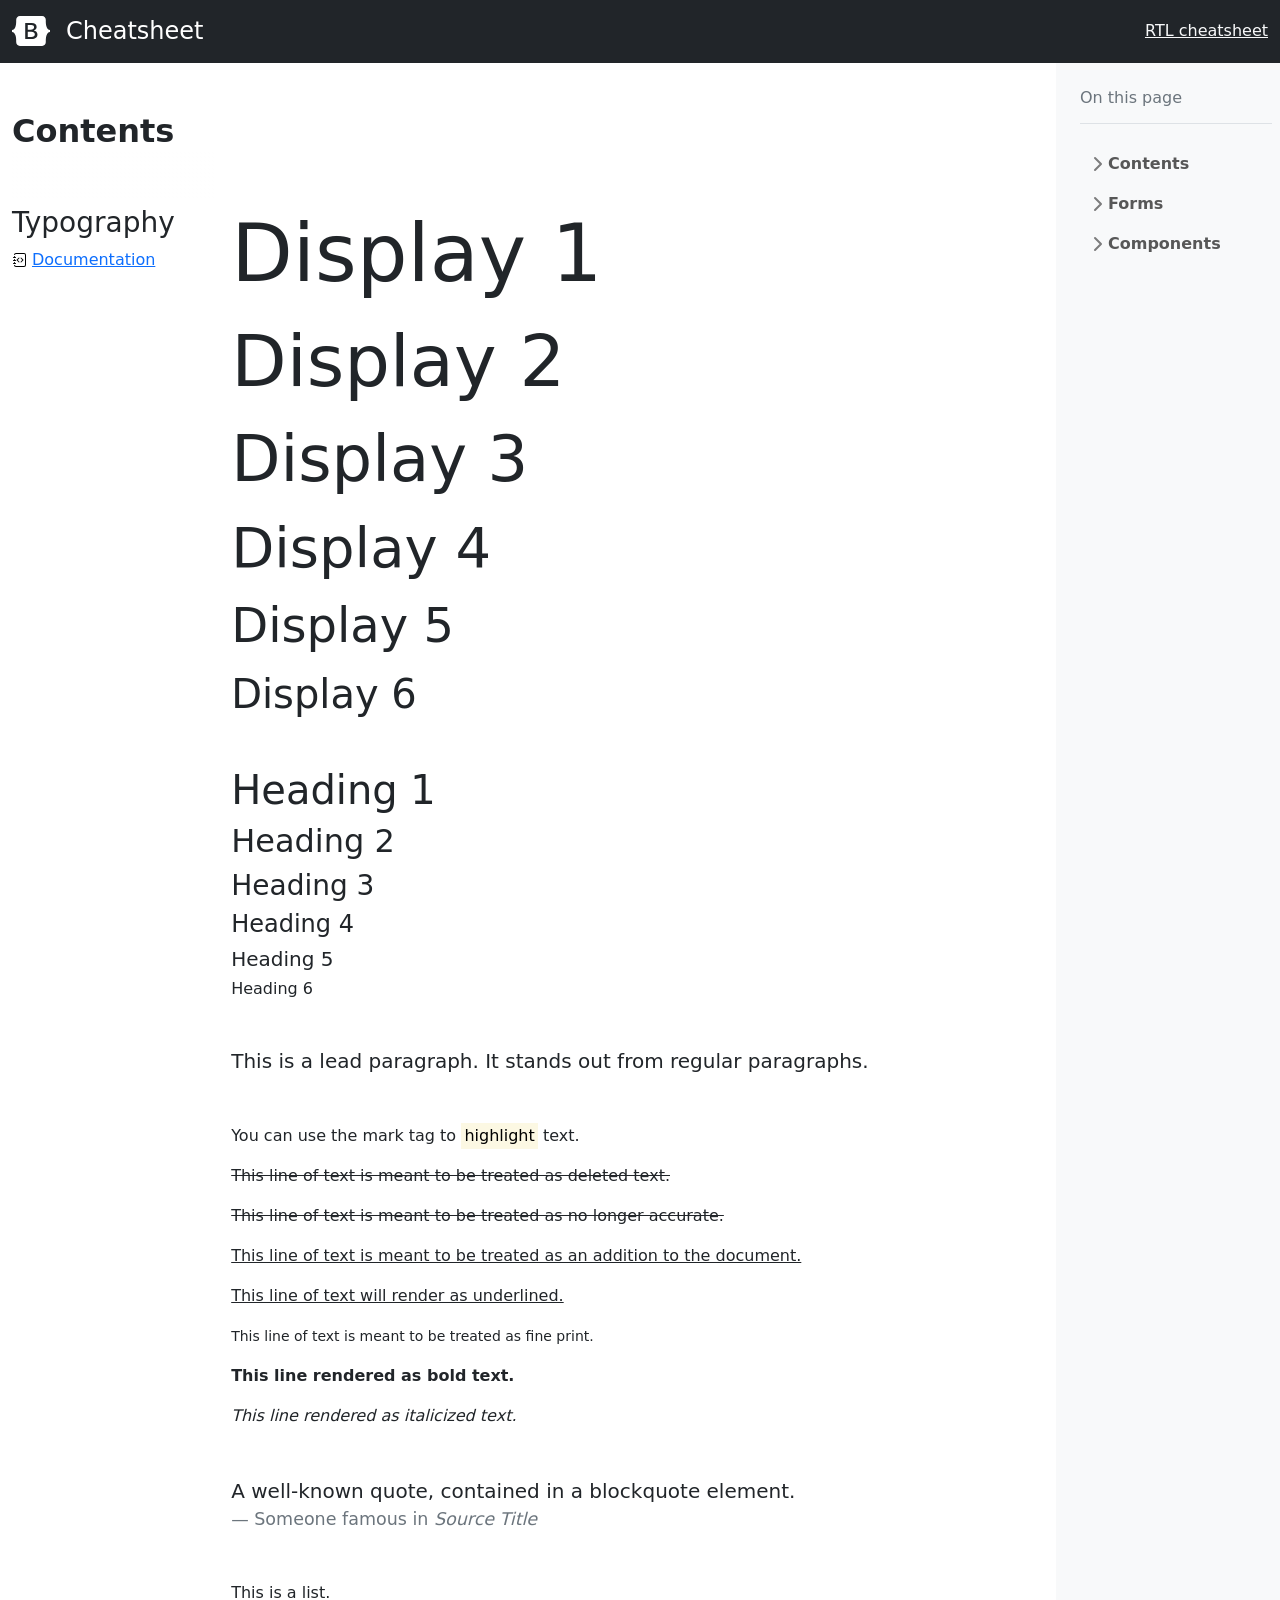
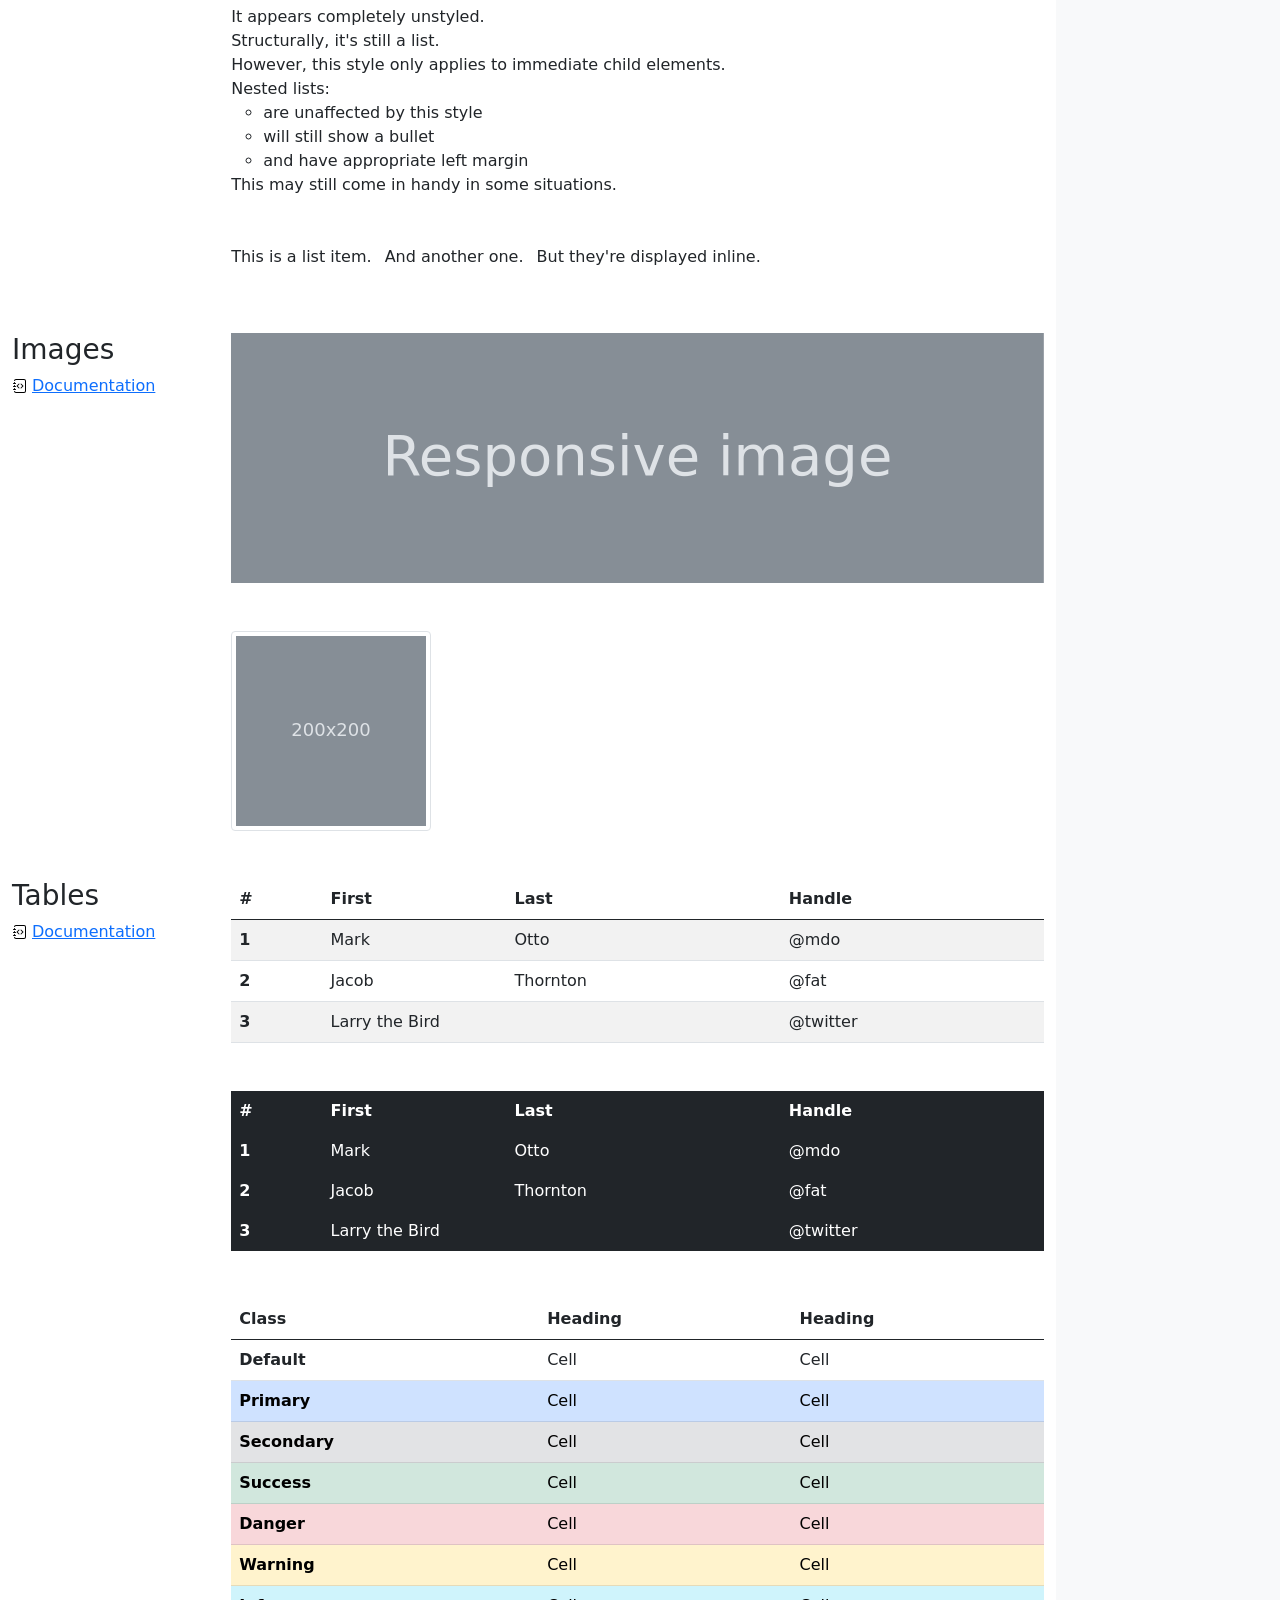
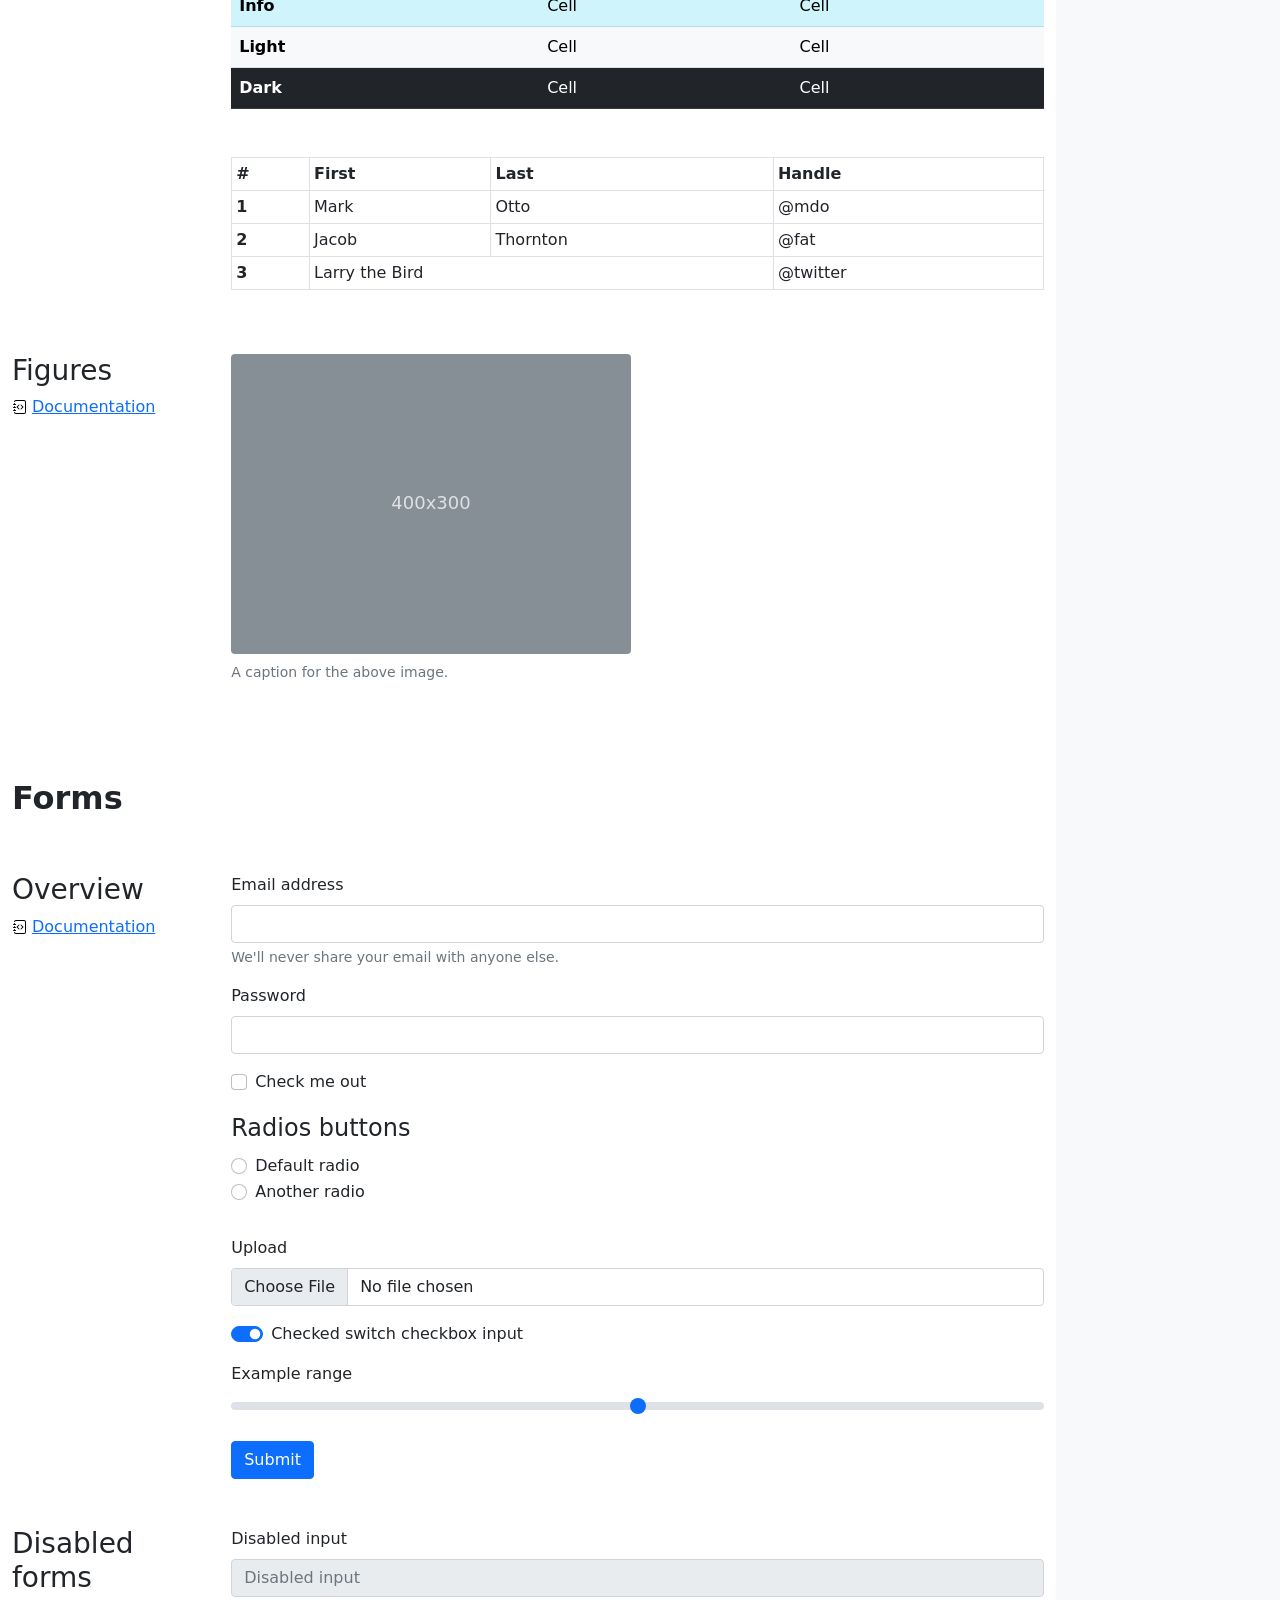
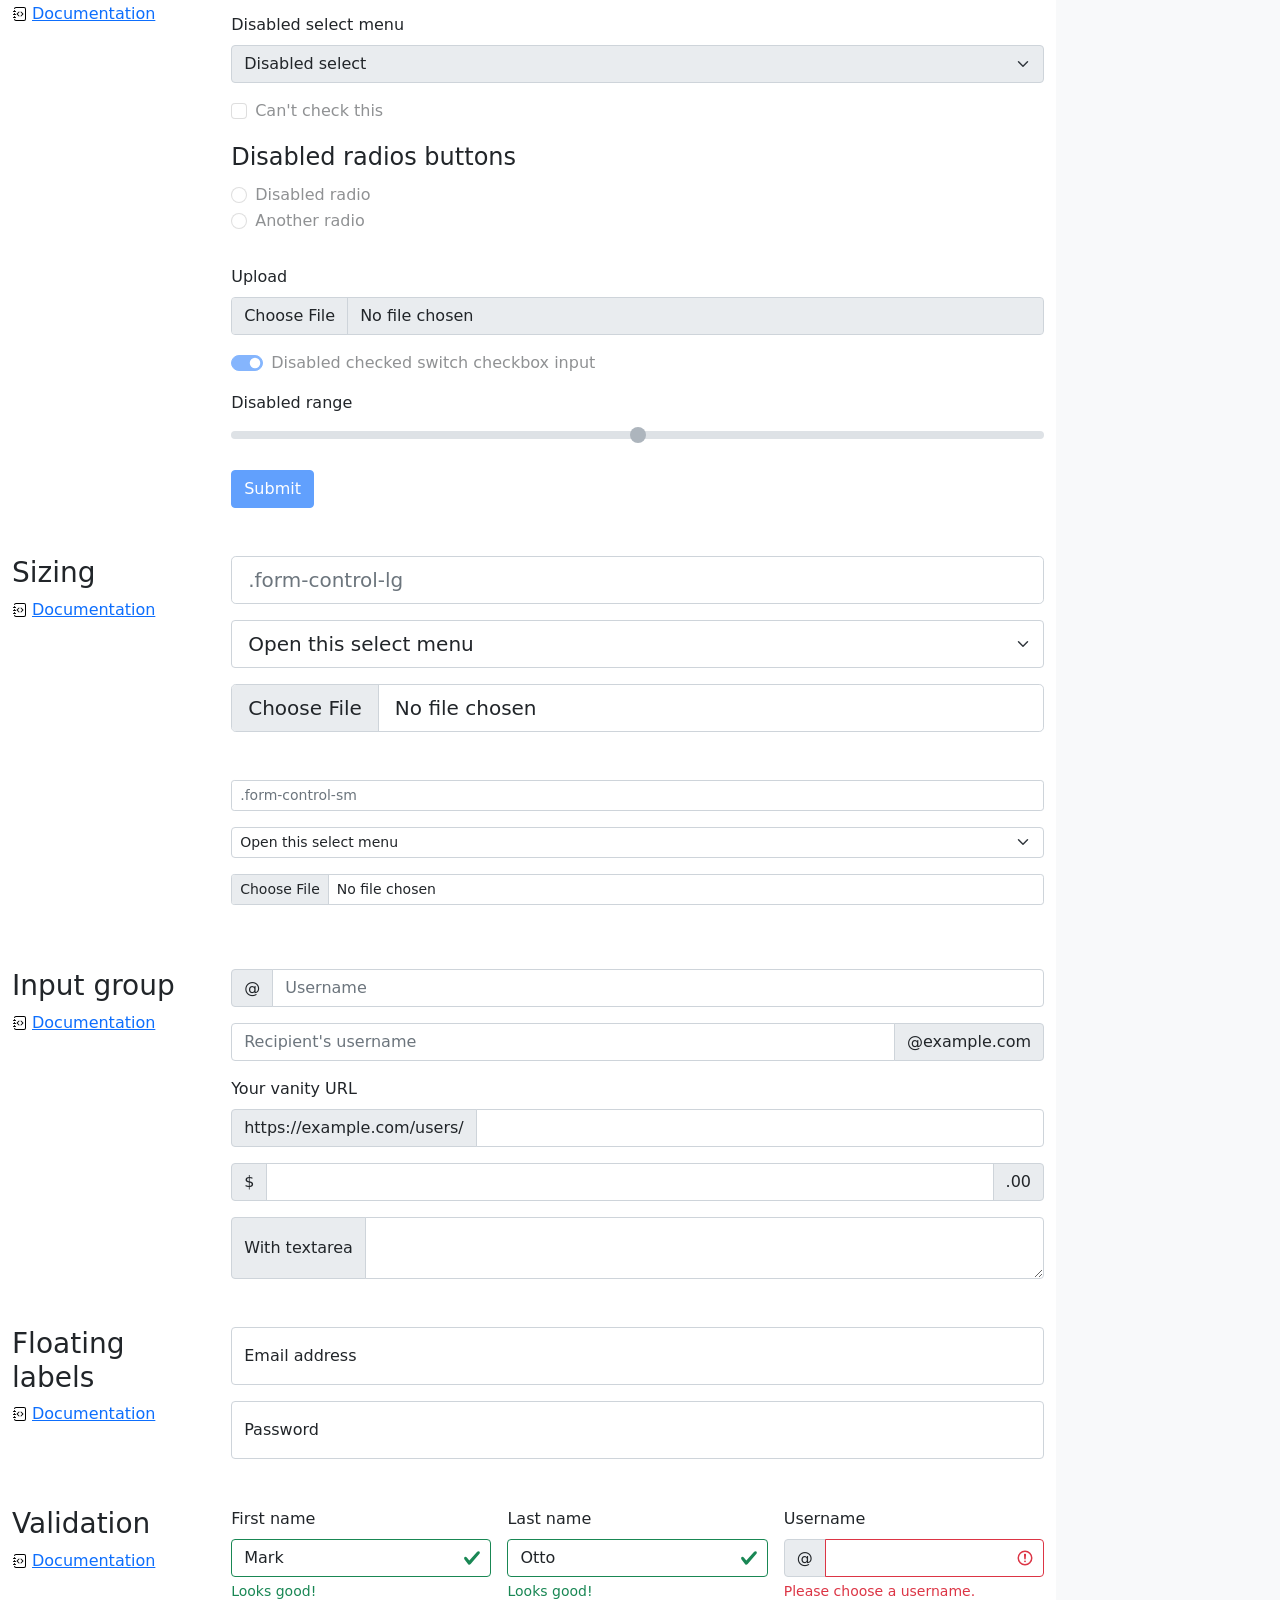
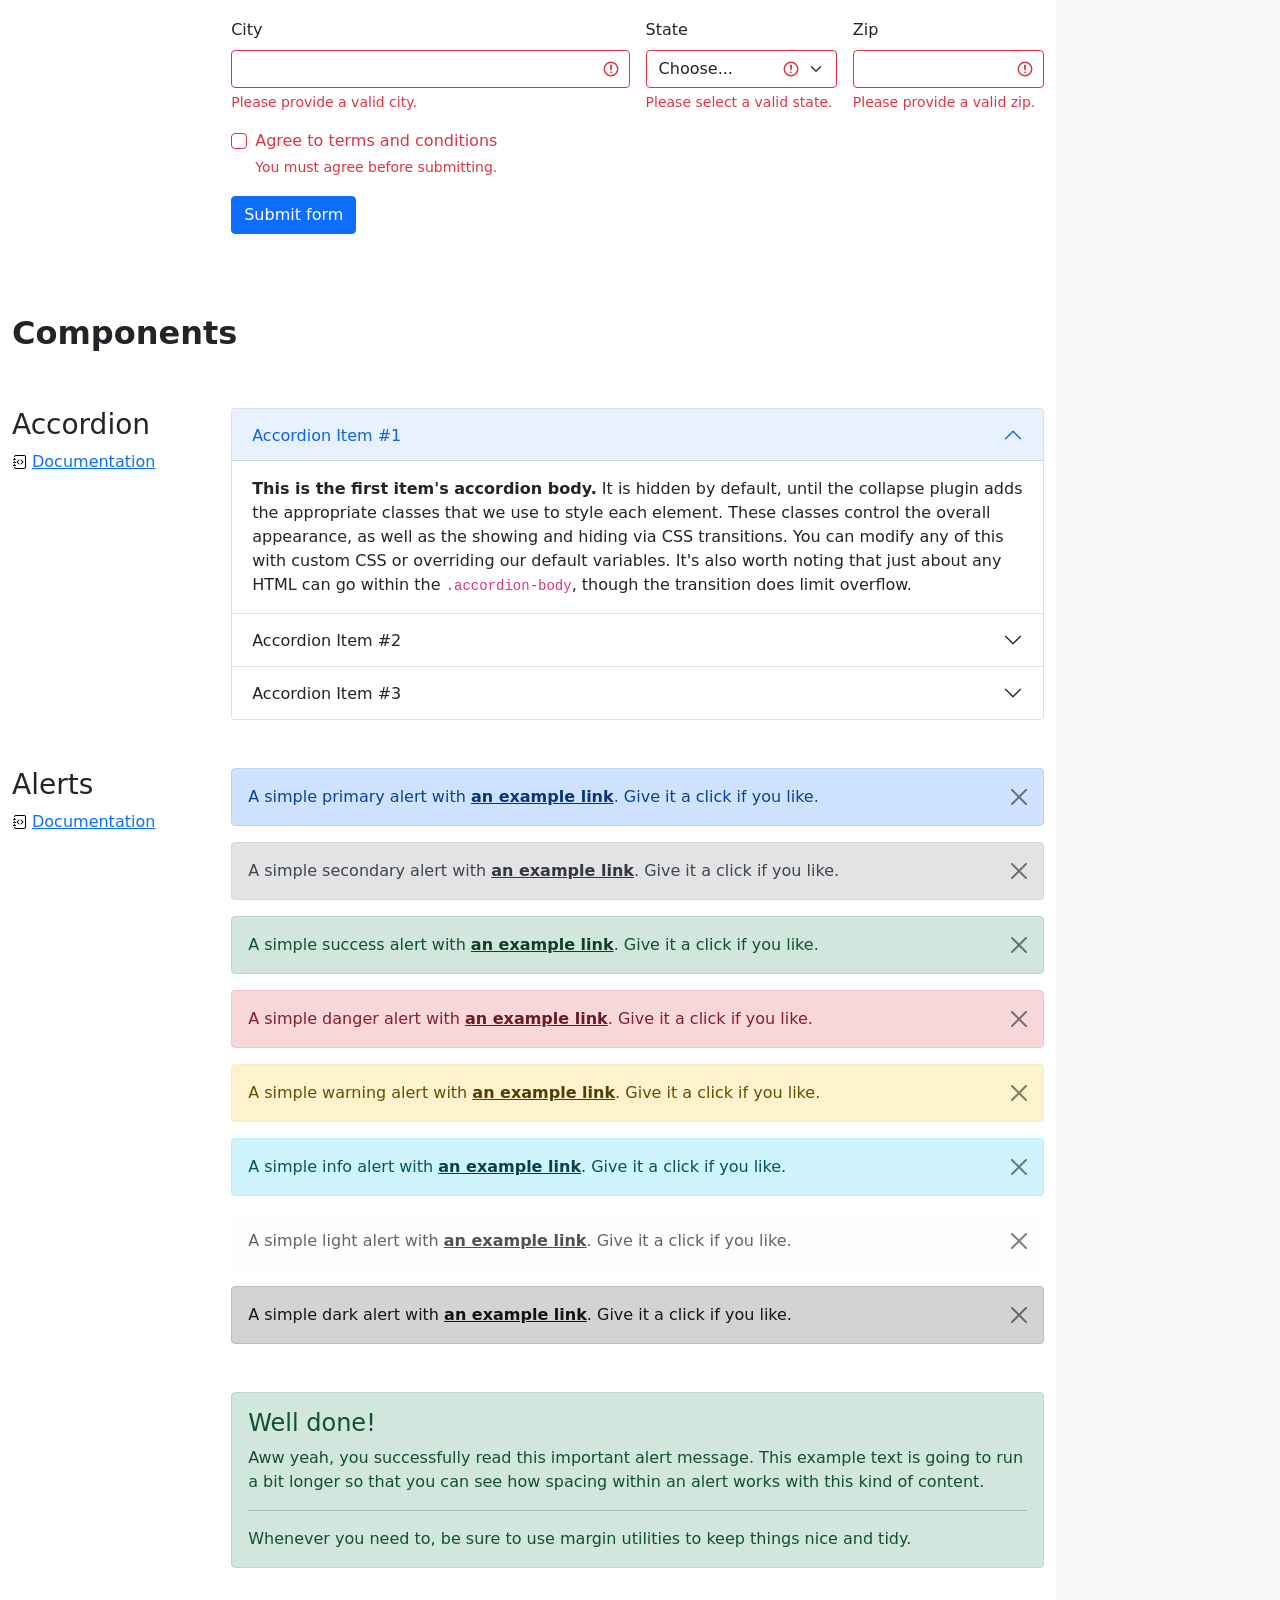
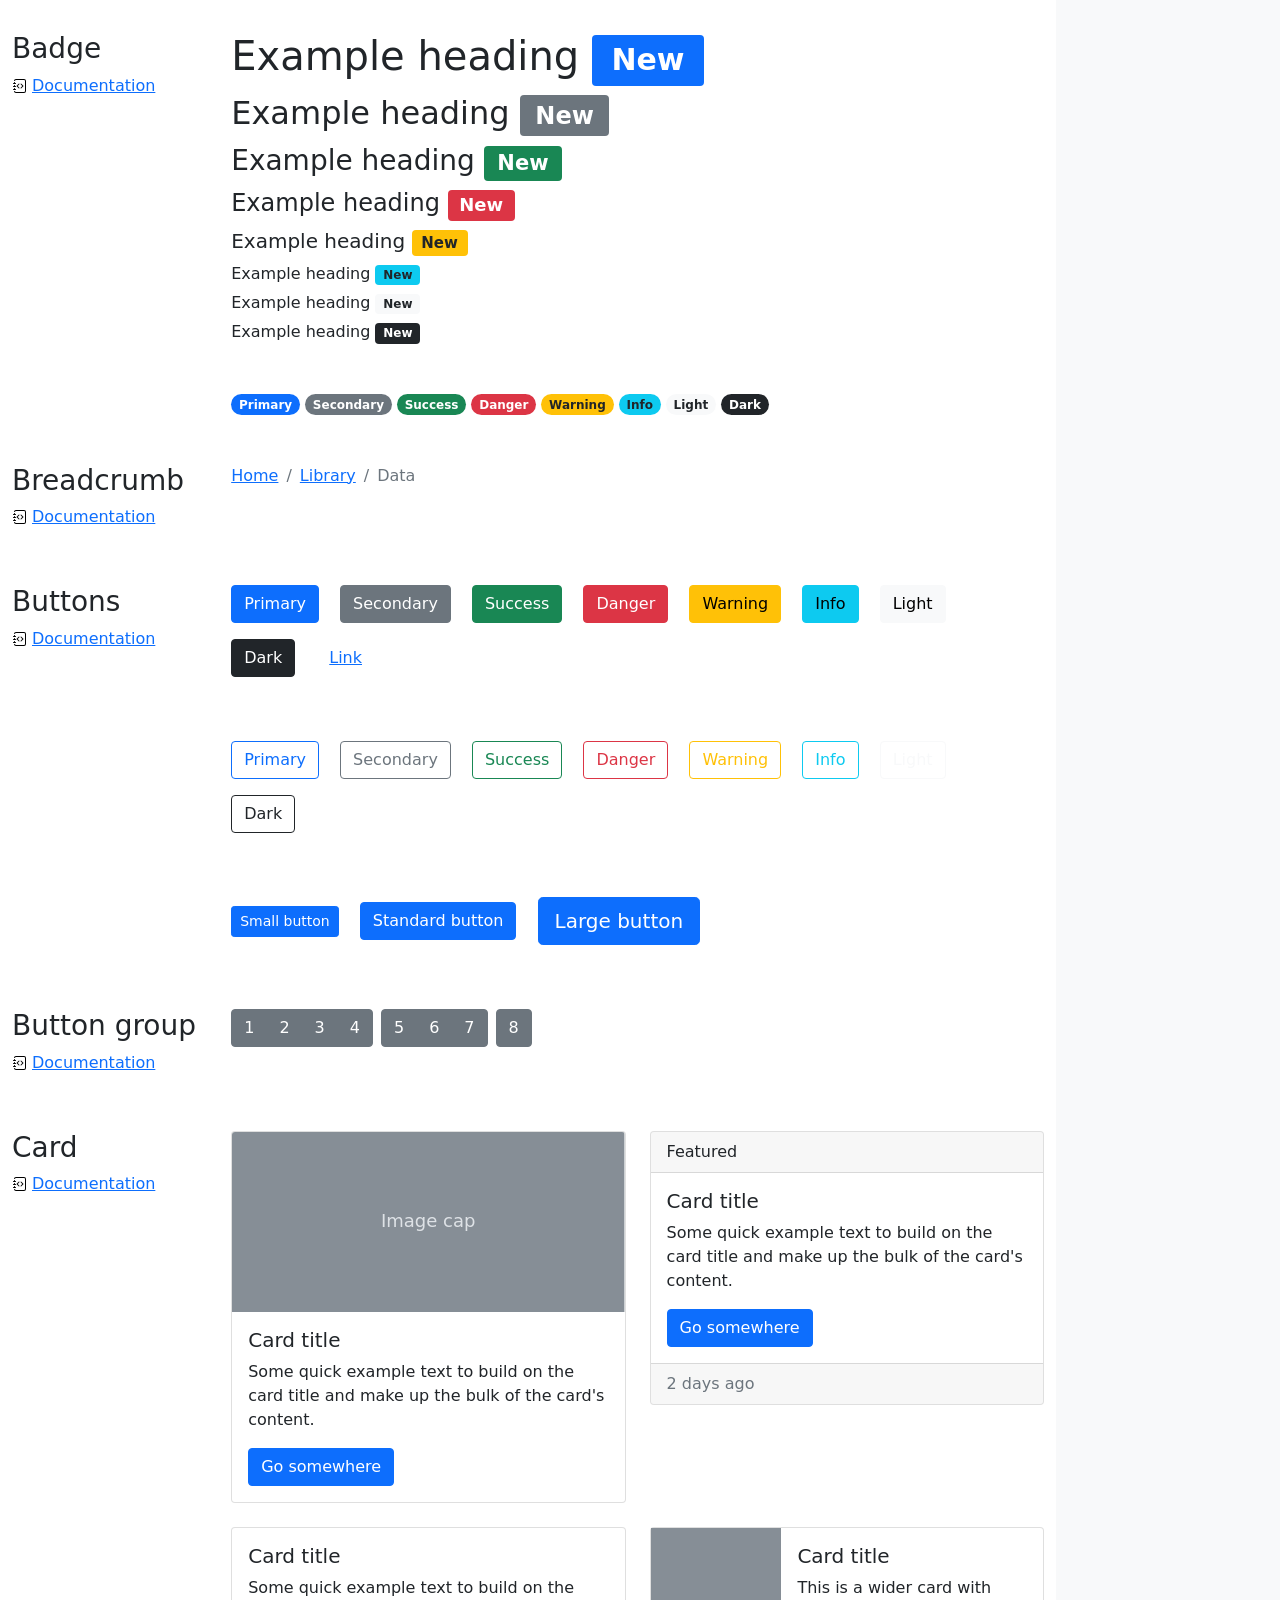
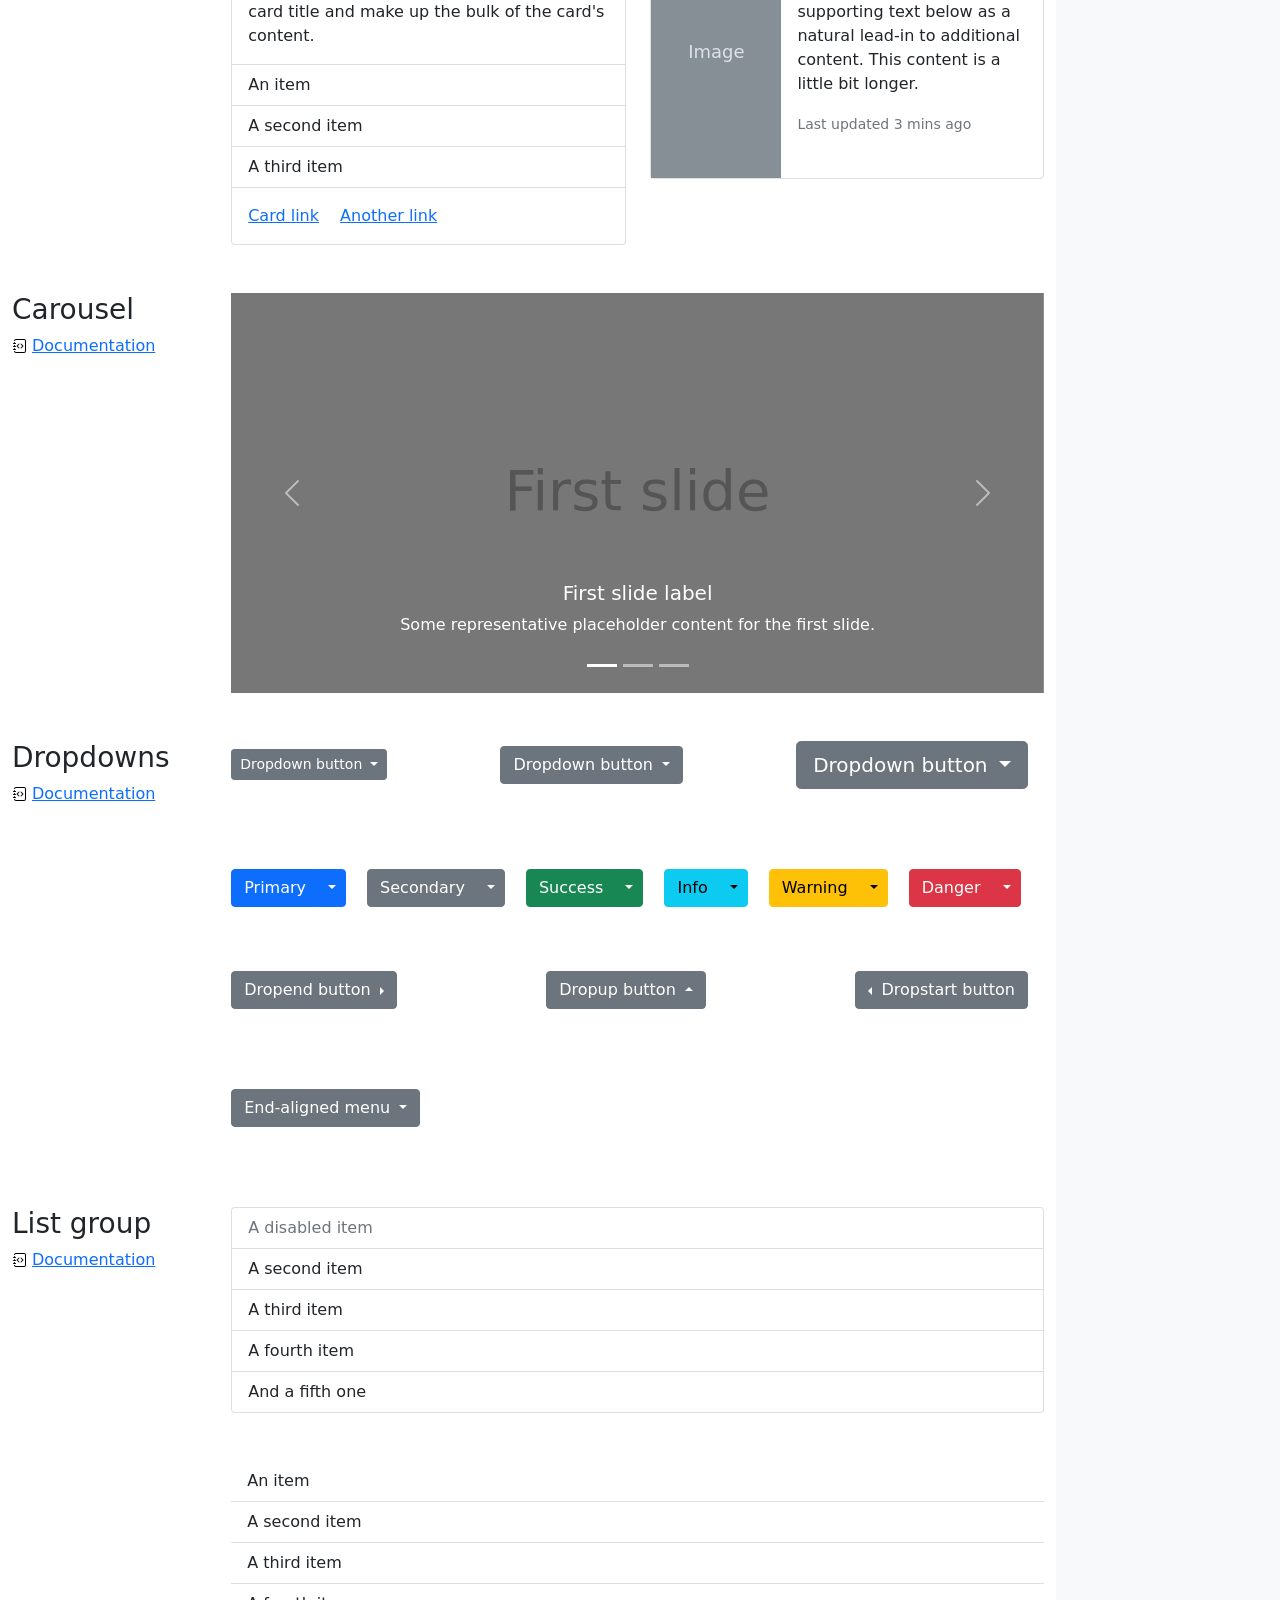
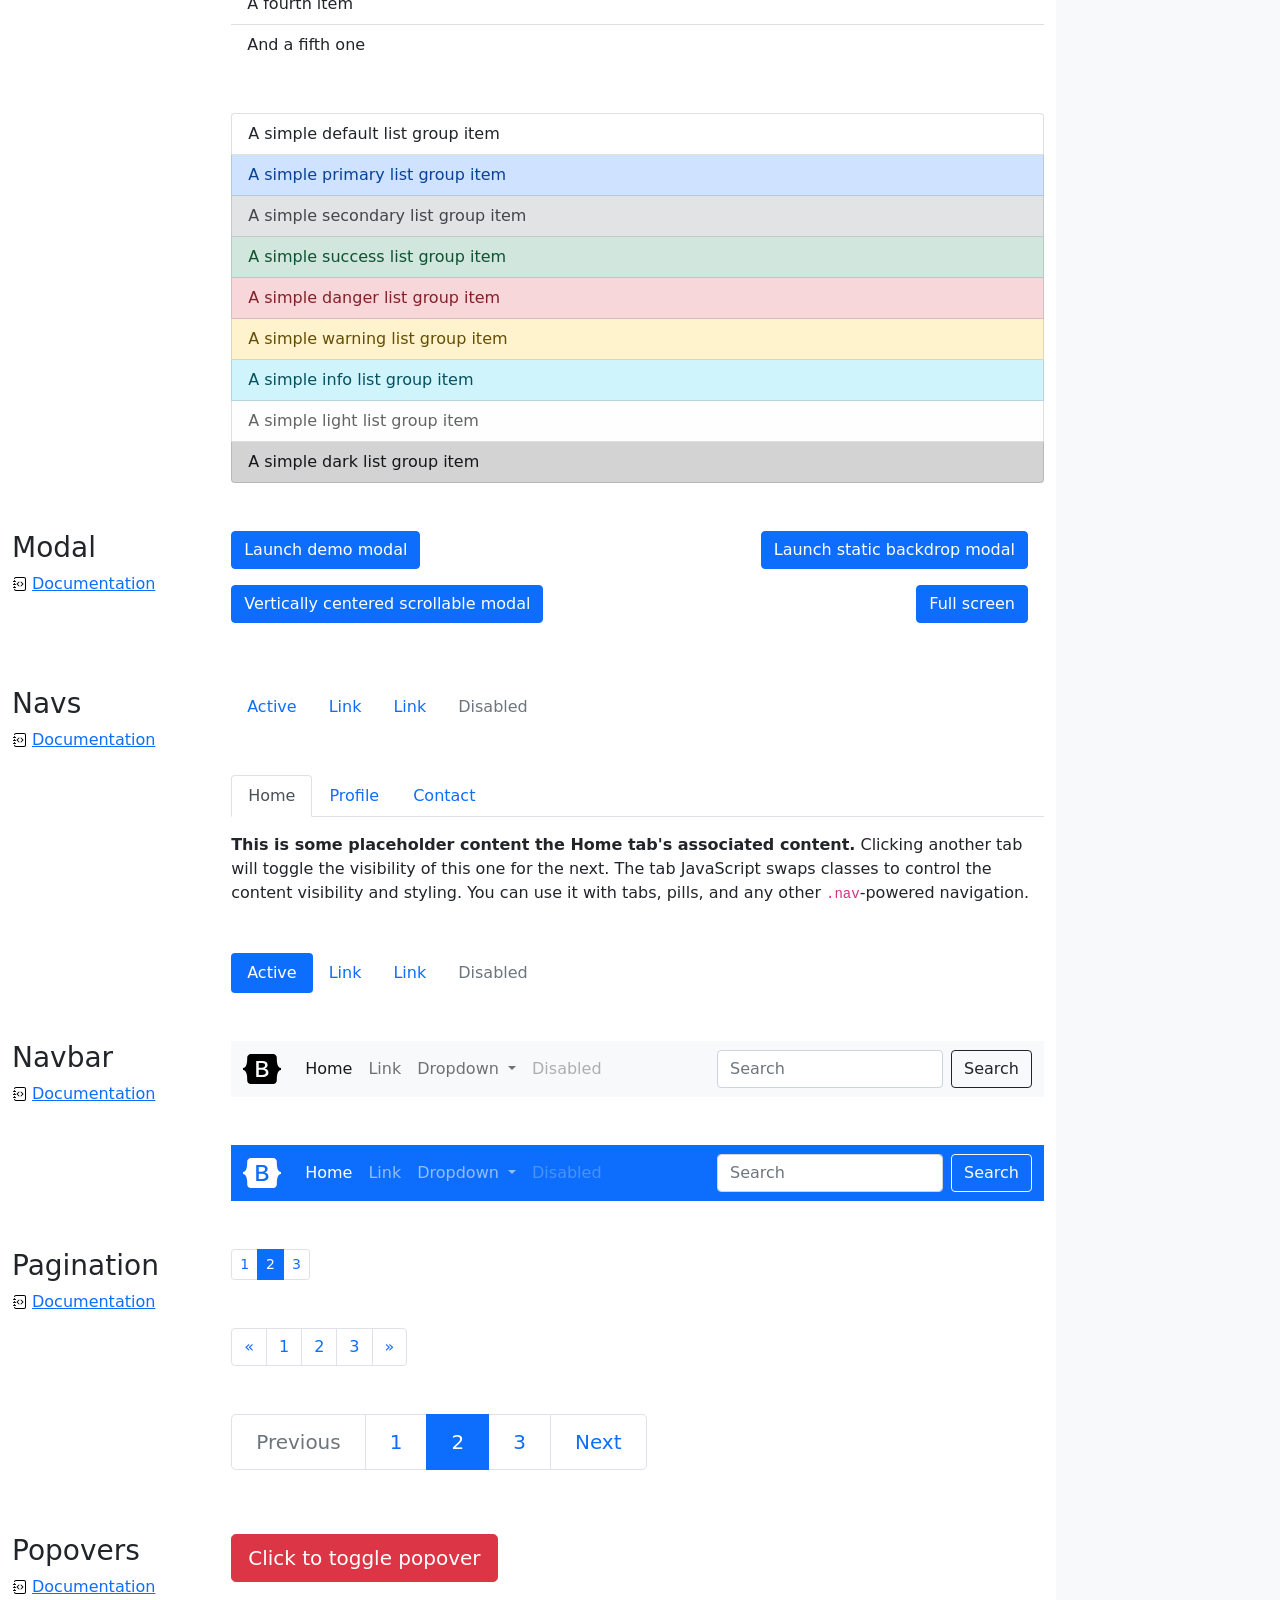
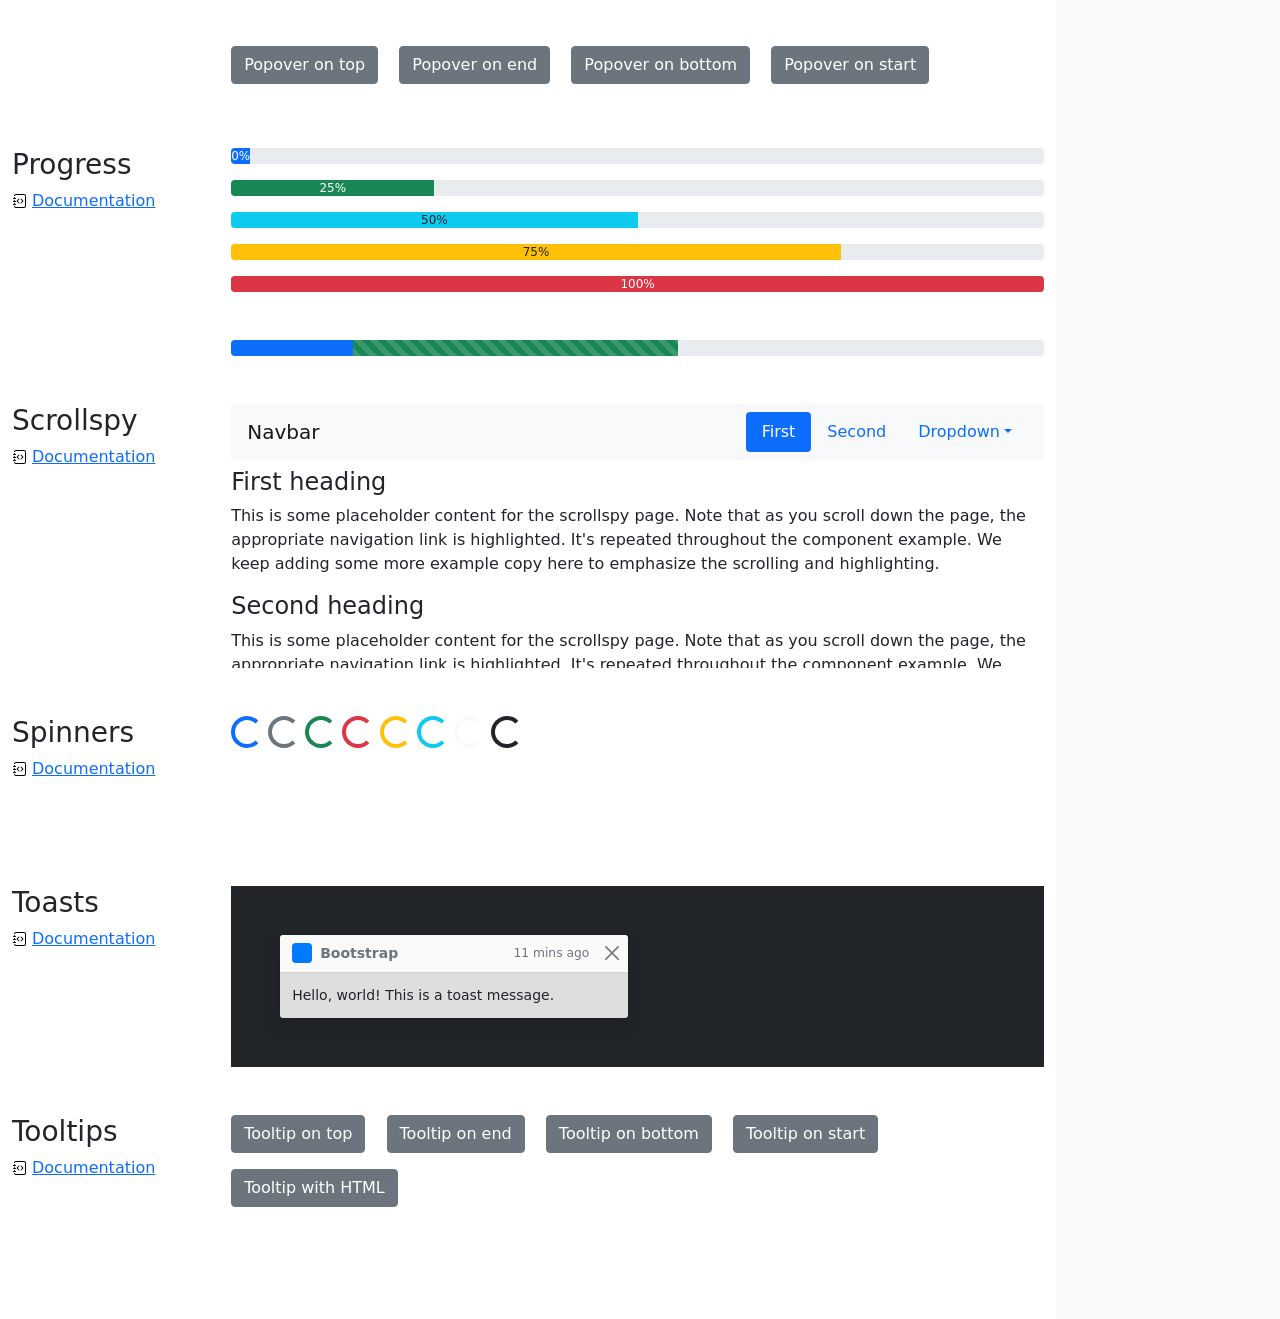
<file: bootstrap-5.0.2-examples/cheatsheet/index.html>
<!doctype html>
<html lang="en">
  <head>
    <meta charset="utf-8">
    <meta name="viewport" content="width=device-width, initial-scale=1">
    <meta name="description" content="">
    <meta name="author" content="Mark Otto, Jacob Thornton, and Bootstrap contributors">
    <meta name="generator" content="Hugo 0.84.0">
    <title>Cheatsheet · Bootstrap v5.0</title>

    <link rel="canonical" href="https://getbootstrap.com/docs/5.0/examples/cheatsheet/">

    

    <!-- Bootstrap core CSS -->
<link href="../assets/dist/css/bootstrap.min.css" rel="stylesheet">

    <style>
      .bd-placeholder-img {
        font-size: 1.125rem;
        text-anchor: middle;
        -webkit-user-select: none;
        -moz-user-select: none;
        user-select: none;
      }

      @media (min-width: 768px) {
        .bd-placeholder-img-lg {
          font-size: 3.5rem;
        }
      }
    </style>

    
    <!-- Custom styles for this template -->
    <link href="cheatsheet.css" rel="stylesheet">
  </head>
  <body class="bg-light">
    
<header class="bd-header bg-dark py-3 d-flex align-items-stretch border-bottom border-dark">
  <div class="container-fluid d-flex align-items-center">
    <h1 class="d-flex align-items-center fs-4 text-white mb-0">
      <img src="../assets/brand/bootstrap-logo-white.svg" width="38" height="30" class="me-3" alt="Bootstrap">
      Cheatsheet
    </h1>
    <a href="../examples/cheatsheet-rtl/" class="ms-auto link-light" hreflang="ar">RTL cheatsheet</a>
  </div>
</header>
<aside class="bd-aside sticky-xl-top text-muted align-self-start mb-3 mb-xl-5 px-2">
  <h2 class="h6 pt-4 pb-3 mb-4 border-bottom">On this page</h2>
  <nav class="small" id="toc">
    <ul class="list-unstyled">
      <li class="my-2">
        <button class="btn d-inline-flex align-items-center collapsed" data-bs-toggle="collapse" aria-expanded="false" data-bs-target="#contents-collapse" aria-controls="contents-collapse">Contents</button>
        <ul class="list-unstyled ps-3 collapse" id="contents-collapse">
          <li><a class="d-inline-flex align-items-center rounded" href="#typography">Typography</a></li>
          <li><a class="d-inline-flex align-items-center rounded" href="#images">Images</a></li>
          <li><a class="d-inline-flex align-items-center rounded" href="#tables">Tables</a></li>
          <li><a class="d-inline-flex align-items-center rounded" href="#figures">Figures</a></li>
        </ul>
      </li>
      <li class="my-2">
        <button class="btn d-inline-flex align-items-center collapsed" data-bs-toggle="collapse" aria-expanded="false" data-bs-target="#forms-collapse" aria-controls="forms-collapse">Forms</button>
        <ul class="list-unstyled ps-3 collapse" id="forms-collapse">
          <li><a class="d-inline-flex align-items-center rounded" href="#overview">Overview</a></li>
          <li><a class="d-inline-flex align-items-center rounded" href="#disabled-forms">Disabled forms</a></li>
          <li><a class="d-inline-flex align-items-center rounded" href="#sizing">Sizing</a></li>
          <li><a class="d-inline-flex align-items-center rounded" href="#input-group">Input group</a></li>
          <li><a class="d-inline-flex align-items-center rounded" href="#floating-labels">Floating labels</a></li>
          <li><a class="d-inline-flex align-items-center rounded" href="#validation">Validation</a></li>
        </ul>
      </li>
      <li class="my-2">
        <button class="btn d-inline-flex align-items-center collapsed" data-bs-toggle="collapse" aria-expanded="false" data-bs-target="#components-collapse" aria-controls="components-collapse">Components</button>
        <ul class="list-unstyled ps-3 collapse" id="components-collapse">
          <li><a class="d-inline-flex align-items-center rounded" href="#accordion">Accordion</a></li>
          <li><a class="d-inline-flex align-items-center rounded" href="#alerts">Alerts</a></li>
          <li><a class="d-inline-flex align-items-center rounded" href="#badge">Badge</a></li>
          <li><a class="d-inline-flex align-items-center rounded" href="#breadcrumb">Breadcrumb</a></li>
          <li><a class="d-inline-flex align-items-center rounded" href="#buttons">Buttons</a></li>
          <li><a class="d-inline-flex align-items-center rounded" href="#button-group">Button group</a></li>
          <li><a class="d-inline-flex align-items-center rounded" href="#card">Card</a></li>
          <li><a class="d-inline-flex align-items-center rounded" href="#carousel">Carousel</a></li>
          <li><a class="d-inline-flex align-items-center rounded" href="#dropdowns">Dropdowns</a></li>
          <li><a class="d-inline-flex align-items-center rounded" href="#list-group">List group</a></li>
          <li><a class="d-inline-flex align-items-center rounded" href="#modal">Modal</a></li>
          <li><a class="d-inline-flex align-items-center rounded" href="#navs">Navs</a></li>
          <li><a class="d-inline-flex align-items-center rounded" href="#navbar">Navbar</a></li>
          <li><a class="d-inline-flex align-items-center rounded" href="#pagination">Pagination</a></li>
          <li><a class="d-inline-flex align-items-center rounded" href="#popovers">Popovers</a></li>
          <li><a class="d-inline-flex align-items-center rounded" href="#progress">Progress</a></li>
          <li><a class="d-inline-flex align-items-center rounded" href="#scrollspy">Scrollspy</a></li>
          <li><a class="d-inline-flex align-items-center rounded" href="#spinners">Spinners</a></li>
          <li><a class="d-inline-flex align-items-center rounded" href="#toasts">Toasts</a></li>
          <li><a class="d-inline-flex align-items-center rounded" href="#tooltips">Tooltips</a></li>
        </ul>
      </li>
    </ul>
  </nav>
</aside>
<div class="bd-cheatsheet container-fluid bg-body">
  <section id="content">
    <h2 class="sticky-xl-top fw-bold pt-3 pt-xl-5 pb-2 pb-xl-3">Contents</h2>

    <article class="my-3" id="typography">
      <div class="bd-heading sticky-xl-top align-self-start mt-5 mb-3 mt-xl-0 mb-xl-2">
        <h3>Typography</h3>
        <a class="d-flex align-items-center" href="../content/typography/">Documentation</a>
      </div>

      <div>
        <div class="bd-example">
        <p class="display-1">Display 1</p>
        <p class="display-2">Display 2</p>
        <p class="display-3">Display 3</p>
        <p class="display-4">Display 4</p>
        <p class="display-5">Display 5</p>
        <p class="display-6">Display 6</p>
        </div>

        <div class="bd-example">
        <p class="h1">Heading 1</p>
        <p class="h2">Heading 2</p>
        <p class="h3">Heading 3</p>
        <p class="h4">Heading 4</p>
        <p class="h5">Heading 5</p>
        <p class="h6">Heading 6</p>
        </div>

        <div class="bd-example">
        <p class="lead">
          This is a lead paragraph. It stands out from regular paragraphs.
        </p>
        </div>

        <div class="bd-example">
        <p>You can use the mark tag to <mark>highlight</mark> text.</p>
        <p><del>This line of text is meant to be treated as deleted text.</del></p>
        <p><s>This line of text is meant to be treated as no longer accurate.</s></p>
        <p><ins>This line of text is meant to be treated as an addition to the document.</ins></p>
        <p><u>This line of text will render as underlined.</u></p>
        <p><small>This line of text is meant to be treated as fine print.</small></p>
        <p><strong>This line rendered as bold text.</strong></p>
        <p><em>This line rendered as italicized text.</em></p>
        </div>

        <div class="bd-example">
        <blockquote class="blockquote">
          <p>A well-known quote, contained in a blockquote element.</p>
          <footer class="blockquote-footer">Someone famous in <cite title="Source Title">Source Title</cite></footer>
        </blockquote>
        </div>

        <div class="bd-example">
        <ul class="list-unstyled">
          <li>This is a list.</li>
          <li>It appears completely unstyled.</li>
          <li>Structurally, it's still a list.</li>
          <li>However, this style only applies to immediate child elements.</li>
          <li>Nested lists:
            <ul>
              <li>are unaffected by this style</li>
              <li>will still show a bullet</li>
              <li>and have appropriate left margin</li>
            </ul>
          </li>
          <li>This may still come in handy in some situations.</li>
        </ul>
        </div>

        <div class="bd-example">
        <ul class="list-inline">
          <li class="list-inline-item">This is a list item.</li>
          <li class="list-inline-item">And another one.</li>
          <li class="list-inline-item">But they're displayed inline.</li>
        </ul>
        </div>
      </div>
    </article>
    <article class="my-3" id="images">
      <div class="bd-heading sticky-xl-top align-self-start mt-5 mb-3 mt-xl-0 mb-xl-2">
        <h3>Images</h3>
        <a class="d-flex align-items-center" href="../content/images/">Documentation</a>
      </div>

      <div>
        <div class="bd-example">
        <svg class="bd-placeholder-img bd-placeholder-img-lg img-fluid" width="100%" height="250" xmlns="http://www.w3.org/2000/svg" role="img" aria-label="Placeholder: Responsive image" preserveAspectRatio="xMidYMid slice" focusable="false"><title>Placeholder</title><rect width="100%" height="100%" fill="#868e96"/><text x="50%" y="50%" fill="#dee2e6" dy=".3em">Responsive image</text></svg>

        </div>

        <div class="bd-example">
        <svg class="bd-placeholder-img img-thumbnail" width="200" height="200" xmlns="http://www.w3.org/2000/svg" role="img" aria-label="A generic square placeholder image with a white border around it, making it resemble a photograph taken with an old instant camera: 200x200" preserveAspectRatio="xMidYMid slice" focusable="false"><title>A generic square placeholder image with a white border around it, making it resemble a photograph taken with an old instant camera</title><rect width="100%" height="100%" fill="#868e96"/><text x="50%" y="50%" fill="#dee2e6" dy=".3em">200x200</text></svg>

        </div>
      </div>
    </article>
    <article class="my-3" id="tables">
      <div class="bd-heading sticky-xl-top align-self-start mt-5 mb-3 mt-xl-0 mb-xl-2">
        <h3>Tables</h3>
        <a class="d-flex align-items-center" href="../content/tables/">Documentation</a>
      </div>

      <div>
        <div class="bd-example">
        <table class="table table-striped">
          <thead>
          <tr>
            <th scope="col">#</th>
            <th scope="col">First</th>
            <th scope="col">Last</th>
            <th scope="col">Handle</th>
          </tr>
          </thead>
          <tbody>
          <tr>
            <th scope="row">1</th>
            <td>Mark</td>
            <td>Otto</td>
            <td>@mdo</td>
          </tr>
          <tr>
            <th scope="row">2</th>
            <td>Jacob</td>
            <td>Thornton</td>
            <td>@fat</td>
          </tr>
          <tr>
            <th scope="row">3</th>
            <td colspan="2">Larry the Bird</td>
            <td>@twitter</td>
          </tr>
          </tbody>
        </table>
        </div>

        <div class="bd-example">
        <table class="table table-dark table-borderless">
          <thead>
          <tr>
            <th scope="col">#</th>
            <th scope="col">First</th>
            <th scope="col">Last</th>
            <th scope="col">Handle</th>
          </tr>
          </thead>
          <tbody>
          <tr>
            <th scope="row">1</th>
            <td>Mark</td>
            <td>Otto</td>
            <td>@mdo</td>
          </tr>
          <tr>
            <th scope="row">2</th>
            <td>Jacob</td>
            <td>Thornton</td>
            <td>@fat</td>
          </tr>
          <tr>
            <th scope="row">3</th>
            <td colspan="2">Larry the Bird</td>
            <td>@twitter</td>
          </tr>
          </tbody>
        </table>
        </div>

        <div class="bd-example">
        <table class="table table-hover">
          <thead>
          <tr>
            <th scope="col">Class</th>
            <th scope="col">Heading</th>
            <th scope="col">Heading</th>
          </tr>
          </thead>
          <tbody>
          <tr>
            <th scope="row">Default</th>
            <td>Cell</td>
            <td>Cell</td>
          </tr>
          
          <tr class="table-primary">
            <th scope="row">Primary</th>
            <td>Cell</td>
            <td>Cell</td>
          </tr>
          <tr class="table-secondary">
            <th scope="row">Secondary</th>
            <td>Cell</td>
            <td>Cell</td>
          </tr>
          <tr class="table-success">
            <th scope="row">Success</th>
            <td>Cell</td>
            <td>Cell</td>
          </tr>
          <tr class="table-danger">
            <th scope="row">Danger</th>
            <td>Cell</td>
            <td>Cell</td>
          </tr>
          <tr class="table-warning">
            <th scope="row">Warning</th>
            <td>Cell</td>
            <td>Cell</td>
          </tr>
          <tr class="table-info">
            <th scope="row">Info</th>
            <td>Cell</td>
            <td>Cell</td>
          </tr>
          <tr class="table-light">
            <th scope="row">Light</th>
            <td>Cell</td>
            <td>Cell</td>
          </tr>
          <tr class="table-dark">
            <th scope="row">Dark</th>
            <td>Cell</td>
            <td>Cell</td>
          </tr>
          </tbody>
        </table>
        </div>

        <div class="bd-example">
        <table class="table table-sm table-bordered">
          <thead>
          <tr>
            <th scope="col">#</th>
            <th scope="col">First</th>
            <th scope="col">Last</th>
            <th scope="col">Handle</th>
          </tr>
          </thead>
          <tbody>
          <tr>
            <th scope="row">1</th>
            <td>Mark</td>
            <td>Otto</td>
            <td>@mdo</td>
          </tr>
          <tr>
            <th scope="row">2</th>
            <td>Jacob</td>
            <td>Thornton</td>
            <td>@fat</td>
          </tr>
          <tr>
            <th scope="row">3</th>
            <td colspan="2">Larry the Bird</td>
            <td>@twitter</td>
          </tr>
          </tbody>
        </table>
        </div>
      </div>
    </article>
    <article class="my-3" id="figures">
      <div class="bd-heading sticky-xl-top align-self-start mt-5 mb-3 mt-xl-0 mb-xl-2">
        <h3>Figures</h3>
        <a class="d-flex align-items-center" href="../content/figures/">Documentation</a>
      </div>

      <div>
        <div class="bd-example">
        <figure class="figure">
          <svg class="bd-placeholder-img figure-img img-fluid rounded" width="400" height="300" xmlns="http://www.w3.org/2000/svg" role="img" aria-label="Placeholder: 400x300" preserveAspectRatio="xMidYMid slice" focusable="false"><title>Placeholder</title><rect width="100%" height="100%" fill="#868e96"/><text x="50%" y="50%" fill="#dee2e6" dy=".3em">400x300</text></svg>

          <figcaption class="figure-caption">A caption for the above image.</figcaption>
        </figure>
        </div>
      </div>
    </article>
  </section>

  <section id="forms">
    <h2 class="sticky-xl-top fw-bold pt-3 pt-xl-5 pb-2 pb-xl-3">Forms</h2>

    <article class="my-3" id="overview">
      <div class="bd-heading sticky-xl-top align-self-start mt-5 mb-3 mt-xl-0 mb-xl-2">
        <h3>Overview</h3>
        <a class="d-flex align-items-center" href="../forms/overview/">Documentation</a>
      </div>

      <div>
        <div class="bd-example">
        <form>
          <div class="mb-3">
            <label for="exampleInputEmail1" class="form-label">Email address</label>
            <input type="email" class="form-control" id="exampleInputEmail1" aria-describedby="emailHelp">
            <div id="emailHelp" class="form-text">We'll never share your email with anyone else.</div>
          </div>
          <div class="mb-3">
            <label for="exampleInputPassword1" class="form-label">Password</label>
            <input type="password" class="form-control" id="exampleInputPassword1">
          </div>
          <div class="mb-3 form-check">
            <input type="checkbox" class="form-check-input" id="exampleCheck1">
            <label class="form-check-label" for="exampleCheck1">Check me out</label>
          </div>
          <fieldset class="mb-3">
            <legend>Radios buttons</legend>
            <div class="form-check">
              <input type="radio" name="radios" class="form-check-input" id="exampleRadio1">
              <label class="form-check-label" for="exampleRadio1">Default radio</label>
            </div>
            <div class="mb-3 form-check">
              <input type="radio" name="radios" class="form-check-input" id="exampleRadio2">
              <label class="form-check-label" for="exampleRadio2">Another radio</label>
            </div>
          </fieldset>
          <div class="mb-3">
            <label class="form-label" for="customFile">Upload</label>
            <input type="file" class="form-control" id="customFile">
          </div>
          <div class="mb-3 form-check form-switch">
            <input class="form-check-input" type="checkbox" id="flexSwitchCheckChecked" checked>
            <label class="form-check-label" for="flexSwitchCheckChecked">Checked switch checkbox input</label>
          </div>
          <div class="mb-3">
            <label for="customRange3" class="form-label">Example range</label>
            <input type="range" class="form-range" min="0" max="5" step="0.5" id="customRange3">
          </div>
          <button type="submit" class="btn btn-primary">Submit</button>
        </form>
        </div>
      </div>
    </article>
    <article class="my-3" id="disabled-forms">
      <div class="bd-heading sticky-xl-top align-self-start mt-5 mb-3 mt-xl-0 mb-xl-2">
        <h3>Disabled forms</h3>
        <a class="d-flex align-items-center" href="../forms/overview/#disabled-forms">Documentation</a>
      </div>

      <div>
        <div class="bd-example">
        <form>
          <fieldset disabled aria-label="Disabled fieldset example">
            <div class="mb-3">
              <label for="disabledTextInput" class="form-label">Disabled input</label>
              <input type="text" id="disabledTextInput" class="form-control" placeholder="Disabled input">
            </div>
            <div class="mb-3">
              <label for="disabledSelect" class="form-label">Disabled select menu</label>
              <select id="disabledSelect" class="form-select">
                <option>Disabled select</option>
              </select>
            </div>
            <div class="mb-3">
              <div class="form-check">
                <input class="form-check-input" type="checkbox" id="disabledFieldsetCheck" disabled>
                <label class="form-check-label" for="disabledFieldsetCheck">
                  Can't check this
                </label>
              </div>
            </div>
            <fieldset class="mb-3">
              <legend>Disabled radios buttons</legend>
              <div class="form-check">
                <input type="radio" name="radios" class="form-check-input" id="disabledRadio1" disabled>
                <label class="form-check-label" for="disabledRadio1">Disabled radio</label>
              </div>
              <div class="mb-3 form-check">
                <input type="radio" name="radios" class="form-check-input" id="disabledRadio2" disabled>
                <label class="form-check-label" for="disabledRadio2">Another radio</label>
              </div>
            </fieldset>
            <div class="mb-3">
              <label class="form-label" for="disabledCustomFile">Upload</label>
              <input type="file" class="form-control" id="disabledCustomFile" disabled>
            </div>
            <div class="mb-3 form-check form-switch">
              <input class="form-check-input" type="checkbox" id="disabledSwitchCheckChecked" checked disabled>
              <label class="form-check-label" for="disabledSwitchCheckChecked">Disabled checked switch checkbox input</label>
            </div>
            <div class="mb-3">
              <label for="disabledRange" class="form-label">Disabled range</label>
              <input type="range" class="form-range" min="0" max="5" step="0.5" id="disabledRange">
            </div>
            <button type="submit" class="btn btn-primary">Submit</button>
          </fieldset>
        </form>
        </div>
      </div>
    </article>
    <article class="my-3" id="sizing">
      <div class="bd-heading sticky-xl-top align-self-start mt-5 mb-3 mt-xl-0 mb-xl-2">
        <h3>Sizing</h3>
        <a class="d-flex align-items-center" href="../forms/form-control/#sizing">Documentation</a>
      </div>

      <div>
        <div class="bd-example">
        <div class="mb-3">
          <input class="form-control form-control-lg" type="text" placeholder=".form-control-lg" aria-label=".form-control-lg example">
        </div>
        <div class="mb-3">
          <select class="form-select form-select-lg mb-3" aria-label=".form-select-lg example">
            <option selected>Open this select menu</option>
            <option value="1">One</option>
            <option value="2">Two</option>
            <option value="3">Three</option>
          </select>
        </div>
        <div class="mb-3">
          <input type="file" class="form-control form-control-lg" aria-label="Large file input example">
        </div>
        </div>

        <div class="bd-example">
        <div class="mb-3">
          <input class="form-control form-control-sm" type="text" placeholder=".form-control-sm" aria-label=".form-control-sm example">
        </div>
        <div class="mb-3">
          <select class="form-select form-select-sm" aria-label=".form-select-sm example">
            <option selected>Open this select menu</option>
            <option value="1">One</option>
            <option value="2">Two</option>
            <option value="3">Three</option>
          </select>
        </div>
        <div class="mb-3">
          <input type="file" class="form-control form-control-sm" aria-label="Small file input example">
        </div>
        </div>
      </div>
    </article>
    <article class="my-3" id="input-group">
      <div class="bd-heading sticky-xl-top align-self-start mt-5 mb-3 mt-xl-0 mb-xl-2">
        <h3>Input group</h3>
        <a class="d-flex align-items-center" href="../forms/input-group/">Documentation</a>
      </div>

      <div>
        <div class="bd-example">
        <div class="input-group mb-3">
          <span class="input-group-text" id="basic-addon1">@</span>
          <input type="text" class="form-control" placeholder="Username" aria-label="Username" aria-describedby="basic-addon1">
        </div>
        <div class="input-group mb-3">
          <input type="text" class="form-control" placeholder="Recipient's username" aria-label="Recipient's username" aria-describedby="basic-addon2">
          <span class="input-group-text" id="basic-addon2">@example.com</span>
        </div>
        <label for="basic-url" class="form-label">Your vanity URL</label>
        <div class="input-group mb-3">
          <span class="input-group-text" id="basic-addon3">https://example.com/users/</span>
          <input type="text" class="form-control" id="basic-url" aria-describedby="basic-addon3">
        </div>
        <div class="input-group mb-3">
          <span class="input-group-text">$</span>
          <input type="text" class="form-control" aria-label="Amount (to the nearest dollar)">
          <span class="input-group-text">.00</span>
        </div>
        <div class="input-group">
          <span class="input-group-text">With textarea</span>
          <textarea class="form-control" aria-label="With textarea"></textarea>
        </div>
        </div>
      </div>
    </article>
    <article class="my-3" id="floating-labels">
      <div class="bd-heading sticky-xl-top align-self-start mt-5 mb-3 mt-xl-0 mb-xl-2">
        <h3>Floating labels</h3>
        <a class="d-flex align-items-center" href="../forms/floating-labels/">Documentation</a>
      </div>

      <div>
        <div class="bd-example">
        <form>
          <div class="form-floating mb-3">
            <input type="email" class="form-control" id="floatingInput" placeholder="name@example.com">
            <label for="floatingInput">Email address</label>
          </div>
          <div class="form-floating">
            <input type="password" class="form-control" id="floatingPassword" placeholder="Password">
            <label for="floatingPassword">Password</label>
          </div>
        </form>
        </div>
      </div>
    </article>
    <article class="my-3" id="validation">
      <div class="bd-heading sticky-xl-top align-self-start mt-5 mb-3 mt-xl-0 mb-xl-2">
        <h3>Validation</h3>
        <a class="d-flex align-items-center" href="../forms/validation/">Documentation</a>
      </div>

      <div>
        <div class="bd-example">
        <form class="row g-3">
          <div class="col-md-4">
            <label for="validationServer01" class="form-label">First name</label>
            <input type="text" class="form-control is-valid" id="validationServer01" value="Mark" required>
            <div class="valid-feedback">
              Looks good!
            </div>
          </div>
          <div class="col-md-4">
            <label for="validationServer02" class="form-label">Last name</label>
            <input type="text" class="form-control is-valid" id="validationServer02" value="Otto" required>
            <div class="valid-feedback">
              Looks good!
            </div>
          </div>
          <div class="col-md-4">
            <label for="validationServerUsername" class="form-label">Username</label>
            <div class="input-group has-validation">
              <span class="input-group-text" id="inputGroupPrepend3">@</span>
              <input type="text" class="form-control is-invalid" id="validationServerUsername" aria-describedby="inputGroupPrepend3" required>
              <div class="invalid-feedback">
                Please choose a username.
              </div>
            </div>
          </div>
          <div class="col-md-6">
            <label for="validationServer03" class="form-label">City</label>
            <input type="text" class="form-control is-invalid" id="validationServer03" required>
            <div class="invalid-feedback">
              Please provide a valid city.
            </div>
          </div>
          <div class="col-md-3">
            <label for="validationServer04" class="form-label">State</label>
            <select class="form-select is-invalid" id="validationServer04" required>
              <option selected disabled value="">Choose...</option>
              <option>...</option>
            </select>
            <div class="invalid-feedback">
              Please select a valid state.
            </div>
          </div>
          <div class="col-md-3">
            <label for="validationServer05" class="form-label">Zip</label>
            <input type="text" class="form-control is-invalid" id="validationServer05" required>
            <div class="invalid-feedback">
              Please provide a valid zip.
            </div>
          </div>
          <div class="col-12">
            <div class="form-check">
              <input class="form-check-input is-invalid" type="checkbox" value="" id="invalidCheck3" required>
              <label class="form-check-label" for="invalidCheck3">
                Agree to terms and conditions
              </label>
              <div class="invalid-feedback">
                You must agree before submitting.
              </div>
            </div>
          </div>
          <div class="col-12">
            <button class="btn btn-primary" type="submit">Submit form</button>
          </div>
        </form>
        </div>
      </div>
    </article>
  </section>

  <section id="components">
    <h2 class="sticky-xl-top fw-bold pt-3 pt-xl-5 pb-2 pb-xl-3">Components</h2>

    <article class="my-3" id="accordion">
      <div class="bd-heading sticky-xl-top align-self-start mt-5 mb-3 mt-xl-0 mb-xl-2">
        <h3>Accordion</h3>
        <a class="d-flex align-items-center" href="../components/accordion/">Documentation</a>
      </div>

      <div>
        <div class="bd-example">
        <div class="accordion" id="accordionExample">
          <div class="accordion-item">
            <h4 class="accordion-header" id="headingOne">
              <button class="accordion-button" type="button" data-bs-toggle="collapse" data-bs-target="#collapseOne" aria-expanded="true" aria-controls="collapseOne">
                Accordion Item #1
              </button>
            </h4>
            <div id="collapseOne" class="accordion-collapse collapse show" aria-labelledby="headingOne" data-bs-parent="#accordionExample">
              <div class="accordion-body">
                <strong>This is the first item's accordion body.</strong> It is hidden by default, until the collapse plugin adds the appropriate classes that we use to style each element. These classes control the overall appearance, as well as the showing and hiding via CSS transitions. You can modify any of this with custom CSS or overriding our default variables. It's also worth noting that just about any HTML can go within the <code>.accordion-body</code>, though the transition does limit overflow.
              </div>
            </div>
          </div>
          <div class="accordion-item">
            <h4 class="accordion-header" id="headingTwo">
              <button class="accordion-button collapsed" type="button" data-bs-toggle="collapse" data-bs-target="#collapseTwo" aria-expanded="false" aria-controls="collapseTwo">
                Accordion Item #2
              </button>
            </h4>
            <div id="collapseTwo" class="accordion-collapse collapse" aria-labelledby="headingTwo" data-bs-parent="#accordionExample">
              <div class="accordion-body">
                <strong>This is the second item's accordion body.</strong> It is hidden by default, until the collapse plugin adds the appropriate classes that we use to style each element. These classes control the overall appearance, as well as the showing and hiding via CSS transitions. You can modify any of this with custom CSS or overriding our default variables. It's also worth noting that just about any HTML can go within the <code>.accordion-body</code>, though the transition does limit overflow.
              </div>
            </div>
          </div>
          <div class="accordion-item">
            <h4 class="accordion-header" id="headingThree">
              <button class="accordion-button collapsed" type="button" data-bs-toggle="collapse" data-bs-target="#collapseThree" aria-expanded="false" aria-controls="collapseThree">
                Accordion Item #3
              </button>
            </h4>
            <div id="collapseThree" class="accordion-collapse collapse" aria-labelledby="headingThree" data-bs-parent="#accordionExample">
              <div class="accordion-body">
                <strong>This is the third item's accordion body.</strong> It is hidden by default, until the collapse plugin adds the appropriate classes that we use to style each element. These classes control the overall appearance, as well as the showing and hiding via CSS transitions. You can modify any of this with custom CSS or overriding our default variables. It's also worth noting that just about any HTML can go within the <code>.accordion-body</code>, though the transition does limit overflow.
              </div>
            </div>
          </div>
        </div>
        </div>
      </div>
    </article>
    <article class="my-3" id="alerts">
      <div class="bd-heading sticky-xl-top align-self-start mt-5 mb-3 mt-xl-0 mb-xl-2">
        <h3>Alerts</h3>
        <a class="d-flex align-items-center" href="../components/alerts/">Documentation</a>
      </div>

      <div>
        <div class="bd-example">
        
        <div class="alert alert-primary alert-dismissible fade show" role="alert">
          A simple primary alert with <a href="#" class="alert-link">an example link</a>. Give it a click if you like.
          <button type="button" class="btn-close" data-bs-dismiss="alert" aria-label="Close"></button>
        </div>
        <div class="alert alert-secondary alert-dismissible fade show" role="alert">
          A simple secondary alert with <a href="#" class="alert-link">an example link</a>. Give it a click if you like.
          <button type="button" class="btn-close" data-bs-dismiss="alert" aria-label="Close"></button>
        </div>
        <div class="alert alert-success alert-dismissible fade show" role="alert">
          A simple success alert with <a href="#" class="alert-link">an example link</a>. Give it a click if you like.
          <button type="button" class="btn-close" data-bs-dismiss="alert" aria-label="Close"></button>
        </div>
        <div class="alert alert-danger alert-dismissible fade show" role="alert">
          A simple danger alert with <a href="#" class="alert-link">an example link</a>. Give it a click if you like.
          <button type="button" class="btn-close" data-bs-dismiss="alert" aria-label="Close"></button>
        </div>
        <div class="alert alert-warning alert-dismissible fade show" role="alert">
          A simple warning alert with <a href="#" class="alert-link">an example link</a>. Give it a click if you like.
          <button type="button" class="btn-close" data-bs-dismiss="alert" aria-label="Close"></button>
        </div>
        <div class="alert alert-info alert-dismissible fade show" role="alert">
          A simple info alert with <a href="#" class="alert-link">an example link</a>. Give it a click if you like.
          <button type="button" class="btn-close" data-bs-dismiss="alert" aria-label="Close"></button>
        </div>
        <div class="alert alert-light alert-dismissible fade show" role="alert">
          A simple light alert with <a href="#" class="alert-link">an example link</a>. Give it a click if you like.
          <button type="button" class="btn-close" data-bs-dismiss="alert" aria-label="Close"></button>
        </div>
        <div class="alert alert-dark alert-dismissible fade show" role="alert">
          A simple dark alert with <a href="#" class="alert-link">an example link</a>. Give it a click if you like.
          <button type="button" class="btn-close" data-bs-dismiss="alert" aria-label="Close"></button>
        </div>
        </div>

        <div class="bd-example">
        <div class="alert alert-success" role="alert">
          <h4 class="alert-heading">Well done!</h4>
          <p>Aww yeah, you successfully read this important alert message. This example text is going to run a bit longer so that you can see how spacing within an alert works with this kind of content.</p>
          <hr>
          <p class="mb-0">Whenever you need to, be sure to use margin utilities to keep things nice and tidy.</p>
        </div>
        </div>
      </div>
    </article>
    <article class="my-3" id="badge">
      <div class="bd-heading sticky-xl-top align-self-start mt-5 mb-3 mt-xl-0 mb-xl-2">
        <h3>Badge</h3>
        <a class="d-flex align-items-center" href="../components/badge/">Documentation</a>
      </div>

      <div>
        <div class="bd-example">
        <p class="h1">Example heading <span class="badge bg-primary">New</span></p>
        <p class="h2">Example heading <span class="badge bg-secondary">New</span></p>
        <p class="h3">Example heading <span class="badge bg-success">New</span></p>
        <p class="h4">Example heading <span class="badge bg-danger">New</span></p>
        <p class="h5">Example heading <span class="badge bg-warning text-dark">New</span></p>
        <p class="h6">Example heading <span class="badge bg-info text-dark">New</span></p>
        <p class="h6">Example heading <span class="badge bg-light text-dark">New</span></p>
        <p class="h6">Example heading <span class="badge bg-dark">New</span></p>
        </div>

        <div class="bd-example">
        
        <span class="badge rounded-pill bg-primary">Primary</span>
        <span class="badge rounded-pill bg-secondary">Secondary</span>
        <span class="badge rounded-pill bg-success">Success</span>
        <span class="badge rounded-pill bg-danger">Danger</span>
        <span class="badge rounded-pill bg-warning text-dark">Warning</span>
        <span class="badge rounded-pill bg-info text-dark">Info</span>
        <span class="badge rounded-pill bg-light text-dark">Light</span>
        <span class="badge rounded-pill bg-dark">Dark</span>
        </div>
      </div>
    </article>
    <article class="my-3" id="breadcrumb">
      <div class="bd-heading sticky-xl-top align-self-start mt-5 mb-3 mt-xl-0 mb-xl-2">
        <h3>Breadcrumb</h3>
        <a class="d-flex align-items-center" href="../components/breadcrumb/">Documentation</a>
      </div>

      <div>
        <div class="bd-example">
        <nav aria-label="breadcrumb">
          <ol class="breadcrumb">
            <li class="breadcrumb-item"><a href="#">Home</a></li>
            <li class="breadcrumb-item"><a href="#">Library</a></li>
            <li class="breadcrumb-item active" aria-current="page">Data</li>
          </ol>
        </nav>
        </div>
      </div>
    </article>
    <article class="my-3" id="buttons">
      <div class="bd-heading sticky-xl-top align-self-start mt-5 mb-3 mt-xl-0 mb-xl-2">
        <h3>Buttons</h3>
        <a class="d-flex align-items-center" href="../components/buttons/">Documentation</a>
      </div>

      <div>
        <div class="bd-example">
        
        <button type="button" class="btn btn-primary">Primary</button>
        <button type="button" class="btn btn-secondary">Secondary</button>
        <button type="button" class="btn btn-success">Success</button>
        <button type="button" class="btn btn-danger">Danger</button>
        <button type="button" class="btn btn-warning">Warning</button>
        <button type="button" class="btn btn-info">Info</button>
        <button type="button" class="btn btn-light">Light</button>
        <button type="button" class="btn btn-dark">Dark</button>

        <button type="button" class="btn btn-link">Link</button>
        </div>

        <div class="bd-example">
        
        <button type="button" class="btn btn-outline-primary">Primary</button>
        <button type="button" class="btn btn-outline-secondary">Secondary</button>
        <button type="button" class="btn btn-outline-success">Success</button>
        <button type="button" class="btn btn-outline-danger">Danger</button>
        <button type="button" class="btn btn-outline-warning">Warning</button>
        <button type="button" class="btn btn-outline-info">Info</button>
        <button type="button" class="btn btn-outline-light">Light</button>
        <button type="button" class="btn btn-outline-dark">Dark</button>
        </div>

        <div class="bd-example">
        <button type="button" class="btn btn-primary btn-sm">Small button</button>
        <button type="button" class="btn btn-primary">Standard button</button>
        <button type="button" class="btn btn-primary btn-lg">Large button</button>
        </div>
      </div>
    </article>
    <article class="my-3" id="button-group">
      <div class="bd-heading sticky-xl-top align-self-start mt-5 mb-3 mt-xl-0 mb-xl-2">
        <h3>Button group</h3>
        <a class="d-flex align-items-center" href="../components/button-group/">Documentation</a>
      </div>

      <div>
        <div class="bd-example">
        <div class="btn-toolbar" role="toolbar" aria-label="Toolbar with button groups">
          <div class="btn-group me-2" role="group" aria-label="First group">
            <button type="button" class="btn btn-secondary">1</button>
            <button type="button" class="btn btn-secondary">2</button>
            <button type="button" class="btn btn-secondary">3</button>
            <button type="button" class="btn btn-secondary">4</button>
          </div>
          <div class="btn-group me-2" role="group" aria-label="Second group">
            <button type="button" class="btn btn-secondary">5</button>
            <button type="button" class="btn btn-secondary">6</button>
            <button type="button" class="btn btn-secondary">7</button>
          </div>
          <div class="btn-group" role="group" aria-label="Third group">
            <button type="button" class="btn btn-secondary">8</button>
          </div>
        </div>
        </div>
      </div>
    </article>
    <article class="my-3" id="card">
      <div class="bd-heading sticky-xl-top align-self-start mt-5 mb-3 mt-xl-0 mb-xl-2">
        <h3>Card</h3>
        <a class="d-flex align-items-center" href="../components/card/">Documentation</a>
      </div>

      <div>
        <div class="bd-example">
        <div class="row  row-cols-1 row-cols-md-2 g-4">
          <div class="col">
            <div class="card">
              <svg class="bd-placeholder-img card-img-top" width="100%" height="180" xmlns="http://www.w3.org/2000/svg" role="img" aria-label="Placeholder: Image cap" preserveAspectRatio="xMidYMid slice" focusable="false"><title>Placeholder</title><rect width="100%" height="100%" fill="#868e96"/><text x="50%" y="50%" fill="#dee2e6" dy=".3em">Image cap</text></svg>

              <div class="card-body">
                <h5 class="card-title">Card title</h5>
                <p class="card-text">Some quick example text to build on the card title and make up the bulk of the card's content.</p>
                <a href="#" class="btn btn-primary">Go somewhere</a>
              </div>
            </div>
          </div>
          <div class="col">
            <div class="card">
              <div class="card-header">
                Featured
              </div>
              <div class="card-body">
                <h5 class="card-title">Card title</h5>
                <p class="card-text">Some quick example text to build on the card title and make up the bulk of the card's content.</p>
                <a href="#" class="btn btn-primary">Go somewhere</a>
              </div>
              <div class="card-footer text-muted">
                2 days ago
              </div>
            </div>
          </div>
          <div class="col">
            <div class="card">
              <div class="card-body">
                <h5 class="card-title">Card title</h5>
                <p class="card-text">Some quick example text to build on the card title and make up the bulk of the card's content.</p>
              </div>
              <ul class="list-group list-group-flush">
                <li class="list-group-item">An item</li>
                <li class="list-group-item">A second item</li>
                <li class="list-group-item">A third item</li>
              </ul>
              <div class="card-body">
                <a href="#" class="card-link">Card link</a>
                <a href="#" class="card-link">Another link</a>
              </div>
            </div>
          </div>
          <div class="col">
            <div class="card">
              <div class="row g-0">
                <div class="col-md-4">
                  <svg class="bd-placeholder-img" width="100%" height="250" xmlns="http://www.w3.org/2000/svg" role="img" aria-label="Placeholder: Image" preserveAspectRatio="xMidYMid slice" focusable="false"><title>Placeholder</title><rect width="100%" height="100%" fill="#868e96"/><text x="50%" y="50%" fill="#dee2e6" dy=".3em">Image</text></svg>

                </div>
                <div class="col-md-8">
                  <div class="card-body">
                    <h5 class="card-title">Card title</h5>
                    <p class="card-text">This is a wider card with supporting text below as a natural lead-in to additional content. This content is a little bit longer.</p>
                    <p class="card-text"><small class="text-muted">Last updated 3 mins ago</small></p>
                  </div>
                </div>
              </div>
            </div>
          </div>
        </div>
        </div>
      </div>
    </article>
    <article class="my-3" id="carousel">
      <div class="bd-heading sticky-xl-top align-self-start mt-5 mb-3 mt-xl-0 mb-xl-2">
        <h3>Carousel</h3>
        <a class="d-flex align-items-center" href="../components/carousel/">Documentation</a>
      </div>

      <div>
        <div class="bd-example">
        <div id="carouselExampleCaptions" class="carousel slide" data-bs-ride="carousel">
          <div class="carousel-indicators">
            <button type="button" data-bs-target="#carouselExampleCaptions" data-bs-slide-to="0" class="active" aria-current="true" aria-label="Slide 1"></button>
            <button type="button" data-bs-target="#carouselExampleCaptions" data-bs-slide-to="1" aria-label="Slide 2"></button>
            <button type="button" data-bs-target="#carouselExampleCaptions" data-bs-slide-to="2" aria-label="Slide 3"></button>
          </div>
          <div class="carousel-inner">
            <div class="carousel-item active">
              <svg class="bd-placeholder-img bd-placeholder-img-lg d-block w-100" width="800" height="400" xmlns="http://www.w3.org/2000/svg" role="img" aria-label="Placeholder: First slide" preserveAspectRatio="xMidYMid slice" focusable="false"><title>Placeholder</title><rect width="100%" height="100%" fill="#777"/><text x="50%" y="50%" fill="#555" dy=".3em">First slide</text></svg>

              <div class="carousel-caption d-none d-md-block">
                <h5>First slide label</h5>
                <p>Some representative placeholder content for the first slide.</p>
              </div>
            </div>
            <div class="carousel-item">
              <svg class="bd-placeholder-img bd-placeholder-img-lg d-block w-100" width="800" height="400" xmlns="http://www.w3.org/2000/svg" role="img" aria-label="Placeholder: Second slide" preserveAspectRatio="xMidYMid slice" focusable="false"><title>Placeholder</title><rect width="100%" height="100%" fill="#666"/><text x="50%" y="50%" fill="#444" dy=".3em">Second slide</text></svg>

              <div class="carousel-caption d-none d-md-block">
                <h5>Second slide label</h5>
                <p>Some representative placeholder content for the second slide.</p>
              </div>
            </div>
            <div class="carousel-item">
              <svg class="bd-placeholder-img bd-placeholder-img-lg d-block w-100" width="800" height="400" xmlns="http://www.w3.org/2000/svg" role="img" aria-label="Placeholder: Third slide" preserveAspectRatio="xMidYMid slice" focusable="false"><title>Placeholder</title><rect width="100%" height="100%" fill="#555"/><text x="50%" y="50%" fill="#333" dy=".3em">Third slide</text></svg>

              <div class="carousel-caption d-none d-md-block">
                <h5>Third slide label</h5>
                <p>Some representative placeholder content for the third slide.</p>
              </div>
            </div>
          </div>
          <button class="carousel-control-prev" type="button" data-bs-target="#carouselExampleCaptions"  data-bs-slide="prev">
            <span class="carousel-control-prev-icon" aria-hidden="true"></span>
            <span class="visually-hidden">Previous</span>
          </button>
          <button class="carousel-control-next" type="button" data-bs-target="#carouselExampleCaptions"  data-bs-slide="next">
            <span class="carousel-control-next-icon" aria-hidden="true"></span>
            <span class="visually-hidden">Next</span>
          </button>
        </div>
        </div>
      </div>
    </article>
    <article class="my-3" id="dropdowns">
      <div class="bd-heading sticky-xl-top align-self-start mt-5 mb-3 mt-xl-0 mb-xl-2">
        <h3>Dropdowns</h3>
        <a class="d-flex align-items-center" href="../components/dropdowns/">Documentation</a>
      </div>

      <div>
        <div class="bd-example">
        <div class="btn-group w-100 align-items-center justify-content-between flex-wrap">
          <div class="dropdown">
            <button class="btn btn-secondary btn-sm dropdown-toggle" type="button" id="dropdownMenuButtonSM" data-bs-toggle="dropdown" aria-expanded="false">
              Dropdown button
            </button>
            <ul class="dropdown-menu" aria-labelledby="dropdownMenuButtonSM">
              <li><h6 class="dropdown-header">Dropdown header</h6></li>
              <li><a class="dropdown-item" href="#">Action</a></li>
              <li><a class="dropdown-item" href="#">Another action</a></li>
              <li><a class="dropdown-item" href="#">Something else here</a></li>
              <li><hr class="dropdown-divider"></li>
              <li><a class="dropdown-item" href="#">Separated link</a></li>
            </ul>
          </div>
          <div class="dropdown">
            <button class="btn btn-secondary dropdown-toggle" type="button" id="dropdownMenuButton" data-bs-toggle="dropdown" aria-expanded="false">
              Dropdown button
            </button>
            <ul class="dropdown-menu" aria-labelledby="dropdownMenuButton">
              <li><h6 class="dropdown-header">Dropdown header</h6></li>
              <li><a class="dropdown-item" href="#">Action</a></li>
              <li><a class="dropdown-item" href="#">Another action</a></li>
              <li><a class="dropdown-item" href="#">Something else here</a></li>
              <li><hr class="dropdown-divider"></li>
              <li><a class="dropdown-item" href="#">Separated link</a></li>
            </ul>
          </div>
          <div class="dropdown">
            <button class="btn btn-secondary btn-lg dropdown-toggle" type="button" id="dropdownMenuButtonLG" data-bs-toggle="dropdown" aria-expanded="false">
              Dropdown button
            </button>
            <ul class="dropdown-menu" aria-labelledby="dropdownMenuButtonLG">
              <li><h6 class="dropdown-header">Dropdown header</h6></li>
              <li><a class="dropdown-item" href="#">Action</a></li>
              <li><a class="dropdown-item" href="#">Another action</a></li>
              <li><a class="dropdown-item" href="#">Something else here</a></li>
              <li><hr class="dropdown-divider"></li>
              <li><a class="dropdown-item" href="#">Separated link</a></li>
            </ul>
          </div>
        </div>
        </div>

        <div class="bd-example">
        <div class="btn-group">
          <button type="button" class="btn btn-primary">Primary</button>
          <button type="button" class="btn btn-primary dropdown-toggle dropdown-toggle-split" data-bs-toggle="dropdown" aria-expanded="false">
            <span class="visually-hidden">Toggle Dropdown</span>
          </button>
          <ul class="dropdown-menu">
            <li><a class="dropdown-item" href="#">Action</a></li>
            <li><a class="dropdown-item" href="#">Another action</a></li>
            <li><a class="dropdown-item" href="#">Something else here</a></li>
          </ul>
        </div><!-- /btn-group -->
        <div class="btn-group">
          <button type="button" class="btn btn-secondary">Secondary</button>
          <button type="button" class="btn btn-secondary dropdown-toggle dropdown-toggle-split" data-bs-toggle="dropdown" aria-expanded="false">
            <span class="visually-hidden">Toggle Dropdown</span>
          </button>
          <ul class="dropdown-menu">
            <li><a class="dropdown-item" href="#">Action</a></li>
            <li><a class="dropdown-item" href="#">Another action</a></li>
            <li><a class="dropdown-item" href="#">Something else here</a></li>
          </ul>
        </div><!-- /btn-group -->
        <div class="btn-group">
          <button type="button" class="btn btn-success">Success</button>
          <button type="button" class="btn btn-success dropdown-toggle dropdown-toggle-split" data-bs-toggle="dropdown" aria-expanded="false">
            <span class="visually-hidden">Toggle Dropdown</span>
          </button>
          <ul class="dropdown-menu">
            <li><a class="dropdown-item" href="#">Action</a></li>
            <li><a class="dropdown-item" href="#">Another action</a></li>
            <li><a class="dropdown-item" href="#">Something else here</a></li>
          </ul>
        </div><!-- /btn-group -->
        <div class="btn-group">
          <button type="button" class="btn btn-info">Info</button>
          <button type="button" class="btn btn-info dropdown-toggle dropdown-toggle-split" data-bs-toggle="dropdown" aria-expanded="false">
            <span class="visually-hidden">Toggle Dropdown</span>
          </button>
          <ul class="dropdown-menu">
            <li><a class="dropdown-item" href="#">Action</a></li>
            <li><a class="dropdown-item" href="#">Another action</a></li>
            <li><a class="dropdown-item" href="#">Something else here</a></li>
          </ul>
        </div><!-- /btn-group -->
        <div class="btn-group">
          <button type="button" class="btn btn-warning">Warning</button>
          <button type="button" class="btn btn-warning dropdown-toggle dropdown-toggle-split" data-bs-toggle="dropdown" aria-expanded="false">
            <span class="visually-hidden">Toggle Dropdown</span>
          </button>
          <ul class="dropdown-menu">
            <li><a class="dropdown-item" href="#">Action</a></li>
            <li><a class="dropdown-item" href="#">Another action</a></li>
            <li><a class="dropdown-item" href="#">Something else here</a></li>
          </ul>
        </div><!-- /btn-group -->
        <div class="btn-group">
          <button type="button" class="btn btn-danger">Danger</button>
          <button type="button" class="btn btn-danger dropdown-toggle dropdown-toggle-split" data-bs-toggle="dropdown" aria-expanded="false">
            <span class="visually-hidden">Toggle Dropdown</span>
          </button>
          <ul class="dropdown-menu">
            <li><a class="dropdown-item" href="#">Action</a></li>
            <li><a class="dropdown-item" href="#">Another action</a></li>
            <li><a class="dropdown-item" href="#">Something else here</a></li>
          </ul>
        </div><!-- /btn-group -->
        </div>

        <div class="bd-example">
        <div class="btn-group w-100 align-items-center justify-content-between flex-wrap">
          <div class="dropend">
            <button class="btn btn-secondary dropdown-toggle" type="button" id="dropendMenuButton" data-bs-toggle="dropdown" aria-expanded="false">
              Dropend button
            </button>
            <ul class="dropdown-menu" aria-labelledby="dropendMenuButton">
              <li><h6 class="dropdown-header">Dropdown header</h6></li>
              <li><a class="dropdown-item" href="#">Action</a></li>
              <li><a class="dropdown-item" href="#">Another action</a></li>
              <li><a class="dropdown-item" href="#">Something else here</a></li>
              <li><hr class="dropdown-divider"></li>
              <li><a class="dropdown-item" href="#">Separated link</a></li>
            </ul>
          </div>
          <div class="dropup">
            <button class="btn btn-secondary dropdown-toggle" type="button" id="dropupMenuButton" data-bs-toggle="dropdown" aria-expanded="false">
              Dropup button
            </button>
            <ul class="dropdown-menu" aria-labelledby="dropupMenuButton">
              <li><h6 class="dropdown-header">Dropdown header</h6></li>
              <li><a class="dropdown-item" href="#">Action</a></li>
              <li><a class="dropdown-item" href="#">Another action</a></li>
              <li><a class="dropdown-item" href="#">Something else here</a></li>
              <li><hr class="dropdown-divider"></li>
              <li><a class="dropdown-item" href="#">Separated link</a></li>
            </ul>
          </div>
          <div class="dropstart">
            <button class="btn btn-secondary dropdown-toggle" type="button" id="dropstartMenuButton" data-bs-toggle="dropdown" aria-expanded="false">
              Dropstart button
            </button>
            <ul class="dropdown-menu" aria-labelledby="dropstartMenuButton">
              <li><h6 class="dropdown-header">Dropdown header</h6></li>
              <li><a class="dropdown-item" href="#">Action</a></li>
              <li><a class="dropdown-item" href="#">Another action</a></li>
              <li><a class="dropdown-item" href="#">Something else here</a></li>
              <li><hr class="dropdown-divider"></li>
              <li><a class="dropdown-item" href="#">Separated link</a></li>
            </ul>
          </div>
        </div>
        </div>

        <div class="bd-example">
        <div class="btn-group">
          <div class="dropdown">
            <button class="btn btn-secondary dropdown-toggle" type="button" id="dropdownRightMenuButton" data-bs-toggle="dropdown" aria-expanded="false">
              End-aligned menu
            </button>
            <ul class="dropdown-menu dropdown-menu-end" aria-labelledby="dropdownRightMenuButton">
              <li><h6 class="dropdown-header">Dropdown header</h6></li>
              <li><a class="dropdown-item" href="#">Action</a></li>
              <li><a class="dropdown-item" href="#">Another action</a></li>
              <li><hr class="dropdown-divider"></li>
              <li><a class="dropdown-item" href="#">Separated link</a></li>
            </ul>
          </div>
        </div>
        </div>
      </div>
    </article>
    <article class="my-3" id="list-group">
      <div class="bd-heading sticky-xl-top align-self-start mt-5 mb-3 mt-xl-0 mb-xl-2">
        <h3>List group</h3>
        <a class="d-flex align-items-center" href="../components/list-group/">Documentation</a>
      </div>

      <div>
        <div class="bd-example">
        <ul class="list-group">
          <li class="list-group-item disabled" aria-disabled="true">A disabled item</li>
          <li class="list-group-item">A second item</li>
          <li class="list-group-item">A third item</li>
          <li class="list-group-item">A fourth item</li>
          <li class="list-group-item">And a fifth one</li>
        </ul>
        </div>

        <div class="bd-example">
        <ul class="list-group list-group-flush">
          <li class="list-group-item">An item</li>
          <li class="list-group-item">A second item</li>
          <li class="list-group-item">A third item</li>
          <li class="list-group-item">A fourth item</li>
          <li class="list-group-item">And a fifth one</li>
        </ul>
        </div>

        <div class="bd-example">
        <div class="list-group">
          <a href="#" class="list-group-item list-group-item-action">A simple default list group item</a>
          
          <a href="#" class="list-group-item list-group-item-action list-group-item-primary">A simple primary list group item</a>
          <a href="#" class="list-group-item list-group-item-action list-group-item-secondary">A simple secondary list group item</a>
          <a href="#" class="list-group-item list-group-item-action list-group-item-success">A simple success list group item</a>
          <a href="#" class="list-group-item list-group-item-action list-group-item-danger">A simple danger list group item</a>
          <a href="#" class="list-group-item list-group-item-action list-group-item-warning">A simple warning list group item</a>
          <a href="#" class="list-group-item list-group-item-action list-group-item-info">A simple info list group item</a>
          <a href="#" class="list-group-item list-group-item-action list-group-item-light">A simple light list group item</a>
          <a href="#" class="list-group-item list-group-item-action list-group-item-dark">A simple dark list group item</a>
        </div>
        </div>
      </div>
    </article>
    <article class="my-3" id="modal">
      <div class="bd-heading sticky-xl-top align-self-start mt-5 mb-3 mt-xl-0 mb-xl-2">
        <h3>Modal</h3>
        <a class="d-flex align-items-center" href="../components/modal/">Documentation</a>
      </div>

      <div>
        <div class="bd-example">
        <div class="d-flex justify-content-between flex-wrap">
          <button type="button" class="btn btn-primary" data-bs-toggle="modal" data-bs-target="#exampleModalDefault">
            Launch demo modal
          </button>
          <button type="button" class="btn btn-primary" data-bs-toggle="modal" data-bs-target="#staticBackdropLive">
            Launch static backdrop modal
          </button>
          <button type="button" class="btn btn-primary" data-bs-toggle="modal" data-bs-target="#exampleModalCenteredScrollable">
            Vertically centered scrollable modal
          </button>
          <button type="button" class="btn btn-primary" data-bs-toggle="modal" data-bs-target="#exampleModalFullscreen">
            Full screen
          </button>
        </div>
        </div>
      </div>
    </article>
    <article class="my-3" id="navs">
      <div class="bd-heading sticky-xl-top align-self-start mt-5 mb-3 mt-xl-0 mb-xl-2">
        <h3>Navs</h3>
        <a class="d-flex align-items-center" href="../components/navs-tabs/">Documentation</a>
      </div>

      <div>
        <div class="bd-example">
        <nav class="nav">
          <a class="nav-link active" aria-current="page" href="#">Active</a>
          <a class="nav-link" href="#">Link</a>
          <a class="nav-link" href="#">Link</a>
          <a class="nav-link disabled" href="#" tabindex="-1" aria-disabled="true">Disabled</a>
        </nav>
        </div>

        <div class="bd-example">
        <nav>
          <div class="nav nav-tabs mb-3" id="nav-tab" role="tablist">
            <button class="nav-link active" id="nav-home-tab" data-bs-toggle="tab" data-bs-target="#nav-home" type="button" role="tab" aria-controls="nav-home" aria-selected="true">Home</button>
            <button class="nav-link" id="nav-profile-tab" data-bs-toggle="tab" data-bs-target="#nav-profile" type="button" role="tab" aria-controls="nav-profile" aria-selected="false">Profile</button>
            <button class="nav-link" id="nav-contact-tab" data-bs-toggle="tab" data-bs-target="#nav-contact" type="button" role="tab" aria-controls="nav-contact" aria-selected="false">Contact</button>
          </div>
        </nav>
        <div class="tab-content" id="nav-tabContent">
          <div class="tab-pane fade show active" id="nav-home" role="tabpanel" aria-labelledby="nav-home-tab">
            <p><strong>This is some placeholder content the Home tab's associated content.</strong> Clicking another tab will toggle the visibility of this one for the next. The tab JavaScript swaps classes to control the content visibility and styling. You can use it with tabs, pills, and any other <code>.nav</code>-powered navigation.</p>
          </div>
          <div class="tab-pane fade" id="nav-profile" role="tabpanel" aria-labelledby="nav-profile-tab">
            <p><strong>This is some placeholder content the Profile tab's associated content.</strong> Clicking another tab will toggle the visibility of this one for the next. The tab JavaScript swaps classes to control the content visibility and styling. You can use it with tabs, pills, and any other <code>.nav</code>-powered navigation.</p>
          </div>
          <div class="tab-pane fade" id="nav-contact" role="tabpanel" aria-labelledby="nav-contact-tab">
            <p><strong>This is some placeholder content the Contact tab's associated content.</strong> Clicking another tab will toggle the visibility of this one for the next. The tab JavaScript swaps classes to control the content visibility and styling. You can use it with tabs, pills, and any other <code>.nav</code>-powered navigation.</p>
          </div>
        </div>
        </div>

        <div class="bd-example">
        <ul class="nav nav-pills">
          <li class="nav-item">
            <a class="nav-link active" aria-current="page" href="#">Active</a>
          </li>
          <li class="nav-item">
            <a class="nav-link" href="#">Link</a>
          </li>
          <li class="nav-item">
            <a class="nav-link" href="#">Link</a>
          </li>
          <li class="nav-item">
            <a class="nav-link disabled" href="#" tabindex="-1" aria-disabled="true">Disabled</a>
          </li>
        </ul>
        </div>
      </div>
    </article>
    <article class="my-3" id="navbar">
      <div class="bd-heading sticky-xl-top align-self-start mt-5 mb-3 mt-xl-0 mb-xl-2">
        <h3>Navbar</h3>
        <a class="d-flex align-items-center" href="../components/navbar/">Documentation</a>
      </div>

      <div>
        <div class="bd-example">
        <nav class="navbar navbar-expand-lg navbar-light bg-light">
          <div class="container-fluid">
            <a class="navbar-brand" href="#">
              <img src="../assets/brand/bootstrap-logo-white.svg" width="38" height="30" class="d-inline-block align-top" alt="Bootstrap" loading="lazy"
                   style="filter: invert(1) grayscale(100%) brightness(200%);">
            </a>
            <button class="navbar-toggler" type="button" data-bs-toggle="collapse" data-bs-target="#navbarSupportedContent" aria-controls="navbarSupportedContent" aria-expanded="false" aria-label="Toggle navigation">
              <span class="navbar-toggler-icon"></span>
            </button>
            <div class="collapse navbar-collapse" id="navbarSupportedContent">
              <ul class="navbar-nav me-auto mb-2 mb-lg-0">
                <li class="nav-item">
                  <a class="nav-link active" aria-current="page" href="#">Home</a>
                </li>
                <li class="nav-item">
                  <a class="nav-link" href="#">Link</a>
                </li>
                <li class="nav-item dropdown">
                  <a class="nav-link dropdown-toggle" href="#" id="navbarDropdown" role="button" data-bs-toggle="dropdown" aria-expanded="false">
                    Dropdown
                  </a>
                  <ul class="dropdown-menu" aria-labelledby="navbarDropdown">
                    <li><a class="dropdown-item" href="#">Action</a></li>
                    <li><a class="dropdown-item" href="#">Another action</a></li>
                    <li><hr class="dropdown-divider"></li>
                    <li><a class="dropdown-item" href="#">Something else here</a></li>
                  </ul>
                </li>
                <li class="nav-item">
                  <a class="nav-link disabled" href="#" tabindex="-1" aria-disabled="true">Disabled</a>
                </li>
              </ul>
              <form class="d-flex">
                <input class="form-control me-2" type="search" placeholder="Search" aria-label="Search">
                <button class="btn btn-outline-dark" type="submit">Search</button>
              </form>
            </div>
          </div>
        </nav>

        <nav class="navbar navbar-expand-lg navbar-dark bg-primary mt-5">
          <div class="container-fluid">
            <a class="navbar-brand" href="#">
              <img src="../assets/brand/bootstrap-logo-white.svg" width="38" height="30" class="d-inline-block align-top" alt="Bootstrap" loading="lazy">
            </a>
            <button class="navbar-toggler" type="button" data-bs-toggle="collapse" data-bs-target="#navbarSupportedContent2" aria-controls="navbarSupportedContent2" aria-expanded="false" aria-label="Toggle navigation">
              <span class="navbar-toggler-icon"></span>
            </button>
            <div class="collapse navbar-collapse" id="navbarSupportedContent2">
              <ul class="navbar-nav me-auto mb-2 mb-lg-0">
                <li class="nav-item">
                  <a class="nav-link active" aria-current="page" href="#">Home</a>
                </li>
                <li class="nav-item">
                  <a class="nav-link" href="#">Link</a>
                </li>
                <li class="nav-item dropdown">
                  <a class="nav-link dropdown-toggle" href="#" id="navbarDropdown2" role="button" data-bs-toggle="dropdown" aria-expanded="false">
                    Dropdown
                  </a>
                  <ul class="dropdown-menu" aria-labelledby="navbarDropdown2">
                    <li><a class="dropdown-item" href="#">Action</a></li>
                    <li><a class="dropdown-item" href="#">Another action</a></li>
                    <li><hr class="dropdown-divider"></li>
                    <li><a class="dropdown-item" href="#">Something else here</a></li>
                  </ul>
                </li>
                <li class="nav-item">
                  <a class="nav-link disabled" href="#" tabindex="-1" aria-disabled="true">Disabled</a>
                </li>
              </ul>
              <form class="d-flex">
                <input class="form-control me-2" type="search" placeholder="Search" aria-label="Search">
                <button class="btn btn-outline-light" type="submit">Search</button>
              </form>
            </div>
          </div>
        </nav>
        </div>
      </div>
    </article>
    <article class="my-3" id="pagination">
      <div class="bd-heading sticky-xl-top align-self-start mt-5 mb-3 mt-xl-0 mb-xl-2">
        <h3>Pagination</h3>
        <a class="d-flex align-items-center" href="../components/pagination/">Documentation</a>
      </div>

      <div>
        <div class="bd-example">
        <nav aria-label="Pagination example">
          <ul class="pagination pagination-sm">
            <li class="page-item"><a class="page-link" href="#">1</a></li>
            <li class="page-item active" aria-current="page">
              <a class="page-link" href="#">2</a>
            </li>
            <li class="page-item"><a class="page-link" href="#">3</a></li>
          </ul>
        </nav>
        </div>

        <div class="bd-example">
        <nav aria-label="Standard pagination example">
          <ul class="pagination">
            <li class="page-item">
              <a class="page-link" href="#" aria-label="Previous">
                <span aria-hidden="true">&laquo;</span>
              </a>
            </li>
            <li class="page-item"><a class="page-link" href="#">1</a></li>
            <li class="page-item"><a class="page-link" href="#">2</a></li>
            <li class="page-item"><a class="page-link" href="#">3</a></li>
            <li class="page-item">
              <a class="page-link" href="#" aria-label="Next">
                <span aria-hidden="true">&raquo;</span>
              </a>
            </li>
          </ul>
        </nav>
        </div>

        <div class="bd-example">
        <nav aria-label="Another pagination example">
          <ul class="pagination pagination-lg flex-wrap">
            <li class="page-item disabled">
              <a class="page-link" href="#" tabindex="-1" aria-disabled="true">Previous</a>
            </li>
            <li class="page-item"><a class="page-link" href="#">1</a></li>
            <li class="page-item active" aria-current="page">
              <a class="page-link" href="#">2</a>
            </li>
            <li class="page-item"><a class="page-link" href="#">3</a></li>
            <li class="page-item">
              <a class="page-link" href="#">Next</a>
            </li>
          </ul>
        </nav>
        </div>
      </div>
    </article>
    <article class="my-3" id="popovers">
      <div class="bd-heading sticky-xl-top align-self-start mt-5 mb-3 mt-xl-0 mb-xl-2">
        <h3>Popovers</h3>
        <a class="d-flex align-items-center" href="../components/popovers/">Documentation</a>
      </div>

      <div>
        <div class="bd-example">
        <button type="button" class="btn btn-lg btn-danger" data-bs-toggle="popover" title="Popover title" data-bs-content="And here's some amazing content. It's very engaging. Right?">Click to toggle popover</button>
        </div>

        <div class="bd-example">
        <button type="button" class="btn btn-secondary" data-bs-container="body" data-bs-toggle="popover" data-bs-placement="top" data-bs-content="Vivamus sagittis lacus vel augue laoreet rutrum faucibus.">
          Popover on top
        </button>
        <button type="button" class="btn btn-secondary" data-bs-container="body" data-bs-toggle="popover" data-bs-placement="right" data-bs-content="Vivamus sagittis lacus vel augue laoreet rutrum faucibus.">
          Popover on end
        </button>
        <button type="button" class="btn btn-secondary" data-bs-container="body" data-bs-toggle="popover" data-bs-placement="bottom" data-bs-content="Vivamus sagittis lacus vel augue laoreet rutrum faucibus.">
          Popover on bottom
        </button>
        <button type="button" class="btn btn-secondary" data-bs-container="body" data-bs-toggle="popover" data-bs-placement="left" data-bs-content="Vivamus sagittis lacus vel augue laoreet rutrum faucibus.">
          Popover on start
        </button>
        </div>
      </div>
    </article>
    <article class="my-3" id="progress">
      <div class="bd-heading sticky-xl-top align-self-start mt-5 mb-3 mt-xl-0 mb-xl-2">
        <h3>Progress</h3>
        <a class="d-flex align-items-center" href="../components/progress/">Documentation</a>
      </div>

      <div>
        <div class="bd-example">
        <div class="progress mb-3">
          <div class="progress-bar" role="progressbar" aria-valuenow="0" aria-valuemin="0" aria-valuemax="100">0%</div>
        </div>
        <div class="progress mb-3">
          <div class="progress-bar bg-success w-25" role="progressbar" aria-valuenow="25" aria-valuemin="0" aria-valuemax="100">25%</div>
        </div>
        <div class="progress mb-3">
          <div class="progress-bar bg-info text-dark w-50" role="progressbar" aria-valuenow="50" aria-valuemin="0" aria-valuemax="100">50%</div>
        </div>
        <div class="progress mb-3">
          <div class="progress-bar bg-warning text-dark w-75" role="progressbar" aria-valuenow="75" aria-valuemin="0" aria-valuemax="100">75%</div>
        </div>
        <div class="progress">
          <div class="progress-bar bg-danger w-100" role="progressbar" aria-valuenow="100" aria-valuemin="0" aria-valuemax="100">100%</div>
        </div>
        </div>

        <div class="bd-example">
        <div class="progress">
          <div class="progress-bar" role="progressbar" style="width: 15%" aria-valuenow="15" aria-valuemin="0" aria-valuemax="100"></div>
          <div class="progress-bar progress-bar-striped progress-bar-animated bg-success" role="progressbar" style="width: 40%" aria-valuenow="40" aria-valuemin="0" aria-valuemax="100"></div>
        </div>
        </div>
      </div>
    </article>
    <article class="my-3" id="scrollspy">
      <div class="bd-heading sticky-xl-top align-self-start mt-5 mb-3 mt-xl-0 mb-xl-2">
        <h3>Scrollspy</h3>
        <a class="d-flex align-items-center" href="../components/scrollspy/">Documentation</a>
      </div>

      <div>
        <div class="bd-example">
          <nav id="navbar-example2" class="navbar navbar-light bg-light px-3">
            <a class="navbar-brand" href="#">Navbar</a>
            <ul class="nav nav-pills">
              <li class="nav-item">
                <a class="nav-link active" href="#scrollspyHeading1">First</a>
              </li>
              <li class="nav-item">
                <a class="nav-link" href="#scrollspyHeading2">Second</a>
              </li>
              <li class="nav-item dropdown">
                <a class="nav-link dropdown-toggle" data-bs-toggle="dropdown" href="#" role="button" aria-expanded="false">Dropdown</a>
                <ul class="dropdown-menu">
                  <li><a class="dropdown-item" href="#scrollspyHeading3">Third</a></li>
                  <li><a class="dropdown-item" href="#scrollspyHeading4">Fourth</a></li>
                  <li><hr class="dropdown-divider"></li>
                  <li><a class="dropdown-item" href="#scrollspyHeading5">Fifth</a></li>
                </ul>
              </li>
            </ul>
          </nav>
        <div data-bs-spy="scroll" data-bs-target="#navbar-example2" data-bs-offset="0" class="scrollspy-example" tabindex="0">
            <h4 id="scrollspyHeading1">First heading</h4>
            <p>This is some placeholder content for the scrollspy page. Note that as you scroll down the page, the appropriate navigation link is highlighted. It's repeated throughout the component example. We keep adding some more example copy here to emphasize the scrolling and highlighting.</p>
            <h4 id="scrollspyHeading2">Second heading</h4>
            <p>This is some placeholder content for the scrollspy page. Note that as you scroll down the page, the appropriate navigation link is highlighted. It's repeated throughout the component example. We keep adding some more example copy here to emphasize the scrolling and highlighting.</p>
            <h4 id="scrollspyHeading3">Third heading</h4>
            <p>This is some placeholder content for the scrollspy page. Note that as you scroll down the page, the appropriate navigation link is highlighted. It's repeated throughout the component example. We keep adding some more example copy here to emphasize the scrolling and highlighting.</p>
            <h4 id="scrollspyHeading4">Fourth heading</h4>
            <p>This is some placeholder content for the scrollspy page. Note that as you scroll down the page, the appropriate navigation link is highlighted. It's repeated throughout the component example. We keep adding some more example copy here to emphasize the scrolling and highlighting.</p>
            <h4 id="scrollspyHeading5">Fifth heading</h4>
            <p>This is some placeholder content for the scrollspy page. Note that as you scroll down the page, the appropriate navigation link is highlighted. It's repeated throughout the component example. We keep adding some more example copy here to emphasize the scrolling and highlighting.</p>
          </div>
        </div>
      </div>
    </article>
    <article class="my-3" id="spinners">
      <div class="bd-heading sticky-xl-top align-self-start mt-5 mb-3 mt-xl-0 mb-xl-2">
        <h3>Spinners</h3>
        <a class="d-flex align-items-center" href="../components/spinners/">Documentation</a>
      </div>

      <div>
        <div class="bd-example">
        
        <div class="spinner-border text-primary" role="status">
          <span class="visually-hidden">Loading...</span>
        </div>
        <div class="spinner-border text-secondary" role="status">
          <span class="visually-hidden">Loading...</span>
        </div>
        <div class="spinner-border text-success" role="status">
          <span class="visually-hidden">Loading...</span>
        </div>
        <div class="spinner-border text-danger" role="status">
          <span class="visually-hidden">Loading...</span>
        </div>
        <div class="spinner-border text-warning" role="status">
          <span class="visually-hidden">Loading...</span>
        </div>
        <div class="spinner-border text-info" role="status">
          <span class="visually-hidden">Loading...</span>
        </div>
        <div class="spinner-border text-light" role="status">
          <span class="visually-hidden">Loading...</span>
        </div>
        <div class="spinner-border text-dark" role="status">
          <span class="visually-hidden">Loading...</span>
        </div>
        </div>

        <div class="bd-example">
        
        <div class="spinner-grow text-primary" role="status">
          <span class="visually-hidden">Loading...</span>
        </div>
        <div class="spinner-grow text-secondary" role="status">
          <span class="visually-hidden">Loading...</span>
        </div>
        <div class="spinner-grow text-success" role="status">
          <span class="visually-hidden">Loading...</span>
        </div>
        <div class="spinner-grow text-danger" role="status">
          <span class="visually-hidden">Loading...</span>
        </div>
        <div class="spinner-grow text-warning" role="status">
          <span class="visually-hidden">Loading...</span>
        </div>
        <div class="spinner-grow text-info" role="status">
          <span class="visually-hidden">Loading...</span>
        </div>
        <div class="spinner-grow text-light" role="status">
          <span class="visually-hidden">Loading...</span>
        </div>
        <div class="spinner-grow text-dark" role="status">
          <span class="visually-hidden">Loading...</span>
        </div>
        </div>
      </div>
    </article>
    <article class="my-3" id="toasts">
      <div class="bd-heading sticky-xl-top align-self-start mt-5 mb-3 mt-xl-0 mb-xl-2">
        <h3>Toasts</h3>
        <a class="d-flex align-items-center" href="../components/toasts/">Documentation</a>
      </div>

      <div>
        <div class="bd-example bg-dark p-5 align-items-center">
        <div class="toast" role="alert" aria-live="assertive" aria-atomic="true">
          <div class="toast-header">
            <svg class="bd-placeholder-img rounded me-2" width="20" height="20" xmlns="http://www.w3.org/2000/svg" aria-hidden="true" preserveAspectRatio="xMidYMid slice" focusable="false"><rect width="100%" height="100%" fill="#007aff"/></svg>

            <strong class="me-auto">Bootstrap</strong>
            <small class="text-muted">11 mins ago</small>
            <button type="button" class="btn-close" data-bs-dismiss="toast" aria-label="Close"></button>
          </div>
          <div class="toast-body">
            Hello, world! This is a toast message.
          </div>
        </div>
        </div>
      </div>
    </article>
    <article class="mt-3 mb-5 pb-5" id="tooltips">
      <div class="bd-heading sticky-xl-top align-self-start mt-5 mb-3 mt-xl-0 mb-xl-2">
        <h3>Tooltips</h3>
        <a class="d-flex align-items-center" href="../components/tooltips/">Documentation</a>
      </div>

      <div>
        <div class="bd-example tooltip-demo">
        <button type="button" class="btn btn-secondary" data-bs-toggle="tooltip" data-bs-placement="top" title="Tooltip on top">Tooltip on top</button>
        <button type="button" class="btn btn-secondary" data-bs-toggle="tooltip" data-bs-placement="right" title="Tooltip on end">Tooltip on end</button>
        <button type="button" class="btn btn-secondary" data-bs-toggle="tooltip" data-bs-placement="bottom" title="Tooltip on bottom">Tooltip on bottom</button>
        <button type="button" class="btn btn-secondary" data-bs-toggle="tooltip" data-bs-placement="left" title="Tooltip on start">Tooltip on start</button>
        <button type="button" class="btn btn-secondary" data-bs-toggle="tooltip" data-bs-html="true" title="<em>Tooltip</em> <u>with</u> <b>HTML</b>">Tooltip with HTML</button>
        </div>
      </div>
    </article>
  </section>
</div>

<div class="modal fade" id="exampleModalDefault" tabindex="-1" aria-labelledby="exampleModalLabel" aria-hidden="true">
  <div class="modal-dialog">
    <div class="modal-content">
      <div class="modal-header">
        <h5 class="modal-title" id="exampleModalLabel">Modal title</h5>
        <button type="button" class="btn-close" data-bs-dismiss="modal" aria-label="Close"></button>
      </div>
      <div class="modal-body">
        ...
      </div>
      <div class="modal-footer">
        <button type="button" class="btn btn-secondary" data-bs-dismiss="modal">Close</button>
        <button type="button" class="btn btn-primary">Save changes</button>
      </div>
    </div>
  </div>
</div>
<div class="modal fade" id="staticBackdropLive" data-bs-backdrop="static" data-bs-keyboard="false" tabindex="-1" aria-labelledby="staticBackdropLiveLabel" aria-hidden="true">
  <div class="modal-dialog">
    <div class="modal-content">
      <div class="modal-header">
        <h5 class="modal-title" id="staticBackdropLiveLabel">Modal title</h5>
        <button type="button" class="btn-close" data-bs-dismiss="modal" aria-label="Close"></button>
      </div>
      <div class="modal-body">
        <p>I will not close if you click outside me. Don't even try to press escape key.</p>
      </div>
      <div class="modal-footer">
        <button type="button" class="btn btn-secondary" data-bs-dismiss="modal">Close</button>
        <button type="button" class="btn btn-primary">Understood</button>
      </div>
    </div>
  </div>
</div>
<div class="modal fade" id="exampleModalCenteredScrollable" tabindex="-1" aria-labelledby="exampleModalCenteredScrollableTitle" aria-hidden="true">
  <div class="modal-dialog modal-dialog-centered modal-dialog-scrollable">
    <div class="modal-content">
      <div class="modal-header">
        <h5 class="modal-title" id="exampleModalCenteredScrollableTitle">Modal title</h5>
        <button type="button" class="btn-close" data-bs-dismiss="modal" aria-label="Close"></button>
      </div>
      <div class="modal-body">
        <p>This is some placeholder content to show the scrolling behavior for modals. We use repeated line breaks to demonstrate how content can exceed minimum inner height, thereby showing inner scrolling. When content becomes longer than the prefedined max-height of modal, content will be cropped and scrollable within the modal.</p>
        <br><br><br><br><br><br><br><br><br><br><br><br><br><br><br><br><br><br><br><br><br><br><br><br><br><br><br><br><br><br><br><br><br><br><br><br><br><br><br><br>
        <p>This content should appear at the bottom after you scroll.</p>
      </div>
      <div class="modal-footer">
        <button type="button" class="btn btn-secondary" data-bs-dismiss="modal">Close</button>
        <button type="button" class="btn btn-primary">Save changes</button>
      </div>
    </div>
  </div>
</div>
<div class="modal fade" id="exampleModalFullscreen" tabindex="-1" aria-labelledby="exampleModalFullscreenLabel" aria-hidden="true">
  <div class="modal-dialog modal-fullscreen">
    <div class="modal-content">
      <div class="modal-header">
        <h5 class="modal-title h4" id="exampleModalFullscreenLabel">Full screen modal</h5>
        <button type="button" class="btn-close" data-bs-dismiss="modal" aria-label="Close"></button>
      </div>
      <div class="modal-body">
        ...
      </div>
      <div class="modal-footer">
        <button type="button" class="btn btn-secondary" data-bs-dismiss="modal">Close</button>
      </div>
    </div>
  </div>
</div>


    <script src="../assets/dist/js/bootstrap.bundle.min.js"></script>

      <script src="cheatsheet.js"></script>
  </body>
</html>
</file>
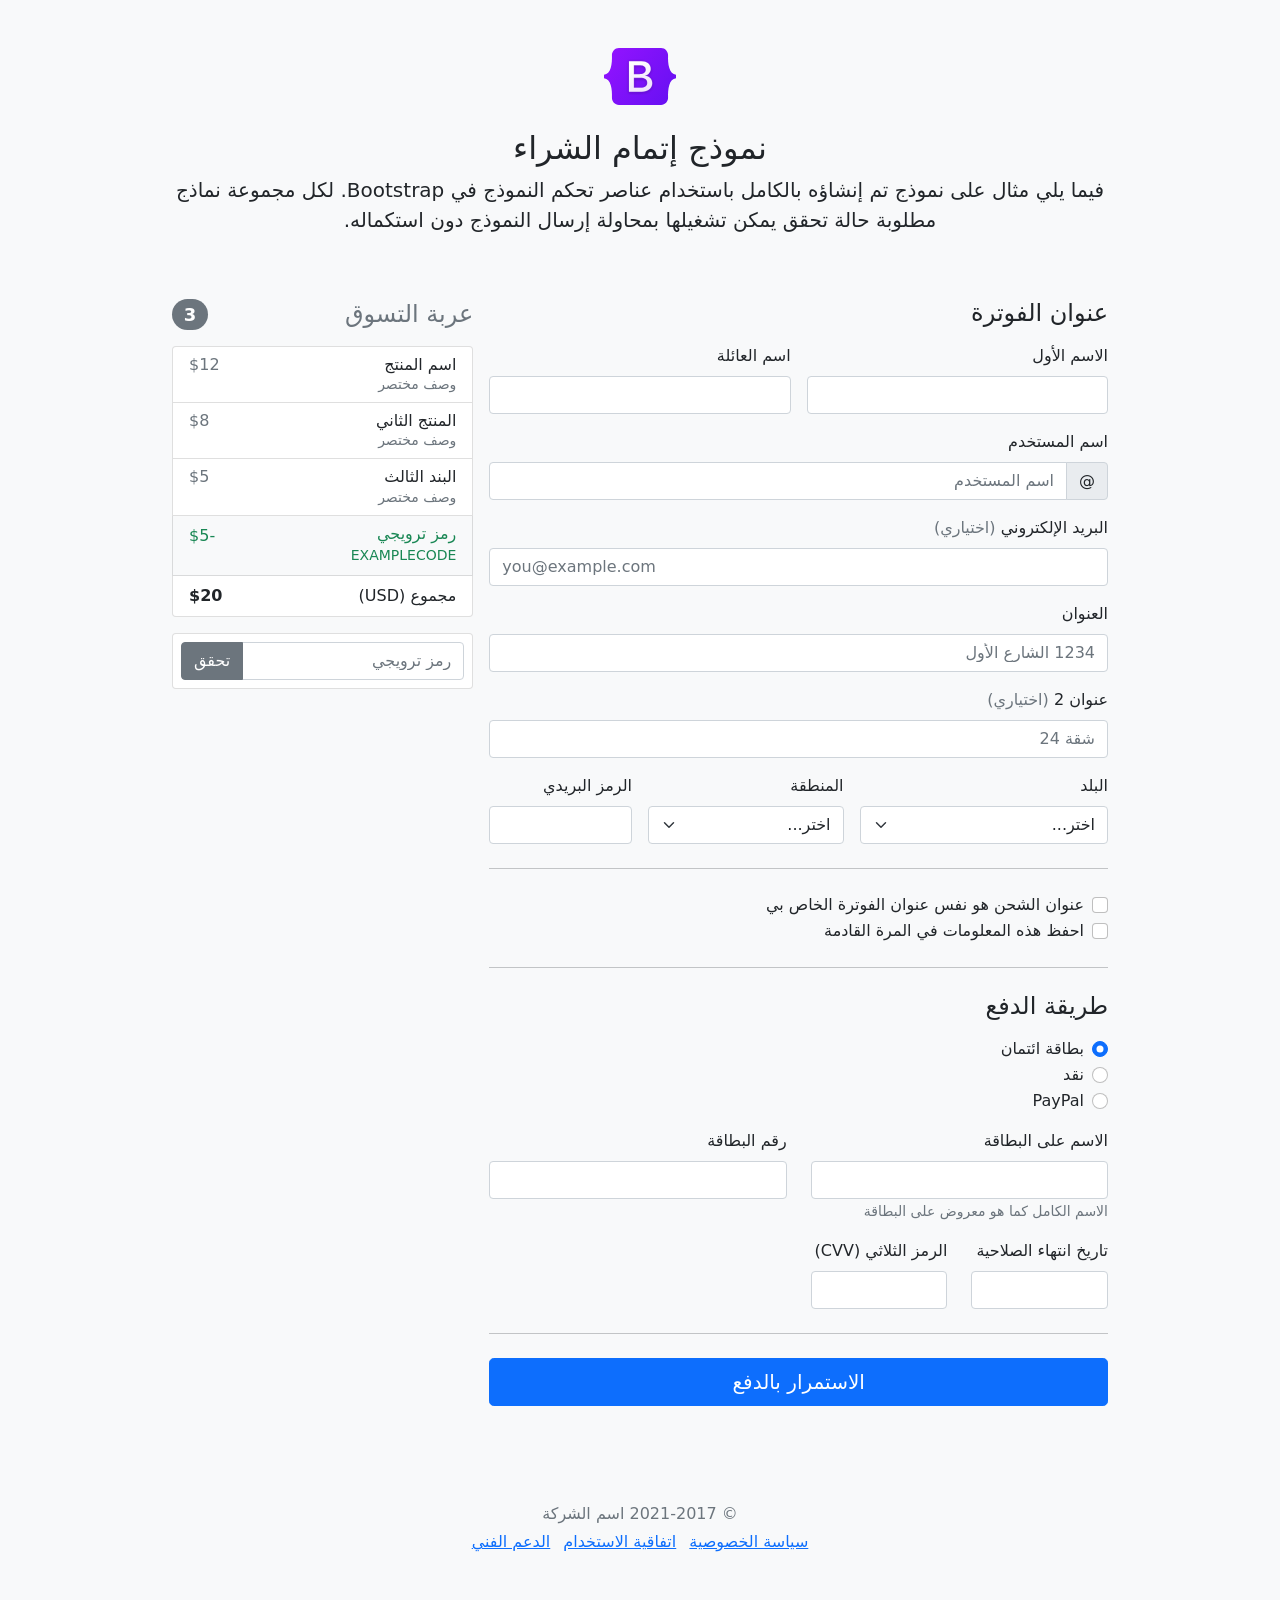
<file: bootstrap-5.0.2-examples/checkout-rtl/index.html>
<!doctype html>
<html lang="ar" dir="rtl">
  <head>
    <meta charset="utf-8">
    <meta name="viewport" content="width=device-width, initial-scale=1">
    <meta name="description" content="">
    <meta name="author" content="Mark Otto, Jacob Thornton, and Bootstrap contributors">
    <meta name="generator" content="Hugo 0.84.0">
    <title>مثال إتمام الشراء · Bootstrap v5.0</title>

    <link rel="canonical" href="https://getbootstrap.com/docs/5.0/examples/checkout-rtl/">

    

    <!-- Bootstrap core CSS -->
<link href="../assets/dist/css/bootstrap.rtl.min.css" rel="stylesheet">

    <style>
      .bd-placeholder-img {
        font-size: 1.125rem;
        text-anchor: middle;
        -webkit-user-select: none;
        -moz-user-select: none;
        user-select: none;
      }

      @media (min-width: 768px) {
        .bd-placeholder-img-lg {
          font-size: 3.5rem;
        }
      }
    </style>

    
    <!-- Custom styles for this template -->
    <link href="../checkout/form-validation.css" rel="stylesheet">
  </head>
  <body class="bg-light">
    
<div class="container">
  <main>
    <div class="py-5 text-center">
      <img class="d-block mx-auto mb-4" src="../assets/brand/bootstrap-logo.svg" alt="" width="72" height="57">
      <h2>نموذج إتمام الشراء</h2>
      <p class="lead">فيما يلي مثال على نموذج تم إنشاؤه بالكامل باستخدام عناصر تحكم النموذج في Bootstrap. لكل مجموعة نماذج مطلوبة حالة تحقق يمكن تشغيلها بمحاولة إرسال النموذج دون استكماله.</p>
    </div>

    <div class="row g-3">
      <div class="col-md-5 col-lg-4 order-md-last">
        <h4 class="d-flex justify-content-between align-items-center mb-3">
          <span class="text-muted">عربة التسوق</span>
          <span class="badge bg-secondary rounded-pill">3</span>
        </h4>
        <ul class="list-group mb-3">
          <li class="list-group-item d-flex justify-content-between lh-sm">
            <div>
              <h6 class="my-0">اسم المنتج</h6>
              <small class="text-muted">وصف مختصر</small>
            </div>
            <span class="text-muted">$12</span>
          </li>
          <li class="list-group-item d-flex justify-content-between lh-sm">
            <div>
              <h6 class="my-0">المنتج الثاني</h6>
              <small class="text-muted">وصف مختصر</small>
            </div>
            <span class="text-muted">$8</span>
          </li>
          <li class="list-group-item d-flex justify-content-between lh-sm">
            <div>
              <h6 class="my-0">البند الثالث</h6>
              <small class="text-muted">وصف مختصر</small>
            </div>
            <span class="text-muted">$5</span>
          </li>
          <li class="list-group-item d-flex justify-content-between bg-light">
            <div class="text-success">
              <h6 class="my-0">رمز ترويجي</h6>
              <small>EXAMPLECODE</small>
            </div>
            <span class="text-success">-$5</span>
          </li>
          <li class="list-group-item d-flex justify-content-between">
            <span>مجموع (USD)</span>
            <strong>$20</strong>
          </li>
        </ul>

        <form class="card p-2">
          <div class="input-group">
            <input type="text" class="form-control" placeholder="رمز ترويجي">
            <button type="submit" class="btn btn-secondary">تحقق</button>
          </div>
        </form>
      </div>
      <div class="col-md-7 col-lg-8">
        <h4 class="mb-3">عنوان الفوترة</h4>
        <form class="needs-validation" novalidate>
          <div class="row g-3">
            <div class="col-sm-6">
              <label for="firstName" class="form-label">الاسم الأول</label>
              <input type="text" class="form-control" id="firstName" placeholder="" value="" required>
              <div class="invalid-feedback">
                يرجى إدخال اسم أول صحيح.
              </div>
            </div>

            <div class="col-sm-6">
              <label for="lastName" class="form-label">اسم العائلة</label>
              <input type="text" class="form-control" id="lastName" placeholder="" value="" required>
              <div class="invalid-feedback">
                يرجى إدخال اسم عائلة صحيح.
              </div>
            </div>

            <div class="col-12">
              <label for="username" class="form-label">اسم المستخدم</label>
              <div class="input-group has-validation">
                <span class="input-group-text">@</span>
                <input type="text" class="form-control" id="username" placeholder="اسم المستخدم" required>
              <div class="invalid-feedback">
                اسم المستخدم الخاص بك مطلوب.
                </div>
              </div>
            </div>

            <div class="col-12">
              <label for="email" class="form-label">البريد الإلكتروني <span class="text-muted">(اختياري)</span></label>
              <input type="email" class="form-control" id="email" placeholder="you@example.com">
              <div class="invalid-feedback">
                يرجى إدخال عنوان بريد إلكتروني صحيح لتصلكم تحديثات الشحن.
              </div>
            </div>

            <div class="col-12">
              <label for="address" class="form-label">العنوان</label>
              <input type="text" class="form-control" id="address" placeholder="1234 الشارع الأول" required>
              <div class="invalid-feedback">
                يرجى إدخال عنوان الشحن الخاص بك.
              </div>
            </div>

            <div class="col-12">
              <label for="address2" class="form-label">عنوان 2 <span class="text-muted">(اختياري)</span></label>
              <input type="text" class="form-control" id="address2" placeholder="شقة 24">
            </div>

            <div class="col-md-5">
              <label for="country" class="form-label">البلد</label>
              <select class="form-select" id="country" required>
                <option value="">اختر...</option>
                <option>الولايات المتحدة الأمريكية</option>
              </select>
              <div class="invalid-feedback">
                يرجى اختيار بلد صحيح.
              </div>
            </div>

            <div class="col-md-4">
              <label for="state" class="form-label">المنطقة</label>
              <select class="form-select" id="state" required>
                <option value="">اختر...</option>
                <option>كاليفورنيا</option>
              </select>
              <div class="invalid-feedback">
                يرجى اختيار اسم منطقة صحيح.
              </div>
            </div>

            <div class="col-md-3">
              <label for="zip" class="form-label">الرمز البريدي</label>
              <input type="text" class="form-control" id="zip" placeholder="" required>
              <div class="invalid-feedback">
                الرمز البريدي مطلوب.
              </div>
            </div>
          </div>

          <hr class="my-4">

          <div class="form-check">
            <input type="checkbox" class="form-check-input" id="same-address">
            <label class="form-check-label" for="same-address">عنوان الشحن هو نفس عنوان الفوترة الخاص بي</label>
          </div>

          <div class="form-check">
            <input type="checkbox" class="form-check-input" id="save-info">
            <label class="form-check-label" for="save-info">احفظ هذه المعلومات في المرة القادمة</label>
          </div>

          <hr class="my-4">

          <h4 class="mb-3">طريقة الدفع</h4>

          <div class="my-3">
            <div class="form-check">
              <input id="credit" name="paymentMethod" type="radio" class="form-check-input" checked required>
              <label class="form-check-label" for="credit">بطاقة ائتمان</label>
            </div>
            <div class="form-check">
              <input id="cash" name="paymentMethod" type="radio" class="form-check-input" required>
              <label class="form-check-label" for="cash">نقد</label>
            </div>
            <div class="form-check">
              <input id="paypal" name="paymentMethod" type="radio" class="form-check-input" required>
              <label class="form-check-label" for="paypal">PayPal</label>
            </div>
          </div>

          <div class="row gy-3">
            <div class="col-md-6">
              <label for="cc-name" class="form-label">الاسم على البطاقة</label>
              <input type="text" class="form-control" id="cc-name" placeholder="" required>
              <small class="text-muted">الاسم الكامل كما هو معروض على البطاقة</small>
              <div class="invalid-feedback">
                الاسم على البطاقة مطلوب
              </div>
            </div>

            <div class="col-md-6">
              <label for="cc-number" class="form-label">رقم البطاقة</label>
              <input type="text" class="form-control" id="cc-number" placeholder="" required>
              <div class="invalid-feedback">
                رقم بطاقة الائتمان مطلوب
              </div>
            </div>

            <div class="col-md-3">
              <label for="cc-expiration" class="form-label">تاريخ انتهاء الصلاحية</label>
              <input type="text" class="form-control" id="cc-expiration" placeholder="" required>
              <div class="invalid-feedback">
                تاريخ انتهاء الصلاحية مطلوب
              </div>
            </div>

            <div class="col-md-3">
              <label for="cc-cvv" class="form-label">الرمز الثلاثي (CVV)</label>
              <input type="text" class="form-control" id="cc-cvv" placeholder="" required>
              <div class="invalid-feedback">
                رمز الحماية مطلوب
              </div>
            </div>
          </div>

          <hr class="my-4">

          <button class="w-100 btn btn-primary btn-lg" type="submit">الاستمرار بالدفع</button>
        </form>
      </div>
    </div>
  </main>
  <footer class="my-5 pt-5 text-muted text-center text-small">
    <p class="mb-1">&copy; 2021-2017 اسم الشركة</p>
    <ul class="list-inline">
      <li class="list-inline-item"><a href="#">سياسة الخصوصية</a></li>
      <li class="list-inline-item"><a href="#">اتفاقية الاستخدام</a></li>
      <li class="list-inline-item"><a href="#">الدعم الفني</a></li>
    </ul>
  </footer>
</div>


    <script src="../assets/dist/js/bootstrap.bundle.min.js"></script>

      <script src="../checkout/form-validation.js"></script>
  </body>
</html>
</file>
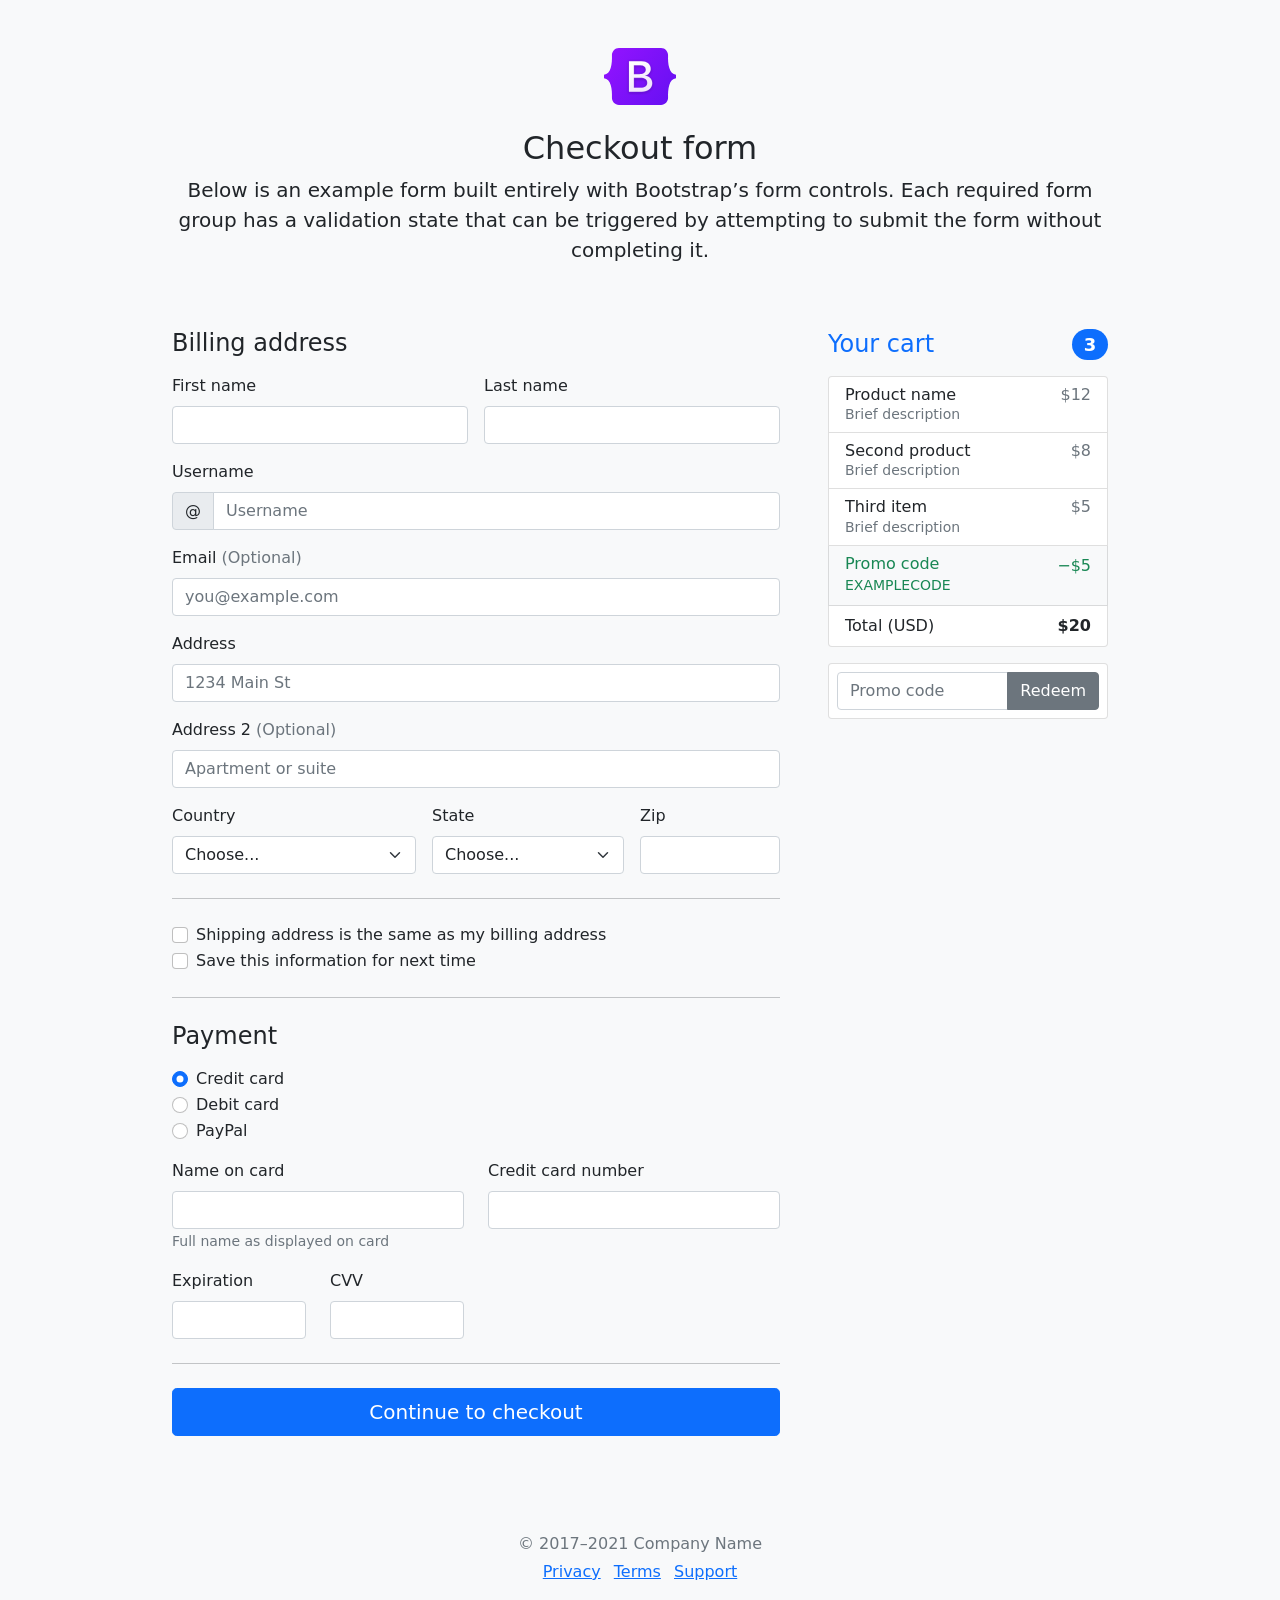
<file: bootstrap-5.0.2-examples/checkout/index.html>
<!doctype html>
<html lang="en">
  <head>
    <meta charset="utf-8">
    <meta name="viewport" content="width=device-width, initial-scale=1">
    <meta name="description" content="">
    <meta name="author" content="Mark Otto, Jacob Thornton, and Bootstrap contributors">
    <meta name="generator" content="Hugo 0.84.0">
    <title>Checkout example · Bootstrap v5.0</title>

    <link rel="canonical" href="https://getbootstrap.com/docs/5.0/examples/checkout/">

    

    <!-- Bootstrap core CSS -->
<link href="../assets/dist/css/bootstrap.min.css" rel="stylesheet">

    <style>
      .bd-placeholder-img {
        font-size: 1.125rem;
        text-anchor: middle;
        -webkit-user-select: none;
        -moz-user-select: none;
        user-select: none;
      }

      @media (min-width: 768px) {
        .bd-placeholder-img-lg {
          font-size: 3.5rem;
        }
      }
    </style>

    
    <!-- Custom styles for this template -->
    <link href="form-validation.css" rel="stylesheet">
  </head>
  <body class="bg-light">
    
<div class="container">
  <main>
    <div class="py-5 text-center">
      <img class="d-block mx-auto mb-4" src="../assets/brand/bootstrap-logo.svg" alt="" width="72" height="57">
      <h2>Checkout form</h2>
      <p class="lead">Below is an example form built entirely with Bootstrap’s form controls. Each required form group has a validation state that can be triggered by attempting to submit the form without completing it.</p>
    </div>

    <div class="row g-5">
      <div class="col-md-5 col-lg-4 order-md-last">
        <h4 class="d-flex justify-content-between align-items-center mb-3">
          <span class="text-primary">Your cart</span>
          <span class="badge bg-primary rounded-pill">3</span>
        </h4>
        <ul class="list-group mb-3">
          <li class="list-group-item d-flex justify-content-between lh-sm">
            <div>
              <h6 class="my-0">Product name</h6>
              <small class="text-muted">Brief description</small>
            </div>
            <span class="text-muted">$12</span>
          </li>
          <li class="list-group-item d-flex justify-content-between lh-sm">
            <div>
              <h6 class="my-0">Second product</h6>
              <small class="text-muted">Brief description</small>
            </div>
            <span class="text-muted">$8</span>
          </li>
          <li class="list-group-item d-flex justify-content-between lh-sm">
            <div>
              <h6 class="my-0">Third item</h6>
              <small class="text-muted">Brief description</small>
            </div>
            <span class="text-muted">$5</span>
          </li>
          <li class="list-group-item d-flex justify-content-between bg-light">
            <div class="text-success">
              <h6 class="my-0">Promo code</h6>
              <small>EXAMPLECODE</small>
            </div>
            <span class="text-success">−$5</span>
          </li>
          <li class="list-group-item d-flex justify-content-between">
            <span>Total (USD)</span>
            <strong>$20</strong>
          </li>
        </ul>

        <form class="card p-2">
          <div class="input-group">
            <input type="text" class="form-control" placeholder="Promo code">
            <button type="submit" class="btn btn-secondary">Redeem</button>
          </div>
        </form>
      </div>
      <div class="col-md-7 col-lg-8">
        <h4 class="mb-3">Billing address</h4>
        <form class="needs-validation" novalidate>
          <div class="row g-3">
            <div class="col-sm-6">
              <label for="firstName" class="form-label">First name</label>
              <input type="text" class="form-control" id="firstName" placeholder="" value="" required>
              <div class="invalid-feedback">
                Valid first name is required.
              </div>
            </div>

            <div class="col-sm-6">
              <label for="lastName" class="form-label">Last name</label>
              <input type="text" class="form-control" id="lastName" placeholder="" value="" required>
              <div class="invalid-feedback">
                Valid last name is required.
              </div>
            </div>

            <div class="col-12">
              <label for="username" class="form-label">Username</label>
              <div class="input-group has-validation">
                <span class="input-group-text">@</span>
                <input type="text" class="form-control" id="username" placeholder="Username" required>
              <div class="invalid-feedback">
                  Your username is required.
                </div>
              </div>
            </div>

            <div class="col-12">
              <label for="email" class="form-label">Email <span class="text-muted">(Optional)</span></label>
              <input type="email" class="form-control" id="email" placeholder="you@example.com">
              <div class="invalid-feedback">
                Please enter a valid email address for shipping updates.
              </div>
            </div>

            <div class="col-12">
              <label for="address" class="form-label">Address</label>
              <input type="text" class="form-control" id="address" placeholder="1234 Main St" required>
              <div class="invalid-feedback">
                Please enter your shipping address.
              </div>
            </div>

            <div class="col-12">
              <label for="address2" class="form-label">Address 2 <span class="text-muted">(Optional)</span></label>
              <input type="text" class="form-control" id="address2" placeholder="Apartment or suite">
            </div>

            <div class="col-md-5">
              <label for="country" class="form-label">Country</label>
              <select class="form-select" id="country" required>
                <option value="">Choose...</option>
                <option>United States</option>
              </select>
              <div class="invalid-feedback">
                Please select a valid country.
              </div>
            </div>

            <div class="col-md-4">
              <label for="state" class="form-label">State</label>
              <select class="form-select" id="state" required>
                <option value="">Choose...</option>
                <option>California</option>
              </select>
              <div class="invalid-feedback">
                Please provide a valid state.
              </div>
            </div>

            <div class="col-md-3">
              <label for="zip" class="form-label">Zip</label>
              <input type="text" class="form-control" id="zip" placeholder="" required>
              <div class="invalid-feedback">
                Zip code required.
              </div>
            </div>
          </div>

          <hr class="my-4">

          <div class="form-check">
            <input type="checkbox" class="form-check-input" id="same-address">
            <label class="form-check-label" for="same-address">Shipping address is the same as my billing address</label>
          </div>

          <div class="form-check">
            <input type="checkbox" class="form-check-input" id="save-info">
            <label class="form-check-label" for="save-info">Save this information for next time</label>
          </div>

          <hr class="my-4">

          <h4 class="mb-3">Payment</h4>

          <div class="my-3">
            <div class="form-check">
              <input id="credit" name="paymentMethod" type="radio" class="form-check-input" checked required>
              <label class="form-check-label" for="credit">Credit card</label>
            </div>
            <div class="form-check">
              <input id="debit" name="paymentMethod" type="radio" class="form-check-input" required>
              <label class="form-check-label" for="debit">Debit card</label>
            </div>
            <div class="form-check">
              <input id="paypal" name="paymentMethod" type="radio" class="form-check-input" required>
              <label class="form-check-label" for="paypal">PayPal</label>
            </div>
          </div>

          <div class="row gy-3">
            <div class="col-md-6">
              <label for="cc-name" class="form-label">Name on card</label>
              <input type="text" class="form-control" id="cc-name" placeholder="" required>
              <small class="text-muted">Full name as displayed on card</small>
              <div class="invalid-feedback">
                Name on card is required
              </div>
            </div>

            <div class="col-md-6">
              <label for="cc-number" class="form-label">Credit card number</label>
              <input type="text" class="form-control" id="cc-number" placeholder="" required>
              <div class="invalid-feedback">
                Credit card number is required
              </div>
            </div>

            <div class="col-md-3">
              <label for="cc-expiration" class="form-label">Expiration</label>
              <input type="text" class="form-control" id="cc-expiration" placeholder="" required>
              <div class="invalid-feedback">
                Expiration date required
              </div>
            </div>

            <div class="col-md-3">
              <label for="cc-cvv" class="form-label">CVV</label>
              <input type="text" class="form-control" id="cc-cvv" placeholder="" required>
              <div class="invalid-feedback">
                Security code required
              </div>
            </div>
          </div>

          <hr class="my-4">

          <button class="w-100 btn btn-primary btn-lg" type="submit">Continue to checkout</button>
        </form>
      </div>
    </div>
  </main>

  <footer class="my-5 pt-5 text-muted text-center text-small">
    <p class="mb-1">&copy; 2017–2021 Company Name</p>
    <ul class="list-inline">
      <li class="list-inline-item"><a href="#">Privacy</a></li>
      <li class="list-inline-item"><a href="#">Terms</a></li>
      <li class="list-inline-item"><a href="#">Support</a></li>
    </ul>
  </footer>
</div>


    <script src="../assets/dist/js/bootstrap.bundle.min.js"></script>

      <script src="form-validation.js"></script>
  </body>
</html>
</file>
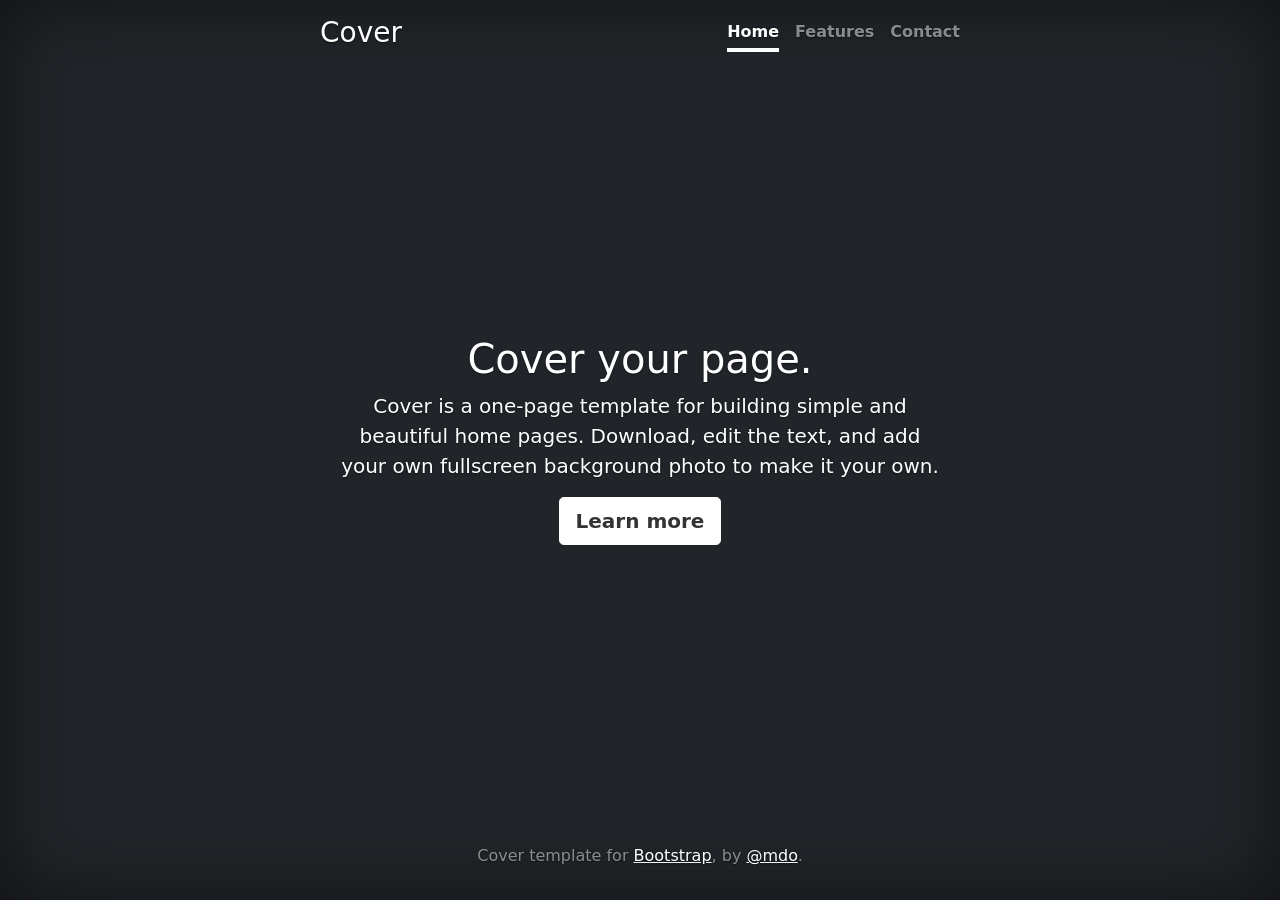
<file: bootstrap-5.0.2-examples/cover/index.html>
<!doctype html>
<html lang="en" class="h-100">
  <head>
    <meta charset="utf-8">
    <meta name="viewport" content="width=device-width, initial-scale=1">
    <meta name="description" content="">
    <meta name="author" content="Mark Otto, Jacob Thornton, and Bootstrap contributors">
    <meta name="generator" content="Hugo 0.84.0">
    <title>Cover Template · Bootstrap v5.0</title>

    <link rel="canonical" href="https://getbootstrap.com/docs/5.0/examples/cover/">

    

    <!-- Bootstrap core CSS -->
<link href="../assets/dist/css/bootstrap.min.css" rel="stylesheet">

    <style>
      .bd-placeholder-img {
        font-size: 1.125rem;
        text-anchor: middle;
        -webkit-user-select: none;
        -moz-user-select: none;
        user-select: none;
      }

      @media (min-width: 768px) {
        .bd-placeholder-img-lg {
          font-size: 3.5rem;
        }
      }
    </style>

    
    <!-- Custom styles for this template -->
    <link href="cover.css" rel="stylesheet">
  </head>
  <body class="d-flex h-100 text-center text-white bg-dark">
    
<div class="cover-container d-flex w-100 h-100 p-3 mx-auto flex-column">
  <header class="mb-auto">
    <div>
      <h3 class="float-md-start mb-0">Cover</h3>
      <nav class="nav nav-masthead justify-content-center float-md-end">
        <a class="nav-link active" aria-current="page" href="#">Home</a>
        <a class="nav-link" href="#">Features</a>
        <a class="nav-link" href="#">Contact</a>
      </nav>
    </div>
  </header>

  <main class="px-3">
    <h1>Cover your page.</h1>
    <p class="lead">Cover is a one-page template for building simple and beautiful home pages. Download, edit the text, and add your own fullscreen background photo to make it your own.</p>
    <p class="lead">
      <a href="#" class="btn btn-lg btn-secondary fw-bold border-white bg-white">Learn more</a>
    </p>
  </main>

  <footer class="mt-auto text-white-50">
    <p>Cover template for <a href="https://getbootstrap.com/" class="text-white">Bootstrap</a>, by <a href="https://twitter.com/mdo" class="text-white">@mdo</a>.</p>
  </footer>
</div>


    
  </body>
</html>
</file>
<file: blog/blog.css>
/* stylelint-disable selector-list-comma-newline-after */

.blog-header {
  line-height: 1;
  border-bottom: 1px solid #e5e5e5;
}

.blog-header-logo {
  font-family: "Playfair Display", Georgia, "Times New Roman", serif/*rtl:Amiri, Georgia, "Times New Roman", serif*/;
  font-size: 2.25rem;
}

.blog-header-logo:hover {
  text-decoration: none;
}

h1, h2, h3, h4, h5, h6 {
  font-family: "Playfair Display", Georgia, "Times New Roman", serif/*rtl:Amiri, Georgia, "Times New Roman", serif*/;
}

.display-4 {
  font-size: 2.5rem;
}
@media (min-width: 768px) {
  .display-4 {
    font-size: 3rem;
  }
}

.nav-scroller {
  position: relative;
  z-index: 2;
  height: 2.75rem;
  /* overflow-y: hidden; */
}

.nav-scroller .nav {
  display: flex;
  flex-wrap: nowrap;
  /* padding-bottom: 1rem; */
  margin-top: -1px;
  overflow-x: auto;
  text-align: center;
  white-space: nowrap;
  -webkit-overflow-scrolling: touch;
}

.nav-scroller .nav-link {
  padding-top: .75rem;
  padding-bottom: .75rem;
  font-size: .875rem;
}

.card-img-right {
  height: 100%;
  border-radius: 0 3px 3px 0;
}

.flex-auto {
  flex: 0 0 auto;
}

.h-250 { height: 250px; }
@media (min-width: 768px) {
  .h-md-250 { height: 250px; }
}

/* Pagination */
.blog-pagination {
  margin-bottom: 4rem;
}
.blog-pagination > .btn {
  border-radius: 2rem;
}

/*
 * Blog posts
 */
.blog-post {
  margin-bottom: 4rem;
}
.blog-post-title {
  margin-bottom: .25rem;
  font-size: 2.5rem;
}
.blog-post-meta {
  margin-bottom: 1.25rem;
  color: #727272;
}

/*
 * Footer
 */
.blog-footer {
  padding: 0.75rem 0;
  color: #727272;
  text-align: center;
  background-color: #f9f9f9;
  border-top: .05rem solid #e5e5e5;
}
.blog-footer p:last-child {
  margin-bottom: 0;
}
</file>
<file: bootstrap-5.0.2-examples/blog/blog.rtl.css>
/* stylelint-disable selector-list-comma-newline-after */

.blog-header {
  line-height: 1;
  border-bottom: 1px solid #e5e5e5;
}

.blog-header-logo {
  font-family: Amiri, Georgia, "Times New Roman", serif;
  font-size: 2.25rem;
}

.blog-header-logo:hover {
  text-decoration: none;
}

h1, h2, h3, h4, h5, h6 {
  font-family: Amiri, Georgia, "Times New Roman", serif;
}

.display-4 {
  font-size: 2.5rem;
}
@media (min-width: 768px) {
  .display-4 {
    font-size: 3rem;
  }
}

.nav-scroller {
  position: relative;
  z-index: 2;
  height: 2.75rem;
  overflow-y: hidden;
}

.nav-scroller .nav {
  display: flex;
  flex-wrap: nowrap;
  padding-bottom: 1rem;
  margin-top: -1px;
  overflow-x: auto;
  text-align: center;
  white-space: nowrap;
  -webkit-overflow-scrolling: touch;
}

.nav-scroller .nav-link {
  padding-top: .75rem;
  padding-bottom: .75rem;
  font-size: .875rem;
}

.card-img-right {
  height: 100%;
  border-radius: 3px 0 0 3px;
}

.flex-auto {
  flex: 0 0 auto;
}

.h-250 { height: 250px; }
@media (min-width: 768px) {
  .h-md-250 { height: 250px; }
}

/* Pagination */
.blog-pagination {
  margin-bottom: 4rem;
}
.blog-pagination > .btn {
  border-radius: 2rem;
}

/*
 * Blog posts
 */
.blog-post {
  margin-bottom: 4rem;
}
.blog-post-title {
  margin-bottom: .25rem;
  font-size: 2.5rem;
}
.blog-post-meta {
  margin-bottom: 1.25rem;
  color: #727272;
}

/*
 * Footer
 */
.blog-footer {
  padding: 2.5rem 0;
  color: #727272;
  text-align: center;
  background-color: #f9f9f9;
  border-top: .05rem solid #e5e5e5;
}
.blog-footer p:last-child {
  margin-bottom: 0;
}
</file>
<file: bootstrap-5.0.2-examples/blog/blog.css>
/* stylelint-disable selector-list-comma-newline-after */

.blog-header {
  line-height: 1;
  border-bottom: 1px solid #e5e5e5;
}

.blog-header-logo {
  font-family: "Playfair Display", Georgia, "Times New Roman", serif/*rtl:Amiri, Georgia, "Times New Roman", serif*/;
  font-size: 2.25rem;
}

.blog-header-logo:hover {
  text-decoration: none;
}

h1, h2, h3, h4, h5, h6 {
  font-family: "Playfair Display", Georgia, "Times New Roman", serif/*rtl:Amiri, Georgia, "Times New Roman", serif*/;
}

.display-4 {
  font-size: 2.5rem;
}
@media (min-width: 768px) {
  .display-4 {
    font-size: 3rem;
  }
}

.nav-scroller {
  position: relative;
  z-index: 2;
  height: 2.75rem;
  overflow-y: hidden;
}

.nav-scroller .nav {
  display: flex;
  flex-wrap: nowrap;
  padding-bottom: 1rem;
  margin-top: -1px;
  overflow-x: auto;
  text-align: center;
  white-space: nowrap;
  -webkit-overflow-scrolling: touch;
}

.nav-scroller .nav-link {
  padding-top: .75rem;
  padding-bottom: .75rem;
  font-size: .875rem;
}

.card-img-right {
  height: 100%;
  border-radius: 0 3px 3px 0;
}

.flex-auto {
  flex: 0 0 auto;
}

.h-250 { height: 250px; }
@media (min-width: 768px) {
  .h-md-250 { height: 250px; }
}

/* Pagination */
.blog-pagination {
  margin-bottom: 4rem;
}
.blog-pagination > .btn {
  border-radius: 2rem;
}

/*
 * Blog posts
 */
.blog-post {
  margin-bottom: 4rem;
}
.blog-post-title {
  margin-bottom: .25rem;
  font-size: 2.5rem;
}
.blog-post-meta {
  margin-bottom: 1.25rem;
  color: #727272;
}

/*
 * Footer
 */
.blog-footer {
  padding: 2.5rem 0;
  color: #727272;
  text-align: center;
  background-color: #f9f9f9;
  border-top: .05rem solid #e5e5e5;
}
.blog-footer p:last-child {
  margin-bottom: 0;
}
</file>
<file: bootstrap-5.0.2-examples/carousel/carousel.rtl.css>
/* GLOBAL STYLES
-------------------------------------------------- */
/* Padding below the footer and lighter body text */

body {
  padding-top: 3rem;
  padding-bottom: 3rem;
  color: #5a5a5a;
}


/* CUSTOMIZE THE CAROUSEL
-------------------------------------------------- */

/* Carousel base class */
.carousel {
  margin-bottom: 4rem;
}
/* Since positioning the image, we need to help out the caption */
.carousel-caption {
  bottom: 3rem;
  z-index: 10;
}

/* Declare heights because of positioning of img element */
.carousel-item {
  height: 32rem;
}
.carousel-item > img {
  position: absolute;
  top: 0;
  right: 0;
  min-width: 100%;
  height: 32rem;
}


/* MARKETING CONTENT
-------------------------------------------------- */

/* Center align the text within the three columns below the carousel */
.marketing .col-lg-4 {
  margin-bottom: 1.5rem;
  text-align: center;
}
.marketing h2 {
  font-weight: 400;
}
.marketing .col-lg-4 p {
  margin-right: .75rem;
  margin-left: .75rem;
}


/* Featurettes
------------------------- */

.featurette-divider {
  margin: 5rem 0; /* Space out the Bootstrap <hr> more */
}

/* Thin out the marketing headings */
.featurette-heading {
  font-weight: 300;
  line-height: 1;
}


/* RESPONSIVE CSS
-------------------------------------------------- */

@media (min-width: 40em) {
  /* Bump up size of carousel content */
  .carousel-caption p {
    margin-bottom: 1.25rem;
    font-size: 1.25rem;
    line-height: 1.4;
  }

  .featurette-heading {
    font-size: 50px;
  }
}

@media (min-width: 62em) {
  .featurette-heading {
    margin-top: 7rem;
  }
}
</file>
<file: bootstrap-5.0.2-examples/carousel/carousel.css>
/* GLOBAL STYLES
-------------------------------------------------- */
/* Padding below the footer and lighter body text */

body {
  padding-top: 3rem;
  padding-bottom: 3rem;
  color: #5a5a5a;
}


/* CUSTOMIZE THE CAROUSEL
-------------------------------------------------- */

/* Carousel base class */
.carousel {
  margin-bottom: 4rem;
}
/* Since positioning the image, we need to help out the caption */
.carousel-caption {
  bottom: 3rem;
  z-index: 10;
}

/* Declare heights because of positioning of img element */
.carousel-item {
  height: 32rem;
}
.carousel-item > img {
  position: absolute;
  top: 0;
  left: 0;
  min-width: 100%;
  height: 32rem;
}


/* MARKETING CONTENT
-------------------------------------------------- */

/* Center align the text within the three columns below the carousel */
.marketing .col-lg-4 {
  margin-bottom: 1.5rem;
  text-align: center;
}
.marketing h2 {
  font-weight: 400;
}
/* rtl:begin:ignore */
.marketing .col-lg-4 p {
  margin-right: .75rem;
  margin-left: .75rem;
}
/* rtl:end:ignore */


/* Featurettes
------------------------- */

.featurette-divider {
  margin: 5rem 0; /* Space out the Bootstrap <hr> more */
}

/* Thin out the marketing headings */
.featurette-heading {
  font-weight: 300;
  line-height: 1;
  /* rtl:remove */
  letter-spacing: -.05rem;
}


/* RESPONSIVE CSS
-------------------------------------------------- */

@media (min-width: 40em) {
  /* Bump up size of carousel content */
  .carousel-caption p {
    margin-bottom: 1.25rem;
    font-size: 1.25rem;
    line-height: 1.4;
  }

  .featurette-heading {
    font-size: 50px;
  }
}

@media (min-width: 62em) {
  .featurette-heading {
    margin-top: 7rem;
  }
}
</file>
<file: bootstrap-5.0.2-examples/checkout/form-validation.css>
.container {
  max-width: 960px;
}
</file>
<file: bootstrap-5.0.2-examples/cover/cover.css>
/*
 * Globals
 */


/* Custom default button */
.btn-secondary,
.btn-secondary:hover,
.btn-secondary:focus {
  color: #333;
  text-shadow: none; /* Prevent inheritance from `body` */
}


/*
 * Base structure
 */

body {
  text-shadow: 0 .05rem .1rem rgba(0, 0, 0, .5);
  box-shadow: inset 0 0 5rem rgba(0, 0, 0, .5);
}

.cover-container {
  max-width: 42em;
}


/*
 * Header
 */

.nav-masthead .nav-link {
  padding: .25rem 0;
  font-weight: 700;
  color: rgba(255, 255, 255, .5);
  background-color: transparent;
  border-bottom: .25rem solid transparent;
}

.nav-masthead .nav-link:hover,
.nav-masthead .nav-link:focus {
  border-bottom-color: rgba(255, 255, 255, .25);
}

.nav-masthead .nav-link + .nav-link {
  margin-left: 1rem;
}

.nav-masthead .active {
  color: #fff;
  border-bottom-color: #fff;
}
</file>
<file: bootstrap-5.0.2-examples/cheatsheet/cheatsheet.rtl.css>
body {
  scroll-behavior: smooth;
}

/**
 * Bootstrap "Journal code" icon
 * @link https://icons.getbootstrap.com/icons/journal-code/
 */
.bd-heading a::before {
  display: inline-block;
  width: 1em;
  height: 1em;
  margin-left: .25rem;
  content: "";
  background-image: url("data:image/svg+xml,%3Csvg xmlns='http://www.w3.org/2000/svg' fill='%25230d6efd' viewBox='0 0 16 16'%3E%3Cpath d='M4 1h8a2 2 0 0 1 2 2v10a2 2 0 0 1-2 2H4a2 2 0 0 1-2-2h1a1 1 0 0 0 1 1h8a1 1 0 0 0 1-1V3a1 1 0 0 0-1-1H4a1 1 0 0 0-1 1H2a2 2 0 0 1 2-2z'/%3E%3Cpath d='M2 5v-.5a.5.5 0 0 1 1 0V5h.5a.5.5 0 0 1 0 1h-2a.5.5 0 0 1 0-1H2zm0 3v-.5a.5.5 0 0 1 1 0V8h.5a.5.5 0 0 1 0 1h-2a.5.5 0 0 1 0-1H2zm0 3v-.5a.5.5 0 0 1 1 0v.5h.5a.5.5 0 0 1 0 1h-2a.5.5 0 0 1 0-1H2z'/%3E%3Cpath fill-rule='evenodd' d='M8.646 5.646a.5.5 0 0 1 .708 0l2 2a.5.5 0 0 1 0 .708l-2 2a.5.5 0 0 1-.708-.708L10.293 8 8.646 6.354a.5.5 0 0 1 0-.708zm-1.292 0a.5.5 0 0 0-.708 0l-2 2a.5.5 0 0 0 0 .708l2 2a.5.5 0 0 0 .708-.708L5.707 8l1.647-1.646a.5.5 0 0 0 0-.708z'/%3E%3C/svg%3E");
  background-size: 1em;
}

/* stylelint-disable-next-line selector-max-universal */
.bd-heading + div > * + * {
  margin-top: 3rem;
}

/* Table of contents */
.bd-aside a {
  padding: .1875rem .5rem;
  margin-top: .125rem;
  margin-right: .3125rem;
  color: rgba(0, 0, 0, .65);
  text-decoration: none;
}

.bd-aside a:hover,
.bd-aside a:focus {
  color: rgba(0, 0, 0, .85);
  background-color: rgba(121, 82, 179, .1);
}

.bd-aside .active {
  font-weight: 600;
  color: rgba(0, 0, 0, .85);
}

.bd-aside .btn {
  padding: .25rem .5rem;
  font-weight: 600;
  color: rgba(0, 0, 0, .65);
  border: 0;
}

.bd-aside .btn:hover,
.bd-aside .btn:focus {
  color: rgba(0, 0, 0, .85);
  background-color: rgba(121, 82, 179, .1);
}

.bd-aside .btn:focus {
  box-shadow: 0 0 0 1px rgba(121, 82, 179, .7);
}

.bd-aside .btn::before {
  width: 1.25em;
  line-height: 0;
  content: url("data:image/svg+xml,%3csvg xmlns='http://www.w3.org/2000/svg' width='16' height='16' viewBox='0 0 16 16'%3e%3cpath fill='none' stroke='rgba%280,0,0,.5%29' stroke-linecap='round' stroke-linejoin='round' stroke-width='2' d='M5 14l6-6-6-6'/%3e%3c/svg%3e");
  transition: transform .35s ease;
  transform: rotate(180deg) translateX(-2px);
  transform-origin: .5em 50%;
}

.bd-aside .btn[aria-expanded="true"]::before {
  transform: rotate(90deg);
}


/* Examples */
.scrollspy-example {
  position: relative;
  height: 200px;
  margin-top: .5rem;
  overflow: auto;
}

[id="modal"] .bd-example .btn,
[id="buttons"] .bd-example .btn,
[id="tooltips"] .bd-example .btn,
[id="popovers"] .bd-example .btn,
[id="dropdowns"] .bd-example .btn-group,
[id="dropdowns"] .bd-example .dropdown,
[id="dropdowns"] .bd-example .dropup,
[id="dropdowns"] .bd-example .dropend,
[id="dropdowns"] .bd-example .dropstart {
  margin: 0 0 1rem 1rem;
}

/* Layout */
@media (min-width: 1200px) {
  body {
    display: grid;
    gap: 1rem;
    grid-template-columns: 1fr 4fr 1fr;
    grid-template-rows: auto;
  }

  .bd-header {
    position: fixed;
    top: 0;
    right: 0;
    left: 0;
    z-index: 1030;
    grid-column: 1 / span 3;
  }

  .bd-aside,
  .bd-cheatsheet {
    padding-top: 4rem;
  }

  /**
   * 1. Too bad only Firefox supports subgrids ATM
   */
  .bd-cheatsheet,
  .bd-cheatsheet section,
  .bd-cheatsheet article {
    display: inherit; /* 1 */
    gap: inherit; /* 1 */
    grid-template-columns: 1fr 4fr;
    grid-column: 1 / span 2;
    grid-template-rows: auto;
  }

  .bd-aside {
    grid-area: 1 / 3;
    scroll-margin-top: 4rem;
  }

  .bd-cheatsheet section,
  .bd-cheatsheet section > h2 {
    top: 2rem;
    scroll-margin-top: 2rem;
  }

  .bd-cheatsheet section > h2::before {
    position: absolute;
    top: 0;
    right: 0;
    bottom: -2rem;
    left: 0;
    z-index: -1;
    content: "";
    background-image: linear-gradient(to bottom, rgba(255, 255, 255, 1) calc(100% - 3rem), rgba(255, 255, 255, .01));
  }

  .bd-cheatsheet article,
  .bd-cheatsheet .bd-heading {
    top: 8rem;
    scroll-margin-top: 8rem;
  }

  .bd-cheatsheet .bd-heading {
    z-index: 1;
  }
}
</file>
<file: bootstrap-5.0.2-examples/cheatsheet/cheatsheet.css>
body {
  scroll-behavior: smooth;
}

/**
 * Bootstrap "Journal code" icon
 * @link https://icons.getbootstrap.com/icons/journal-code/
 */
.bd-heading a::before {
  display: inline-block;
  width: 1em;
  height: 1em;
  margin-right: .25rem;
  content: "";
  background-image: url("data:image/svg+xml,%3Csvg xmlns='http://www.w3.org/2000/svg' fill='%25230d6efd' viewBox='0 0 16 16'%3E%3Cpath d='M4 1h8a2 2 0 0 1 2 2v10a2 2 0 0 1-2 2H4a2 2 0 0 1-2-2h1a1 1 0 0 0 1 1h8a1 1 0 0 0 1-1V3a1 1 0 0 0-1-1H4a1 1 0 0 0-1 1H2a2 2 0 0 1 2-2z'/%3E%3Cpath d='M2 5v-.5a.5.5 0 0 1 1 0V5h.5a.5.5 0 0 1 0 1h-2a.5.5 0 0 1 0-1H2zm0 3v-.5a.5.5 0 0 1 1 0V8h.5a.5.5 0 0 1 0 1h-2a.5.5 0 0 1 0-1H2zm0 3v-.5a.5.5 0 0 1 1 0v.5h.5a.5.5 0 0 1 0 1h-2a.5.5 0 0 1 0-1H2z'/%3E%3Cpath fill-rule='evenodd' d='M8.646 5.646a.5.5 0 0 1 .708 0l2 2a.5.5 0 0 1 0 .708l-2 2a.5.5 0 0 1-.708-.708L10.293 8 8.646 6.354a.5.5 0 0 1 0-.708zm-1.292 0a.5.5 0 0 0-.708 0l-2 2a.5.5 0 0 0 0 .708l2 2a.5.5 0 0 0 .708-.708L5.707 8l1.647-1.646a.5.5 0 0 0 0-.708z'/%3E%3C/svg%3E");
  background-size: 1em;
}

/* stylelint-disable-next-line selector-max-universal */
.bd-heading + div > * + * {
  margin-top: 3rem;
}

/* Table of contents */
.bd-aside a {
  padding: .1875rem .5rem;
  margin-top: .125rem;
  margin-left: .3125rem;
  color: rgba(0, 0, 0, .65);
  text-decoration: none;
}

.bd-aside a:hover,
.bd-aside a:focus {
  color: rgba(0, 0, 0, .85);
  background-color: rgba(121, 82, 179, .1);
}

.bd-aside .active {
  font-weight: 600;
  color: rgba(0, 0, 0, .85);
}

.bd-aside .btn {
  padding: .25rem .5rem;
  font-weight: 600;
  color: rgba(0, 0, 0, .65);
  border: 0;
}

.bd-aside .btn:hover,
.bd-aside .btn:focus {
  color: rgba(0, 0, 0, .85);
  background-color: rgba(121, 82, 179, .1);
}

.bd-aside .btn:focus {
  box-shadow: 0 0 0 1px rgba(121, 82, 179, .7);
}

.bd-aside .btn::before {
  width: 1.25em;
  line-height: 0;
  content: url("data:image/svg+xml,%3csvg xmlns='http://www.w3.org/2000/svg' width='16' height='16' viewBox='0 0 16 16'%3e%3cpath fill='none' stroke='rgba%280,0,0,.5%29' stroke-linecap='round' stroke-linejoin='round' stroke-width='2' d='M5 14l6-6-6-6'/%3e%3c/svg%3e");
  transition: transform .35s ease;

  /* rtl:raw:
  transform: rotate(180deg) translateX(-2px);
  */
  transform-origin: .5em 50%;
}

.bd-aside .btn[aria-expanded="true"]::before {
  transform: rotate(90deg)/* rtl:ignore */;
}


/* Examples */
.scrollspy-example {
  position: relative;
  height: 200px;
  margin-top: .5rem;
  overflow: auto;
}

[id="modal"] .bd-example .btn,
[id="buttons"] .bd-example .btn,
[id="tooltips"] .bd-example .btn,
[id="popovers"] .bd-example .btn,
[id="dropdowns"] .bd-example .btn-group,
[id="dropdowns"] .bd-example .dropdown,
[id="dropdowns"] .bd-example .dropup,
[id="dropdowns"] .bd-example .dropend,
[id="dropdowns"] .bd-example .dropstart {
  margin: 0 1rem 1rem 0;
}

/* Layout */
@media (min-width: 1200px) {
  body {
    display: grid;
    gap: 1rem;
    grid-template-columns: 1fr 4fr 1fr;
    grid-template-rows: auto;
  }

  .bd-header {
    position: fixed;
    top: 0;
    /* rtl:begin:ignore */
    right: 0;
    left: 0;
    /* rtl:end:ignore */
    z-index: 1030;
    grid-column: 1 / span 3;
  }

  .bd-aside,
  .bd-cheatsheet {
    padding-top: 4rem;
  }

  /**
   * 1. Too bad only Firefox supports subgrids ATM
   */
  .bd-cheatsheet,
  .bd-cheatsheet section,
  .bd-cheatsheet article {
    display: inherit; /* 1 */
    gap: inherit; /* 1 */
    grid-template-columns: 1fr 4fr;
    grid-column: 1 / span 2;
    grid-template-rows: auto;
  }

  .bd-aside {
    grid-area: 1 / 3;
    scroll-margin-top: 4rem;
  }

  .bd-cheatsheet section,
  .bd-cheatsheet section > h2 {
    top: 2rem;
    scroll-margin-top: 2rem;
  }

  .bd-cheatsheet section > h2::before {
    position: absolute;
    /* rtl:begin:ignore */
    top: 0;
    right: 0;
    bottom: -2rem;
    left: 0;
    /* rtl:end:ignore */
    z-index: -1;
    content: "";
    background-image: linear-gradient(to bottom, rgba(255, 255, 255, 1) calc(100% - 3rem), rgba(255, 255, 255, .01));
  }

  .bd-cheatsheet article,
  .bd-cheatsheet .bd-heading {
    top: 8rem;
    scroll-margin-top: 8rem;
  }

  .bd-cheatsheet .bd-heading {
    z-index: 1;
  }
}
</file>
